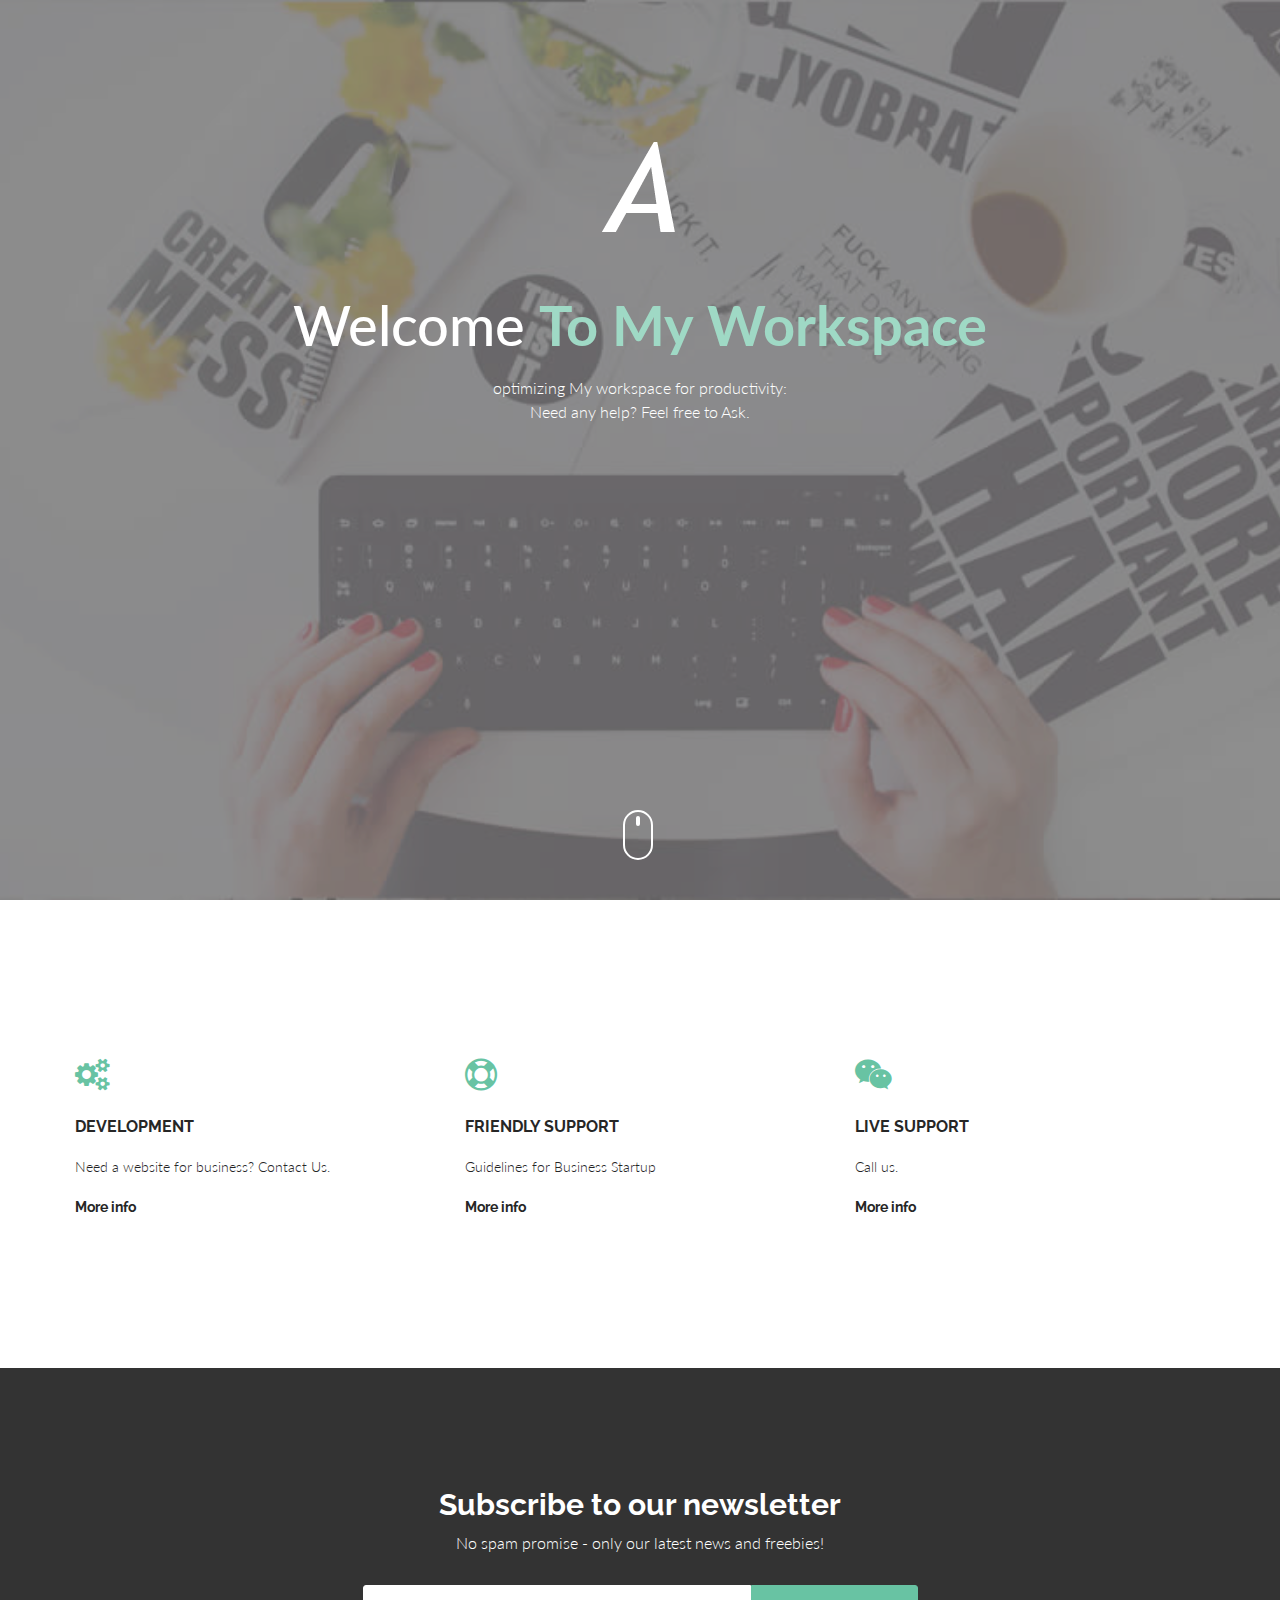
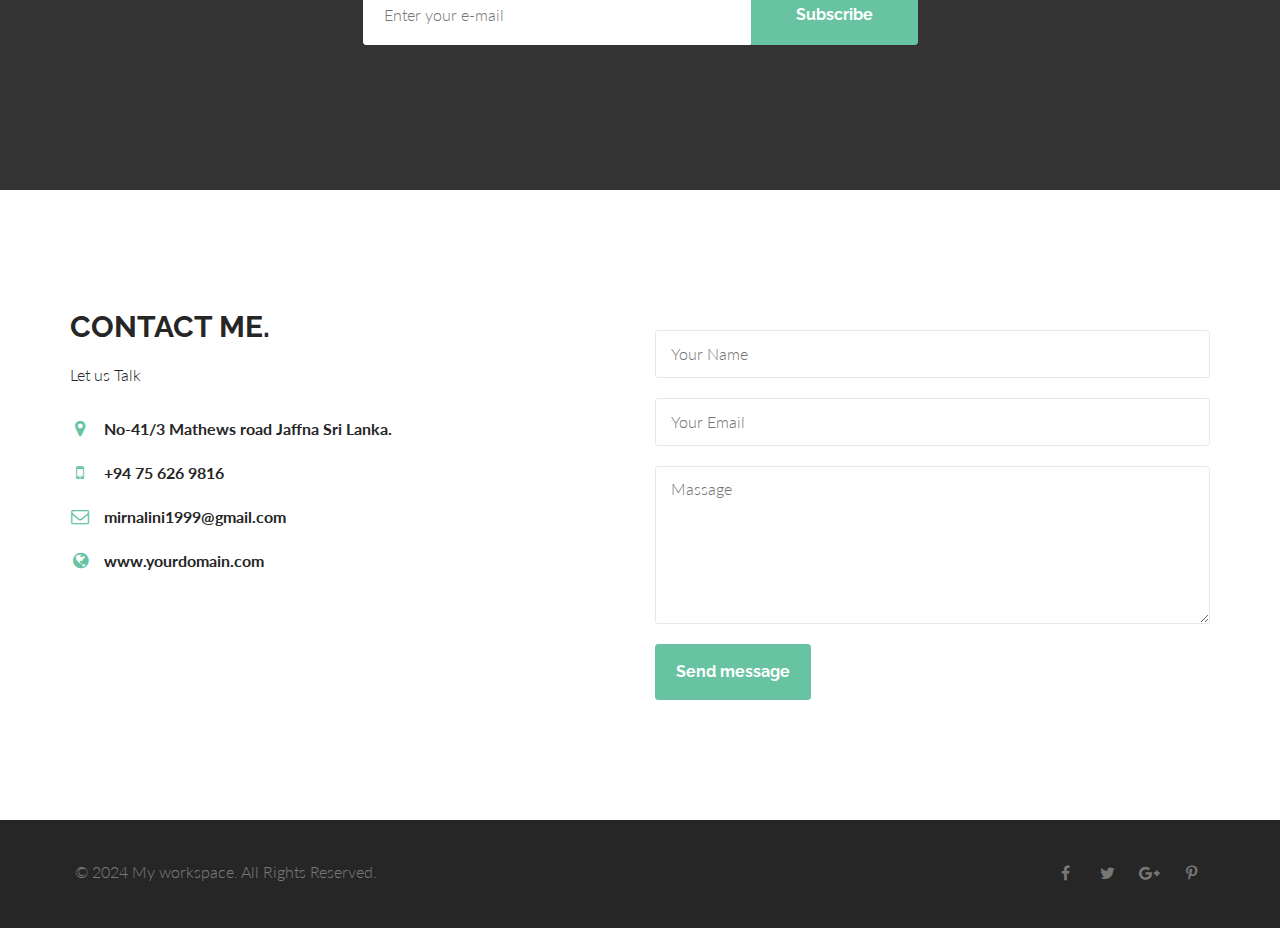
<file: active/index.html>
<!DOCTYPE html>


<html lang="en-US">
<head>
	<meta charset="UTF-8">
	 <link rel="shortcut icon" href="images/favicon.ico" type="image/x-icon">
	<title>Mirnalini - My work</title>

	<!-- Main CSS file -->
	<link rel="stylesheet" href="css/style.css" />

	<!-- HTML5 Shim and Respond.js IE8 support of HTML5 elements and media queries -->
	<!-- WARNING: Respond.js doesn't work if you view the page via file:// -->
	<!--[if lt IE 9]>
	  <script src="https://oss.maxcdn.com/libs/html5shiv/3.7.0/html5shiv.js"></script>
	  <script src="https://oss.maxcdn.com/libs/respond.js/1.4.2/respond.min.js"></script>
	<![endif]-->

</head>
<body>

	<!-- PRELOADER -->
	<div id="st-preloader">
		<div id="pre-status">
			<div class="preload-placeholder"></div>
		</div>
	</div>
	<!-- /PRELOADER -->

	<!-- HEADER -->
	<header class="st-header st-fullHeight">
		<div class="header-overlay"></div><!-- /HEADER OVERLY -->
		<div class="container">
			<div class="row">
				<div class="col-md-12 text-center st-header-content">
					<div class="logo"><a href=""><img src="images/logo.png" alt="Desktop/mirnalinicv.io/index.html"></a></div>
					<div class="st-header-title">
						<h2>Welcome <span>To My Workspace</span></h2>
						<p>optimizing My workspace for productivity: <br /> Need any help? Feel free to Ask.</p>
					</div>
				</div>
			</div>
		</div>
		<a href="#service" class="mouse-icon hidden-xs">
			<div class="wheel"></div>
		</a>
	</header>
	<!-- /HEADER -->

	<!-- SERVICE ICONS -->
	<section id="service" class="service-icons">
		<div class="container">
			<div class="row">
				<div class="col-sm-4 st-service-box">
					<span><i class="fa fa-cogs"></i></span>
					<h3 class="text-uppercase">Development</h3>
					<p>Need a website for business? Contact Us.</p>
					<a href="#">More info</a>
				</div>

				<div class="col-sm-4 st-service-box">
					<span><i class="fa fa-life-ring"></i></span>
					<h3 class="text-uppercase">Friendly Support</h3>
					<p>Guidelines for Business Startup </p>
					<a href="#">More info</a>
				</div>

				<div class="col-sm-4 st-service-box">
					<span><i class="fa fa-weixin"></i></span>
					<h3 class="text-uppercase">Live Support</h3>
					<p>Call us.</p>
					<a href="#">More info</a>
				</div>
			</div>
		</div>
	</section>
	<!-- /SERVICE ICONS -->

	<!-- SUBSCRIBE -->
	<section class="subscribe">
		<div class="color-overlay"></div><!-- /COLOR OVERLY -->
		<div class="container">
			<div class="row">
				<div class="col-md-6 col-md-offset-3 subscribe-form">
					<div class="st-subscribe-title text-center">
						<h3>Subscribe to our newsletter</h3>
						<p>No spam promise - only our latest news and freebies!</p>
					</div>
					<!-- FORM -->
					<form id="subscribe">
						<input type="email" value="" name="subscribe-email" id="st-email" placeholder="Enter your e-mail">
						<input type="submit" name="subscribe-submit" value="Subscribe">
						<label for="st-email" class="st-subscribe-message"></label>
					</form>
					<!-- /FORM -->
				</div>
			</div>
		</div>
	</section>
	<!-- /SUBSCRIBE -->

	<!-- CONTACT -->
	<section class="contact">
		<div class="container">
			<div class="row">
				<div class="col-sm-6 contact-info">
					<h2 class="contact-title text-uppercase">Contact Me.</h2>
					<p class="contact-content">Let us Talk</p>
					<p class="st-address"><i class="fa fa-map-marker"></i> <strong>No-41/3 Mathews road Jaffna Sri Lanka.</strong></p>
					<p class="st-phone"><i class="fa fa-mobile"></i> <strong>+94 75 626 9816</strong></p>
					<p class="st-email"><i class="fa fa-envelope-o"></i> <strong>mirnalini1999@gmail.com</strong></p>
					<p class="st-website"><i class="fa fa-globe"></i> <strong>www.yourdomain.com</strong></p>
				</div>
				<div class="col-sm-6 contact-form">
					<div class="st-contact-message">

					</div>
					<form id="" name="contact-form" method="post" action="" >
						<input type="text" name="name" required="required" id="contact-name" placeholder="Your Name">
						<input type="email" name="email" required="required" id="contact-email" placeholder="Your Email">
						<textarea placeholder="Massage" name="message" required="required" id="contact-message" cols="70" rows="6"></textarea>
						<input type="submit" value="Send message" name="contact-submit">
					</form>
				</div>
			</div>
		</div>
	</section>
	<!-- /CONTACT -->

	<!-- FOOTER -->
	<footer class="footer">
		<div class="container">
			<div class="row">
				<!-- SOCIAL ICONS -->
				<div class="col-sm-6 col-sm-push-6 social-icons">
					<a href=""><i class="fa fa-facebook"></i></a>
					<a href=""><i class="fa fa-twitter"></i></a>
					<a href=""><i class="fa fa-google-plus"></i></a>
					<a href=""><i class="fa fa-pinterest-p"></i></a>
				</div>
				<!-- /SOCIAL ICONS -->
				<div class="col-sm-6 col-sm-pull-6 copyright">
					<p>&copy; 2024 <a href="http://templatestock.co">My workspace</a>. All Rights Reserved.</p>
				</div>
			</div>
		</div>
	</footer>
	<!-- /FOOTER -->

	<!-- JS -->
	<script type="text/javascript" src="js/jquery.min.js"></script><!-- jQuery -->
	<script type="text/javascript" src="js/bootstrap.min.js"></script><!-- Bootstrap -->
	<script type="text/javascript" src="js/jquery.parallax.js"></script><!-- Parallax -->
	<script type="text/javascript" src="js/smoothscroll.js"></script><!-- Smooth Scroll -->
	<script type="text/javascript" src="js/scripts.js"></script><!-- Scripts -->

</body>
</html>
</file>
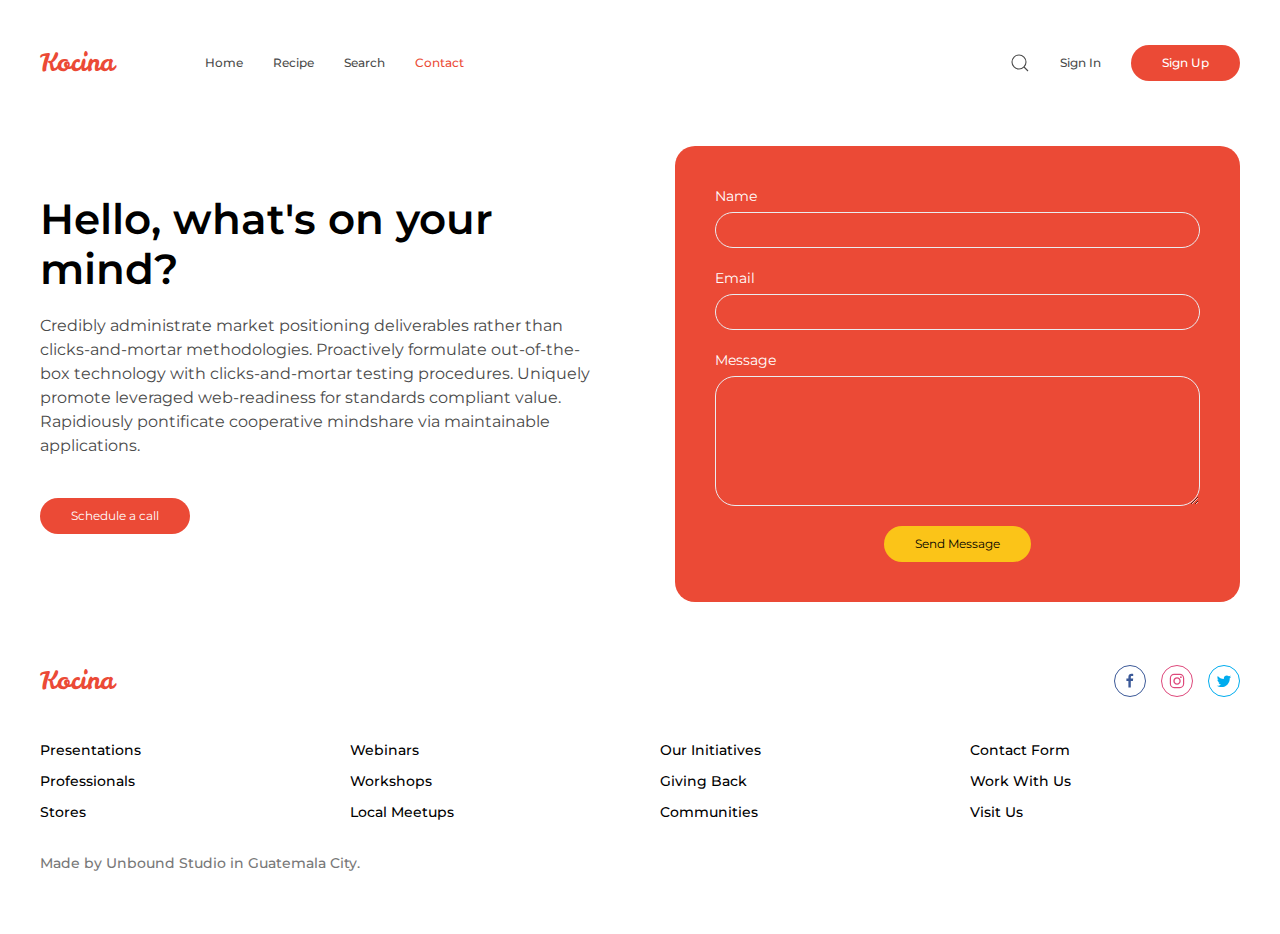
<file: cooking/contact.html>
<!DOCTYPE html>
<html lang="en-gb" dir="ltr">

<head>
    <meta charset="utf-8">
    <meta name="viewport" content="width=device-width, initial-scale=1">
    <title>Kocima | Cooking Recipe HTML Template</title>
    <link rel="shortcut icon" type="image/png" href="img/favicon.png">
    <link href="https://fonts.googleapis.com/css?family=Montserrat:400,500,600&display=swap" rel="stylesheet">
    <link href="https://fonts.googleapis.com/css?family=Leckerli+One&display=swap" rel="stylesheet">
    <link rel="stylesheet" href="css/main.css" />
    <script src="js/uikit.js"></script>
</head>

<body>

    <nav class="uk-navbar-container uk-letter-spacing-small">
        <div class="uk-container">
            <div class="uk-position-z-index" data-uk-navbar>
                <div class="uk-navbar-left">
                    <a class="uk-navbar-item uk-logo" href="index.html">Kocina</a>
                    <ul class="uk-navbar-nav uk-visible@m uk-margin-large-left">
                        <li><a href="index.html">Home</a></li>
                        <li><a href="recipe.html">Recipe</a></li>
                        <li><a href="search.html">Search</a></li>
                        <li class="uk-active"><a href="contact.html">Contact</a></li>
                    </ul>
                </div>
                <div class="uk-navbar-right">
                    <div>
                        <a class="uk-navbar-toggle" data-uk-search-icon href="#"></a>
                        <div class="uk-drop uk-background-default" data-uk-drop="mode: click; pos: left-center; offset: 0">
                            <form class="uk-search uk-search-navbar uk-width-1-1">
                                <input class="uk-search-input uk-text-demi-bold" type="search" placeholder="Search..." autofocus>
                            </form>
                        </div>
                    </div>
                    <ul class="uk-navbar-nav uk-visible@m">
                        <li><a href="sign-in.html">Sign In</a></li>
                    </ul>
                    <div class="uk-navbar-item">
                        <div><a class="uk-button uk-button-primary" href="sign-up.html">Sign Up</a></div>
                    </div>
                    <a class="uk-navbar-toggle uk-hidden@m" href="#offcanvas" data-uk-toggle><span
          data-uk-navbar-toggle-icon></span></a>
                </div>
            </div>
        </div>
    </nav>

    <div class="uk-section uk-section-default uk-padding-remove-top">
        <div class="uk-container">
            <div class="uk-grid-large" data-uk-grid>
                <div class="uk-width-1-2@m uk-flex uk-flex-middle">
                    <div>
                        <h1 class="uk-margin-bottom">Hello, what's on your mind?</h1>
                        <p>Credibly administrate market positioning deliverables rather than clicks-and-mortar methodologies. Proactively formulate out-of-the-box technology with clicks-and-mortar testing procedures. Uniquely promote leveraged web-readiness
                            for standards compliant value. Rapidiously pontificate cooperative mindshare via maintainable applications.</p>
                        <a href="#" class="uk-button uk-button-primary uk-margin-top">Schedule a call</a>
                    </div>
                </div>
                <div class="uk-width-1-2@m">
                    <div class="uk-background-primary uk-border-rounded-large uk-light uk-padding uk-margin-top">
                        <form class="uk-form-stacked">
                            <div class="uk-margin-bottom">
                                <label class="uk-form-label" for="name">Name</label>
                                <div class="uk-form-controls">
                                    <input id="name" class="uk-input uk-border-pill" name="name" type="text" required>
                                </div>
                            </div>
                            <div class="uk-margin-bottom">
                                <label class="uk-form-label" for="_replyto">Email</label>
                                <div class="uk-form-controls">
                                    <input id="_replyto" class="uk-input uk-border-pill" name="_replyto" type="email" required>
                                </div>
                            </div>
                            <div class="uk-margin-bottom">
                                <label class="uk-form-label" for="message">Message</label>
                                <div class="uk-form-controls">
                                    <textarea id="message" class="uk-textarea uk-border-rounded-large" name="message" rows="5" minlength="10" required></textarea>
                                </div>
                            </div>
                            <div class="uk-text-center">
                                <input class="uk-button uk-button-warning uk-border-pill" type="submit" value="Send Message">
                            </div>
                        </form>
                    </div>
                </div>
            </div>
        </div>
    </div>

    <footer class="uk-section uk-section-default">
        <div class="uk-container uk-text-secondary uk-text-500">
            <div class="uk-child-width-1-2@s" data-uk-grid>
                <div>
                    <a href="#" class="uk-logo">Kocina</a>
                </div>
                <div class="uk-flex uk-flex-middle uk-flex-right@s">
                    <div data-uk-grid class="uk-child-width-auto uk-grid-small">
                        <div>
                            <a href="https://www.facebook.com/" data-uk-icon="icon: facebook; ratio: 0.8" class="uk-icon-button facebook" target="_blank"></a>
                        </div>
                        <div>
                            <a href="https://www.instagram.com/" data-uk-icon="icon: instagram; ratio: 0.8" class="uk-icon-button instagram" target="_blank"></a>
                        </div>
                        <div>
                            <a href="mailto:info@blacompany.com" data-uk-icon="icon: twitter; ratio: 0.8" class="uk-icon-button twitter" target="_blank"></a>
                        </div>
                    </div>
                </div>
            </div>
            <div class="uk-child-width-1-2@s uk-child-width-1-4@m" data-uk-grid>
                <div>
                    <ul class="uk-list uk-text-small">
                        <li><a class="uk-link-text" href="#">Presentations</a></li>
                        <li><a class="uk-link-text" href="#">Professionals</a></li>
                        <li><a class="uk-link-text" href="#">Stores</a></li>
                    </ul>
                </div>
                <div>
                    <ul class="uk-list uk-text-small">
                        <li><a class="uk-link-text" href="#">Webinars</a></li>
                        <li><a class="uk-link-text" href="#">Workshops</a></li>
                        <li><a class="uk-link-text" href="#">Local Meetups</a></li>
                    </ul>
                </div>
                <div>
                    <ul class="uk-list uk-text-small">
                        <li><a class="uk-link-text" href="#">Our Initiatives</a></li>
                        <li><a class="uk-link-text" href="#">Giving Back</a></li>
                        <li><a class="uk-link-text" href="#">Communities</a></li>
                    </ul>
                </div>
                <div>
                    <ul class="uk-list uk-text-small">
                        <li><a class="uk-link-text" href="#">Contact Form</a></li>
                        <li><a class="uk-link-text" href="#">Work With Us</a></li>
                        <li><a class="uk-link-text" href="#">Visit Us</a></li>
                    </ul>
                </div>
            </div>
            <div class="uk-margin-medium-top uk-text-small uk-text-muted">
                <div>Made by <a class="uk-link-muted" href="https://unbound.studio/" target="_blank">Unbound Studio</a> in Guatemala City.</div>
            </div>
        </div>
    </footer>

    <div id="offcanvas" data-uk-offcanvas="flip: true; overlay: true">
        <div class="uk-offcanvas-bar">
            <a class="uk-logo" href="index.html">Kocina</a>
            <button class="uk-offcanvas-close" type="button" data-uk-close="ratio: 1.2"></button>
            <ul class="uk-nav uk-nav-primary uk-nav-offcanvas uk-margin-medium-top uk-text-center">
                <li><a href="index.html">Home</a></li>
                <li><a href="recipe.html">Recipe</a></li>
                <li><a href="search.html">Search</a></li>
                <li class="uk-active"><a href="contact.html">Contact</a></li>
                <li><a href="sign-in.html">Sign In</a></li>
                <li><a href="sign-up.html">Sign Up</a></li>
            </ul>
            <div class="uk-margin-medium-top">
                <a class="uk-button uk-width-1-1 uk-button-primary" href="sign-up.html">Sign Up</a>
            </div>
            <div class="uk-margin-medium-top uk-text-center">
                <div data-uk-grid class="uk-child-width-auto uk-grid-small uk-flex-center">
                    <div>
                        <a href="https://twitter.com/" data-uk-icon="icon: twitter" class="uk-icon-link" target="_blank"></a>
                    </div>
                    <div>
                        <a href="https://www.facebook.com/" data-uk-icon="icon: facebook" class="uk-icon-link" target="_blank"></a>
                    </div>
                    <div>
                        <a href="https://www.instagram.com/" data-uk-icon="icon: instagram" class="uk-icon-link" target="_blank"></a>
                    </div>
                    <div>
                        <a href="https://vimeo.com/" data-uk-icon="icon: vimeo" class="uk-icon-link" target="_blank"></a>
                    </div>
                </div>
            </div>
        </div>
    </div>

</body>

</html>
</file>
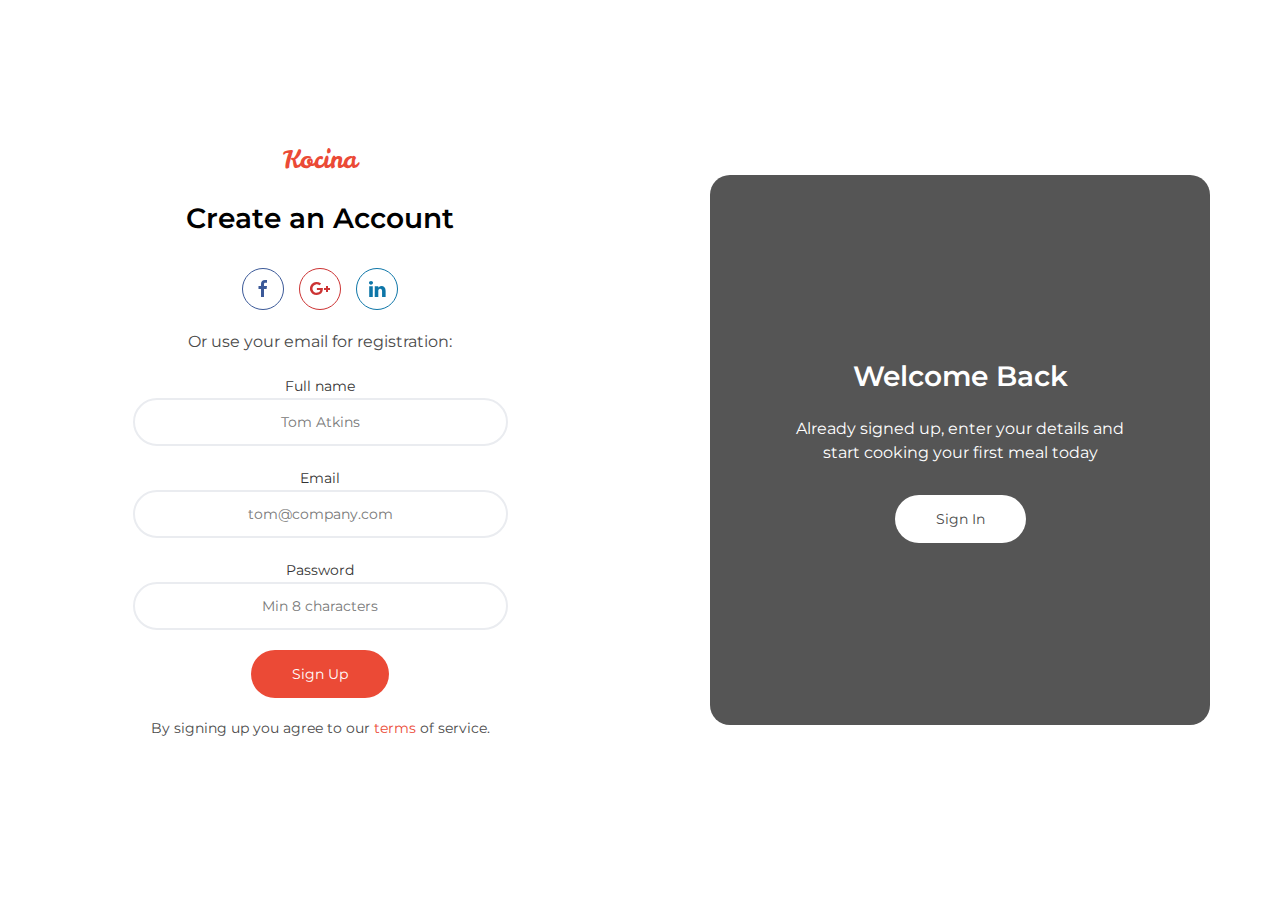
<file: cooking/sign-up.html>
<!DOCTYPE html>
<html lang="en-gb" dir="ltr">

<head>
    <meta charset="utf-8">
    <meta name="viewport" content="width=device-width, initial-scale=1">
    <title>Kocina | Courses and Events HTML Template</title>
    <link rel="shortcut icon" type="image/png" href="img/favicon.png">
    <link href="https://fonts.googleapis.com/css?family=Montserrat:400,500,600&display=swap" rel="stylesheet">
    <link href="https://fonts.googleapis.com/css?family=Leckerli+One&display=swap" rel="stylesheet">
    <link rel="stylesheet" href="css/main.css" />
    <script src="js/uikit.js"></script>
</head>

<body>

    <div class="uk-grid-collapse" data-uk-grid>
        <div class="uk-width-1-2@m uk-padding-large uk-flex uk-flex-middle uk-flex-center" data-uk-height-viewport>
            <div class="uk-width-3-4@s">
                <div class="uk-text-center uk-margin-bottom">
                    <a class="uk-logo uk-text-primary uk-text-bold" href="index.html">Kocina</a>
                </div>
                <div class="uk-text-center uk-margin-medium-bottom">
                    <h1 class="uk-h2 uk-letter-spacing-small">Create an Account</h1>
                </div>
                <div data-uk-grid class="uk-child-width-auto uk-grid-small uk-flex uk-flex-center uk-margin">
                    <div>
                        <a href="#" data-uk-icon="icon: facebook" class="uk-icon-button uk-icon-button-large facebook"></a>
                    </div>
                    <div>
                        <a href="#" data-uk-icon="icon: google-plus" class="uk-icon-button uk-icon-button-large google-plus"></a>
                    </div>
                    <div>
                        <a href="#" data-uk-icon="icon: linkedin" class="uk-icon-button uk-icon-button-large linkedin"></a>
                    </div>
                </div>
                <div class="uk-text-center uk-margin">
                    <p class="uk-margin-remove">Or use your email for registration:</p>
                </div>
                <form class="uk-text-center">
                    <div class="uk-width-1-1 uk-margin">
                        <label class="uk-form-label" for="name">Full name</label>
                        <input id="name" class="uk-input uk-form-large uk-border-pill uk-text-center" type="text" placeholder="Tom Atkins">
                    </div>
                    <div class="uk-width-1-1 uk-margin">
                        <label class="uk-form-label" for="email">Email</label>
                        <input id="email" class="uk-input uk-form-large uk-border-pill uk-text-center" type="email" placeholder="tom@company.com">
                    </div>
                    <div class="uk-width-1-1 uk-margin">
                        <label class="uk-form-label" for="password">Password</label>
                        <input id="password" class="uk-input uk-form-large uk-border-pill uk-text-center" type="password" placeholder="Min 8 characters">
                    </div>
                    <div class="uk-width-1-1 uk-text-center">
                        <button class="uk-button uk-button-primary uk-button-large">Sign Up</button>
                    </div>
                    <div class="uk-width-1-1 uk-margin uk-text-center">
                        <p class="uk-text-small uk-margin-remove">By signing up you agree to our <a class="uk-link-border" href="#">terms</a> of service.</p>
                    </div>
                </form>
            </div>
        </div>
        <div class="uk-width-1-2@m uk-padding-large uk-flex uk-flex-middle uk-flex-center uk-light" data-uk-height-viewport>
            <div class="uk-background-cover uk-background-norepeat uk-background-blend-overlay uk-background-overlay 
      uk-border-rounded-large uk-width-1-1 uk-height-xlarge uk-flex uk-flex-middle uk-flex-center" style="background-image: url(https://source.unsplash.com/2wq0ReWAM8I/600x600);">
                <div class="uk-padding-large">
                    <div class="uk-text-center">
                        <h2 class="uk-letter-spacing-small">Welcome Back</h2>
                    </div>
                    <div class="uk-margin-top uk-margin-medium-bottom uk-text-center">
                        <p>Already signed up, enter your details and start cooking your first meal today</p>
                    </div>
                    <div class="uk-width-1-1 uk-text-center">
                        <a href="sign-in.html" class="uk-button uk-button-primary uk-button-large">Sign In</a>
                    </div>
                </div>
            </div>
        </div>
    </div>

</body>

</html>
</file>
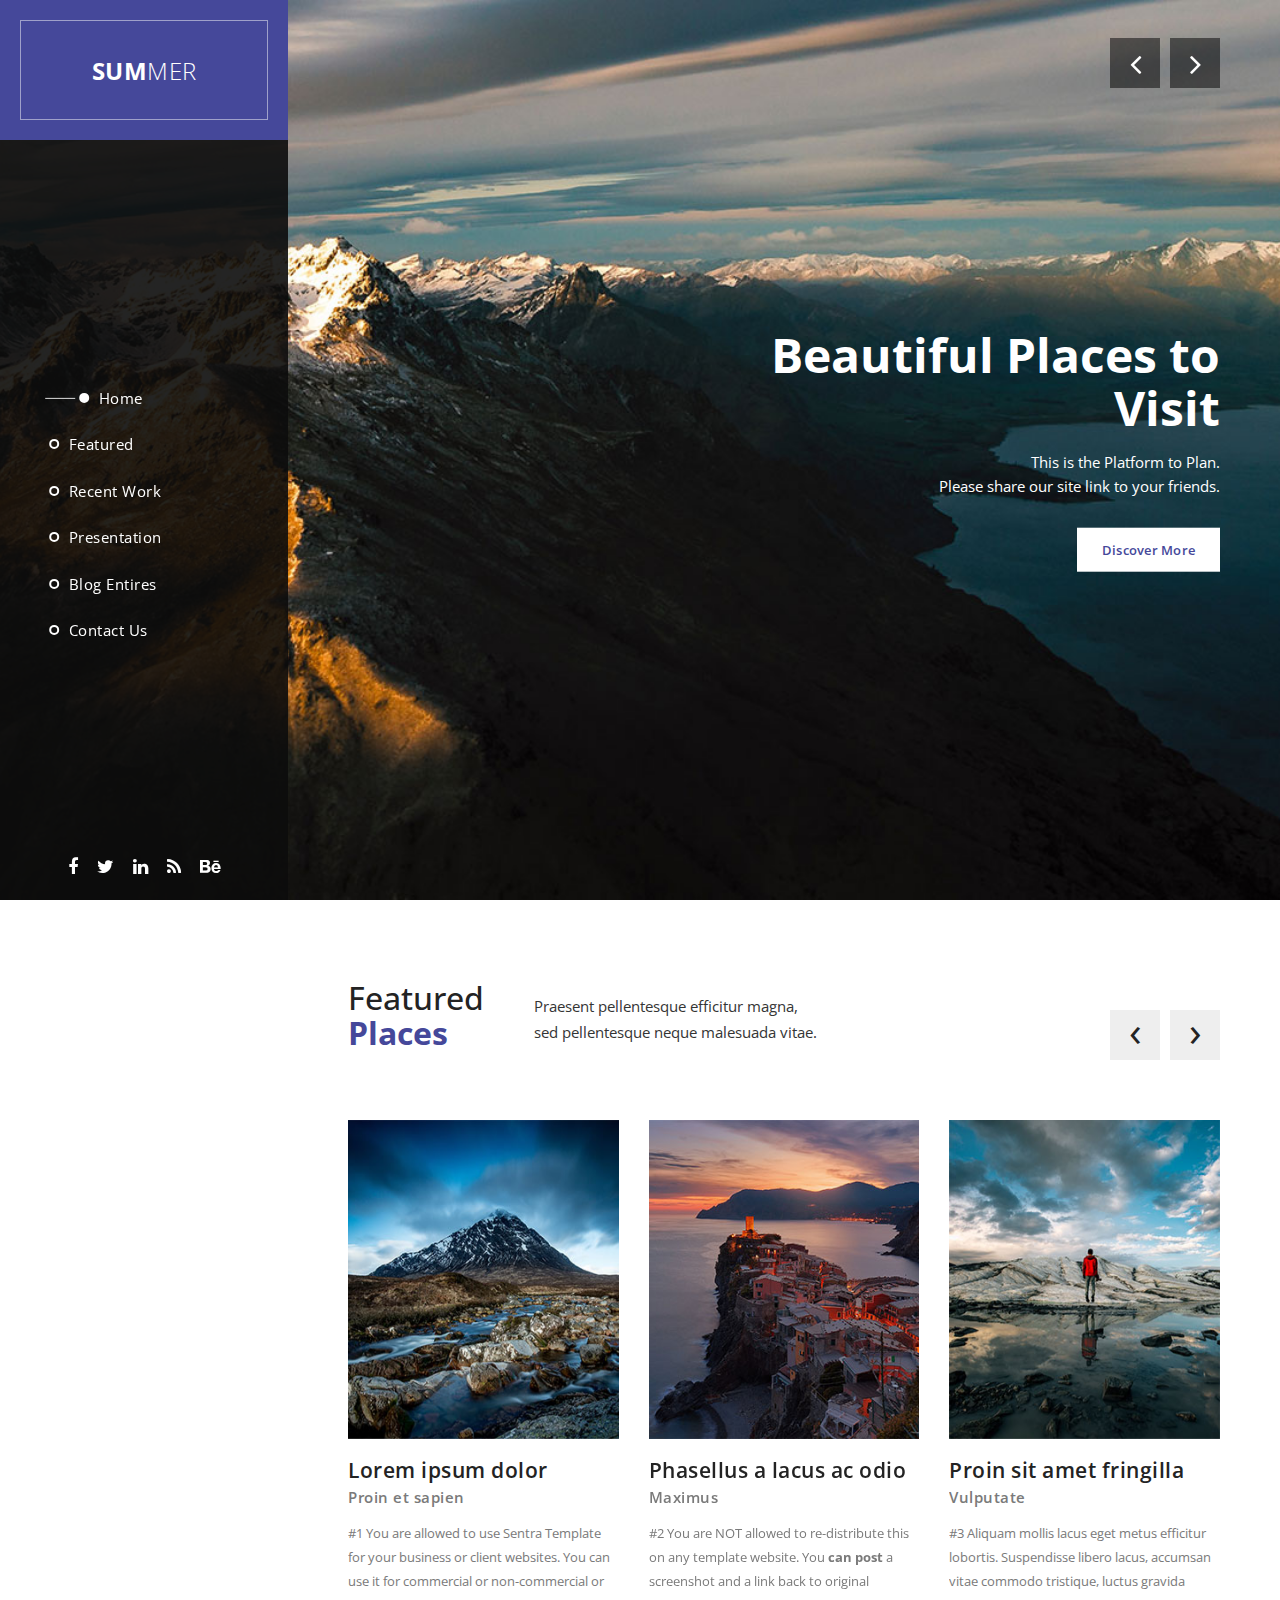
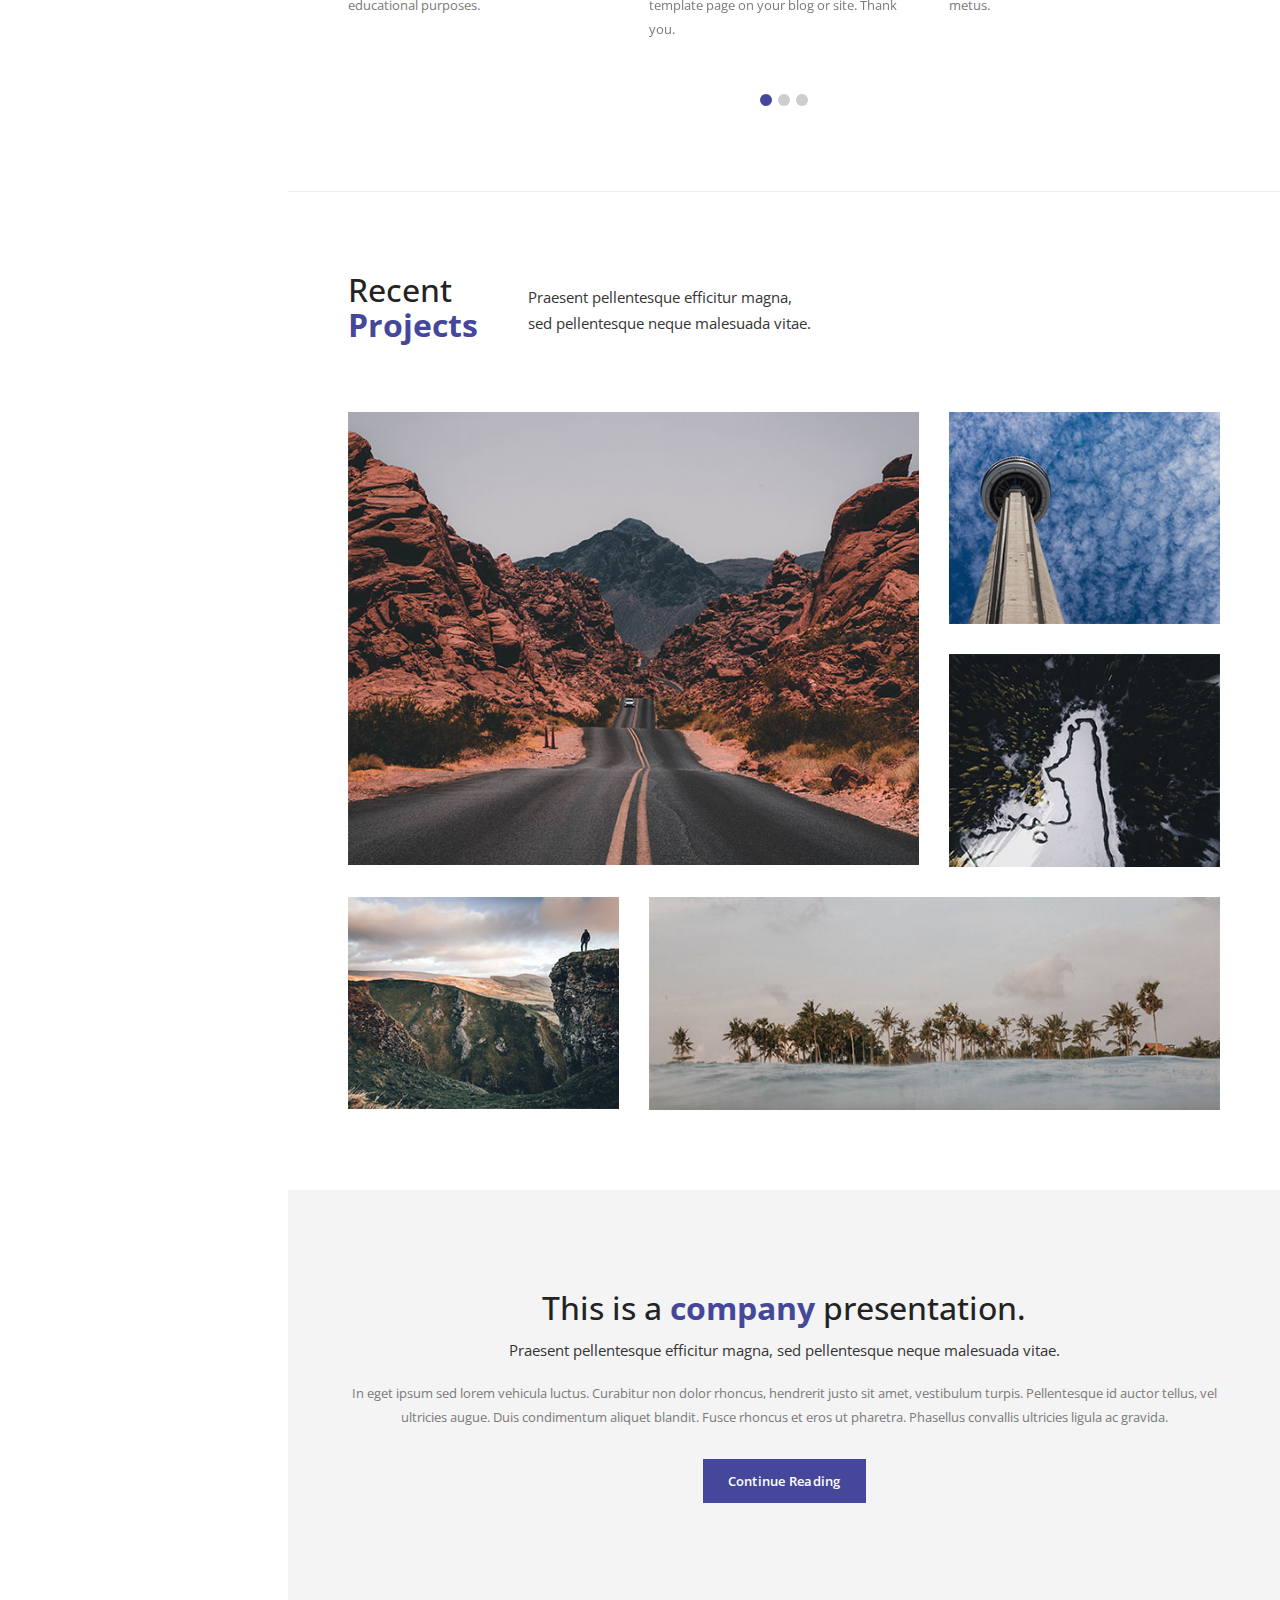
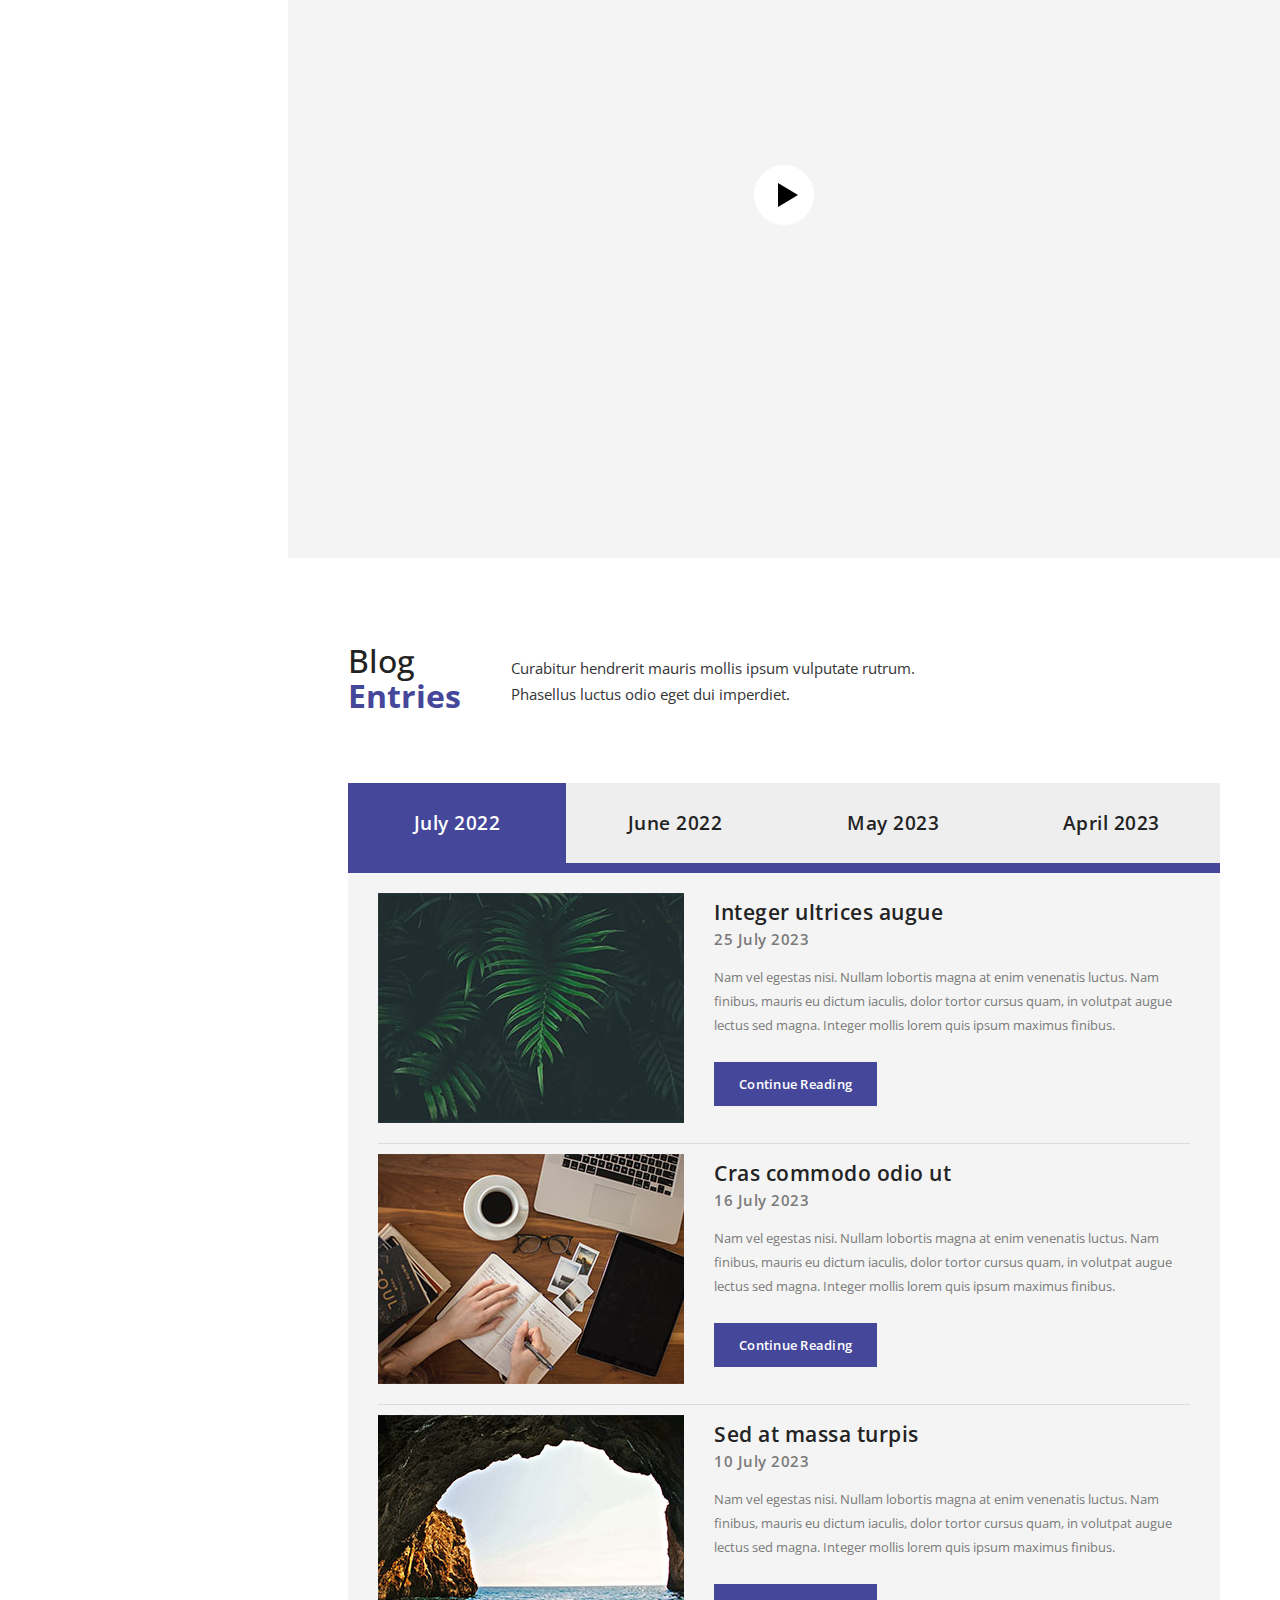
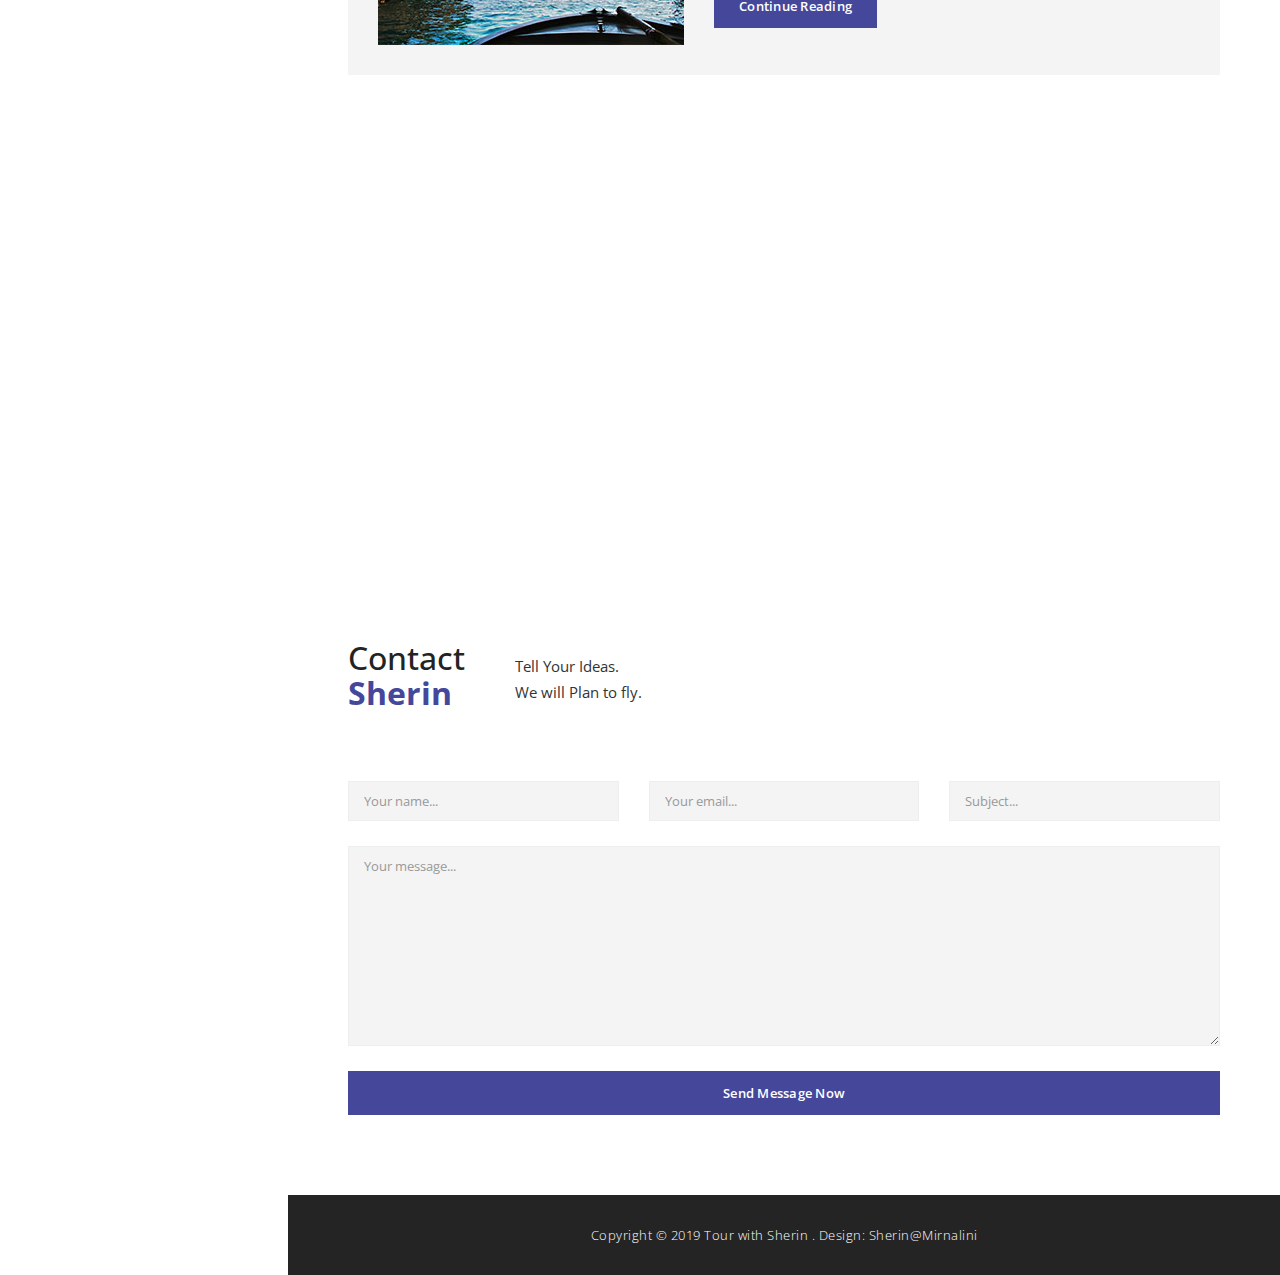
<file: santa/index1.html>
<!DOCTYPE html>
<html>
    <head>
        <meta charset="utf-8">
        <meta http-equiv="X-UA-Compatible" content="IE=edge,chrome=1">
        <title>Summer </title>

<!--



-->
        <meta name="description" content="">
        <meta name="viewport" content="width=device-width, initial-scale=1">
        <link rel="apple-touch-icon" href="apple-touch-icon.png">

        <link rel="stylesheet" href="css/bootstrap.min.css">
        <link rel="stylesheet" href="css/bootstrap-theme.min.css">
        <link rel="stylesheet" href="css/fontAwesome.css">
        <link rel="stylesheet" href="css/light-box.css">
        <link rel="stylesheet" href="css/owl-carousel.css">
        <link rel="stylesheet" href="css/templatemo-style.css">

        <link href="https://fonts.googleapis.com/css?family=Open+Sans:300,400,600,700,800" rel="stylesheet">

        <script src="js/vendor/modernizr-2.8.3-respond-1.4.2.min.js"></script>
    </head>

<body>



        <header class="nav-down responsive-nav hidden-lg hidden-md">
            <button type="button" id="nav-toggle" class="navbar-toggle" data-toggle="collapse" data-target="#main-nav">
                <span class="sr-only">Toggle navigation</span>
                <span class="icon-bar"></span>
                <span class="icon-bar"></span>
                <span class="icon-bar"></span>
            </button>
            <!--/.navbar-header-->
            <div id="main-nav" class="collapse navbar-collapse">
                <nav>
                    <ul class="nav navbar-nav">
                        <li><a href="#top">Home</a></li>
                        <li><a href="#featured">Featured</a></li>
                        <li><a href="#projects">Recent Projects</a></li>
                        <li><a href="#video">Presentation</a></li>
                        <li><a href="#blog">Blog Entries</a></li>
                        <li><a href="#contact">Contact Us</a></li>
                    </ul>
                </nav>
            </div>
        </header>

        <div class="sidebar-navigation hidde-sm hidden-xs">
            <div class="logo">
                <a href="#">Sum<em>mer</em></a>
            </div>
            <nav>
                <ul>
                    <li>
                        <a href="#top">
                            <span class="rect"></span>
                            <span class="circle"></span>
                            Home
                        </a>
                    </li>
                    <li>
                        <a href="#featured">
                            <span class="rect"></span>
                            <span class="circle"></span>
                            Featured
                        </a>
                    </li>
                    <li>
                        <a href="#projects">
                            <span class="rect"></span>
                            <span class="circle"></span>
                            Recent Work
                        </a>
                    </li>
                    <li>
                        <a href="#video">
                            <span class="rect"></span>
                            <span class="circle"></span>
                            Presentation
                        </a>
                    </li>
                    <li>
                        <a href="#blog">
                            <span class="rect"></span>
                            <span class="circle"></span>
                            Blog Entires
                        </a>
                    </li>
                    <li>
                        <a href="#contact">
                            <span class="rect"></span>
                            <span class="circle"></span>
                            Contact Us
                        </a>
                    </li>
                </ul>
            </nav>
            <ul class="social-icons">
                <li><a href="#"><i class="fa fa-facebook"></i></a></li>
                <li><a href="#"><i class="fa fa-twitter"></i></a></li>
                <li><a href="#"><i class="fa fa-linkedin"></i></a></li>
                <li><a href="#"><i class="fa fa-rss"></i></a></li>
                <li><a href="#"><i class="fa fa-behance"></i></a></li>
            </ul>
        </div>

        <div class="slider">
            <div class="Modern-Slider content-section" id="top">
                <!-- Item -->
                <div class="item item-1">
                    <div class="img-fill">
                    <div class="image"></div>
                    <div class="info">
                        <div>
                          <h1>Beautiful Places to<br>Visit</h1>
                          <p>This is the Platform to Plan.<br>
                          	Please share our site link to your friends.</p>
                          <div class="white-button button">
                              <a href="#featured">Discover More</a>
                          </div>
                        </div>
                        </div>
                    </div>
                </div>
                <!-- // Item -->
                <!-- Item -->
                <div class="item item-2">
                    <div class="img-fill">
                        <div class="image"></div>
                        <div class="info">
                        <div>
                          <h1>Please tell <br>your friends</h1>
                          <p>Support us by sharing a link to your friends.
							<br>Thank you for choosing us.</p>

                          <div class="white-button button">
                              <a href="#featured">Share More</a>
                          </div>
                        </div>
                        </div>
                    </div>
                </div>
                <!-- // Item -->
                <!-- Item -->
                <div class="item item-3">
                    <div class="img-fill">
                        <div class="image"></div>
                        <div class="info">
                        <div>
                          <h1>Plan Your<br>Trip</h1>
                          <p>Are you Planning to go out ?<br> Set a plan.</p>

                          <div class="white-button button">
                              <a href="#featured">Learn More</a>
                          </div>
                        </div>
                        </div>
                    </div>
                </div>
                <!-- // Item -->
            </div>
        </div>


        <div class="page-content">
            <section id="featured" class="content-section">
                <div class="section-heading">
                    <h1>Featured<br><em>Places</em></h1>
                    <p>Praesent pellentesque efficitur magna,
                    <br>sed pellentesque neque malesuada vitae.</p>
                </div>
                <div class="section-content">
                    <div class="owl-carousel owl-theme">
                        <div class="item">
                            <div class="image">
                                <img src="img/featured_1.jpg" alt="">
                                <div class="featured-button button">
                                    <a href="#projects">Continue Reading</a>
                                </div>
                            </div>
                            <div class="text-content">
                                <h4>Lorem ipsum dolor</h4>
                                <span>Proin et sapien</span>
                                <p>#1 You are allowed to use Sentra Template for your business or client websites. You can use it for commercial or non-commercial or educational purposes.</p>
                            </div>
                        </div>
                        <div class="item">
                            <div class="image">
                                <img src="img/featured_2.jpg" alt="">
                                <div class="featured-button button">
                                    <a href="#projects">Continue Reading</a>
                                </div>
                            </div>
                            <div class="text-content">
                                <h4>Phasellus a lacus ac odio</h4>
                                <span>Maximus</span>
                                <p>#2 You are NOT allowed to re-distribute this on any template website. You <strong>can post</strong> a screenshot and a link back to original template page on your blog or site. Thank you.</p>
                            </div>
                        </div>
                        <div class="item">
                            <div class="image">
                                <img src="img/featured_3.jpg" alt="">
                                <div class="featured-button button">
                                    <a href="#projects">Continue Reading</a>
                                </div>
                            </div>
                            <div class="text-content">
                                <h4>Proin sit amet fringilla</h4>
                                <span>Vulputate</span>
                                <p>#3 Aliquam mollis lacus eget metus efficitur lobortis. Suspendisse libero lacus, accumsan vitae commodo tristique, luctus gravida metus.</p>
                            </div>
                        </div>
                        <div class="item">
                            <div class="image">
                                <img src="img/featured_2.jpg" alt="">
                                <div class="featured-button button">
                                    <a href="#projects">Continue Reading</a>
                                </div>
                            </div>
                            <div class="text-content">
                                <h4>In volutpat augue lectus</h4>
                                <span>Elementum</span>
                                <p>#4 Aliquam mollis lacus eget metus efficitur lobortis. Suspendisse libero lacus, accumsan vitae commodo tristique, luctus gravida metus.</p>
                            </div>
                        </div>
                        <div class="item">
                            <div class="image">
                                <img src="img/featured_1.jpg" alt="">
                                <div class="featured-button button">
                                    <a href="#projects">Continue Reading</a>
                                </div>
                            </div>
                            <div class="text-content">
                                <h4>Cras commodo odio</h4>
                                <span>Aliquam</span>
                                <p>#5 Mauris lacinia pretium libero, ut tincidunt lacus molestie ornare. Phasellus a facilisis erat. Praesent eleifend nibh mauris, quis sodales lorem convallis pulvinar.</p>
                            </div>
                        </div>
                        <div class="item">
                            <div class="image">
                                <img src="img/featured_3.jpg" alt="">
                                <div class="featured-button button">
                                    <a href="#projects">Continue Reading</a>
                                </div>
                            </div>
                            <div class="text-content">
                                <h4>Sed at massa turpis</h4>
                                <span>Curabitur</span>
                                <p>#6 Vestibulum tincidunt ornare ligula vel molestie. Curabitur hendrerit mauris mollis ipsum vulputate rutrum. Phasellus luctus odio eget dui imperdiet.</p>
                            </div>
                        </div>
                        <div class="item">
                            <div class="image">
                                <img src="img/featured_2.jpg" alt="">
                                <div class="featured-button button">
                                    <a href="#projects">Continue Reading</a>
                                </div>
                            </div>
                            <div class="text-content">
                                <h4>Aliquam mollis lacus</h4>
                                <span>Suspendisse</span>
                                <p>#7 Suspendisse suscipit nulla sed nisl fermentum, auctor suscipit nunc rhoncus. Proin faucibus metus diam, nec hendrerit purus pharetra in.</p>
                            </div>
                        </div>
                        <div class="item">
                            <div class="image">
                                <img src="img/featured_1.jpg" alt="">
                                <div class="featured-button button">
                                    <a href="#projects">Continue Reading</a>
                                </div>
                            </div>
                            <div class="text-content">
                                <h4>Mauris lacinia pretium</h4>
                                <span>Vestibulum</span>
                                <p>#8 Suspendisse suscipit nulla sed nisl fermentum, auctor suscipit nunc rhoncus. Proin faucibus metus diam, nec hendrerit purus pharetra in.</p>
                            </div>
                        </div>
                        <div class="item">
                            <div class="image">
                                <img src="img/featured_3.jpg" alt="">
                                <div class="featured-button button">
                                    <a href="#projects">Continue Reading</a>
                                </div>
                            </div>
                            <div class="text-content">
                                <h4>Proin sit amet fringilla erat</h4>
                                <span>Convallis</span>
                                <p>#9 Suspendisse suscipit nulla sed nisl fermentum, auctor suscipit nunc rhoncus. Proin faucibus metus diam, nec hendrerit purus pharetra in.</p>
                            </div>
                        </div>
                    </div>
                </div>
            </section>
            <section id="projects" class="content-section">
                <div class="section-heading">
                    <h1>Recent<br><em>Projects</em></h1>
                    <p>Praesent pellentesque efficitur magna,
                    <br>sed pellentesque neque malesuada vitae.</p>
                </div>
                <div class="section-content">
                    <div class="masonry">
                        <div class="row">
                            <div class="item">
                                <div class="col-md-8">
                                    <a href="img/portfolio_big_1.jpg" data-lightbox="image"><img src="img/portfolio_1.jpg" alt="image 1"></a>
                                </div>
                            </div>
                            <div class="item second-item">
                                <div class="col-md-4">
                                    <a href="img/portfolio_big_2.jpg" data-lightbox="image"><img src="img/portfolio_2.jpg" alt="image 2"></a>
                                </div>
                            </div>
                            <div class="item">
                                <div class="col-md-4">
                                    <a href="img/portfolio_big_3.jpg" data-lightbox="image"><img src="img/portfolio_3.jpg" alt="image 3"></a>
                                </div>
                            </div>
                            <div class="item">
                                <div class="col-md-4">
                                    <a href="img/portfolio_big_4.jpg" data-lightbox="image"><img src="img/portfolio_4.jpg" alt="image 4"></a>
                                </div>
                            </div>
                            <div class="item">
                                <div class="col-md-8">
                                    <a href="img/portfolio_big_5.jpg" data-lightbox="image"><img src="img/portfolio_5.jpg" alt="image 5"></a>
                                </div>
                            </div>
                        </div>
                    </div>
                </div>
            </section>
            <section id="video" class="content-section">
                <div class="row">
                    <div class="col-md-12">
                        <div class="section-heading">
                            <h1>This is a <em>company</em> presentation.</h1>
                            <p>Praesent pellentesque efficitur magna, sed pellentesque neque malesuada vitae.</p>
                        </div>
                        <div class="text-content">
                            <p>In eget ipsum sed lorem vehicula luctus. Curabitur non dolor rhoncus, hendrerit justo sit amet, vestibulum turpis. Pellentesque id auctor tellus, vel ultricies augue. Duis condimentum aliquet blandit. Fusce rhoncus et eros ut pharetra. Phasellus convallis ultricies ligula ac gravida.</p>
                        </div>
                        <div class="accent-button button">
                            <a href="#blog">Continue Reading</a>
                        </div>
                    </div>
                    <div class="col-md-12">
                        <div class="box-video">
                            <div class="bg-video" style="background-image: url(https://unsplash.imgix.net/photo-1425036458755-dc303a604201?fit=crop&fm=jpg&q=75&w=1000);">
                                <div class="bt-play">Play</div>
                            </div>
                            <div class="video-container">
                                <iframe width="100%" height="520" src="https://www.youtube.com/embed/j-_7Ub-Zkow?rel=0&amp;showinfo=0" frameborder="0" allowfullscreen="allowfullscreen"></iframe>
                            </div>
                        </div>
                    </div>
                </div>
            </section>
            <section id="blog" class="content-section">
                <div class="section-heading">
                    <h1>Blog<br><em>Entries</em></h1>
                    <p>Curabitur hendrerit mauris mollis ipsum vulputate rutrum.
                    <br>Phasellus luctus odio eget dui imperdiet.</p>
                </div>
                <div class="section-content">
                    <div class="tabs-content">
                        <div class="wrapper">
                            <ul class="tabs clearfix" data-tabgroup="first-tab-group">
                              <li><a href="#tab1" class="active">July 2022</a></li>
                              <li><a href="#tab2">June 2022</a></li>
                              <li><a href="#tab3">May 2023</a></li>
                              <li><a href="#tab4">April 2023</a></li>
                            </ul>
                            <section id="first-tab-group" class="tabgroup">
                                <div id="tab1">
                                    <ul>
                                        <li>
                                            <div class="item">
                                                <img src="img/blog_1.jpg" alt="">
                                                <div class="text-content">
                                                    <h4>Integer ultrices augue</h4>
                                                    <span>25 July 2023</span>
                                                    <p>Nam vel egestas nisi. Nullam lobortis magna at enim venenatis luctus. Nam finibus, mauris eu dictum iaculis, dolor tortor cursus quam, in volutpat augue lectus sed magna. Integer mollis lorem quis ipsum maximus finibus.</p>

                                                    <div class="accent-button button">
                                                        <a href="#contact">Continue Reading</a>
                                                    </div>
                                                </div>
                                            </div>
                                        </li>
                                        <li>
                                            <div class="item">
                                                <img src="img/blog_2.jpg" alt="">
                                                <div class="text-content">
                                                    <h4>Cras commodo odio ut</h4>
                                                    <span>16 July 2023</span>
                                                    <p>Nam vel egestas nisi. Nullam lobortis magna at enim venenatis luctus. Nam finibus, mauris eu dictum iaculis, dolor tortor cursus quam, in volutpat augue lectus sed magna. Integer mollis lorem quis ipsum maximus finibus.</p>

                                                    <div class="accent-button button">
                                                        <a href="#contact">Continue Reading</a>
                                                    </div>
                                                </div>
                                            </div>
                                        </li>
                                        <li>
                                            <div class="item">
                                                <img src="img/blog_3.jpg" alt="">
                                                <div class="text-content">
                                                    <h4>Sed at massa turpis</h4>
                                                    <span>10 July 2023</span>
                                                    <p>Nam vel egestas nisi. Nullam lobortis magna at enim venenatis luctus. Nam finibus, mauris eu dictum iaculis, dolor tortor cursus quam, in volutpat augue lectus sed magna. Integer mollis lorem quis ipsum maximus finibus.</p>

                                                    <div class="accent-button button">
                                                        <a href="#contact">Continue Reading</a>
                                                    </div>
                                                </div>
                                            </div>
                                        </li>
                                    </ul>
                                </div>
                                <div id="tab2">
                                    <ul>
                                        <li>
                                            <div class="item">
                                                <img src="img/blog_3.jpg" alt="">
                                                <div class="text-content">
                                                    <h4>Sed at massa turpis</h4>
                                                    <span>30 June 2022</span>
                                                    <p>Nam vel egestas nisi. Nullam lobortis magna at enim venenatis luctus. Nam finibus, mauris eu dictum iaculis, dolor tortor cursus quam, in volutpat augue lectus sed magna. Integer mollis lorem quis ipsum maximus finibus.</p>

                                                    <div class="accent-button button">
                                                        <a href="#contact">Continue Reading</a>
                                                    </div>
                                                </div>
                                            </div>
                                        </li>
                                        <li>
                                            <div class="item">
                                                <img src="img/blog_1.jpg" alt="">
                                                <div class="text-content">
                                                    <h4>Lorem ipsum dolor sit</h4>
                                                    <span>24 June 2019</span>
                                                    <p>Nam vel egestas nisi. Nullam lobortis magna at enim venenatis luctus. Nam finibus, mauris eu dictum iaculis, dolor tortor cursus quam, in volutpat augue lectus sed magna. Integer mollis lorem quis ipsum maximus finibus.</p>

                                                    <div class="accent-button button">
                                                        <a href="#contact">Continue Reading</a>
                                                    </div>
                                                </div>
                                            </div>
                                        </li>
                                        <li>
                                            <div class="item">
                                                <img src="img/blog_2.jpg" alt="">
                                                <div class="text-content">
                                                    <h4>Cras commodo odio ut</h4>
                                                    <span>12 June 2019</span>
                                                    <p>Nam vel egestas nisi. Nullam lobortis magna at enim venenatis luctus. Nam finibus, mauris eu dictum iaculis, dolor tortor cursus quam, in volutpat augue lectus sed magna. Integer mollis lorem quis ipsum maximus finibus.</p>

                                                    <div class="accent-button button">
                                                        <a href="#contact">Continue Reading</a>
                                                    </div>
                                                </div>
                                            </div>
                                        </li>
                                    </ul>
                                </div>
                                <div id="tab3">
                                    <ul>
                                        <li>
                                            <div class="item">
                                                <img src="img/blog_2.jpg" alt="">
                                                <div class="text-content">
                                                    <h4>Cras commodo odio ut</h4>
                                                    <span>26 May 2023</span>
                                                    <p>Nam vel egestas nisi. Nullam lobortis magna at enim venenatis luctus. Nam finibus, mauris eu dictum iaculis, dolor tortor cursus quam, in volutpat augue lectus sed magna. Integer mollis lorem quis ipsum maximus finibus.</p>

                                                    <div class="accent-button button">
                                                        <a href="#contact">Continue Reading</a>
                                                    </div>
                                                </div>
                                            </div>
                                        </li>
                                        <li>
                                            <div class="item">
                                                <img src="img/blog_1.jpg" alt="">
                                                <div class="text-content">
                                                    <h4>Lorem ipsum dolor sit</h4>
                                                    <span>22 May 2021</span>
                                                    <p>Nam vel egestas nisi. Nullam lobortis magna at enim venenatis luctus. Nam finibus, mauris eu dictum iaculis, dolor tortor cursus quam, in volutpat augue lectus sed magna. Integer mollis lorem quis ipsum maximus finibus.</p>

                                                    <div class="accent-button button">
                                                        <a href="#contact">Continue Reading</a>
                                                    </div>
                                                </div>
                                            </div>
                                        </li>
                                        <li>
                                            <div class="item">
                                                <img src="img/blog_3.jpg" alt="">
                                                <div class="text-content">
                                                    <h4>Integer ultrices augue</h4>
                                                    <span>8 May 2022</span>
                                                    <p>Nam vel egestas nisi. Nullam lobortis magna at enim venenatis luctus. Nam finibus, mauris eu dictum iaculis, dolor tortor cursus quam, in volutpat augue lectus sed magna. Integer mollis lorem quis ipsum maximus finibus.</p>

                                                    <div class="accent-button button">
                                                        <a href="#contact">Continue Reading</a>
                                                    </div>
                                                </div>
                                            </div>
                                        </li>
                                    </ul>
                                </div>
                                <div id="tab4">
                                    <ul>
                                        <li>
                                            <div class="item">
                                                <img src="img/blog_1.jpg" alt="">
                                                <div class="text-content">
                                                    <h4>Lorem ipsum dolor sit</h4>
                                                    <span>26 April 2023</span>
                                                    <p>Nam vel egestas nisi. Nullam lobortis magna at enim venenatis luctus. Nam finibus, mauris eu dictum iaculis, dolor tortor cursus quam, in volutpat augue lectus sed magna. Integer mollis lorem quis ipsum maximus finibus.</p>

                                                    <div class="accent-button button">
                                                        <a href="#contact">Continue Reading</a>
                                                    </div>
                                                </div>
                                            </div>
                                        </li>
                                        <li>
                                            <div class="item">
                                                <img src="img/blog_3.jpg" alt="">
                                                <div class="text-content">
                                                    <h4>Integer ultrices augue eu</h4>
                                                    <span>24 April 2022</span>
                                                    <p>Nam vel egestas nisi. Nullam lobortis magna at enim venenatis luctus. Nam finibus, mauris eu dictum iaculis, dolor tortor cursus quam, in volutpat augue lectus sed magna. Integer mollis lorem quis ipsum maximus finibus.</p>

                                                    <div class="accent-button button">
                                                        <a href="#contact">Continue Reading</a>
                                                    </div>
                                                </div>
                                            </div>
                                        </li>
                                        <li>
                                            <div class="item">
                                                <img src="img/blog_2.jpg" alt="">
                                                <div class="text-content">
                                                    <h4>Cras commodo odio ut</h4>
                                                    <span>20 April 2018</span>
                                                    <p>Nam vel egestas nisi. Nullam lobortis magna at enim venenatis luctus. Nam finibus, mauris eu dictum iaculis, dolor tortor cursus quam, in volutpat augue lectus sed magna. Integer mollis lorem quis ipsum maximus finibus.</p>

                                                    <div class="accent-button button">
                                                        <a href="#contact">Continue Reading</a>
                                                    </div>
                                                </div>
                                            </div>
                                        </li>
                                    </ul>
                                </div>
                            </section>
                        </div>
                    </div>
                </div>
            </section>
            <section id="contact" class="content-section">
                <div id="map">

                	<!-- How to change your own map point
                           1. Go to Google Maps
                           2. Click on your location point
                           3. Click "Share" and choose "Embed map" tab
                           4. Copy only URL and paste it within the src="" field below
                    -->
                    <iframe src="https://www.google.com/maps/embed?pb=!1m18!1m12!1m3!1d1197183.8373802372!2d-1.9415093691103689!3d6.781986417238027!2m3!1f0!2f0!3f0!3m2!1i1024!2i768!4f13.1!3m3!1m2!1s0xfdb96f349e85efd%3A0xb8d1e0b88af1f0f5!2sKumasi+Central+Market!5e0!3m2!1sen!2sth!4v1532967884907" width="100%" height="400px" frameborder="0" style="border:0" allowfullscreen></iframe>
                </div>
                <div id="contact-content">
                    <div class="section-heading">
                        <h1>Contact<br><em>Sherin</em></h1>
                        <p>Tell Your Ideas.
                        <br>We will Plan to fly.</p>

                    </div>
                    <div class="section-content">
                        <form id="contact" action="#" method="post">
                            <div class="row">
                                <div class="col-md-4">
                                  <fieldset>
                                    <input name="name" type="text" class="form-control" id="name" placeholder="Your name..." required="">
                                  </fieldset>
                                </div>
                                <div class="col-md-4">
                                  <fieldset>
                                    <input name="email" type="email" class="form-control" id="email" placeholder="Your email..." required="">
                                  </fieldset>
                                </div>
                                 <div class="col-md-4">
                                  <fieldset>
                                    <input name="subject" type="text" class="form-control" id="subject" placeholder="Subject..." required="">
                                  </fieldset>
                                </div>
                                <div class="col-md-12">
                                  <fieldset>
                                    <textarea name="message" rows="6" class="form-control" id="message" placeholder="Your message..." required=""></textarea>
                                  </fieldset>
                                </div>
                                <div class="col-md-12">
                                  <fieldset>
                                    <button type="submit" id="form-submit" class="btn">Send Message Now</button>
                                  </fieldset>
                                </div>
                            </div>
                        </form>
                    </div>
                </div>
            </section>
            <section class="footer">
                <p>Copyright &copy; 2019 Tour with Sherin

                . Design: Sherin@Mirnalini</p>
            </section>
        </div>

    <script src="https://ajax.googleapis.com/ajax/libs/jquery/1.11.2/jquery.min.js"></script>
    <script>window.jQuery || document.write('<script src="js/vendor/jquery-1.11.2.min.js"><\/script>')</script>

    <script src="js/vendor/bootstrap.min.js"></script>

    <script src="js/plugins.js"></script>
    <script src="js/main.js"></script>

    <script>
        // Hide Header on on scroll down
        var didScroll;
        var lastScrollTop = 0;
        var delta = 5;
        var navbarHeight = $('header').outerHeight();

        $(window).scroll(function(event){
            didScroll = true;
        });

        setInterval(function() {
            if (didScroll) {
                hasScrolled();
                didScroll = false;
            }
        }, 250);

        function hasScrolled() {
            var st = $(this).scrollTop();

            // Make sure they scroll more than delta
            if(Math.abs(lastScrollTop - st) <= delta)
                return;

            // If they scrolled down and are past the navbar, add class .nav-up.
            // This is necessary so you never see what is "behind" the navbar.
            if (st > lastScrollTop && st > navbarHeight){
                // Scroll Down
                $('header').removeClass('nav-down').addClass('nav-up');
            } else {
                // Scroll Up
                if(st + $(window).height() < $(document).height()) {
                    $('header').removeClass('nav-up').addClass('nav-down');
                }
            }

            lastScrollTop = st;
        }
    </script>

    <script src="http://ajax.googleapis.com/ajax/libs/jquery/1.10.2/jquery.min.js" type="text/javascript"></script>

</body>
</html>
</file>
<file: active/css/style.css>
/*
	Active by TEMPLATE STOCK
	templatestock.co @templatestock
	Released for free under the Creative Commons Attribution 3.0 license (templated.co/license)
*/


/* TABLE OF CONTENTS

	1. Import section
	2. Basic styles
	3. Header
	4. Service Icons
	5. Subscribe
	6. Contact
	7. Footer
	8. Responsive

*/



/* 1. IMPORT SECTION */

	@import url("bootstrap.min.css");
	@import url("font-awesome.min.css");
	@import url("http://fonts.googleapis.com/css?family=Lato:300,700,700italic&subset=latin,latin-ext");
	@import url("http://fonts.googleapis.com/css?family=Raleway:300,700&subset=latin,latin-ext");




/* 2. BASIC STYLES */

	html, body {
		height: 100%;
	}

	body {
		font: 16px/1.5 Lato, "Century Gothic", "Trebuchet MS", Helvetica, sans-serif;
		background-color: #fff;
		color: #262626;
		font-weight: 300;
	}

	a { 
		color: #262626;
		transition: all 0.125s ease-in-out 0s;
		-moz-transition: all 0.125s ease-in-out 0s;
		-webkit-transition: all 0.125s ease-in-out 0s;
		-o-transition: all 0.125s ease-in-out 0s;
		-ms-transition: all 0.125s ease-in-out 0s;
	}

	a:hover {
		color: #68c3a3;
	}

	a, a:hover, a:active, a:focus {
		outline: 0;
		border: 0;
		text-decoration: none;
	}

	#st-preloader {
		background: #FFF;
		bottom: 0;
		left: 0;
		position: fixed;
		right: 0;
		top: 0;
		z-index: 9999;
	}

	p {
		line-height: 1.5;
	}

	#pre-status,
	.preload-placeholder {
		background-image: url(../images/preloader.gif);
		background-position: center;
		background-repeat: no-repeat;
		height: 40px;
		left: 50%;
		margin: -20px 0 0 -20px;
		position: absolute;
		top: 50%;
		width: 40px;
	}

	.preload-placeholder {
		background: none;
		left: 0;
		margin: 0;
		text-align: center;
		top: 65%;
	}



/* 3. HEADER */

	.st-header{
		position: relative;
		background-image: url(../images/header-bg.jpg);
		background-position: 50% 0;
		background-repeat: no-repeat;
		background-size: cover;
	}

	.header-overlay{
		position: absolute;
		background-color: rgba(0, 0, 0, 0.7);
		top: 0;
		left: 0;
		width: 100%;
		height: 100%;
	}

	.st-header-content{
		padding-top: 12%;
	}

	.st-header-title{
		color: #fff;
		padding-top: 40px;
	}

	.st-header-title h2{
		font-size: 56px;
		margin-bottom: 20px;
	}

	.st-header-title h2 span{
		font-weight: 700;
		color: #68c3a3;
	}

	.st-header-title p{
		
	}

	.mouse-icon {
		position: absolute;
		left: 50%;
		bottom: 40px;
		border: 2px solid #fff;
		border-radius: 16px;
		height: 50px;
		width: 30px;
		margin-left: -17px;
		display: block;
		z-index: 10;
	}

	.mouse-icon:hover, .mouse-icon:active, .mouse-icon:focus{
		border: 2px solid #fff;
	}

	.mouse-icon .wheel {
	    -webkit-animation-name: drop;
	    -webkit-animation-duration: 1s;
	    -webkit-animation-timing-function: linear;
	    -webkit-animation-delay: 0s;
	    -webkit-animation-iteration-count: infinite;
	    -webkit-animation-play-state: running;
	    animation-name: drop;
	    animation-duration: 1s;
	    animation-timing-function: linear;
	    animation-delay: 0s;
	    animation-iteration-count: infinite;
	    animation-play-state: running;
	}

	.mouse-icon .wheel {
		position: relative;
		border-radius: 10px;
		background: #fff;
		width: 4px;
		height: 10px;
		top: 4px;
		margin-left: auto;
		margin-right: auto;
	}

	@-webkit-keyframes drop {
	    0%   { top:5px;  opacity: 0;}
	    30%  { top:10px; opacity: 1;}
	    100% { top:25px; opacity: 0;}
	}


	@keyframes drop	{
		0%   { top:5px;  opacity: 0;}
		30%  { top:10px; opacity: 1;}
		100% { top:25px; opacity: 0;}
	}


/* 4. SERVICE ICONS */

	.service-icons{
		padding-top: 150px;
		padding-bottom: 150px;
	}

	.st-service-box{
		padding: 0 20px;
	}
	
	.st-service-box span{
		 font-size: 32px;
		 color: #68c3a3;
	}

	.st-service-box h3{
		font-family: 'Raleway';
		font-size: 16px;
		font-weight: 700;
		color: #262626;
		margin: 20px 0 0;

	}

	.st-service-box p{
		font-size: 14px;
		color: #262626;
		margin: 20px 0 0;
	}

	.st-service-box a{
		font-family: 'Raleway';
		font-weight: 700;
		font-size: 14px;
		color: #262626;
		display: inline-block;
		margin: 20px 0 0;
	}

	.st-service-box a:hover{
		color: #68c3a3;
	}


/* 5. SUBSCRIBE */

	.subscribe{
		padding-top: 100px;
		padding-bottom: 120px;
		position: relative;
		background-image: url(../images/subscribe-bg.jpg);
		background-position: 50% 0;
		background-repeat: no-repeat;
		background-size: cover;
		background-attachment: fixed;
	}

	.color-overlay{
		position: absolute;
		background-color: rgba(0, 0, 0, 0.8);
		top: 0;
		left: 0;
		width: 100%;
		height: 100%;
	}

	.st-subscribe-title h3{
		color: #fff;
		font-family: 'Raleway';
		font-weight: 700;
		font-size: 30px;
	}

	.st-subscribe-title p{
		color: #fff;
		margin-bottom: 30px;
	}

	.subscribe input[type=email]{
		padding: 0 20px;
		width: 70%;
		border: 1px solid #fff;
		border-radius: 3px 0 0 3px;
		height: 60px;
		line-height: 60px;
		outline: none;
	}

	.subscribe input[type=submit]{
		width: 30%;
		float: right;
		height: 60px;
		line-height: 54px;
		background-color: #68c3a3;
		border: 1px solid #68c3a3;
		color: #fff;
		font-weight: 700;
		font-family: 'Raleway';
		border-radius: 0 3px 3px 0;
		outline: none;
	}

	.subscribe input[type=submit]:hover{
		background-color: #38B589;
		border: 1px solid #38B589;
	}

	.st-subscribe-message {
    	display: block;
    	padding: 10px 20px;
    	color: #fff;
    	font-size: 14px;
    	clear: both;
    }

    .st-subscribe-message i {
    	margin-right: 5px;
    }

	.st-subscribe-message .fa-warning {
    	color: #ff5c5c;
    }

    .st-subscribe-message .fa-check {
    	color: #68c3a3;
    }




/* 6. CONTACT */

	.contact{
		padding-top: 120px;
		padding-bottom: 120px;
	}

	.contact-title{
		font-family: 'Raleway';
		font-weight: 700;
		font-size: 30px;
		margin: 0 0 20px;
	}
	
	.contact-info .contact-content{
		margin-bottom: 30px;
	}

	.contact-info p{
		margin-bottom: 20px;
	}

	.contact-info p i{
		color: #68c3a3;
		font-size: 18px;
		text-align: center;
		width: 20px;
		margin-right: 10px;
	}

	.contact-form input[type=text]{
		display: block;
		width: 100%;
		height: 48px;
		padding-left: 15px;
		border: 1px solid #E8E8E8;
		border-radius: 3px;
		margin-bottom: 20px;
		outline: none;
	}

	.contact-form input[type=email]{
		display: block;
		width: 100%;
		height: 48px;
		padding-left: 15px;
		border: 1px solid #E8E8E8;
		border-radius: 3px;
		margin-bottom: 20px;
		outline: none;
	}

	.contact-form textarea{
		display: block;
		width: 100%;
		padding-left: 15px;
		padding-top: 10px;
		border: 1px solid #E8E8E8;
		border-radius: 3px;
		margin-bottom: 20px;
		outline: none;
	}

	.contact-form input[type=submit]{
		background-color: #68c3a3;
		border: 1px solid #68c3a3;
		color: #fff;
		font-weight: 700;
		font-family: 'Raleway';
		border-radius: 3px;
		padding: 15px 20px;
		outline: none;
	}

	.contact-form input[type=submit]:hover{
		background-color: #38B589;
		border: 1px solid #38B589;
	}

	.st-contact-message {
		font-size: 14px;
		margin-bottom: 20px;
		margin-left: 15px;
		color: #000;
	}

	.st-contact-message i {
		margin-right: 5px;
	}

	.st-contact-message .fa-warning {
    	color: #ff5c5c;
    }

    .st-contact-message .fa-check {
    	color: #68c3a3;
    } 


/* 7. FOOTER */

	.footer{
		background-color: #262626;
		padding-top: 40px;
		padding-bottom: 40px;
		color: rgba(255, 255, 255, 0.4);
	}

	.footer a{
		color: rgba(255, 255, 255, 0.4);
	}

	.footer a:hover{
		color: #fff;
	}

	.copyright{
		padding-left: 20px;
	}

	.copyright p{
		margin: 0;
	}

	.social-icons{
		padding-right: 20px;
		text-align: right;
	}

	.social-icons a{
		width: 28px;
		display: inline-block;
		height: 28px;
		text-align: center;
		line-height: 26px;
		border-radius: 3px;
		margin-left: 10px;
	}


/* 8. RESPONSIVE */

	@media (max-width: 767px) {

		.st-header{
			height: auto !important;
		}
		
		.service-icons{
			padding-top: 100px;
			padding-bottom: 50px;
		}

		.st-service-box{
			text-align: center;
			margin-bottom: 50px;
		}

		.st-service-box p{
			padding: 0 20%;
		}
		
		.subscribe{
			padding-top: 80px;
			padding-bottom: 100px;
		}

		.subscribe-form{
			padding: 0 10%;
		}

		.contact-title{
			text-align: center;
		}

		.contact-info{
			margin-bottom: 50px;
		}

		.contact{
			padding-top: 100px;
			padding-bottom: 100px;
		}

		.social-icons{
			text-align: center;
			margin-bottom: 40px;
		}

		.copyright{
			text-align: center;
		}

	}


	@media (max-width: 479px) {
		
		.st-service-box p {
			padding: 0 10%;
		}

		.subscribe input[type=email]{
			width: 100%;
			border-radius: 3px 3px 0 0;
		}

		.subscribe input[type=submit]{
			width: 100%;
			border-radius: 0 0 3px 3px;
		}

		.contact-form input[type=submit]{
			width: 100%;
		}

	}
</file>
<file: cooking/css/main.css>
@charset "UTF-8";
/* ========================================================================
[Table of contents]

Components:

    1.      Base
    2.      Link
    3.      Heading
    4.      Divider
    5.      List
    6.      Description list
    7.      Table
    8.      Icon
    9.      Form Range
    10.     Form
    11.     Button
    12.     Section
    13.     Container
    14.     Grid
    15.     Tile
    16.     Card
    17.     Close
    18.     Spinner
    19.     Totop
    20.     Marker
    21.     Alert
    22.     Badge
    23.     Label
    24.     Overlay
    25.     Article
    26.     Comment
    27.     Search
    28.     Nav
    29.     Navbar
    30.     Subnav
    31.     Breadcrumb
    32.     Pagination
    33.     Tab
    34.     Slidenav
    35.     Dotnav
    36.     Accordion
    37.     Drop
    38.     Dropdown
    39.     Modal
    40.     Lightbox
    41.     Slideshow
    42.     Sticky
    43.     Off-canvas
    44.     Notification
    45.     Tooltip
    46.     Progress
    47.     Sortable
    48.     Countdown
    49.     Text
    50.     Cover
    51.     Flex
    52.     Utility
    53.     Position
    54.     Inverse
    55.     Print
    56.     Responsive

*/

/* ========================================================================
   Component: Base
 ========================================================================== */

/*
 * 1. Set `font-size` to support `rem` units
 *    Not using `font` property because a leading hyphen (e.g. -apple-system) causes the font to break in IE11 and Edge
 * 2. Prevent adjustments of font size after orientation changes in iOS.
 * 3. Style
 */

html {
    /* 1 */
    font-family: "Montserrat", san-serif;
    font-size: 16px;
    font-weight: 400;
    line-height: 1.5;
    /* 2 */
    -webkit-text-size-adjust: 100%;
    /* 3 */
    background: #fff;
    color: #4a4a4a;
}

/*
 * Remove the margin in all browsers.
 */

body {
    margin: 0;
}

/* Links
 ========================================================================== */

/*
 * Remove the outline on focused links when they are also active or hovered
 */

a:active,
a:hover {
    outline: none;
}

/*
 * Style
 */

a,
.uk-link {
    color: #eb4a36;
    text-decoration: none;
    cursor: pointer;
}

a:hover,
.uk-link:hover,
.uk-link-toggle:hover .uk-link,
.uk-link-toggle:focus .uk-link {
    color: #000;
    text-decoration: none;
}

/* Text-level semantics
 ========================================================================== */

/*
 * 1. Add the correct text decoration in Edge.
 * 2. The shorthand declaration `underline dotted` is not supported in Safari.
 */

abbr[title] {
    /* 1 */
    text-decoration: underline dotted;
    /* 2 */
    -webkit-text-decoration-style: dotted;
}

/*
 * Add the correct font weight in Chrome, Edge, and Safari.
 */

b,
strong {
    font-weight: 600;
}

/*
 * 1. Consolas has a better baseline in running text compared to `Courier`
 * 2. Correct the odd `em` font sizing in all browsers.
 * 3. Style
 */

:not(pre)>code,
:not(pre)>kbd,
:not(pre)>samp {
    /* 1 */
    font-family: Consolas, monaco, monospace;
    /* 2 */
    font-size: 0.875rem;
    /* 3 */
    color: #ED4B35;
    white-space: nowrap;
    padding: 2px 6px;
    background: #f9f5f4;
}

/*
 * Emphasize
 */

em {
    color: #ED4B35;
}

/*
 * Insert
 */

ins {
    background: #ffd;
    color: #4a4a4a;
    text-decoration: none;
}

/*
 * Mark
 */

mark {
    background: #ffd;
    color: #4a4a4a;
}

/*
 * Quote
 */

q {
    font-style: italic;
}

/*
 * Add the correct font size in all browsers.
 */

small {
    font-size: 80%;
}

/*
 * Prevents `sub` and `sup` affecting `line-height` in all browsers.
 */

sub,
sup {
    font-size: 75%;
    line-height: 0;
    position: relative;
    vertical-align: baseline;
}

sup {
    top: -0.5em;
}

sub {
    bottom: -0.25em;
}

/* Embedded content
 ========================================================================== */

/*
 * Remove the gap between embedded content and the bottom of their containers.
 */

audio,
canvas,
iframe,
img,
svg,
video {
    vertical-align: middle;
}

/*
 * 1. Add responsiveness.
 * 2. Auto-scale the height. Only needed if `height` attribute is present.
 * 3. Corrects responsive `max-width` behavior if padding and border are used.
 * 4. Exclude SVGs for IE11 because they don't preserve their aspect ratio.
 */

canvas,
img,
video {
    /* 1 */
    max-width: 100%;
    /* 2 */
    height: auto;
    /* 3 */
    box-sizing: border-box;
}

/* 4 */

@supports (display: block) {
    svg {
        max-width: 100%;
        height: auto;
        box-sizing: border-box;
    }
}

/*
 * Hide the overflow in IE.
 */

svg:not(:root) {
    overflow: hidden;
}

/*
 * 1. Fix lazy loading images if parent element is set to `display: inline` and has `overflow: hidden`.
 * 2. Hide `alt` text for lazy loading images.
 * Note: Selector for background while loading img[data-src*='.jpg'][src*='data:image'] { background: grey; }
 */

img:not([src]) {
    /* 1 */
    min-width: 1px;
    /* 2 */
    visibility: hidden;
}

/*
 * Iframe
 * Remove border in all browsers
 */

iframe {
    border: 0;
}

/* Block elements
 ========================================================================== */

/*
 * Margins
 */

p,
ul,
ol,
dl,
pre,
address,
fieldset,
figure {
    margin: 0 0 20px 0;
}

/* Add margin if adjacent element */

*+p,
*+ul,
*+ol,
*+dl,
*+pre,
*+address,
*+fieldset,
*+figure {
    margin-top: 20px;
}

/* Headings
 ========================================================================== */

h1,
.uk-h1,
h2,
.uk-h2,
h3,
.uk-h3,
h4,
.uk-h4,
h5,
.uk-h5,
h6,
.uk-h6,
.uk-heading-small,
.uk-heading-medium,
.uk-heading-large,
.uk-heading-xlarge,
.uk-heading-2xlarge {
    margin: 0 0 20px 0;
    font-family: "Montserrat", san-serif;
    font-weight: 600;
    color: #000;
    text-transform: none;
}

/* Add margin if adjacent element */

*+h1,
*+.uk-h1,
*+h2,
*+.uk-h2,
*+h3,
*+.uk-h3,
*+h4,
*+.uk-h4,
*+h5,
*+.uk-h5,
*+h6,
*+.uk-h6,
*+.uk-heading-small,
*+.uk-heading-medium,
*+.uk-heading-large,
*+.uk-heading-xlarge,
*+.uk-heading-2xlarge {
    margin-top: 30px;
}

/*
 * Sizes
 */

h1,
.uk-h1 {
    font-size: 2.23125rem;
    line-height: 1.2;
}

h2,
.uk-h2 {
    font-size: 1.4875rem;
    line-height: 1.4;
}

h3,
.uk-h3 {
    font-size: 1.375rem;
    line-height: 1.4;
}

h4,
.uk-h4 {
    font-size: 1.125rem;
    line-height: 1.4;
}

h5,
.uk-h5 {
    font-size: 16px;
    line-height: 1.4;
}

h6,
.uk-h6 {
    font-size: 0.875rem;
    line-height: 1.4;
}

/* Tablet landscape and bigger */

@media (min-width: 960px) {
    h1,
    .uk-h1 {
        font-size: 2.625rem;
    }
    h2,
    .uk-h2 {
        font-size: 1.75rem;
    }
}

/* Lists
 ========================================================================== */

ul,
ol {
    padding-left: 30px;
}

/*
 * Reset margin for nested lists
 */

ul>li>ul,
ul>li>ol,
ol>li>ol,
ol>li>ul {
    margin: 0;
}

/* Description lists
 ========================================================================== */

dt {
    font-weight: bold;
}

dd {
    margin-left: 0;
}

/* Horizontal rules
 ========================================================================== */

/*
 * 1. Show the overflow in Chrome, Edge and IE.
 * 2. Add the correct text-align in Edge and IE.
 * 3. Style
 */

hr,
.uk-hr {
    /* 1 */
    overflow: visible;
    /* 2 */
    text-align: inherit;
    /* 3 */
    margin: 0 0 20px 0;
    border: 0;
    border-top: 1px solid #eaecf0;
}

/* Add margin if adjacent element */

*+hr,
*+.uk-hr {
    margin-top: 20px;
}

/* Address
 ========================================================================== */

address {
    font-style: normal;
}

/* Blockquotes
 ========================================================================== */

blockquote {
    margin: 0 0 20px 0;
    font-size: 1.125rem;
    line-height: 1.5;
    font-style: italic;
    color: #333;
}

/* Add margin if adjacent element */

*+blockquote {
    margin-top: 20px;
}

/*
 * Content
 */

blockquote p:last-of-type {
    margin-bottom: 0;
}

blockquote footer {
    margin-top: 10px;
    font-size: 0.875rem;
    line-height: 1.5;
    color: #4a4a4a;
}

blockquote footer::before {
    content: "— ";
}

/* Preformatted text
 ========================================================================== */

/*
 * 1. Contain overflow in all browsers.
 */

pre {
    font: 0.875rem / 1.5 Consolas, monaco, monospace;
    color: #4a4a4a;
    -moz-tab-size: 4;
    tab-size: 4;
    /* 1 */
    overflow: auto;
    padding: 10px;
    border: 1px solid #eaecf0;
    border-radius: 3px;
    background: #fff;
}

pre code {
    font-family: Consolas, monaco, monospace;
}

/* Selection pseudo-element
 ========================================================================== */

::selection {
    background: #39f;
    color: #fff;
    text-shadow: none;
}

/* HTML5 elements
 ========================================================================== */

/*
 * 1. Add the correct display in Edge, IE 10+, and Firefox.
 * 2. Add the correct display in IE.
 */

details,
main {
    /* 2 */
    display: block;
}

/*
 * Add the correct display in all browsers.
 */

summary {
    display: list-item;
}

/*
 * Add the correct display in IE.
 */

template {
    display: none;
}

/* Pass media breakpoints to JS
 ========================================================================== */

/*
 * Breakpoints
 */

.uk-breakpoint-s::before {
    content: "640px";
}

.uk-breakpoint-m::before {
    content: "960px";
}

.uk-breakpoint-l::before {
    content: "1200px";
}

.uk-breakpoint-xl::before {
    content: "1600px";
}

:root {
    --uk-breakpoint-s: 640px;
    --uk-breakpoint-m: 960px;
    --uk-breakpoint-l: 1200px;
    --uk-breakpoint-xl: 1600px;
}

/* ========================================================================
   Component: Link
 ========================================================================== */

/* Muted
 ========================================================================== */

a.uk-link-muted,
.uk-link-muted a {
    color: #787878;
}

a.uk-link-muted:hover,
.uk-link-muted a:hover,
.uk-link-toggle:hover .uk-link-muted,
.uk-link-toggle:focus .uk-link-muted {
    color: #4a4a4a;
}

/* Text
 ========================================================================== */

a.uk-link-text,
.uk-link-text a {
    color: inherit;
}

a.uk-link-text:hover,
.uk-link-text a:hover,
.uk-link-toggle:hover .uk-link-text,
.uk-link-toggle:focus .uk-link-text {
    color: #787878;
}

/* Heading
 ========================================================================== */

a.uk-link-heading,
.uk-link-heading a {
    color: inherit;
}

a.uk-link-heading:hover,
.uk-link-heading a:hover,
.uk-link-toggle:hover .uk-link-heading,
.uk-link-toggle:focus .uk-link-heading {
    color: #eb4a36;
    text-decoration: none;
}

/* Reset
 ========================================================================== */

/*
 * `!important` needed to override inverse component
 */

a.uk-link-reset,
.uk-link-reset a {
    color: inherit !important;
    text-decoration: none !important;
}

/* Toggle
 ========================================================================== */

.uk-link-toggle {
    color: inherit !important;
    text-decoration: none !important;
}

.uk-link-toggle:focus {
    outline: none;
}

/* ========================================================================
   Component: Heading
 ========================================================================== */

.uk-heading-small {
    font-size: 2.6rem;
    line-height: 1.2;
}

.uk-heading-medium {
    font-size: 2.875rem;
    line-height: 1.1;
}

.uk-heading-large {
    font-size: 3.4rem;
    line-height: 1.1;
}

.uk-heading-xlarge {
    font-size: 4rem;
    line-height: 1;
}

.uk-heading-2xlarge {
    font-size: 6rem;
    line-height: 1;
}

/* Tablet Landscape and bigger */

@media (min-width: 960px) {
    .uk-heading-small {
        font-size: 3.25rem;
    }
    .uk-heading-medium {
        font-size: 3.75rem;
    }
    .uk-heading-large {
        font-size: 4rem;
    }
    .uk-heading-xlarge {
        font-size: 6rem;
    }
    .uk-heading-2xlarge {
        font-size: 8rem;
    }
}

/* Laptop and bigger */

@media (min-width: 1200px) {
    .uk-heading-medium {
        font-size: 4rem;
    }
    .uk-heading-large {
        font-size: 6rem;
    }
    .uk-heading-xlarge {
        font-size: 8rem;
    }
    .uk-heading-2xlarge {
        font-size: 11rem;
    }
}

/* Primary
   Deprecated: Use `uk-heading-medium` instead
 ========================================================================== */

/* Tablet landscape and bigger */

/* Desktop and bigger */

/* Hero
   Deprecated: Use `uk-heading-xlarge` instead
 ========================================================================== */

/* Tablet landscape and bigger */

/* Desktop and bigger */

/* Divider
 ========================================================================== */

.uk-heading-divider {
    padding-bottom: calc(5px + 0.1em);
    border-bottom: calc(0.2px + 0.05em) solid #eaecf0;
}

/* Bullet
 ========================================================================== */

.uk-heading-bullet {
    position: relative;
}

/*
 * 1. Using `inline-block` to make it work with text alignment
 * 2. Center vertically
 * 3. Style
 */

.uk-heading-bullet::before {
    content: "";
    /* 1 */
    display: inline-block;
    /* 2 */
    position: relative;
    top: calc(-0.1 * 1em);
    vertical-align: middle;
    /* 3 */
    height: calc(4px + 0.7em);
    margin-right: calc(5px + 0.2em);
    border-left: calc(5px + 0.1em) solid #eaecf0;
}

/* Line
 ========================================================================== */

/*
 * Clip the child element
 */

.uk-heading-line {
    overflow: hidden;
}

/*
 * Extra markup is needed to make it work with text align
 */

.uk-heading-line>* {
    display: inline-block;
    position: relative;
}

/*
 * 1. Center vertically
 * 2. Make the element as large as possible. It's clipped by the container.
 * 3. Style
 */

.uk-heading-line> ::before,
.uk-heading-line> ::after {
    content: "";
    /* 1 */
    position: absolute;
    top: calc(50% - (calc(0.2px + 0.05em) / 2));
    /* 2 */
    width: 2000px;
    /* 3 */
    border-bottom: calc(0.2px + 0.05em) solid #eaecf0;
}

.uk-heading-line> ::before {
    right: 100%;
    margin-right: calc(5px + 0.3em);
}

.uk-heading-line> ::after {
    left: 100%;
    margin-left: calc(5px + 0.3em);
}

/* ========================================================================
   Component: List
 ========================================================================== */

.uk-list {
    padding: 0;
    list-style: none;
}

/*
 * Micro clearfix
 */

.uk-list>li::before,
.uk-list>li::after {
    content: "";
    display: table;
}

.uk-list>li::after {
    clear: both;
}

/*
 * Remove margin from the last-child
 */

.uk-list>li> :last-child {
    margin-bottom: 0;
}

/*
 * Nested lists
 */

.uk-list ul {
    margin: 0;
    padding-left: 30px;
    list-style: none;
}

/*
 * Style
 */

.uk-list>li:nth-child(n+2),
.uk-list>li>ul {
    margin-top: 10px;
}

/* Style modifiers
 ========================================================================== */

/*
 * Divider
 */

.uk-list-divider>li:nth-child(n+2) {
    margin-top: 10px;
    padding-top: 10px;
    border-top: 1px solid #eaecf0;
}

/*
 * Striped
 */

.uk-list-striped>li {
    padding: 10px 10px;
}

.uk-list-striped>li:nth-of-type(odd) {
    border-top: 1px solid #eaecf0;
    border-bottom: 1px solid #eaecf0;
}

.uk-list-striped>li:nth-of-type(odd) {
    background: #f9f5f4;
}

.uk-list-striped>li:nth-child(n+2) {
    margin-top: 0;
}

/*
 * Bullet
 * 1. Reset display `table` which causes issues in combination with multi column layouts.
 */

.uk-list-bullet>li {
    position: relative;
    padding-left: calc(1.5em + 10px);
}

.uk-list-bullet>li::before {
    content: "";
    position: absolute;
    top: 0;
    left: 0;
    width: 1.5em;
    height: 1.5em;
    background-image: url("data:image/svg+xml;charset=UTF-8,%3Csvg%20width%3D%226%22%20height%3D%226%22%20viewBox%3D%220%200%206%206%22%20xmlns%3D%22http%3A%2F%2Fwww.w3.org%2F2000%2Fsvg%22%3E%0A%20%20%20%20%3Ccircle%20fill%3D%22%234a4a4a%22%20cx%3D%223%22%20cy%3D%223%22%20r%3D%223%22%20%2F%3E%0A%3C%2Fsvg%3E");
    background-repeat: no-repeat;
    background-position: 50% 50%;
    /* 1 */
    display: block;
}

/* Size modifier
 ========================================================================== */

.uk-list-large>li:nth-child(n+2),
.uk-list-large>li>ul {
    margin-top: 20px;
}

/*
 * Divider
 */

.uk-list-large.uk-list-divider>li:nth-child(n+2) {
    margin-top: 20px;
    padding-top: 20px;
}

/*
 * Striped
 */

.uk-list-large.uk-list-striped>li {
    padding: 20px 10px;
}

.uk-list-large.uk-list-striped>li:nth-of-type(odd) {
    border-top: 1px solid #eaecf0;
    border-bottom: 1px solid #eaecf0;
}

.uk-list-large.uk-list-striped>li:nth-child(n+2) {
    margin-top: 0;
}

/* ========================================================================
   Component: Table
 ========================================================================== */

/*
 * 1. Remove most spacing between table cells.
 * 2. Behave like a block element
 * 3. Style
 */

.uk-table {
    /* 1 */
    border-collapse: collapse;
    border-spacing: 0;
    /* 2 */
    width: 100%;
    /* 3 */
    margin-bottom: 20px;
}

/* Add margin if adjacent element */

*+.uk-table {
    margin-top: 20px;
}

/* Header cell
 ========================================================================== */

/*
 * 1. Style
 */

.uk-table th {
    padding: 16px 12px;
    text-align: left;
    vertical-align: bottom;
    /* 1 */
    font-size: 0.875rem;
    font-weight: normal;
    color: #787878;
    text-transform: uppercase;
}

/* Cell
 ========================================================================== */

.uk-table td {
    padding: 16px 12px;
    vertical-align: top;
}

/*
 * Remove margin from the last-child
 */

.uk-table td> :last-child {
    margin-bottom: 0;
}

/* Footer
 ========================================================================== */

.uk-table tfoot {
    font-size: 0.875rem;
}

/* Caption
 ========================================================================== */

.uk-table caption {
    font-size: 0.875rem;
    text-align: left;
    color: #787878;
}

/* Alignment modifier
 ========================================================================== */

.uk-table-middle,
.uk-table-middle td {
    vertical-align: middle !important;
}

/* Style modifiers
 ========================================================================== */

/*
 * Divider
 */

.uk-table-divider>tr:not(:first-child),
.uk-table-divider> :not(:first-child)>tr,
.uk-table-divider> :first-child>tr:not(:first-child) {
    border-top: 1px solid #eaecf0;
}

/*
 * Striped
 */

.uk-table-striped>tr:nth-of-type(odd),
.uk-table-striped tbody tr:nth-of-type(odd) {
    background: #f9f5f4;
    border-top: 1px solid #eaecf0;
    border-bottom: 1px solid #eaecf0;
}

/*
 * Hover
 */

.uk-table-hover>tr:hover,
.uk-table-hover tbody tr:hover {
    background: #ffd;
}

/* Active state
 ========================================================================== */

.uk-table>tr.uk-active,
.uk-table tbody tr.uk-active {
    background: #ffd;
}

/* Size modifier
 ========================================================================== */

.uk-table-small th,
.uk-table-small td {
    padding: 10px 12px;
}

.uk-table-large th,
.uk-table-large td {
    padding: 22px 12px;
}

/* Justify modifier
 ========================================================================== */

.uk-table-justify th:first-child,
.uk-table-justify td:first-child {
    padding-left: 0;
}

.uk-table-justify th:last-child,
.uk-table-justify td:last-child {
    padding-right: 0;
}

/* Cell size modifier
 ========================================================================== */

.uk-table-shrink {
    width: 1px;
}

.uk-table-expand {
    min-width: 150px;
}

/* Cell link modifier
 ========================================================================== */

/*
 * Does not work with `uk-table-justify` at the moment
 */

.uk-table-link {
    padding: 0 !important;
}

.uk-table-link>a {
    display: block;
    padding: 16px 12px;
}

.uk-table-small .uk-table-link>a {
    padding: 10px 12px;
}

/* Responsive table
 ========================================================================== */

/* Phone landscape and smaller */

@media (max-width: 959px) {
    .uk-table-responsive,
    .uk-table-responsive tbody,
    .uk-table-responsive th,
    .uk-table-responsive td,
    .uk-table-responsive tr {
        display: block;
    }
    .uk-table-responsive thead {
        display: none;
    }
    .uk-table-responsive th,
    .uk-table-responsive td {
        width: auto !important;
        max-width: none !important;
        min-width: 0 !important;
        overflow: visible !important;
        white-space: normal !important;
    }
    .uk-table-responsive th:not(:first-child):not(.uk-table-link),
    .uk-table-responsive td:not(:first-child):not(.uk-table-link),
    .uk-table-responsive .uk-table-link:not(:first-child)>a {
        padding-top: 5px !important;
    }
    .uk-table-responsive th:not(:last-child):not(.uk-table-link),
    .uk-table-responsive td:not(:last-child):not(.uk-table-link),
    .uk-table-responsive .uk-table-link:not(:last-child)>a {
        padding-bottom: 5px !important;
    }
    .uk-table-justify.uk-table-responsive th,
    .uk-table-justify.uk-table-responsive td {
        padding-left: 0;
        padding-right: 0;
    }
}

.uk-table tbody tr {
    transition: background-color 0.1s linear;
}

/* ========================================================================
   Component: Icon
 ========================================================================== */

/*
 * Note: 1. - 7. is required for `button` elements. Needed for Close and Form Icon component.
 * 1. Remove margins in Chrome, Safari and Opera.
 * 2. Remove borders for `button`.
 * 3. Remove border-radius in Chrome.
 * 4. Address `overflow` set to `hidden` in IE.
 * 5. Correct `font` properties and `color` not being inherited for `button`.
 * 6. Remove the inheritance of text transform in Edge, Firefox, and IE.
 * 7. Remove default `button` padding and background color
 * 8. Style
 * 9. Fill all SVG elements with the current text color if no `fill` attribute is set
 * 10. Let the container fit the height of the icon
 */

.uk-icon {
    /* 1 */
    margin: 0;
    /* 2 */
    border: none;
    /* 3 */
    border-radius: 0;
    /* 4 */
    overflow: visible;
    /* 5 */
    font: inherit;
    color: inherit;
    /* 6 */
    text-transform: none;
    /* 7. */
    padding: 0;
    background-color: transparent;
    /* 8 */
    display: inline-block;
    /* 9 */
    fill: currentcolor;
    /* 10 */
    line-height: 0;
}

/* Required for `button`. */

button.uk-icon:not(:disabled) {
    cursor: pointer;
}

/*
 * Remove the inner border and padding in Firefox.
 */

.uk-icon::-moz-focus-inner {
    border: 0;
    padding: 0;
}

/*
 * Set the fill and stroke color of all SVG elements to the current text color
 */

.uk-icon:not(.uk-preserve) [fill*='#']:not(.uk-preserve) {
    fill: currentcolor;
}

.uk-icon:not(.uk-preserve) [stroke*='#']:not(.uk-preserve) {
    stroke: currentcolor;
}

/*
 * Fix Firefox blurry SVG rendering: https://bugzilla.mozilla.org/show_bug.cgi?id=1046835
 */

.uk-icon>* {
    transform: translate(0, 0);
}

/* Image modifier
 ========================================================================== */

/*
 * Display images in icon dimensions
 */

.uk-icon-image {
    width: 18px;
    height: 18px;
    background-position: 50% 50%;
    background-repeat: no-repeat;
    background-size: contain;
    vertical-align: middle;
}

/* Style modifiers
 ========================================================================== */

/*
 * Link
 */

.uk-icon-link {
    color: #787878;
}

.uk-icon-link:hover,
.uk-icon-link:focus {
    color: #4a4a4a;
    outline: none;
}

/* OnClick + Active */

.uk-icon-link:active,
.uk-active>.uk-icon-link {
    color: #3d3d3d;
}

/*
 * Button
 * 1. Center icon vertically and horizontally
 */

.uk-icon-button {
    box-sizing: border-box;
    width: 32px;
    height: 32px;
    border-radius: 500px;
    background: #ddd;
    color: #000;
    vertical-align: middle;
    /* 1 */
    display: inline-flex;
    justify-content: center;
    align-items: center;
    transition: 0.1s ease-in-out;
    transition-property: color, background-color;
}

/* Hover + Focus */

.uk-icon-button:hover,
.uk-icon-button:focus {
    background-color: #d0d0d0;
    color: #000;
    outline: none;
}

/* OnClick + Active */

.uk-icon-button:active,
.uk-active>.uk-icon-button {
    background-color: #c4c4c4;
    color: #f9f5f4;
}

/* ========================================================================
   Component: Form
 ========================================================================== */

/*
 * 1. Define consistent box sizing.
 *    Default is `content-box` with following exceptions set to `border-box`
 *    `select`, `input[type="checkbox"]` and `input[type="radio"]`
 *    `input[type="search"]` in Chrome, Safari and Opera
 *    `input[type="color"]` in Firefox
 * 2. Address margins set differently in Firefox/IE and Chrome/Safari/Opera.
 * 3. Remove `border-radius` in iOS.
 * 4. Change font properties to `inherit` in all browsers.
 */

.uk-input,
.uk-select,
.uk-textarea,
.uk-radio,
.uk-checkbox {
    /* 1 */
    box-sizing: border-box;
    /* 2 */
    margin: 0;
    /* 3 */
    border-radius: 0;
    /* 4 */
    font: inherit;
}

/*
 * Show the overflow in Edge.
 */

.uk-input {
    overflow: visible;
}

/*
 * Remove the inheritance of text transform in Firefox.
 */

.uk-select {
    text-transform: none;
}

/*
 * 1. Change font properties to `inherit` in all browsers
 * 2. Don't inherit the `font-weight` and use `bold` instead.
 * NOTE: Both declarations don't work in Chrome, Safari and Opera.
 */

.uk-select optgroup {
    /* 1 */
    font: inherit;
    /* 2 */
    font-weight: bold;
}

/*
 * Remove the default vertical scrollbar in IE 10+.
 */

.uk-textarea {
    overflow: auto;
}

/*
 * Remove the inner padding and cancel buttons in Chrome on OS X and Safari on OS X.
 */

.uk-input[type="search"]::-webkit-search-cancel-button,
.uk-input[type="search"]::-webkit-search-decoration {
    -webkit-appearance: none;
}

/*
 * Correct the cursor style of increment and decrement buttons in Chrome.
 */

.uk-input[type="number"]::-webkit-inner-spin-button,
.uk-input[type="number"]::-webkit-outer-spin-button {
    height: auto;
}

/*
 * Removes placeholder transparency in Firefox.
 */

.uk-input::-moz-placeholder,
.uk-textarea::-moz-placeholder {
    opacity: 1;
}

/*
 * Improves consistency of cursor style for clickable elements
 */

.uk-radio:not(:disabled),
.uk-checkbox:not(:disabled) {
    cursor: pointer;
}

/*
 * Define consistent border, margin, and padding.
 */

.uk-fieldset {
    border: none;
    margin: 0;
    padding: 0;
}

/* Input, select and textarea
 * Allowed: `text`, `password`, `datetime`, `datetime-local`, `date`,  `month`,
            `time`, `week`, `number`, `email`, `url`, `search`, `tel`, `color`
 * Disallowed: `range`, `radio`, `checkbox`, `file`, `submit`, `reset` and `image`
 ========================================================================== */

/*
 * Remove default style in iOS.
 */

.uk-input,
.uk-textarea {
    -webkit-appearance: none;
}

/*
 * 1. Prevent content overflow if a fixed width is used
 * 2. Take the full width
 * 3. Reset default
 * 4. Style
 */

.uk-input,
.uk-select,
.uk-textarea {
    /* 1 */
    max-width: 100%;
    /* 2 */
    width: 100%;
    /* 3 */
    border: 0 none;
    /* 4 */
    padding: 0 10px;
    background: #fff;
    color: #4a4a4a;
    border: 1px solid #eaecf0;
    transition: 0.2s ease-in-out;
    transition-property: color, background-color, border;
}

/*
 * Single-line
 * 1. Allow any element to look like an `input` or `select` element
 * 2. Make sure line-height is not larger than height
 *    Also needed to center the text vertically
 */

.uk-input,
.uk-select:not([multiple]):not([size]) {
    height: 36px;
    vertical-align: middle;
    /* 1 */
    display: inline-block;
}

/* 2 */

.uk-input:not(input),
.uk-select:not(select) {
    line-height: 34px;
}

/*
 * Multi-line
 */

.uk-select[multiple],
.uk-select[size],
.uk-textarea {
    padding-top: 4px;
    padding-bottom: 4px;
    vertical-align: top;
}

/* Focus */

.uk-input:focus,
.uk-select:focus,
.uk-textarea:focus {
    outline: none;
    background-color: #fff;
    color: #4a4a4a;
    border-color: #eb4a36;
}

/* Disabled */

.uk-input:disabled,
.uk-select:disabled,
.uk-textarea:disabled {
    background-color: #f9f5f4;
    color: #787878;
    border-color: #eaecf0;
}

/*
 * Placeholder
 */

.uk-input::-ms-input-placeholder {
    color: #787878 !important;
}

.uk-input::placeholder {
    color: #787878;
}

.uk-textarea::-ms-input-placeholder {
    color: #787878 !important;
}

.uk-textarea::placeholder {
    color: #787878;
}

/* Style modifier (`uk-input`, `uk-select` and `uk-textarea`)
 ========================================================================== */

/*
 * Small
 */

.uk-form-small {
    font-size: 0.875rem;
}

.uk-form-small:not(textarea):not([multiple]):not([size]) {
    height: 30px;
    padding-left: 8px;
    padding-right: 8px;
}

.uk-form-small:not(select):not(input):not(textarea) {
    line-height: 28px;
}

/*
 * Large
 */

.uk-form-large {
    font-size: 0.875rem;
}

.uk-form-large:not(textarea):not([multiple]):not([size]) {
    height: 48px;
    padding-left: 12px;
    padding-right: 12px;
}

.uk-form-large:not(select):not(input):not(textarea) {
    line-height: 46px;
}

/* Style modifier (`uk-input`, `uk-select` and `uk-textarea`)
 ========================================================================== */

/*
 * Error
 */

.uk-form-danger,
.uk-form-danger:focus {
    color: #ED4B35;
    border-color: #ED4B35;
}

/*
 * Success
 */

.uk-form-success,
.uk-form-success:focus {
    color: #403e56;
    border-color: #403e56;
}

/*
 * Blank
 */

.uk-form-blank {
    background: none;
    border-color: transparent;
}

.uk-form-blank:focus {
    border-color: #eaecf0;
    border-style: dashed;
}

/* Width modifiers (`uk-input`, `uk-select` and `uk-textarea`)
 ========================================================================== */

/*
 * Fixed widths
 * Different widths for mini sized `input` and `select` elements
 */

input.uk-form-width-xsmall {
    width: 50px;
}

select.uk-form-width-xsmall {
    width: 75px;
}

.uk-form-width-small {
    width: 130px;
}

.uk-form-width-medium {
    width: 200px;
}

.uk-form-width-large {
    width: 500px;
}

/* Select
 ========================================================================== */

/*
 * 1. Remove default style. Also works in Firefox
 * 2. Style
 * 3. Remove default style in IE 10/11
 * 4. Set `color` for options in the select dropdown, because the inherited `color` might be too light.
 */

.uk-select:not([multiple]):not([size]) {
    /* 1 */
    -webkit-appearance: none;
    -moz-appearance: none;
    /* 2 */
    padding-right: 20px;
    background-image: url("data:image/svg+xml;charset=UTF-8,%3Csvg%20width%3D%2224%22%20height%3D%2216%22%20viewBox%3D%220%200%2024%2016%22%20xmlns%3D%22http%3A%2F%2Fwww.w3.org%2F2000%2Fsvg%22%3E%0A%20%20%20%20%3Cpolygon%20fill%3D%22%234a4a4a%22%20points%3D%2212%201%209%206%2015%206%22%20%2F%3E%0A%20%20%20%20%3Cpolygon%20fill%3D%22%234a4a4a%22%20points%3D%2212%2013%209%208%2015%208%22%20%2F%3E%0A%3C%2Fsvg%3E%0A");
    background-repeat: no-repeat;
    background-position: 100% 50%;
}

/* 3 */

.uk-select:not([multiple]):not([size])::-ms-expand {
    display: none;
}

/* 4 */

.uk-select:not([multiple]):not([size]) option {
    color: #444;
}

/*
 * Disabled
 */

.uk-select:not([multiple]):not([size]):disabled {
    background-image: url("data:image/svg+xml;charset=UTF-8,%3Csvg%20width%3D%2224%22%20height%3D%2216%22%20viewBox%3D%220%200%2024%2016%22%20xmlns%3D%22http%3A%2F%2Fwww.w3.org%2F2000%2Fsvg%22%3E%0A%20%20%20%20%3Cpolygon%20fill%3D%22%23787878%22%20points%3D%2212%201%209%206%2015%206%22%20%2F%3E%0A%20%20%20%20%3Cpolygon%20fill%3D%22%23787878%22%20points%3D%2212%2013%209%208%2015%208%22%20%2F%3E%0A%3C%2Fsvg%3E%0A");
}

/* Datalist
 ========================================================================== */

/*
 * 1. Remove default style in Chrome
 */

.uk-input[list] {
    padding-right: 20px;
    background-repeat: no-repeat;
    background-position: 100% 50%;
}

.uk-input[list]:hover,
.uk-input[list]:focus {
    background-image: url("data:image/svg+xml;charset=UTF-8,%3Csvg%20width%3D%2224%22%20height%3D%2216%22%20viewBox%3D%220%200%2024%2016%22%20xmlns%3D%22http%3A%2F%2Fwww.w3.org%2F2000%2Fsvg%22%3E%0A%20%20%20%20%3Cpolygon%20fill%3D%22%234a4a4a%22%20points%3D%2212%2012%208%206%2016%206%22%20%2F%3E%0A%3C%2Fsvg%3E%0A");
}

/* 1 */

.uk-input[list]::-webkit-calendar-picker-indicator {
    display: none;
}

/* Radio and checkbox
 * Note: Does not work in IE11
 ========================================================================== */

/*
 * 1. Style
 * 2. Make box more robust so it clips the child element
 * 3. Vertical alignment
 * 4. Remove default style
 * 5. Fix black background on iOS
 * 6. Center icons
 */

.uk-radio,
.uk-checkbox {
    /* 1 */
    display: inline-block;
    height: 16px;
    width: 16px;
    /* 2 */
    overflow: hidden;
    /* 3 */
    margin-top: -4px;
    vertical-align: middle;
    /* 4 */
    -webkit-appearance: none;
    -moz-appearance: none;
    /* 5 */
    background-color: transparent;
    /* 6 */
    background-repeat: no-repeat;
    background-position: 50% 50%;
    border: 1px solid #ccd2da;
    transition: 0.2s ease-in-out;
    transition-property: background-color, border;
}

.uk-radio {
    border-radius: 50%;
}

/* Focus */

.uk-radio:focus,
.uk-checkbox:focus {
    outline: none;
    border-color: #eb4a36;
}

/*
 * Checked
 */

.uk-radio:checked,
.uk-checkbox:checked,
.uk-checkbox:indeterminate {
    background-color: #eb4a36;
    border-color: transparent;
}

/* Focus */

.uk-radio:checked:focus,
.uk-checkbox:checked:focus,
.uk-checkbox:indeterminate:focus {
    background-color: #d82b16;
}

/*
 * Icons
 */

.uk-radio:checked {
    background-image: url("data:image/svg+xml;charset=UTF-8,%3Csvg%20width%3D%2216%22%20height%3D%2216%22%20viewBox%3D%220%200%2016%2016%22%20xmlns%3D%22http%3A%2F%2Fwww.w3.org%2F2000%2Fsvg%22%3E%0A%20%20%20%20%3Ccircle%20fill%3D%22%23fff%22%20cx%3D%228%22%20cy%3D%228%22%20r%3D%222%22%20%2F%3E%0A%3C%2Fsvg%3E");
}

.uk-checkbox:checked {
    background-image: url("data:image/svg+xml;charset=UTF-8,%3Csvg%20width%3D%2214%22%20height%3D%2211%22%20viewBox%3D%220%200%2014%2011%22%20xmlns%3D%22http%3A%2F%2Fwww.w3.org%2F2000%2Fsvg%22%3E%0A%20%20%20%20%3Cpolygon%20fill%3D%22%23fff%22%20points%3D%2212%201%205%207.5%202%205%201%205.5%205%2010%2013%201.5%22%20%2F%3E%0A%3C%2Fsvg%3E%0A");
}

.uk-checkbox:indeterminate {
    background-image: url("data:image/svg+xml;charset=UTF-8,%3Csvg%20width%3D%2216%22%20height%3D%2216%22%20viewBox%3D%220%200%2016%2016%22%20xmlns%3D%22http%3A%2F%2Fwww.w3.org%2F2000%2Fsvg%22%3E%0A%20%20%20%20%3Crect%20fill%3D%22%23fff%22%20x%3D%223%22%20y%3D%228%22%20width%3D%2210%22%20height%3D%221%22%20%2F%3E%0A%3C%2Fsvg%3E");
}

/*
 * Disabled
 */

.uk-radio:disabled,
.uk-checkbox:disabled {
    background-color: #f9f5f4;
    border-color: #eaecf0;
}

.uk-radio:disabled:checked {
    background-image: url("data:image/svg+xml;charset=UTF-8,%3Csvg%20width%3D%2216%22%20height%3D%2216%22%20viewBox%3D%220%200%2016%2016%22%20xmlns%3D%22http%3A%2F%2Fwww.w3.org%2F2000%2Fsvg%22%3E%0A%20%20%20%20%3Ccircle%20fill%3D%22%23787878%22%20cx%3D%228%22%20cy%3D%228%22%20r%3D%222%22%20%2F%3E%0A%3C%2Fsvg%3E");
}

.uk-checkbox:disabled:checked {
    background-image: url("data:image/svg+xml;charset=UTF-8,%3Csvg%20width%3D%2214%22%20height%3D%2211%22%20viewBox%3D%220%200%2014%2011%22%20xmlns%3D%22http%3A%2F%2Fwww.w3.org%2F2000%2Fsvg%22%3E%0A%20%20%20%20%3Cpolygon%20fill%3D%22%23787878%22%20points%3D%2212%201%205%207.5%202%205%201%205.5%205%2010%2013%201.5%22%20%2F%3E%0A%3C%2Fsvg%3E%0A");
}

.uk-checkbox:disabled:indeterminate {
    background-image: url("data:image/svg+xml;charset=UTF-8,%3Csvg%20width%3D%2216%22%20height%3D%2216%22%20viewBox%3D%220%200%2016%2016%22%20xmlns%3D%22http%3A%2F%2Fwww.w3.org%2F2000%2Fsvg%22%3E%0A%20%20%20%20%3Crect%20fill%3D%22%23787878%22%20x%3D%223%22%20y%3D%228%22%20width%3D%2210%22%20height%3D%221%22%20%2F%3E%0A%3C%2Fsvg%3E");
}

/* Legend
 ========================================================================== */

/*
 * Legend
 * 1. Behave like block element
 * 2. Correct the color inheritance from `fieldset` elements in IE.
 * 3. Remove padding so people aren't caught out if they zero out fieldsets.
 * 4. Style
 */

.uk-legend {
    /* 1 */
    width: 100%;
    /* 2 */
    color: inherit;
    /* 3 */
    padding: 0;
    /* 4 */
    font-size: 1.375rem;
    line-height: 1.4;
}

/* Custom controls
 ========================================================================== */

/*
 * 1. Container fits its content
 * 2. Create position context
 * 3. Prevent content overflow
 * 4. Behave like most inline-block elements
 */

.uk-form-custom {
    /* 1 */
    display: inline-block;
    /* 2 */
    position: relative;
    /* 3 */
    max-width: 100%;
    /* 4 */
    vertical-align: middle;
}

/*
 * 1. Position and resize the form control to always cover its container
 * 2. Required for Firefox for positioning to the left
 * 3. Required for Webkit to make `height` work
 * 4. Hide controle and show cursor
 * 5. Needed for the cursor
 * 6. Clip height caused by 5. Needed for Webkit only
 */

.uk-form-custom select,
.uk-form-custom input[type="file"] {
    /* 1 */
    position: absolute;
    top: 0;
    z-index: 1;
    width: 100%;
    height: 100%;
    /* 2 */
    left: 0;
    /* 3 */
    -webkit-appearance: none;
    /* 4 */
    opacity: 0;
    cursor: pointer;
}

.uk-form-custom input[type="file"] {
    /* 5 */
    font-size: 500px;
    /* 6 */
    overflow: hidden;
}

/* Label
 ========================================================================== */

.uk-form-label {
    color: #333;
    font-size: 0.875rem;
}

/* Layout
 ========================================================================== */

/*
 * Stacked
 */

.uk-form-stacked .uk-form-label {
    display: block;
    margin-bottom: 5px;
}

/*
 * Horizontal
 */

/* Tablet portrait and smaller */

@media (max-width: 959px) {
    /* Behave like `uk-form-stacked` */
    .uk-form-horizontal .uk-form-label {
        display: block;
        margin-bottom: 5px;
    }
}

/* Tablet landscape and bigger */

@media (min-width: 960px) {
    .uk-form-horizontal .uk-form-label {
        width: 200px;
        margin-top: 7px;
        float: left;
    }
    .uk-form-horizontal .uk-form-controls {
        margin-left: 215px;
    }
    /* Better vertical alignment if controls are checkboxes and radio buttons with text */
    .uk-form-horizontal .uk-form-controls-text {
        padding-top: 7px;
    }
}

/* Icons
 ========================================================================== */

/*
 * 1. Set position
 * 2. Set width
 * 3. Center icon vertically and horizontally
 * 4. Style
 */

.uk-form-icon {
    /* 1 */
    position: absolute;
    top: 0;
    bottom: 0;
    left: 0;
    /* 2 */
    width: 36px;
    /* 3 */
    display: inline-flex;
    justify-content: center;
    align-items: center;
    /* 4 */
    color: #787878;
}

/*
 * Required for `a`.
 */

.uk-form-icon:hover {
    color: #4a4a4a;
}

/*
 * Make `input` element clickable through icon, e.g. if it's a `span`
 */

.uk-form-icon:not(a):not(button):not(input) {
    pointer-events: none;
}

/*
 * Input padding
 */

.uk-form-icon:not(.uk-form-icon-flip)~.uk-input {
    padding-left: 36px !important;
}

/*
 * Position modifier
 */

.uk-form-icon-flip {
    right: 0;
    left: auto;
}

.uk-form-icon-flip~.uk-input {
    padding-right: 36px !important;
}

.uk-select {
    font-weight: 600;
}

.uk-select-large {
    height: 48px !important;
    padding-left: 15px;
    padding-right: 25px;
}

.uk-form-large {
    border-width: 2px;
}

.uk-select-muted {
    background-color: #f9f5f4;
    border-color: #f9f5f4;
    font-size: 0.75rem;
    padding: 0 25px 0 15px !important;
}

.uk-select-muted:focus,
.uk-select-muted:active {
    background-color: #f9f5f4;
    border-color: #f9f5f4;
}

/* ========================================================================
   Component: Button
 ========================================================================== */

/*
 * 1. Remove margins in Chrome, Safari and Opera.
 * 2. Remove borders for `button`.
 * 3. Address `overflow` set to `hidden` in IE.
 * 4. Correct `font` properties and `color` not being inherited for `button`.
 * 5. Remove the inheritance of text transform in Edge, Firefox, and IE.
 * 6. Remove default style for `input type="submit"`in iOS.
 * 7. Style
 * 8. `line-height` is used to create a height because it also centers the text vertically for `a` elements.
 *    Better would be to use height and flexbox to center the text vertically but flexbox doesn't work in Firefox on `button` elements.
 * 9. Align text if button has a width
 * 10. Required for `a`.
 */

.uk-button {
    /* 1 */
    margin: 0;
    /* 2 */
    border: none;
    /* 3 */
    overflow: visible;
    /* 4 */
    font: inherit;
    color: inherit;
    /* 5 */
    text-transform: none;
    /* 6 */
    -webkit-appearance: none;
    border-radius: 0;
    /* 7 */
    display: inline-block;
    box-sizing: border-box;
    padding: 0 30px;
    vertical-align: middle;
    font-size: 0.75rem;
    /* 8 */
    line-height: 34px;
    /* 9 */
    text-align: center;
    /* 10 */
    text-decoration: none;
    text-transform: none;
    transition: 0.1s ease-in-out;
    transition-property: color, background-color, border-color;
}

.uk-button:not(:disabled) {
    cursor: pointer;
}

/*
 * Remove the inner border and padding in Firefox.
 */

.uk-button::-moz-focus-inner {
    border: 0;
    padding: 0;
}

/* Hover */

.uk-button:hover {
    /* 9 */
    text-decoration: none;
}

/* Focus */

.uk-button:focus {
    outline: none;
}

/* OnClick + Active */

/* Style modifiers
 ========================================================================== */

/*
 * Default
 */

.uk-button-default {
    background-color: transparent;
    color: #000;
    border: 1px solid #000;
}

/* Hover + Focus */

.uk-button-default:hover,
.uk-button-default:focus {
    background-color: #000;
    color: #fff;
    border-color: #000;
}

/* OnClick + Active */

.uk-button-default:active,
.uk-button-default.uk-active {
    background-color: #000;
    color: #fff;
    border-color: #000;
}

/*
 * Primary
 */

.uk-button-primary {
    background-color: #eb4a36;
    color: #fff;
    border: 1px solid transparent;
}

/* Hover + Focus */

.uk-button-primary:hover,
.uk-button-primary:focus {
    background-color: #e9351f;
    color: #fff;
}

/* OnClick + Active */

.uk-button-primary:active,
.uk-button-primary.uk-active {
    background-color: #d82b16;
    color: #fff;
}

/*
 * Secondary
 */

.uk-button-secondary {
    background-color: #000;
    color: #fff;
    border: 1px solid transparent;
}

/* Hover + Focus */

.uk-button-secondary:hover,
.uk-button-secondary:focus {
    background-color: black;
    color: #fff;
}

/* OnClick + Active */

.uk-button-secondary:active,
.uk-button-secondary.uk-active {
    background-color: black;
    color: #fff;
}

/*
 * Danger
 */

.uk-button-danger {
    background-color: #ED4B35;
    color: #fff;
    border: 1px solid transparent;
}

/* Hover + Focus */

.uk-button-danger:hover,
.uk-button-danger:focus {
    background-color: #eb361e;
    color: #fff;
}

/* OnClick + Active */

.uk-button-danger:active,
.uk-button-danger.uk-active {
    background-color: #db2b14;
    color: #fff;
}

/*
 * Disabled
 * The same for all style modifiers
 */

.uk-button-default:disabled,
.uk-button-primary:disabled,
.uk-button-secondary:disabled,
.uk-button-danger:disabled {
    background-color: transparent;
    color: #787878;
    border-color: #eaecf0;
}

/* Size modifiers
 ========================================================================== */

.uk-button-small {
    padding: 0 15px;
    line-height: 28px;
    font-size: 0.875rem;
}

.uk-button-large {
    padding: 0 40px;
    line-height: 46px;
    font-size: 0.875rem;
}

/* Text modifiers
 ========================================================================== */

/*
 * Text
 * 1. Reset
 * 2. Style
 */

.uk-button-text {
    /* 1 */
    padding: 0;
    line-height: 1.5;
    background: none;
    /* 2 */
    color: #333;
    position: relative;
}

.uk-button-text::before {
    content: "";
    position: absolute;
    bottom: 0;
    left: 0;
    right: 100%;
    border-bottom: 1px solid #333;
    transition: right 0.3s ease-out;
}

/* Hover + Focus */

.uk-button-text:hover,
.uk-button-text:focus {
    color: #333;
}

.uk-button-text:hover::before,
.uk-button-text:focus::before {
    right: 0;
}

/* Disabled */

.uk-button-text:disabled {
    color: #787878;
}

.uk-button-text:disabled::before {
    display: none;
}

/*
 * Link
 * 1. Reset
 * 2. Style
 */

.uk-button-link {
    /* 1 */
    padding: 0;
    line-height: 1.5;
    background: none;
    /* 2 */
    color: #1e87f0;
}

/* Hover + Focus */

.uk-button-link:hover,
.uk-button-link:focus {
    color: #0f6ecd;
    text-decoration: underline;
}

/* Disabled */

.uk-button-link:disabled {
    color: #787878;
    text-decoration: none;
}

/* Group
 ========================================================================== */

/*
 * 1. Using `flex` instead of `inline-block` to prevent whitespace betweent child elements
 * 2. Behave like button
 * 3. Create position context
 */

.uk-button-group {
    /* 1 */
    display: inline-flex;
    /* 2 */
    vertical-align: middle;
    /* 3 */
    position: relative;
}

.uk-button {
    border-radius: 500px;
}

.uk-icon-button-large {
    height: 42px;
    width: 42px;
}

.facebook,
.google-plus,
.linkedin,
.twitter,
.instagram {
    background: #fff;
}

.facebook:hover,
.google-plus:hover,
.linkedin:hover,
.twitter:hover,
.instagram:hover {
    color: #fff;
}

.twitter {
    color: #00acee;
    border: solid 1px #00acee;
}

.twitter:hover {
    background: #00acee;
}

.facebook {
    color: #3b5998;
    border: solid 1px #3b5998;
}

.facebook:hover {
    background: #3b5998;
}

.google-plus {
    color: #CC3333;
    border: solid 1px #CC3333;
}

.google-plus:hover {
    background: #CC3333;
}

.instagram {
    color: #DE487B;
    border: solid 1px #DE487B;
}

.instagram:hover {
    background: #DE487B;
}

.linkedin {
    color: #0e76a8;
    border: solid 1px #0e76a8;
}

.linkedin:hover {
    background: #0e76a8;
}

.uk-button-warning {
    background-color: #fbc418;
    color: #000;
    border: 1px solid transparent;
}

.uk-button-warning:hover,
.uk-button-warning:focus {
    background-color: #ebb304;
    color: #000;
}

.uk-button-warning:active,
.uk-button-warning.uk-active {
    background-color: #ebb304;
    color: #000;
}

.uk-button-success {
    background-color: #403e56;
    color: #fff;
    border: 1px solid transparent;
}

.uk-button-success:hover,
.uk-button-success:focus {
    background-color: #353347;
    color: #fff;
}

.uk-button-success:active,
.uk-button-success.uk-active {
    background-color: #353347;
    color: #fff;
}

.uk-button-primary-preserve {
    background-color: #eb4a36;
    color: #fff;
    border: 1px solid transparent;
}

.uk-button-primary-preserve:hover,
.uk-button-primary-preserve:focus {
    background-color: #e9351f;
    color: #fff;
}

.uk-button-primary-preserve:active,
.uk-button-primary-preserve.uk-active {
    background-color: #e9351f;
    color: #fff;
}

.uk-button-primary-light {
    background-color: #f9c7c1;
    color: #eb4a36;
    border: 1px solid #f9c7c1;
}

.uk-button-primary-light:hover,
.uk-button-primary-light:focus,
.uk-button-primary-light:active,
.uk-button-primary-light.uk-active {
    background-color: #f7b7af;
    color: #eb4a36;
    border: 1px solid #f7b7af;
}

.uk-button-primary-outline {
    background-color: transparent;
    color: #eb4a36;
    border: 1px solid #eb4a36;
}

.uk-button-primary-outline:hover,
.uk-button-primary-outline:focus {
    background-color: #eb4a36;
    color: #fff;
    border: 1px solid #eb4a36;
}

.uk-button-primary-outline:active,
.uk-button-primary-outline.uk-active {
    background-color: #eb4a36;
    color: #fff;
    border: 1px solid #eb4a36;
}

.uk-button-danger-outline {
    background-color: transparent;
    color: #ED4B35;
    border: 1px solid #ED4B35;
}

.uk-button-danger-outline:hover,
.uk-button-danger-outline:focus {
    background-color: #ED4B35;
    color: #fff;
    border: 1px solid #ED4B35;
}

.uk-button-danger-outline:active,
.uk-button-danger-outline.uk-active {
    background-color: #ED4B35;
    color: #fff;
    border: 1px solid #ED4B35;
}

.uk-button-success-outline {
    background-color: transparent;
    color: #403e56;
    border: 1px solid #403e56;
}

.uk-button-success-outline:hover,
.uk-button-success-outline:focus {
    background-color: #403e56;
    color: #fff;
    border: 1px solid #403e56;
}

.uk-button-success-outline:active,
.uk-button-success-outline.uk-active {
    background-color: #403e56;
    color: #fff;
    border: 1px solid #403e56;
}

.uk-button-warning-outline {
    background-color: transparent;
    color: #fbc418;
    border: 1px solid #fbc418;
}

.uk-button-warning-outline:hover,
.uk-button-warning-outline:focus {
    background-color: #fbc418;
    color: #fff;
    border: 1px solid #fbc418;
}

.uk-button-warning-outline:active,
.uk-button-warning-outline.uk-active {
    background-color: #fbc418;
    color: #fff;
    border: 1px solid #fbc418;
}

/* ========================================================================
   Component: Section
 ========================================================================== */

/*
 * 1. Make it work with `100vh` and height in general
 */

.uk-section {
    box-sizing: border-box;
    /* 1 */
    padding-top: 30px;
    padding-bottom: 30px;
}

/* Desktop and bigger */

@media (min-width: 960px) {
    .uk-section {
        padding-top: 60px;
        padding-bottom: 60px;
    }
}

/*
 * Micro clearfix
 */

.uk-section::before,
.uk-section::after {
    content: "";
    display: table;
}

.uk-section::after {
    clear: both;
}

/*
 * Remove margin from the last-child
 */

.uk-section> :last-child {
    margin-bottom: 0;
}

/* Size modifiers
 ========================================================================== */

/*
 * XSmall
 */

.uk-section-xsmall {
    padding-top: 20px;
    padding-bottom: 20px;
}

/*
 * Small
 */

.uk-section-small {
    padding-top: 30px;
    padding-bottom: 30px;
}

/*
 * Large
 */

.uk-section-large {
    padding-top: 60px;
    padding-bottom: 60px;
}

/* Tablet landscape and bigger */

@media (min-width: 960px) {
    .uk-section-large {
        padding-top: 90px;
        padding-bottom: 90px;
    }
}

/*
 * XLarge
 */

.uk-section-xlarge {
    padding-top: 140px;
    padding-bottom: 140px;
}

/* Tablet landscape and bigger */

@media (min-width: 960px) {
    .uk-section-xlarge {
        padding-top: 200px;
        padding-bottom: 200px;
    }
}

/* Style modifiers
 ========================================================================== */

/*
 * Default
 */

.uk-section-default {
    background: #fff;
}

/*
 * Muted
 */

.uk-section-muted {
    background: #f9f5f4;
}

/*
 * Primary
 */

.uk-section-primary {
    background: #eb4a36;
}

/*
 * Secondary
 */

.uk-section-secondary {
    background: #000;
}

/* Overlap modifier
 ========================================================================== */

/*
 * Reserved modifier to make a section overlap another section with an border image
 * Implemented by the theme
 */

/* ========================================================================
   Component: Container
 ========================================================================== */

/*
 * 1. Box sizing has to be `content-box` so the max-width is always the same and
 *    unaffected by the padding on different breakpoints. It's important for the size modifiers.
 */

.uk-container {
    /* 1 */
    box-sizing: content-box;
    max-width: 1200px;
    margin-left: auto;
    margin-right: auto;
    padding-left: 15px;
    padding-right: 15px;
}

/* Phone landscape and bigger */

@media (min-width: 640px) {
    .uk-container {
        padding-left: 30px;
        padding-right: 30px;
    }
}

/* Tablet landscape and bigger */

@media (min-width: 960px) {
    .uk-container {
        padding-left: 40px;
        padding-right: 40px;
    }
}

/*
 * Micro clearfix
 */

.uk-container::before,
.uk-container::after {
    content: "";
    display: table;
}

.uk-container::after {
    clear: both;
}

/*
 * Remove margin from the last-child
 */

.uk-container> :last-child {
    margin-bottom: 0;
}

/*
 * Remove padding from nested containers
 */

.uk-container .uk-container {
    padding-left: 0;
    padding-right: 0;
}

/* Size modifier
 ========================================================================== */

.uk-container-xsmall {
    max-width: 750px;
}

.uk-container-small {
    max-width: 1000px;
}

.uk-container-large {
    max-width: 1600px;
}

.uk-container-expand {
    max-width: none;
}

/* Expand modifier
 ========================================================================== */

/*
 * Expand one side only
 */

.uk-container-expand-left {
    margin-left: 0;
}

.uk-container-expand-right {
    margin-right: 0;
}

/* Phone landscape and bigger */

@media (min-width: 640px) {
    .uk-container-expand-left.uk-container-xsmall,
    .uk-container-expand-right.uk-container-xsmall {
        max-width: calc(50% + (750px / 2) - 30px);
    }
    .uk-container-expand-left.uk-container-small,
    .uk-container-expand-right.uk-container-small {
        max-width: calc(50% + (1000px / 2) - 30px);
    }
}

/* Tablet landscape and bigger */

@media (min-width: 960px) {
    .uk-container-expand-left,
    .uk-container-expand-right {
        max-width: calc(50% + (1200px / 2) - 40px);
    }
    .uk-container-expand-left.uk-container-xsmall,
    .uk-container-expand-right.uk-container-xsmall {
        max-width: calc(50% + (750px / 2) - 40px);
    }
    .uk-container-expand-left.uk-container-small,
    .uk-container-expand-right.uk-container-small {
        max-width: calc(50% + (1000px / 2) - 40px);
    }
    .uk-container-expand-left.uk-container-large,
    .uk-container-expand-right.uk-container-large {
        max-width: calc(50% + (1600px / 2) - 40px);
    }
}

/* Item
 ========================================================================== */

/*
 * Utility classes to reset container padding on the left or right side
 * Note: It has to be negative margin on the item, because it's specific to the item.
 */

.uk-container-item-padding-remove-left,
.uk-container-item-padding-remove-right {
    width: calc(100% + 15px);
}

.uk-container-item-padding-remove-left {
    margin-left: -15px;
}

.uk-container-item-padding-remove-right {
    margin-right: -15px;
}

/* Phone landscape and bigger */

@media (min-width: 640px) {
    .uk-container-item-padding-remove-left,
    .uk-container-item-padding-remove-right {
        width: calc(100% + 30px);
    }
    .uk-container-item-padding-remove-left {
        margin-left: -30px;
    }
    .uk-container-item-padding-remove-right {
        margin-right: -30px;
    }
}

/* Tablet landscape and bigger */

@media (min-width: 960px) {
    .uk-container-item-padding-remove-left,
    .uk-container-item-padding-remove-right {
        width: calc(100% + 40px);
    }
    .uk-container-item-padding-remove-left {
        margin-left: -40px;
    }
    .uk-container-item-padding-remove-right {
        margin-right: -40px;
    }
}

/* ========================================================================
   Component: Grid
 ========================================================================== */

/*
 * 1. Allow cells to wrap into the next line
 * 2. Reset list
 */

.uk-grid {
    display: flex;
    /* 1 */
    flex-wrap: wrap;
    /* 2 */
    margin: 0;
    padding: 0;
    list-style: none;
}

/*
 * Grid cell
 * Note: Space is allocated solely based on content dimensions, but shrinks: 0 1 auto
 * Reset margin for e.g. paragraphs
 */

.uk-grid>* {
    margin: 0;
}

/*
 * Remove margin from the last-child
 */

.uk-grid>*> :last-child {
    margin-bottom: 0;
}

/* Gutter
 ========================================================================== */

/*
 * Default
 */

/* Horizontal */

.uk-grid {
    margin-left: -30px;
}

.uk-grid>* {
    padding-left: 30px;
}

/* Vertical */

.uk-grid+.uk-grid,
.uk-grid>.uk-grid-margin,
*+.uk-grid-margin {
    margin-top: 30px;
}

/* Desktop and bigger */

@media (min-width: 1200px) {
    /* Horizontal */
    .uk-grid {
        margin-left: -40px;
    }
    .uk-grid>* {
        padding-left: 40px;
    }
    /* Vertical */
    .uk-grid+.uk-grid,
    .uk-grid>.uk-grid-margin,
    *+.uk-grid-margin {
        margin-top: 40px;
    }
}

/*
 * Small
 */

/* Horizontal */

.uk-grid-small,
.uk-grid-column-small {
    margin-left: -15px;
}

.uk-grid-small>*,
.uk-grid-column-small>* {
    padding-left: 15px;
}

/* Vertical */

.uk-grid+.uk-grid-small,
.uk-grid+.uk-grid-row-small,
.uk-grid-small>.uk-grid-margin,
.uk-grid-row-small>.uk-grid-margin,
*+.uk-grid-margin-small {
    margin-top: 15px;
}

/*
 * Medium
 */

/* Horizontal */

.uk-grid-medium,
.uk-grid-column-medium {
    margin-left: -30px;
}

.uk-grid-medium>*,
.uk-grid-column-medium>* {
    padding-left: 30px;
}

/* Vertical */

.uk-grid+.uk-grid-medium,
.uk-grid+.uk-grid-row-medium,
.uk-grid-medium>.uk-grid-margin,
.uk-grid-row-medium>.uk-grid-margin,
*+.uk-grid-margin-medium {
    margin-top: 30px;
}

/*
 * Large
 */

/* Horizontal */

.uk-grid-large,
.uk-grid-column-large {
    margin-left: -40px;
}

.uk-grid-large>*,
.uk-grid-column-large>* {
    padding-left: 40px;
}

/* Vertical */

.uk-grid+.uk-grid-large,
.uk-grid+.uk-grid-row-large,
.uk-grid-large>.uk-grid-margin,
.uk-grid-row-large>.uk-grid-margin,
*+.uk-grid-margin-large {
    margin-top: 40px;
}

/* Desktop and bigger */

@media (min-width: 1200px) {
    /* Horizontal */
    .uk-grid-large,
    .uk-grid-column-large {
        margin-left: -70px;
    }
    .uk-grid-large>*,
    .uk-grid-column-large>* {
        padding-left: 70px;
    }
    /* Vertical */
    .uk-grid+.uk-grid-large,
    .uk-grid+.uk-grid-row-large,
    .uk-grid-large>.uk-grid-margin,
    .uk-grid-row-large>.uk-grid-margin,
    *+.uk-grid-margin-large {
        margin-top: 70px;
    }
}

/*
 * Collapse
 */

/* Horizontal */

.uk-grid-collapse,
.uk-grid-column-collapse {
    margin-left: 0;
}

.uk-grid-collapse>*,
.uk-grid-column-collapse>* {
    padding-left: 0;
}

/* Vertical */

.uk-grid+.uk-grid-collapse,
.uk-grid+.uk-grid-row-collapse,
.uk-grid-collapse>.uk-grid-margin,
.uk-grid-row-collapse>.uk-grid-margin {
    margin-top: 0;
}

/* Divider
 ========================================================================== */

.uk-grid-divider>* {
    position: relative;
}

.uk-grid-divider> :not(.uk-first-column)::before {
    content: "";
    position: absolute;
    top: 0;
    bottom: 0;
    border-left: 1px solid #eaecf0;
}

/* Vertical */

.uk-grid-divider.uk-grid-stack>.uk-grid-margin::before {
    content: "";
    position: absolute;
    left: 0;
    right: 0;
    border-top: 1px solid #eaecf0;
}

/*
 * Default
 */

/* Horizontal */

.uk-grid-divider {
    margin-left: -60px;
}

.uk-grid-divider>* {
    padding-left: 60px;
}

.uk-grid-divider> :not(.uk-first-column)::before {
    left: 30px;
}

/* Vertical */

.uk-grid-divider.uk-grid-stack>.uk-grid-margin {
    margin-top: 60px;
}

.uk-grid-divider.uk-grid-stack>.uk-grid-margin::before {
    top: -30px;
    left: 60px;
}

/* Desktop and bigger */

@media (min-width: 1200px) {
    /* Horizontal */
    .uk-grid-divider {
        margin-left: -80px;
    }
    .uk-grid-divider>* {
        padding-left: 80px;
    }
    .uk-grid-divider> :not(.uk-first-column)::before {
        left: 40px;
    }
    /* Vertical */
    .uk-grid-divider.uk-grid-stack>.uk-grid-margin {
        margin-top: 80px;
    }
    .uk-grid-divider.uk-grid-stack>.uk-grid-margin::before {
        top: -40px;
        left: 80px;
    }
}

/*
 * Small
 */

/* Horizontal */

.uk-grid-divider.uk-grid-small,
.uk-grid-divider.uk-grid-column-small {
    margin-left: -30px;
}

.uk-grid-divider.uk-grid-small>*,
.uk-grid-divider.uk-grid-column-small>* {
    padding-left: 30px;
}

.uk-grid-divider.uk-grid-small> :not(.uk-first-column)::before,
.uk-grid-divider.uk-grid-column-small> :not(.uk-first-column)::before {
    left: 15px;
}

/* Vertical */

.uk-grid-divider.uk-grid-small.uk-grid-stack>.uk-grid-margin,
.uk-grid-divider.uk-grid-row-small.uk-grid-stack>.uk-grid-margin {
    margin-top: 30px;
}

.uk-grid-divider.uk-grid-small.uk-grid-stack>.uk-grid-margin::before {
    top: -15px;
    left: 30px;
}

.uk-grid-divider.uk-grid-row-small.uk-grid-stack>.uk-grid-margin::before {
    top: -15px;
}

.uk-grid-divider.uk-grid-column-small.uk-grid-stack>.uk-grid-margin::before {
    left: 30px;
}

/*
 * Medium
 */

/* Horizontal */

.uk-grid-divider.uk-grid-medium,
.uk-grid-divider.uk-grid-column-medium {
    margin-left: -60px;
}

.uk-grid-divider.uk-grid-medium>*,
.uk-grid-divider.uk-grid-column-medium>* {
    padding-left: 60px;
}

.uk-grid-divider.uk-grid-medium> :not(.uk-first-column)::before,
.uk-grid-divider.uk-grid-column-medium> :not(.uk-first-column)::before {
    left: 30px;
}

/* Vertical */

.uk-grid-divider.uk-grid-medium.uk-grid-stack>.uk-grid-margin,
.uk-grid-divider.uk-grid-row-medium.uk-grid-stack>.uk-grid-margin {
    margin-top: 60px;
}

.uk-grid-divider.uk-grid-medium.uk-grid-stack>.uk-grid-margin::before {
    top: -30px;
    left: 60px;
}

.uk-grid-divider.uk-grid-row-medium.uk-grid-stack>.uk-grid-margin::before {
    top: -30px;
}

.uk-grid-divider.uk-grid-column-medium.uk-grid-stack>.uk-grid-margin::before {
    left: 60px;
}

/*
 * Large
 */

/* Horizontal */

.uk-grid-divider.uk-grid-large,
.uk-grid-divider.uk-grid-column-large {
    margin-left: -80px;
}

.uk-grid-divider.uk-grid-large>*,
.uk-grid-divider.uk-grid-column-large>* {
    padding-left: 80px;
}

.uk-grid-divider.uk-grid-large> :not(.uk-first-column)::before,
.uk-grid-divider.uk-grid-column-large> :not(.uk-first-column)::before {
    left: 40px;
}

/* Vertical */

.uk-grid-divider.uk-grid-large.uk-grid-stack>.uk-grid-margin,
.uk-grid-divider.uk-grid-row-large.uk-grid-stack>.uk-grid-margin {
    margin-top: 80px;
}

.uk-grid-divider.uk-grid-large.uk-grid-stack>.uk-grid-margin::before {
    top: -40px;
    left: 80px;
}

.uk-grid-divider.uk-grid-row-large.uk-grid-stack>.uk-grid-margin::before {
    top: -40px;
}

.uk-grid-divider.uk-grid-column-large.uk-grid-stack>.uk-grid-margin::before {
    left: 80px;
}

/* Desktop and bigger */

@media (min-width: 1200px) {
    /* Horizontal */
    .uk-grid-divider.uk-grid-large,
    .uk-grid-divider.uk-grid-column-large {
        margin-left: -140px;
    }
    .uk-grid-divider.uk-grid-large>*,
    .uk-grid-divider.uk-grid-column-large>* {
        padding-left: 140px;
    }
    .uk-grid-divider.uk-grid-large> :not(.uk-first-column)::before,
    .uk-grid-divider.uk-grid-column-large> :not(.uk-first-column)::before {
        left: 70px;
    }
    /* Vertical */
    .uk-grid-divider.uk-grid-large.uk-grid-stack>.uk-grid-margin,
    .uk-grid-divider.uk-grid-row-large.uk-grid-stack>.uk-grid-margin {
        margin-top: 140px;
    }
    .uk-grid-divider.uk-grid-large.uk-grid-stack>.uk-grid-margin::before {
        top: -70px;
        left: 140px;
    }
    .uk-grid-divider.uk-grid-row-large.uk-grid-stack>.uk-grid-margin::before {
        top: -70px;
    }
    .uk-grid-divider.uk-grid-column-large.uk-grid-stack>.uk-grid-margin::before {
        left: 140px;
    }
}

/* Match child of a grid cell
 ========================================================================== */

/*
 * Behave like a block element
 * 1. Wrap into the next line
 * 2. Take the full width, at least 100%. Only if no class from the Width component is set.
 * 3. Expand width even if larger than 100%, e.g. because of negative margin (Needed for nested grids)
 */

.uk-grid-match>*,
.uk-grid-item-match {
    display: flex;
    /* 1 */
    flex-wrap: wrap;
}

.uk-grid-match>*> :not([class*='uk-width']),
.uk-grid-item-match> :not([class*='uk-width']) {
    /* 2 */
    box-sizing: border-box;
    width: 100%;
    /* 3 */
    flex: auto;
}

/* ========================================================================
   Component: Card
 ========================================================================== */

.uk-card {
    position: relative;
    box-sizing: border-box;
    transition: box-shadow 0.1s ease-in-out;
}

/* Sections
 ========================================================================== */

.uk-card-body {
    padding: 30px 30px;
}

.uk-card-header {
    padding: 15px 30px;
}

.uk-card-footer {
    padding: 15px 30px;
}

/* Desktop and bigger */

@media (min-width: 1200px) {
    .uk-card-body {
        padding: 40px 40px;
    }
    .uk-card-header {
        padding: 20px 40px;
    }
    .uk-card-footer {
        padding: 20px 40px;
    }
}

/*
 * Micro clearfix
 */

.uk-card-body::before,
.uk-card-body::after,
.uk-card-header::before,
.uk-card-header::after,
.uk-card-footer::before,
.uk-card-footer::after {
    content: "";
    display: table;
}

.uk-card-body::after,
.uk-card-header::after,
.uk-card-footer::after {
    clear: both;
}

/*
 * Remove margin from the last-child
 */

.uk-card-body> :last-child,
.uk-card-header> :last-child,
.uk-card-footer> :last-child {
    margin-bottom: 0;
}

/* Media
 ========================================================================== */

/*
 * Reserved alignment modifier to style the media element, e.g. with `border-radius`
 * Implemented by the theme
 */

/* Title
 ========================================================================== */

.uk-card-title {
    font-size: 0.9375rem;
    line-height: 1.4;
}

/* Badge
 ========================================================================== */

.uk-card-badge {
    position: absolute;
    top: 30px;
    right: 30px;
    z-index: 1;
}

/*
 * Remove margin from adjacent element
 */

.uk-card-badge:first-child+* {
    margin-top: 0;
}

/* Hover modifier
 ========================================================================== */

.uk-card-hover:not(.uk-card-default):not(.uk-card-primary):not(.uk-card-secondary):hover {
    background: #fff;
    box-shadow: 0 14px 25px rgba(0, 0, 0, 0.16);
}

/* Style modifiers
 ========================================================================== */

/*
 * Default
 * Note: Header and Footer are only implemented for the default style
 */

.uk-card-default {
    background: #fff;
    color: #4a4a4a;
    box-shadow: 0 5px 15px rgba(0, 0, 0, 0.08);
}

.uk-card-default .uk-card-title {
    color: #333;
}

.uk-card-default.uk-card-hover:hover {
    background-color: #fff;
    box-shadow: 0 14px 25px rgba(0, 0, 0, 0.16);
}

.uk-card-default .uk-card-header {
    border-bottom: 1px solid #eaecf0;
}

.uk-card-default .uk-card-footer {
    border-top: 1px solid #eaecf0;
}

/*
 * Primary
 */

.uk-card-primary {
    background: #eb4a36;
    color: #fff;
    box-shadow: 0 5px 15px rgba(0, 0, 0, 0.08);
}

.uk-card-primary .uk-card-title {
    color: #fff;
}

.uk-card-primary.uk-card-hover:hover {
    background-color: #eb4a36;
    box-shadow: 0 14px 25px rgba(0, 0, 0, 0.16);
}

/*
 * Secondary
 */

.uk-card-secondary {
    background: #000;
    color: #fff;
    box-shadow: 0 5px 15px rgba(0, 0, 0, 0.08);
}

.uk-card-secondary .uk-card-title {
    color: #fff;
}

.uk-card-secondary.uk-card-hover:hover {
    background-color: #000;
    box-shadow: 0 14px 25px rgba(0, 0, 0, 0.16);
}

/* Size modifier
 ========================================================================== */

/*
 * Small
 */

.uk-card-small.uk-card-body,
.uk-card-small .uk-card-body {
    padding: 20px 20px;
}

.uk-card-small .uk-card-header {
    padding: 13px 20px;
}

.uk-card-small .uk-card-footer {
    padding: 13px 20px;
}

/*
 * Large
 */

/* Desktop and bigger */

@media (min-width: 1200px) {
    .uk-card-large.uk-card-body,
    .uk-card-large .uk-card-body {
        padding: 70px 70px;
    }
    .uk-card-large .uk-card-header {
        padding: 35px 70px;
    }
    .uk-card-large .uk-card-footer {
        padding: 35px 70px;
    }
}

.uk-card .uk-light .uk-like,
.uk-card .uk-section-primary:not(.uk-preserve-color) .uk-like,
.uk-card .uk-section-secondary:not(.uk-preserve-color) .uk-like,
.uk-card .uk-card-primary.uk-card-body .uk-like,
.uk-card .uk-card-primary> :not([class*='uk-card-media']) .uk-like,
.uk-card .uk-card-secondary.uk-card-body .uk-like,
.uk-card .uk-card-secondary> :not([class*='uk-card-media']) .uk-like,
.uk-card .uk-overlay-primary .uk-like,
.uk-card .uk-offcanvas-bar .uk-like {
    color: #fff;
}

.uk-card .uk-light .uk-like path,
.uk-card .uk-section-primary:not(.uk-preserve-color) .uk-like path,
.uk-card .uk-section-secondary:not(.uk-preserve-color) .uk-like path,
.uk-card .uk-card-primary.uk-card-body .uk-like path,
.uk-card .uk-card-primary> :not([class*='uk-card-media']) .uk-like path,
.uk-card .uk-card-secondary.uk-card-body .uk-like path,
.uk-card .uk-card-secondary> :not([class*='uk-card-media']) .uk-like path,
.uk-card .uk-overlay-primary .uk-like path,
.uk-card .uk-offcanvas-bar .uk-like path {
    fill: #fff;
}

.uk-card .uk-light .uk-like:hover,
.uk-card .uk-section-primary:not(.uk-preserve-color) .uk-like:hover,
.uk-card .uk-section-secondary:not(.uk-preserve-color) .uk-like:hover,
.uk-card .uk-card-primary.uk-card-body .uk-like:hover,
.uk-card .uk-card-primary> :not([class*='uk-card-media']) .uk-like:hover,
.uk-card .uk-card-secondary.uk-card-body .uk-like:hover,
.uk-card .uk-card-secondary> :not([class*='uk-card-media']) .uk-like:hover,
.uk-card .uk-overlay-primary .uk-like:hover,
.uk-card .uk-offcanvas-bar .uk-like:hover,
.uk-card .uk-light .uk-like:focus,
.uk-card .uk-section-primary:not(.uk-preserve-color) .uk-like:focus,
.uk-card .uk-section-secondary:not(.uk-preserve-color) .uk-like:focus,
.uk-card .uk-card-primary.uk-card-body .uk-like:focus,
.uk-card .uk-card-primary> :not([class*='uk-card-media']) .uk-like:focus,
.uk-card .uk-card-secondary.uk-card-body .uk-like:focus,
.uk-card .uk-card-secondary> :not([class*='uk-card-media']) .uk-like:focus,
.uk-card .uk-overlay-primary .uk-like:focus,
.uk-card .uk-offcanvas-bar .uk-like:focus,
.uk-card .uk-light .uk-like:active,
.uk-card .uk-section-primary:not(.uk-preserve-color) .uk-like:active,
.uk-card .uk-section-secondary:not(.uk-preserve-color) .uk-like:active,
.uk-card .uk-card-primary.uk-card-body .uk-like:active,
.uk-card .uk-card-primary> :not([class*='uk-card-media']) .uk-like:active,
.uk-card .uk-card-secondary.uk-card-body .uk-like:active,
.uk-card .uk-card-secondary> :not([class*='uk-card-media']) .uk-like:active,
.uk-card .uk-overlay-primary .uk-like:active,
.uk-card .uk-offcanvas-bar .uk-like:active {
    color: #ED4B35;
}

.uk-card .uk-light .uk-like:hover path,
.uk-card .uk-section-primary:not(.uk-preserve-color) .uk-like:hover path,
.uk-card .uk-section-secondary:not(.uk-preserve-color) .uk-like:hover path,
.uk-card .uk-card-primary.uk-card-body .uk-like:hover path,
.uk-card .uk-card-primary> :not([class*='uk-card-media']) .uk-like:hover path,
.uk-card .uk-card-secondary.uk-card-body .uk-like:hover path,
.uk-card .uk-card-secondary> :not([class*='uk-card-media']) .uk-like:hover path,
.uk-card .uk-overlay-primary .uk-like:hover path,
.uk-card .uk-offcanvas-bar .uk-like:hover path,
.uk-card .uk-light .uk-like:focus path,
.uk-card .uk-section-primary:not(.uk-preserve-color) .uk-like:focus path,
.uk-card .uk-section-secondary:not(.uk-preserve-color) .uk-like:focus path,
.uk-card .uk-card-primary.uk-card-body .uk-like:focus path,
.uk-card .uk-card-primary> :not([class*='uk-card-media']) .uk-like:focus path,
.uk-card .uk-card-secondary.uk-card-body .uk-like:focus path,
.uk-card .uk-card-secondary> :not([class*='uk-card-media']) .uk-like:focus path,
.uk-card .uk-overlay-primary .uk-like:focus path,
.uk-card .uk-offcanvas-bar .uk-like:focus path,
.uk-card .uk-light .uk-like:active path,
.uk-card .uk-section-primary:not(.uk-preserve-color) .uk-like:active path,
.uk-card .uk-section-secondary:not(.uk-preserve-color) .uk-like:active path,
.uk-card .uk-card-primary.uk-card-body .uk-like:active path,
.uk-card .uk-card-primary> :not([class*='uk-card-media']) .uk-like:active path,
.uk-card .uk-card-secondary.uk-card-body .uk-like:active path,
.uk-card .uk-card-secondary> :not([class*='uk-card-media']) .uk-like:active path,
.uk-card .uk-overlay-primary .uk-like:active path,
.uk-card .uk-offcanvas-bar .uk-like:active path {
    fill: #ED4B35;
}

.uk-card .uk-card-overlay {
    background: rgba(0, 0, 0, 0.16);
}

.uk-card .uk-position-xsmall {
    margin: 10px;
}

.uk-card:hover .uk-card-overlay {
    background: rgba(0, 0, 0, 0.26);
}

.uk-card-video svg polygon {
    fill: #eb4a36;
    stroke: #eb4a36 !important;
}

/* ========================================================================
   Component: Close
 ========================================================================== */

/*
 * Adopts `uk-icon`
 */

.uk-close {
    color: #787878;
    transition: 0.1s ease-in-out;
    transition-property: color, opacity;
}

/* Hover + Focus */

.uk-close:hover,
.uk-close:focus {
    color: #4a4a4a;
    outline: none;
}

/* ========================================================================
   Component: Totop
 ========================================================================== */

/*
 * Addopts `uk-icon`
 */

.uk-totop {
    padding: 5px;
    color: #787878;
    transition: color 0.1s ease-in-out;
}

/* Hover + Focus */

.uk-totop:hover,
.uk-totop:focus {
    color: #4a4a4a;
    outline: none;
}

/* OnClick */

.uk-totop:active {
    color: #333;
}

/* ========================================================================
   Component: Label
 ========================================================================== */

.uk-label {
    display: inline-block;
    padding: 0 10px;
    background: #eb4a36;
    line-height: 1.5;
    font-size: 0.875rem;
    color: #fff;
    vertical-align: middle;
    white-space: nowrap;
    border-radius: 2px;
    text-transform: uppercase;
}

/* Color modifiers
 ========================================================================== */

/*
 * Success
 */

.uk-label-success {
    background-color: #403e56;
    color: #fff;
}

/*
 * Warning
 */

.uk-label-warning {
    background-color: #fbc418;
    color: #fff;
}

/*
 * Danger
 */

.uk-label-danger {
    background-color: #ED4B35;
    color: #fff;
}

.uk-label-light {
    background-color: #f9f5f4;
    color: #4a4a4a;
    font-size: 0.75rem;
    padding: 8px 17px;
    font-weight: 600;
    border-radius: 6px;
}

/* ========================================================================
   Component: Overlay
 ========================================================================== */

.uk-overlay {
    padding: 30px 30px;
}

/*
 * Remove margin from the last-child
 */

.uk-overlay> :last-child {
    margin-bottom: 0;
}

/* Icon
 ========================================================================== */

/* Style modifiers
 ========================================================================== */

/*
 * Default
 */

.uk-overlay-default {
    background: rgba(255, 255, 255, 0.8);
}

/*
 * Primary
 */

.uk-overlay-primary {
    background: rgba(0, 0, 0, 0.8);
}

/* ========================================================================
   Component: Article
 ========================================================================== */

/*
 * Micro clearfix
 */

.uk-article::before,
.uk-article::after {
    content: "";
    display: table;
}

.uk-article::after {
    clear: both;
}

/*
 * Remove margin from the last-child
 */

.uk-article> :last-child {
    margin-bottom: 0;
}

/* Adjacent sibling
 ========================================================================== */

.uk-article+.uk-article {
    margin-top: 60px;
}

/* Title
 ========================================================================== */

.uk-article-title {
    font-size: 2.23125rem;
    line-height: 1.2;
}

/* Tablet landscape and bigger */

@media (min-width: 960px) {
    .uk-article-title {
        font-size: 2.625rem;
    }
}

/* Meta
 ========================================================================== */

.uk-article-meta {
    font-size: 0.875rem;
    line-height: 1.4;
    color: #787878;
}

.uk-article-meta a {
    color: #787878;
}

.uk-article-meta a:hover {
    color: #4a4a4a;
    text-decoration: none;
}

/* ========================================================================
   Component: Comment
 ========================================================================== */

/* Sections
 ========================================================================== */

.uk-comment-body {
    overflow-wrap: break-word;
    word-wrap: break-word;
}

.uk-comment-header {
    margin-bottom: 20px;
}

/*
 * Micro clearfix
 */

.uk-comment-body::before,
.uk-comment-body::after,
.uk-comment-header::before,
.uk-comment-header::after {
    content: "";
    display: table;
}

.uk-comment-body::after,
.uk-comment-header::after {
    clear: both;
}

/*
 * Remove margin from the last-child
 */

.uk-comment-body> :last-child,
.uk-comment-header> :last-child {
    margin-bottom: 0;
}

/* Title
 ========================================================================== */

.uk-comment-title {
    font-size: 1.125rem;
    line-height: 1.4;
}

/* Meta
 ========================================================================== */

.uk-comment-meta {
    font-size: 0.875rem;
    line-height: 1.4;
    color: #787878;
}

/* Avatar
 ========================================================================== */

/* List
 ========================================================================== */

.uk-comment-list {
    padding: 0;
    list-style: none;
}

/* Adjacent siblings */

.uk-comment-list> :nth-child(n+2) {
    margin-top: 40px;
}

/*
 * Sublists
 * Note: General sibling selector allows reply block between comment and sublist
 */

.uk-comment-list .uk-comment~ul {
    margin: 40px 0 0 0;
    padding-left: 30px;
    list-style: none;
}

/* Tablet and bigger */

@media (min-width: 960px) {
    .uk-comment-list .uk-comment~ul {
        padding-left: 100px;
    }
}

/* Adjacent siblings */

.uk-comment-list .uk-comment~ul> :nth-child(n+2) {
    margin-top: 40px;
}

/* Style modifier
 ========================================================================== */

.uk-comment-primary {
    padding: 30px;
    background-color: #f9f5f4;
}

/* ========================================================================
   Component: Search
 ========================================================================== */

/*
 * 1. Container fits its content
 * 2. Create position context
 * 3. Prevent content overflow
 * 4. Reset `form`
 */

.uk-search {
    /* 1 */
    display: inline-block;
    /* 2 */
    position: relative;
    /* 3 */
    max-width: 100%;
    /* 4 */
    margin: 0;
}

/* Input
 ========================================================================== */

/*
 * Remove the inner padding and cancel buttons in Chrome on OS X and Safari on OS X.
 */

.uk-search-input::-webkit-search-cancel-button,
.uk-search-input::-webkit-search-decoration {
    -webkit-appearance: none;
}

/*
 * Removes placeholder transparency in Firefox.
 */

.uk-search-input::-moz-placeholder {
    opacity: 1;
}

/*
 * 1. Define consistent box sizing.
 * 2. Address margins set differently in Firefox/IE and Chrome/Safari/Opera.
 * 3. Remove `border-radius` in iOS.
 * 4. Change font properties to `inherit` in all browsers
 * 5. Show the overflow in Edge.
 * 6. Remove default style in iOS.
 * 7. Vertical alignment
 * 8. Take the full container width
 * 9. Style
 */

.uk-search-input {
    /* 1 */
    box-sizing: border-box;
    /* 2 */
    margin: 0;
    /* 3 */
    border-radius: 0;
    /* 4 */
    font: inherit;
    /* 5 */
    overflow: visible;
    /* 6 */
    -webkit-appearance: none;
    /* 7 */
    vertical-align: middle;
    /* 8 */
    width: 100%;
    /* 9 */
    border: none;
    color: #4a4a4a;
}

.uk-search-input:focus {
    outline: none;
}

/* Placeholder */

.uk-search-input:-ms-input-placeholder {
    color: #787878 !important;
}

.uk-search-input::placeholder {
    color: #787878;
}

/* Icon (Adopts `uk-icon`)
 ========================================================================== */

/*
 * Remove default focus style
 */

.uk-search-icon:focus {
    outline: none;
}

/*
 * Position above input
 * 1. Set position
 * 2. Center icon vertically and horizontally
 * 3. Style
 */

.uk-search .uk-search-icon {
    /* 1 */
    position: absolute;
    top: 0;
    bottom: 0;
    left: 0;
    /* 2 */
    display: inline-flex;
    justify-content: center;
    align-items: center;
    /* 3 */
    color: #000;
}

/*
 * Required for `a`.
 */

.uk-search .uk-search-icon:hover {
    color: #000;
}

/*
 * Make `input` element clickable through icon, e.g. if it's a `span`
 */

.uk-search .uk-search-icon:not(a):not(button):not(input) {
    pointer-events: none;
}

/*
 * Position modifier
 */

.uk-search .uk-search-icon-flip {
    right: 0;
    left: auto;
}

/* Default modifier
 ========================================================================== */

.uk-search-default {
    width: 180px;
}

/*
 * Input
 */

.uk-search-default .uk-search-input {
    height: 36px;
    padding-left: 16px;
    padding-right: 16px;
    background: #f9f5f4;
    border: 1px solid #f9f5f4;
}

/* Focus */

.uk-search-default .uk-search-input:focus {
    background-color: #f9f5f4;
}

/*
 * Icon
 */

.uk-search-default .uk-search-icon {
    width: 50px;
}

.uk-search-default .uk-search-icon:not(.uk-search-icon-flip)~.uk-search-input {
    padding-left: 50px;
}

.uk-search-default .uk-search-icon-flip~.uk-search-input {
    padding-right: 50px;
}

/* Navbar modifier
 ========================================================================== */

.uk-search-navbar {
    width: 400px;
}

/*
 * Input
 */

.uk-search-navbar .uk-search-input {
    height: 88px;
    background: transparent;
    font-size: 1rem;
}

/*
 * Icon
 */

.uk-search-navbar .uk-search-icon {
    width: 40px;
}

.uk-search-navbar .uk-search-icon:not(.uk-search-icon-flip)~.uk-search-input {
    padding-left: 40px;
}

.uk-search-navbar .uk-search-icon-flip~.uk-search-input {
    padding-right: 40px;
}

/* Large modifier
 ========================================================================== */

.uk-search-large {
    width: 500px;
}

/*
 * Input
 */

.uk-search-large .uk-search-input {
    height: 80px;
    background: transparent;
    font-size: 2.625rem;
}

/*
 * Icon
 */

.uk-search-large .uk-search-icon {
    width: 80px;
}

.uk-search-large .uk-search-icon:not(.uk-search-icon-flip)~.uk-search-input {
    padding-left: 80px;
}

.uk-search-large .uk-search-icon-flip~.uk-search-input {
    padding-right: 80px;
}

/* Toggle
 ========================================================================== */

.uk-search-toggle {
    color: #787878;
}

/* Hover + Focus */

.uk-search-toggle:hover,
.uk-search-toggle:focus {
    color: #4a4a4a;
}

/* ========================================================================
   Component: Nav
 ========================================================================== */

/*
 * Reset
 * 1. Prepare lists
 * 2. Prepare links
 * 3. Remove default focus style
 */

/* 1 */

.uk-nav,
.uk-nav ul {
    margin: 0;
    padding: 0;
    list-style: none;
}

/* 2 */

.uk-nav li>a {
    display: block;
    text-decoration: none;
}

/* 3 */

.uk-nav li>a:focus {
    outline: none;
}

/*
 * Items
 * Must target `a` elements to exclude other elements (e.g. lists)
 */

.uk-nav>li>a {
    padding: 5px 0;
}

/* Sublists
 ========================================================================== */

/*
 * Level 2
 * `ul` needed for higher specificity to override padding
 */

ul.uk-nav-sub {
    padding: 0 0 0 15px;
}

/*
 * Level 3 and deeper
 */

.uk-nav-sub ul {
    padding-left: 15px;
}

/*
 * Items
 */

.uk-nav-sub a {
    padding: 8px 0;
}

/* Parent icon modifier
 ========================================================================== */

.uk-nav-parent-icon>.uk-parent>a::after {
    content: "";
    width: 1.5em;
    height: 1.5em;
    float: right;
    background-image: url("data:image/svg+xml,%3Csvg width='14' height='14' viewBox='0 0 20 20' xmlns='http://www.w3.org/2000/svg'%3E%3Crect x='9' y='2' width='2' height='17' /%3E%3Crect x='1' y='9' width='17' height='2' /%3E%3C/svg%3E");
    background-repeat: no-repeat;
    background-position: 50% 50%;
}

.uk-nav-parent-icon>.uk-parent.uk-open>a::after {
    background-image: url("data:image/svg+xml,%3Csvg width='14' height='14' viewBox='0 0 20 20' xmlns='http://www.w3.org/2000/svg'%3E%3Crect height='2' width='18' y='9' x='1' /%3E%3C/svg%3E");
}

/* Header
 ========================================================================== */

.uk-nav-header {
    padding: 5px 0;
    text-transform: none;
    font-size: 0.875rem;
}

.uk-nav-header:not(:first-child) {
    margin-top: 20px;
}

/* Divider
 ========================================================================== */

.uk-nav-divider {
    margin: 5px 0;
}

/* Default modifier
 ========================================================================== */

.uk-nav-default {
    font-size: 0.875rem;
}

/*
 * Items
 */

.uk-nav-default>li>a {
    color: #000;
}

/* Hover + Focus */

.uk-nav-default>li>a:hover,
.uk-nav-default>li>a:focus {
    color: #000;
}

/* Active */

.uk-nav-default>li.uk-active>a {
    color: #eb4a36;
}

/*
 * Header
 */

.uk-nav-default .uk-nav-header {
    color: #000;
}

/*
 * Divider
 */

.uk-nav-default .uk-nav-divider {
    border-top: 1px solid #eaecf0;
}

/*
 * Sublists
 */

.uk-nav-default .uk-nav-sub a {
    color: #000;
}

.uk-nav-default .uk-nav-sub a:hover,
.uk-nav-default .uk-nav-sub a:focus {
    color: #eb4a36;
}

.uk-nav-default .uk-nav-sub li.uk-active>a {
    color: #eb4a36;
}

/* Primary modifier
 ========================================================================== */

/*
 * Items
 */

.uk-nav-primary>li>a {
    font-size: 1.375rem;
    line-height: 1.5;
    color: #787878;
}

/* Hover + Focus */

.uk-nav-primary>li>a:hover,
.uk-nav-primary>li>a:focus {
    color: #4a4a4a;
}

/* Active */

.uk-nav-primary>li.uk-active>a {
    color: #333;
}

/*
 * Header
 */

.uk-nav-primary .uk-nav-header {
    color: #333;
}

/*
 * Divider
 */

.uk-nav-primary .uk-nav-divider {
    border-top: 1px solid #eaecf0;
}

/*
 * Sublists
 */

.uk-nav-primary .uk-nav-sub a {
    color: #787878;
}

.uk-nav-primary .uk-nav-sub a:hover,
.uk-nav-primary .uk-nav-sub a:focus {
    color: #4a4a4a;
}

.uk-nav-primary .uk-nav-sub li.uk-active>a {
    color: #333;
}

/* Alignment modifier
 ========================================================================== */

.uk-nav-center {
    text-align: center;
}

/* Sublists */

.uk-nav-center .uk-nav-sub,
.uk-nav-center .uk-nav-sub ul {
    padding-left: 0;
}

/* Parent icon modifier  */

.uk-nav-center.uk-nav-parent-icon>.uk-parent>a::after {
    position: absolute;
}

.uk-nav-filter>.uk-parent>a {
    font-weight: 500;
    font-size: 1rem;
    padding: 10px 0;
}

/* ========================================================================
   Component: Navbar
 ========================================================================== */

/*
 * 1. Create position context to center navbar group
 */

.uk-navbar {
    display: flex;
    /* 1 */
    position: relative;
    font-weight: 500;
}

/* Container
 ========================================================================== */

.uk-navbar-container:not(.uk-navbar-transparent) {
    background: #fff;
}

/*
 * Remove pseudo elements created by micro clearfix as precaution (if Container component is used)
 */

.uk-navbar-container> ::before,
.uk-navbar-container> ::after {
    display: none !important;
}

/* Groups
 ========================================================================== */

/*
 * 1. Align navs and items vertically if they have a different height
 * 2. Note: IE 11 requires an extra `div` which affects the center selector
 */

.uk-navbar-left,
.uk-navbar-right,
.uk-navbar-center,
.uk-navbar-center-left>*,
.uk-navbar-center-right>* {
    display: flex;
    /* 1 */
    align-items: center;
}

/*
 * Horizontal alignment
 * 1. Create position context for centered navbar with sub groups (left/right)
 * 2. Fix text wrapping if content is larger than 50% of the container.
 * 3. Needed for dropdowns because a new position context is created
 *    `z-index` must be smaller than off-canvas
 * 4. Align sub groups for centered navbar
 */

.uk-navbar-right {
    margin-left: auto;
}

.uk-navbar-center:only-child {
    margin-left: auto;
    margin-right: auto;
    /* 1 */
    position: relative;
}

.uk-navbar-center:not(:only-child) {
    position: absolute;
    top: 50%;
    left: 50%;
    transform: translate(-50%, -50%);
    /* 2 */
    width: max-content;
    box-sizing: border-box;
    /* 3 */
    z-index: 990;
}

/* 4 */

.uk-navbar-center-left,
.uk-navbar-center-right {
    position: absolute;
    top: 0;
}

.uk-navbar-center-left {
    right: 100%;
}

.uk-navbar-center-right {
    left: 100%;
}

[class*='uk-navbar-center-'] {
    width: max-content;
    box-sizing: border-box;
}

/* Nav
 ========================================================================== */

/*
 * 1. Reset list
 */

.uk-navbar-nav {
    display: flex;
    /* 1 */
    margin: 0;
    padding: 0;
    list-style: none;
}

/*
 * Allow items to wrap into the next line
 * Only not `absolute` positioned groups
 */

.uk-navbar-left,
.uk-navbar-right,
.uk-navbar-center:only-child {
    flex-wrap: wrap;
}

/*
 * Items
 * 1. Center content vertically and horizontally
 * 2. Dimensions
 * 3. Style
 * 4. Required for `a`
 */

.uk-navbar-nav>li>a,
.uk-navbar-item,
.uk-navbar-toggle {
    /* 1 */
    display: flex;
    justify-content: center;
    align-items: center;
    /* 2 */
    box-sizing: border-box;
    min-height: 126px;
    padding: 0 15px;
    /* 3 */
    font-size: 0.75rem;
    font-family: "Montserrat", san-serif;
    /* 4 */
    text-decoration: none;
}

/*
 * Nav items
 */

.uk-navbar-nav>li>a {
    color: #4a4a4a;
    text-transform: none;
    transition: 0.1s ease-in-out;
    transition-property: color, background-color;
}

/*
 * Hover
 * Apply hover style also to focus state and if dropdown is opened
 */

.uk-navbar-nav>li:hover>a,
.uk-navbar-nav>li>a:focus,
.uk-navbar-nav>li>a.uk-open {
    color: #eb4a36;
    outline: none;
}

/* OnClick */

.uk-navbar-nav>li>a:active {
    color: #333;
}

/* Active */

.uk-navbar-nav>li.uk-active>a {
    color: #eb4a36;
}

/* Item
 ========================================================================== */

.uk-navbar-item {
    color: #4a4a4a;
}

/* Toggle
 ========================================================================== */

.uk-navbar-toggle {
    color: #4a4a4a;
}

.uk-navbar-toggle:hover,
.uk-navbar-toggle:focus,
.uk-navbar-toggle.uk-open {
    color: #000;
    outline: none;
    text-decoration: none;
}

/*
 * Icon
 * Adopts `uk-icon`
 */

/* Hover + Focus */

/* Subtitle
 ========================================================================== */

.uk-navbar-subtitle {
    font-size: 0.875rem;
}

/* Style modifiers
 ========================================================================== */

/* Dropdown
 ========================================================================== */

/*
 * Adopts `uk-dropdown`
 * 1. Hide by default
 * 2. Set position
 * 3. Set a default width
 * 4. Style
 */

.uk-navbar-dropdown {
    /* 1 */
    display: none;
    /* 2 */
    position: absolute;
    z-index: 1020;
    /* 3 */
    box-sizing: border-box;
    width: 200px;
    /* 4 */
    padding: 25px;
    background: #fff;
    color: #4a4a4a;
    box-shadow: 0 5px 12px rgba(0, 0, 0, 0.15);
}

/* Show */

.uk-navbar-dropdown.uk-open {
    display: block;
}

/*
 * Direction / Alignment modifiers
 */

/* Direction */

[class*='uk-navbar-dropdown-top'] {
    margin-top: 0;
}

[class*='uk-navbar-dropdown-bottom'] {
    margin-top: 0;
}

[class*='uk-navbar-dropdown-left'] {
    margin-left: 0;
}

[class*='uk-navbar-dropdown-right'] {
    margin-left: 0;
}

/*
 * Grid
 * Adopts `uk-grid`
 */

/* Gutter Horizontal */

.uk-navbar-dropdown-grid {
    margin-left: -50px;
}

.uk-navbar-dropdown-grid>* {
    padding-left: 50px;
}

/* Gutter Vertical */

.uk-navbar-dropdown-grid>.uk-grid-margin {
    margin-top: 50px;
}

/* Stack */

.uk-navbar-dropdown-stack .uk-navbar-dropdown-grid>* {
    width: 100% !important;
}

/*
 * Width modifier
 */

.uk-navbar-dropdown-width-2:not(.uk-navbar-dropdown-stack) {
    width: 400px;
}

.uk-navbar-dropdown-width-3:not(.uk-navbar-dropdown-stack) {
    width: 600px;
}

.uk-navbar-dropdown-width-4:not(.uk-navbar-dropdown-stack) {
    width: 800px;
}

.uk-navbar-dropdown-width-5:not(.uk-navbar-dropdown-stack) {
    width: 1000px;
}

/*
 * Dropbar modifier
 */

.uk-navbar-dropdown-dropbar {
    margin-top: 0;
    margin-bottom: 0;
    box-shadow: none;
}

/* Dropdown Nav
 * Adopts `uk-nav`
 ========================================================================== */

.uk-navbar-dropdown-nav {
    font-size: 0.75rem;
}

/*
 * Items
 */

.uk-navbar-dropdown-nav>li>a {
    color: #4a4a4a;
}

/* Hover + Focus */

.uk-navbar-dropdown-nav>li>a:hover,
.uk-navbar-dropdown-nav>li>a:focus {
    color: #000;
}

/* Active */

.uk-navbar-dropdown-nav>li.uk-active>a {
    color: #000;
}

/*
 * Header
 */

.uk-navbar-dropdown-nav .uk-nav-header {
    color: #333;
}

/*
 * Divider
 */

.uk-navbar-dropdown-nav .uk-nav-divider {
    border-top: 1px solid #eaecf0;
}

/*
 * Sublists
 */

.uk-navbar-dropdown-nav .uk-nav-sub a {
    color: #787878;
}

.uk-navbar-dropdown-nav .uk-nav-sub a:hover,
.uk-navbar-dropdown-nav .uk-nav-sub a:focus {
    color: #4a4a4a;
}

.uk-navbar-dropdown-nav .uk-nav-sub li.uk-active>a {
    color: #333;
}

/* Dropbar
 ========================================================================== */

.uk-navbar-dropbar {
    background: #fff;
}

/*
 * Slide modifier
 */

.uk-navbar-dropbar-slide {
    position: absolute;
    z-index: 980;
    left: 0;
    right: 0;
    box-shadow: 0 5px 7px rgba(0, 0, 0, 0.05);
}

/*
     * Navbar
     */

.uk-navbar-container>.uk-container .uk-navbar-left {
    margin-left: -15px;
    margin-right: -15px;
}

.uk-navbar-container>.uk-container .uk-navbar-right {
    margin-right: -15px;
}

/*
     * Grid Divider
     */

.uk-navbar-dropdown-grid>* {
    position: relative;
}

.uk-navbar-dropdown-grid> :not(.uk-first-column)::before {
    content: "";
    position: absolute;
    top: 0;
    bottom: 0;
    left: 25px;
    border-left: 1px solid #eaecf0;
}

/* Vertical */

.uk-navbar-dropdown-grid.uk-grid-stack>.uk-grid-margin::before {
    content: "";
    position: absolute;
    top: -25px;
    left: 50px;
    right: 0;
    border-top: 1px solid #eaecf0;
}

/* ========================================================================
   Component: Subnav
 ========================================================================== */

/*
 * 1. Allow items to wrap into the next line
 * 2. Gutter
 * 3. Reset list
 */

.uk-subnav {
    display: flex;
    /* 1 */
    flex-wrap: wrap;
    /* 2 */
    margin-left: -20px;
    /* 3 */
    padding: 0;
    list-style: none;
}

/*
 * 1. Space is allocated solely based on content dimensions: 0 0 auto
 * 2. Gutter
 * 3. Create position context for dropdowns
 */

.uk-subnav>* {
    /* 1 */
    flex: none;
    /* 2 */
    padding-left: 20px;
    /* 3 */
    position: relative;
}

/* Items
 ========================================================================== */

/*
 * Items must target `a` elements to exclude other elements (e.g. dropdowns)
 * Using `:first-child` instead of `a` to support `span` elements for text
 * 1. Prevent gap if child element is `inline-block`, e.g. an icon
 * 2. Style
 */

.uk-subnav>*> :first-child {
    /* 1 */
    display: block;
    /* 2 */
    color: #787878;
    font-size: 0.875rem;
    text-transform: uppercase;
    transition: 0.1s ease-in-out;
    transition-property: color, background-color;
}

/* Hover + Focus */

.uk-subnav>*>a:hover,
.uk-subnav>*>a:focus {
    color: #4a4a4a;
    text-decoration: none;
    outline: none;
}

/* Active */

.uk-subnav>.uk-active>a {
    color: #333;
}

/* Divider modifier
 ========================================================================== */

/*
 * 1. Align items and divider vertically
 */

.uk-subnav-divider>* {
    /* 1 */
    display: flex;
    align-items: center;
}

/*
 * Divider
 * `nth-child` makes it also work without JS if it's only one row
 */

.uk-subnav-divider> :nth-child(n+2):not(.uk-first-column)::before {
    content: "";
    height: 1.5em;
    margin-left: 0px;
    margin-right: 20px;
    border-left: 1px solid #eaecf0;
}

/* Pill modifier
 ========================================================================== */

.uk-subnav-pill>*> :first-child {
    padding: 5px 10px;
    background: transparent;
    color: #787878;
}

/* Hover + Focus */

.uk-subnav-pill>*>a:hover,
.uk-subnav-pill>*>a:focus {
    background-color: #f9f5f4;
    color: #4a4a4a;
}

/* OnClick */

.uk-subnav-pill>*>a:active {
    background-color: #f9f5f4;
    color: #4a4a4a;
}

/* Active */

.uk-subnav-pill>.uk-active>a {
    background-color: #eb4a36;
    color: #fff;
}

/* Disabled
 * The same for all style modifiers
 ========================================================================== */

.uk-subnav>.uk-disabled>a {
    color: #787878;
}

/* ========================================================================
   Component: Pagination
 ========================================================================== */

/*
 * 1. Allow items to wrap into the next line
 * 2. Gutter
 * 3. Reset list
 */

.uk-pagination {
    display: flex;
    /* 1 */
    flex-wrap: wrap;
    /* 2 */
    margin-left: -20px;
    /* 3 */
    padding: 0;
    list-style: none;
}

/*
 * 1. Space is allocated solely based on content dimensions: 0 0 auto
 * 2. Gutter
 * 3. Create position context for dropdowns
 */

.uk-pagination>* {
    /* 1 */
    flex: none;
    /* 2 */
    padding-left: 20px;
    /* 3 */
    position: relative;
}

/* Items
 ========================================================================== */

/*
 * 1. Prevent gap if child element is `inline-block`, e.g. an icon
 * 2. Style
 */

.uk-pagination>*>* {
    /* 1 */
    display: block;
    /* 2 */
    color: #787878;
    transition: color 0.1s ease-in-out;
}

/* Hover + Focus */

.uk-pagination>*> :hover,
.uk-pagination>*> :focus {
    color: #4a4a4a;
    text-decoration: none;
}

/* Active */

.uk-pagination>.uk-active>* {
    color: #4a4a4a;
}

/* Disabled */

.uk-pagination>.uk-disabled>* {
    color: #787878;
}

/* ========================================================================
   Component: Tab
 ========================================================================== */

/*
 * 1. Allow items to wrap into the next line
 * 2. Gutter
 * 3. Reset list
 */

.uk-tab {
    display: flex;
    /* 1 */
    flex-wrap: wrap;
    /* 2 */
    margin-left: -20px;
    /* 3 */
    padding: 0;
    list-style: none;
    position: relative;
}

.uk-tab::before {
    content: "";
    position: absolute;
    bottom: 0;
    left: 20px;
    right: 0;
    border-bottom: 1px solid #eaecf0;
}

/*
 * 1. Space is allocated solely based on content dimensions: 0 0 auto
 * 2. Gutter
 * 3. Create position context for dropdowns
 */

.uk-tab>* {
    /* 1 */
    flex: none;
    /* 2 */
    padding-left: 20px;
    /* 3 */
    position: relative;
}

/* Items
 ========================================================================== */

/*
 * Items must target `a` elements to exclude other elements (e.g. dropdowns)
 * 1. Center text if a width is set
 * 2. Style
 */

.uk-tab>*>a {
    /* 1 */
    display: block;
    text-align: center;
    /* 2 */
    padding: 5px 10px;
    color: #787878;
    border-bottom: 1px solid transparent;
    font-size: 0.875rem;
    text-transform: uppercase;
    transition: color 0.1s ease-in-out;
}

/* Hover + Focus */

.uk-tab>*>a:hover,
.uk-tab>*>a:focus {
    color: #4a4a4a;
    text-decoration: none;
}

/* Active */

.uk-tab>.uk-active>a {
    color: #333;
    border-color: #eb4a36;
}

/* Disabled */

.uk-tab>.uk-disabled>a {
    color: #787878;
}

/* Position modifier
 ========================================================================== */

/*
 * Bottom
 */

.uk-tab-bottom::before {
    top: 0;
    bottom: auto;
}

.uk-tab-bottom>*>a {
    border-top: 1px solid transparent;
    border-bottom: none;
}

/*
 * Left + Right
 * 1. Reset Gutter
 */

.uk-tab-left,
.uk-tab-right {
    flex-direction: column;
    /* 1 */
    margin-left: 0;
}

/* 1 */

.uk-tab-left>*,
.uk-tab-right>* {
    padding-left: 0;
}

.uk-tab-left::before {
    top: 0;
    bottom: 0;
    left: auto;
    right: 0;
    border-left: 1px solid #eaecf0;
    border-bottom: none;
}

.uk-tab-right::before {
    top: 0;
    bottom: 0;
    left: 0;
    right: auto;
    border-left: 1px solid #eaecf0;
    border-bottom: none;
}

.uk-tab-left>*>a {
    text-align: left;
    border-right: 1px solid transparent;
    border-bottom: none;
}

.uk-tab-right>*>a {
    text-align: left;
    border-left: 1px solid transparent;
    border-bottom: none;
}

.uk-tab .uk-dropdown {
    margin-left: 30px;
}

/* ========================================================================
   Component: Slidenav
 ========================================================================== */

/*
 * Adopts `uk-icon`
 */

.uk-slidenav {
    padding: 5px 10px;
    color: rgba(74, 74, 74, 0.5);
    transition: color 0.1s ease-in-out;
}

/* Hover + Focus */

.uk-slidenav:hover,
.uk-slidenav:focus {
    color: rgba(74, 74, 74, 0.9);
    outline: none;
}

/* OnClick */

.uk-slidenav:active {
    color: rgba(74, 74, 74, 0.5);
}

/* Icon modifier
 ========================================================================== */

/*
 * Previous
 */

/*
 * Next
 */

/* Size modifier
 ========================================================================== */

.uk-slidenav-large {
    padding: 10px 10px;
}

/* Container
 ========================================================================== */

.uk-slidenav-container {
    display: flex;
}

/* ========================================================================
   Component: Accordion
 ========================================================================== */

.uk-accordion {
    padding: 0;
    list-style: none;
}

/* Item
 ========================================================================== */

.uk-accordion> :nth-child(n+2) {
    margin-top: 20px;
}

/* Title
 ========================================================================== */

.uk-accordion-title {
    display: block;
    font-size: 1.125rem;
    line-height: 1.4;
    color: #333;
    overflow: hidden;
}

.uk-accordion-title::before {
    content: "";
    width: 1.4em;
    height: 1.4em;
    margin-left: 10px;
    float: right;
    background-image: url("data:image/svg+xml;charset=UTF-8,%3Csvg%20width%3D%2213%22%20height%3D%2213%22%20viewBox%3D%220%200%2013%2013%22%20xmlns%3D%22http%3A%2F%2Fwww.w3.org%2F2000%2Fsvg%22%3E%0A%20%20%20%20%3Crect%20fill%3D%22%234a4a4a%22%20width%3D%2213%22%20height%3D%221%22%20x%3D%220%22%20y%3D%226%22%20%2F%3E%0A%20%20%20%20%3Crect%20fill%3D%22%234a4a4a%22%20width%3D%221%22%20height%3D%2213%22%20x%3D%226%22%20y%3D%220%22%20%2F%3E%0A%3C%2Fsvg%3E");
    background-repeat: no-repeat;
    background-position: 50% 50%;
}

.uk-open>.uk-accordion-title::before {
    background-image: url("data:image/svg+xml;charset=UTF-8,%3Csvg%20width%3D%2213%22%20height%3D%2213%22%20viewBox%3D%220%200%2013%2013%22%20xmlns%3D%22http%3A%2F%2Fwww.w3.org%2F2000%2Fsvg%22%3E%0A%20%20%20%20%3Crect%20fill%3D%22%234a4a4a%22%20width%3D%2213%22%20height%3D%221%22%20x%3D%220%22%20y%3D%226%22%20%2F%3E%0A%3C%2Fsvg%3E");
}

/* Hover + Focus */

.uk-accordion-title:hover,
.uk-accordion-title:focus {
    color: #4a4a4a;
    text-decoration: none;
    outline: none;
}

/* Content
 ========================================================================== */

.uk-accordion-content {
    margin-top: 20px;
}

/*
 * Micro clearfix
 */

.uk-accordion-content::before,
.uk-accordion-content::after {
    content: "";
    display: table;
}

.uk-accordion-content::after {
    clear: both;
}

/*
 * Remove margin from the last-child
 */

.uk-accordion-content> :last-child {
    margin-bottom: 0;
}

/* ========================================================================
   Component: Drop
 ========================================================================== */

/*
 * 1. Hide by default
 * 2. Set position
 * 3. Set a default width
 */

.uk-drop {
    /* 1 */
    display: none;
    /* 2 */
    position: absolute;
    z-index: 1020;
    /* 3 */
    box-sizing: border-box;
    width: 300px;
}

/* Show */

.uk-drop.uk-open {
    display: block;
}

/* Direction / Alignment modifiers
 ========================================================================== */

/* Direction */

[class*='uk-drop-top'] {
    margin-top: 0;
}

[class*='uk-drop-bottom'] {
    margin-top: 0;
}

[class*='uk-drop-left'] {
    margin-left: 0;
}

[class*='uk-drop-right'] {
    margin-left: 0;
}

/* Grid modifiers
 ========================================================================== */

.uk-drop-stack .uk-drop-grid>* {
    width: 100% !important;
}

/* ========================================================================
   Component: Dropdown
 ========================================================================== */

/*
 * 1. Hide by default
 * 2. Set position
 * 3. Set a default width
 * 4. Style
 */

.uk-dropdown {
    /* 1 */
    display: none;
    /* 2 */
    position: absolute;
    z-index: 1020;
    /* 3 */
    box-sizing: border-box;
    min-width: 200px;
    /* 4 */
    padding: 25px;
    background: #fff;
    color: #4a4a4a;
    box-shadow: 0 5px 12px rgba(0, 0, 0, 0.15);
}

/* Show */

.uk-dropdown.uk-open {
    display: block;
}

/* Nav
 * Adopts `uk-nav`
 ========================================================================== */

.uk-dropdown-nav {
    white-space: nowrap;
    font-size: 0.875rem;
}

/*
 * Items
 */

.uk-dropdown-nav>li>a {
    color: #787878;
}

/* Hover + Focus + Active */

.uk-dropdown-nav>li>a:hover,
.uk-dropdown-nav>li>a:focus,
.uk-dropdown-nav>li.uk-active>a {
    color: #4a4a4a;
}

/*
 * Header
 */

.uk-dropdown-nav .uk-nav-header {
    color: #333;
}

/*
 * Divider
 */

.uk-dropdown-nav .uk-nav-divider {
    border-top: 1px solid #eaecf0;
}

/*
 * Sublists
 */

.uk-dropdown-nav .uk-nav-sub a {
    color: #787878;
}

.uk-dropdown-nav .uk-nav-sub a:hover,
.uk-dropdown-nav .uk-nav-sub a:focus,
.uk-dropdown-nav .uk-nav-sub li.uk-active>a {
    color: #4a4a4a;
}

/* Direction / Alignment modifiers
 ========================================================================== */

/* Direction */

[class*='uk-dropdown-top'] {
    margin-top: -10px;
}

[class*='uk-dropdown-bottom'] {
    margin-top: 10px;
}

[class*='uk-dropdown-left'] {
    margin-left: -10px;
}

[class*='uk-dropdown-right'] {
    margin-left: 10px;
}

/* Grid modifiers
 ========================================================================== */

.uk-dropdown-stack .uk-dropdown-grid>* {
    width: 100% !important;
}

/* ========================================================================
   Component: Modal
 ========================================================================== */

/*
 * 1. Hide by default
 * 2. Set position
 * 3. Allow scrolling for the modal dialog
 * 4. Horizontal padding
 * 5. Mask the background page
 * 6. Fade-in transition
 */

.uk-modal {
    /* 1 */
    display: none;
    /* 2 */
    position: fixed;
    top: 0;
    right: 0;
    bottom: 0;
    left: 0;
    z-index: 1010;
    /* 3 */
    overflow-y: auto;
    -webkit-overflow-scrolling: touch;
    /* 4 */
    padding: 15px 15px;
    /* 5 */
    background: rgba(0, 0, 0, 0.6);
    /* 6 */
    opacity: 0;
    transition: opacity 0.15s linear;
}

/* Phone landscape and bigger */

@media (min-width: 640px) {
    .uk-modal {
        padding: 50px 30px;
    }
}

/* Tablet landscape and bigger */

@media (min-width: 960px) {
    .uk-modal {
        padding-left: 40px;
        padding-right: 40px;
    }
}

/*
 * Open
 */

.uk-modal.uk-open {
    opacity: 1;
}

/* Page
 ========================================================================== */

/*
 * Prevent scrollbars
 */

.uk-modal-page {
    overflow: hidden;
}

/* Dialog
 ========================================================================== */

/*
 * 1. Create position context for spinner and close button
 * 2. Dimensions
 * 3. Fix `max-width: 100%` not working in combination with flex and responsive images in IE11
 *    `!important` needed to overwrite `uk-width-auto`. See `#modal-media-image` in tests
 * 4. Style
 * 5. Slide-in transition
 */

.uk-modal-dialog {
    /* 1 */
    position: relative;
    /* 2 */
    box-sizing: border-box;
    margin: 0 auto;
    width: 600px;
    /* 3 */
    max-width: calc(100% - 0.01px) !important;
    /* 4 */
    background: #fff;
    /* 5 */
    opacity: 0;
    transform: translateY(-100px);
    transition: 0.3s linear;
    transition-property: opacity, transform;
}

/*
 * Open
 */

.uk-open>.uk-modal-dialog {
    opacity: 1;
    transform: translateY(0);
}

/* Size modifier
 ========================================================================== */

/*
 * Container size
 * Take the same size as the Container component
 */

.uk-modal-container .uk-modal-dialog {
    width: 1200px;
}

/*
 * Full size
 * 1. Remove padding and background from modal
 * 2. Reset all default declarations from modal dialog
 */

/* 1 */

.uk-modal-full {
    padding: 0;
    background: none;
}

/* 2 */

.uk-modal-full .uk-modal-dialog {
    margin: 0;
    width: 100%;
    max-width: 100%;
    transform: translateY(0);
}

/* Sections
 ========================================================================== */

.uk-modal-body {
    padding: 30px 30px;
}

.uk-modal-header {
    padding: 15px 30px;
    background: #fff;
    border-bottom: 1px solid #eaecf0;
}

.uk-modal-footer {
    padding: 15px 30px;
    background: #fff;
    border-top: 1px solid #eaecf0;
}

/*
 * Micro clearfix
 */

.uk-modal-body::before,
.uk-modal-body::after,
.uk-modal-header::before,
.uk-modal-header::after,
.uk-modal-footer::before,
.uk-modal-footer::after {
    content: "";
    display: table;
}

.uk-modal-body::after,
.uk-modal-header::after,
.uk-modal-footer::after {
    clear: both;
}

/*
 * Remove margin from the last-child
 */

.uk-modal-body> :last-child,
.uk-modal-header> :last-child,
.uk-modal-footer> :last-child {
    margin-bottom: 0;
}

/* Title
 ========================================================================== */

.uk-modal-title {
    font-size: 1.75rem;
    line-height: 1.3;
}

/* Close
 * Adopts `uk-close`
 ========================================================================== */

[class*='uk-modal-close-'] {
    position: absolute;
    z-index: 1010;
    top: 10px;
    right: 10px;
    padding: 5px;
}

/*
 * Remove margin from adjacent element
 */

[class*='uk-modal-close-']:first-child+* {
    margin-top: 0;
}

/*
 * Hover
 */

/*
 * Default
 */

/*
 * Outside
 * 1. Prevent scrollbar on small devices
 */

.uk-modal-close-outside {
    top: 0;
    /* 1 */
    right: -5px;
    transform: translate(0, -100%);
    color: white;
}

.uk-modal-close-outside:hover {
    color: #fff;
}

/* Tablet landscape and bigger */

@media (min-width: 960px) {
    /* 1 */
    .uk-modal-close-outside {
        right: 0;
        transform: translate(100%, -100%);
    }
}

/*
 * Full
 */

.uk-modal-close-full {
    top: 0;
    right: 0;
    padding: 20px;
    background: #fff;
}

/* ========================================================================
   Component: Lightbox
 ========================================================================== */

/*
 * 1. Hide by default
 * 2. Set position
 * 3. Allow scrolling for the modal dialog
 * 4. Horizontal padding
 * 5. Mask the background page
 * 6. Fade-in transition
 */

.uk-lightbox {
    /* 1 */
    display: none;
    /* 2 */
    position: fixed;
    top: 0;
    right: 0;
    bottom: 0;
    left: 0;
    z-index: 1010;
    /* 5 */
    background: #000;
    /* 6 */
    opacity: 0;
    transition: opacity 0.15s linear;
}

/*
 * Open
 * 1. Center child
 * 2. Fade-in
 */

.uk-lightbox.uk-open {
    display: block;
    /* 2 */
    opacity: 1;
}

/* Page
 ========================================================================== */

/*
 * Prevent scrollbars
 */

.uk-lightbox-page {
    overflow: hidden;
}

/* Item
 ========================================================================== */

/*
 * 1. Center child within the viewport
 * 2. Not visible by default
 * 3. Color needed for spinner icon
 * 4. Optimize animation
 * 5. Responsiveness
 *    Using `vh` for `max-height` to fix image proportions after resize in Safari and Opera
 *    Using `vh` and `vw` to make responsive image work in IE11
 * 6. Suppress outline on focus
 */

.uk-lightbox-items>* {
    /* 1 */
    position: absolute;
    top: 0;
    right: 0;
    bottom: 0;
    left: 0;
    /* 2 */
    display: none;
    justify-content: center;
    align-items: center;
    /* 3 */
    color: rgba(255, 255, 255, 0.7);
    /* 4 */
    will-change: transform, opacity;
}

/* 5 */

.uk-lightbox-items>*>* {
    max-width: 100vw;
    max-height: 100vh;
}

/* 6 */

.uk-lightbox-items> :focus {
    outline: none;
}

.uk-lightbox-items>*> :not(iframe) {
    width: auto;
    height: auto;
}

.uk-lightbox-items>.uk-active {
    display: flex;
}

/* Toolbar
 ========================================================================== */

.uk-lightbox-toolbar {
    padding: 10px 10px;
    background: rgba(0, 0, 0, 0.3);
    color: rgba(255, 255, 255, 0.7);
}

.uk-lightbox-toolbar>* {
    color: rgba(255, 255, 255, 0.7);
}

/* Toolbar Icon (Close)
 ========================================================================== */

.uk-lightbox-toolbar-icon {
    padding: 5px;
    color: rgba(255, 255, 255, 0.7);
}

/*
 * Hover
 */

.uk-lightbox-toolbar-icon:hover {
    color: #fff;
}

/* Button (Slidenav)
 ========================================================================== */

/*
 * 1. Center icon vertically and horizontally
 */

.uk-lightbox-button {
    box-sizing: border-box;
    width: 50px;
    height: 50px;
    background: rgba(0, 0, 0, 0.3);
    color: rgba(255, 255, 255, 0.7);
    /* 1 */
    display: inline-flex;
    justify-content: center;
    align-items: center;
}

/*
 * Hover
 */

.uk-lightbox-button:hover {
    color: #fff;
}

/* Caption
 ========================================================================== */

/* Iframe
 ========================================================================== */

.uk-lightbox-iframe {
    width: 80%;
    height: 80%;
}

/* ========================================================================
   Component: Slider
 ========================================================================== */

/*
 * 1. Prevent tab highlighting on iOS.
 */

.uk-slider {
    /* 1 */
    -webkit-tap-highlight-color: transparent;
}

/* Container
 ========================================================================== */

/*
 * 1. Clip child elements
 */

.uk-slider-container {
    /* 1 */
    overflow: hidden;
}

/* Items
 ========================================================================== */

/*
 * 1. Optimize animation
 * 2. Create a containing block. In Safari it's neither created by `transform` nor `will-change`.
 */

.uk-slider-items {
    /* 1 */
    will-change: transform;
    /* 2 */
    position: relative;
}

/*
 * 1. Reset list style without interfering with grid
 * 2. Prevent displaying the callout information on iOS.
 */

.uk-slider-items:not(.uk-grid) {
    display: flex;
    /* 1 */
    margin: 0;
    padding: 0;
    list-style: none;
    /* 2 */
    -webkit-touch-callout: none;
}

.uk-slider-items.uk-grid {
    flex-wrap: nowrap;
}

/* Item
 ========================================================================== */

/*
 * 1. Let items take content dimensions (0 0 auto)
 * 2. Create position context
 * 3. Disable horizontal panning gestures in IE11 and Edge
 * 4. Suppress outline on focus
 */

.uk-slider-items>* {
    /* 1 */
    flex: none;
    /* 2 */
    position: relative;
    /* 3 */
    touch-action: pan-y;
}

/* 4 */

.uk-slider-items> :focus {
    outline: none;
}

/* ========================================================================
   Component: Sticky
 ========================================================================== */

/*
 * 1. Resolve frame rate issues on devices with lower frame rates by forcing hardware acceleration
 */

.uk-sticky-fixed {
    z-index: 980;
    box-sizing: border-box;
    margin: 0 !important;
    /* 1 */
    -webkit-backface-visibility: hidden;
    backface-visibility: hidden;
}

/*
 * Faster animations
 */

.uk-sticky[class*='uk-animation-'] {
    animation-duration: 0.2s;
}

.uk-sticky.uk-animation-reverse {
    animation-duration: 0.2s;
}

/* ========================================================================
   Component: Off-canvas
 ========================================================================== */

/*
 * 1. Hide by default
 * 2. Set position
 */

.uk-offcanvas {
    /* 1 */
    display: none;
    /* 2 */
    position: fixed;
    top: 0;
    bottom: 0;
    left: 0;
    z-index: 1000;
}

/*
 * Flip modifier
 */

.uk-offcanvas-flip .uk-offcanvas {
    right: 0;
    left: auto;
}

/* Bar
 ========================================================================== */

/*
 * 1. Set position
 * 2. Size and style
 * 3. Allow scrolling
 */

.uk-offcanvas-bar {
    /* 1 */
    position: absolute;
    top: 0;
    bottom: 0;
    left: -270px;
    /* 2 */
    box-sizing: border-box;
    width: 270px;
    padding: 20px 20px;
    background: #000;
    /* 3 */
    overflow-y: auto;
    -webkit-overflow-scrolling: touch;
}

/* Tablet landscape and bigger */

@media (min-width: 960px) {
    .uk-offcanvas-bar {
        left: -350px;
        width: 350px;
        padding: 40px 40px;
    }
}

/* Flip modifier */

.uk-offcanvas-flip .uk-offcanvas-bar {
    left: auto;
    right: -270px;
}

/* Tablet landscape and bigger */

@media (min-width: 960px) {
    .uk-offcanvas-flip .uk-offcanvas-bar {
        right: -350px;
    }
}

/*
 * Open
 */

.uk-open>.uk-offcanvas-bar {
    left: 0;
}

.uk-offcanvas-flip .uk-open>.uk-offcanvas-bar {
    left: auto;
    right: 0;
}

/*
 * Slide Animation (Used in slide and push mode)
 */

.uk-offcanvas-bar-animation {
    transition: left 0.3s ease-out;
}

.uk-offcanvas-flip .uk-offcanvas-bar-animation {
    transition-property: right;
}

/*
 * Reveal Animation
 * 1. Set position
 * 2. Clip the bar
 * 3. Animation
 * 4. Reset position
 */

.uk-offcanvas-reveal {
    /* 1 */
    position: absolute;
    top: 0;
    bottom: 0;
    left: 0;
    /* 2 */
    width: 0;
    overflow: hidden;
    /* 3 */
    transition: width 0.3s ease-out;
}

.uk-offcanvas-reveal .uk-offcanvas-bar {
    /* 4 */
    left: 0;
}

.uk-offcanvas-flip .uk-offcanvas-reveal .uk-offcanvas-bar {
    /* 4 */
    left: auto;
    right: 0;
}

.uk-open>.uk-offcanvas-reveal {
    width: 270px;
}

/* Tablet landscape and bigger */

@media (min-width: 960px) {
    .uk-open>.uk-offcanvas-reveal {
        width: 350px;
    }
}

/*
 * Flip modifier
 */

.uk-offcanvas-flip .uk-offcanvas-reveal {
    right: 0;
    left: auto;
}

/* Close
 * Adopts `uk-close`
 ========================================================================== */

.uk-offcanvas-close {
    position: absolute;
    z-index: 1000;
    top: 20px;
    right: 20px;
    padding: 5px;
}

/* Overlay
 ========================================================================== */

/*
 * Overlay the whole page. Needed for the `::before`
 * 1. Using `100vw` so no modification is needed when off-canvas is flipped
 * 2. Allow for closing with swipe gesture on devices with pointer events.
 */

.uk-offcanvas-overlay {
    /* 1 */
    width: 100vw;
    /* 2 */
    touch-action: none;
}

/*
 * 1. Mask the whole page
 * 2. Fade-in transition
 */

.uk-offcanvas-overlay::before {
    /* 1 */
    content: "";
    position: absolute;
    top: 0;
    bottom: 0;
    left: 0;
    right: 0;
    background: rgba(0, 0, 0, 0.1);
    /* 2 */
    opacity: 0;
    transition: opacity 0.15s linear;
}

.uk-offcanvas-overlay.uk-open::before {
    opacity: 1;
}

/* Prevent scrolling
 ========================================================================== */

/*
 * Prevent horizontal scrollbar when the content is slide-out
 * Has to be on the `html` element too to make it work on the `body`
 */

.uk-offcanvas-page,
.uk-offcanvas-container {
    overflow-x: hidden;
}

/* Container
 ========================================================================== */

/*
 * Prepare slide-out animation (Used in reveal and push mode)
 * Using `position: left` instead of `transform` because position `fixed` elements like sticky navbars
 * lose their fixed state and behaves like `absolute` within a transformed container
 * 1. Provide a fixed width and prevent shrinking
 */

.uk-offcanvas-container {
    position: relative;
    left: 0;
    transition: left 0.3s ease-out;
    /* 1 */
    box-sizing: border-box;
    width: 100%;
}

/*
 * Activate slide-out animation
 */

:not(.uk-offcanvas-flip).uk-offcanvas-container-animation {
    left: 270px;
}

.uk-offcanvas-flip.uk-offcanvas-container-animation {
    left: -270px;
}

/* Tablet landscape and bigger */

@media (min-width: 960px) {
    :not(.uk-offcanvas-flip).uk-offcanvas-container-animation {
        left: 350px;
    }
    .uk-offcanvas-flip.uk-offcanvas-container-animation {
        left: -350px;
    }
}

/* ========================================================================
   Component: Leader
 ========================================================================== */

.uk-leader {
    overflow: hidden;
}

/*
 * 1. Place element in text flow
 * 2. Never break into a new line
 * 3. Get a string back with as many repeating characters to fill the container
 * 4. Prevent wrapping. Overflowing characters will be clipped by the container
 */

.uk-leader-fill::after {
    /* 1 */
    display: inline-block;
    margin-left: 16px;
    /* 2 */
    width: 0;
    /* 3 */
    content: attr(data-fill);
    /* 4 */
    white-space: nowrap;
    color: #eaecf0;
    font-weight: 400;
}

/*
 * Hide if media does not match
 */

.uk-leader-fill.uk-leader-hide::after {
    display: none;
}

/*
 * Pass fill character to JS
 */

.uk-leader-fill-content::before {
    content: ".";
}

:root {
    --uk-leader-fill-content: .;
}

/* ========================================================================
   Component: Iconnav
 ========================================================================== */

/*
 * 1. Allow items to wrap into the next line
 * 2. Reset list
 * 3. Gutter
 */

.uk-iconnav {
    display: flex;
    /* 1 */
    flex-wrap: wrap;
    /* 2 */
    margin: 0;
    padding: 0;
    list-style: none;
    /* 3 */
    margin-left: -10px;
}

/*
 * Space is allocated based on content dimensions, but shrinks: 0 1 auto
 * 1. Gutter
 */

.uk-iconnav>* {
    /* 1 */
    padding-left: 10px;
}

/* Items
 ========================================================================== */

/*
 * Items must target `a` elements to exclude other elements (e.g. dropdowns)
 * 1. Prevent gap if child element is `inline-block`, e.g. an icon
 * 2. Style
 */

.uk-iconnav>*>a {
    /* 1 */
    display: block;
    /* 2 */
    color: #787878;
}

/* Hover + Focus */

.uk-iconnav>*>a:hover,
.uk-iconnav>*>a:focus {
    color: #4a4a4a;
    outline: none;
}

/* Active */

.uk-iconnav>.uk-active>a {
    color: #4a4a4a;
}

/* Modifier: 'uk-iconnav-vertical'
 ========================================================================== */

/*
 * 1. Change direction
 * 2. Gutter
 */

.uk-iconnav-vertical {
    /* 1 */
    flex-direction: column;
    /* 2 */
    margin-left: 0;
    margin-top: -10px;
}

/* 2 */

.uk-iconnav-vertical>* {
    padding-left: 0;
    padding-top: 10px;
}

/* ========================================================================
   Component: Tooltip
 ========================================================================== */

/*
 * 1. Hide by default
 * 2. Position
 * 3. Dimensions
 * 4. Style
 */

.uk-tooltip {
    /* 1 */
    display: none;
    /* 2 */
    position: absolute;
    z-index: 1030;
    /* 3 */
    box-sizing: border-box;
    max-width: 200px;
    padding: 3px 6px;
    /* 4 */
    background: #666;
    border-radius: 2px;
    color: #fff;
    font-size: 12px;
}

/* Show */

.uk-tooltip.uk-active {
    display: block;
}

/* Direction / Alignment modifiers
 ========================================================================== */

/* Direction */

[class*='uk-tooltip-top'] {
    margin-top: -10px;
}

[class*='uk-tooltip-bottom'] {
    margin-top: 10px;
}

[class*='uk-tooltip-left'] {
    margin-left: -10px;
}

[class*='uk-tooltip-right'] {
    margin-left: 10px;
}

/* ========================================================================
   Component: Animation
 ========================================================================== */

[class*='uk-animation-'] {
    animation-duration: 0.5s;
    animation-timing-function: ease-out;
    animation-fill-mode: both;
}

/* Animations
 ========================================================================== */

/*
 * Fade
 */

.uk-animation-fade {
    animation-name: uk-fade;
    animation-duration: 0.8s;
    animation-timing-function: linear;
}

/*
 * Scale
 */

.uk-animation-scale-up {
    animation-name: uk-fade-scale-02;
}

.uk-animation-scale-down {
    animation-name: uk-fade-scale-18;
}

/*
 * Slide
 */

.uk-animation-slide-top {
    animation-name: uk-fade-top;
}

.uk-animation-slide-bottom {
    animation-name: uk-fade-bottom;
}

.uk-animation-slide-left {
    animation-name: uk-fade-left;
}

.uk-animation-slide-right {
    animation-name: uk-fade-right;
}

/*
 * Slide Small
 */

.uk-animation-slide-top-small {
    animation-name: uk-fade-top-small;
}

.uk-animation-slide-bottom-small {
    animation-name: uk-fade-bottom-small;
}

.uk-animation-slide-left-small {
    animation-name: uk-fade-left-small;
}

.uk-animation-slide-right-small {
    animation-name: uk-fade-right-small;
}

/*
 * Slide Medium
 */

.uk-animation-slide-top-medium {
    animation-name: uk-fade-top-medium;
}

.uk-animation-slide-bottom-medium {
    animation-name: uk-fade-bottom-medium;
}

.uk-animation-slide-left-medium {
    animation-name: uk-fade-left-medium;
}

.uk-animation-slide-right-medium {
    animation-name: uk-fade-right-medium;
}

/*
 * Kenburns
 */

.uk-animation-kenburns {
    animation-name: uk-scale-kenburns;
    animation-duration: 15s;
}

/*
 * Shake
 */

.uk-animation-shake {
    animation-name: uk-shake;
}

/*
 * SVG Stroke
 * The `--uk-animation-stroke` custom property contains the longest path length.
 * Set it manually or use `uk-svg="stroke-animation: true"` to set it automatically.
 * All strokes are animated by the same pace and doesn't end simultaneously.
 * To end simultaneously, `pathLength="1"` could be used, but it's not working in Safari yet.
 */

.uk-animation-stroke {
    animation-name: uk-stroke;
    stroke-dasharray: var(--uk-animation-stroke);
    animation-duration: 2s;
}

/* Direction modifier
 ========================================================================== */

.uk-animation-reverse {
    animation-direction: reverse;
    animation-timing-function: ease-in;
}

/* Duration modifier
 ========================================================================== */

.uk-animation-fast {
    animation-duration: 0.1s;
}

/* Toggle (Hover + Focus)
========================================================================== */

/*
 * The toggle is triggered on touch devices using `:focus` and tabindex
 */

.uk-animation-toggle:not(:hover):not(:focus) [class*='uk-animation-'] {
    animation-name: none;
}

/*
 * 1. Prevent tab highlighting on iOS.
 */

.uk-animation-toggle {
    /* 1 */
    -webkit-tap-highlight-color: transparent;
}

/*
 * Remove outline for `tabindex`
 */

.uk-animation-toggle:focus {
    outline: none;
}

/* Keyframes used by animation classes
 ========================================================================== */

/*
 * Fade
 */

@keyframes uk-fade {
    0% {
        opacity: 0;
    }
    100% {
        opacity: 1;
    }
}

/*
 * Slide Top
 */

@keyframes uk-fade-top {
    0% {
        opacity: 0;
        transform: translateY(-100%);
    }
    100% {
        opacity: 1;
        transform: translateY(0);
    }
}

/*
 * Slide Bottom
 */

@keyframes uk-fade-bottom {
    0% {
        opacity: 0;
        transform: translateY(100%);
    }
    100% {
        opacity: 1;
        transform: translateY(0);
    }
}

/*
 * Slide Left
 */

@keyframes uk-fade-left {
    0% {
        opacity: 0;
        transform: translateX(-100%);
    }
    100% {
        opacity: 1;
        transform: translateX(0);
    }
}

/*
 * Slide Right
 */

@keyframes uk-fade-right {
    0% {
        opacity: 0;
        transform: translateX(100%);
    }
    100% {
        opacity: 1;
        transform: translateX(0);
    }
}

/*
 * Slide Top Small
 */

@keyframes uk-fade-top-small {
    0% {
        opacity: 0;
        transform: translateY(-10px);
    }
    100% {
        opacity: 1;
        transform: translateY(0);
    }
}

/*
 * Slide Bottom Small
 */

@keyframes uk-fade-bottom-small {
    0% {
        opacity: 0;
        transform: translateY(10px);
    }
    100% {
        opacity: 1;
        transform: translateY(0);
    }
}

/*
 * Slide Left Small
 */

@keyframes uk-fade-left-small {
    0% {
        opacity: 0;
        transform: translateX(-10px);
    }
    100% {
        opacity: 1;
        transform: translateX(0);
    }
}

/*
 * Slide Right Small
 */

@keyframes uk-fade-right-small {
    0% {
        opacity: 0;
        transform: translateX(10px);
    }
    100% {
        opacity: 1;
        transform: translateX(0);
    }
}

/*
 * Slide Top Medium
 */

@keyframes uk-fade-top-medium {
    0% {
        opacity: 0;
        transform: translateY(-50px);
    }
    100% {
        opacity: 1;
        transform: translateY(0);
    }
}

/*
 * Slide Bottom Medium
 */

@keyframes uk-fade-bottom-medium {
    0% {
        opacity: 0;
        transform: translateY(50px);
    }
    100% {
        opacity: 1;
        transform: translateY(0);
    }
}

/*
 * Slide Left Medium
 */

@keyframes uk-fade-left-medium {
    0% {
        opacity: 0;
        transform: translateX(-50px);
    }
    100% {
        opacity: 1;
        transform: translateX(0);
    }
}

/*
 * Slide Right Medium
 */

@keyframes uk-fade-right-medium {
    0% {
        opacity: 0;
        transform: translateX(50px);
    }
    100% {
        opacity: 1;
        transform: translateX(0);
    }
}

/*
 * Scale Up
 */

@keyframes uk-fade-scale-02 {
    0% {
        opacity: 0;
        transform: scale(0.2);
    }
    100% {
        opacity: 1;
        transform: scale(1);
    }
}

/*
 * Scale Down
 */

@keyframes uk-fade-scale-18 {
    0% {
        opacity: 0;
        transform: scale(1.8);
    }
    100% {
        opacity: 1;
        transform: scale(1);
    }
}

/*
 * Kenburns
 */

@keyframes uk-scale-kenburns {
    0% {
        transform: scale(1);
    }
    100% {
        transform: scale(1.2);
    }
}

/*
 * Shake
 */

@keyframes uk-shake {
    0%,
    100% {
        transform: translateX(0);
    }
    10% {
        transform: translateX(-9px);
    }
    20% {
        transform: translateX(8px);
    }
    30% {
        transform: translateX(-7px);
    }
    40% {
        transform: translateX(6px);
    }
    50% {
        transform: translateX(-5px);
    }
    60% {
        transform: translateX(4px);
    }
    70% {
        transform: translateX(-3px);
    }
    80% {
        transform: translateX(2px);
    }
    90% {
        transform: translateX(-1px);
    }
}

/*
 * Stroke
 */

@keyframes uk-stroke {
    0% {
        stroke-dashoffset: var(--uk-animation-stroke);
    }
    100% {
        stroke-dashoffset: 0;
    }
}

/* ========================================================================
   Component: Width
 ========================================================================== */

/* Equal child widths
 ========================================================================== */

[class*='uk-child-width']>* {
    box-sizing: border-box;
    width: 100%;
}

.uk-child-width-1-2>* {
    width: 50%;
}

.uk-child-width-1-3>* {
    width: calc(100% * 1 / 3.001);
}

.uk-child-width-1-4>* {
    width: 25%;
}

.uk-child-width-1-5>* {
    width: 20%;
}

.uk-child-width-1-6>* {
    width: calc(100% * 1 / 6.001);
}

.uk-child-width-auto>* {
    width: auto;
}

/*
 * 1. Reset the `min-width`, which is set to auto by default, because
 *    flex items won't shrink below their minimum intrinsic content size.
 *    Using `1px` instead of `0`, so items still wrap into the next line,
 *    if they have zero width and padding and the predecessor is 100% wide.
 */

.uk-child-width-expand> :not([class*='uk-width']) {
    flex: 1;
    /* 1 */
    min-width: 1px;
}

/* Phone landscape and bigger */

@media (min-width: 640px) {
    .uk-child-width-1-1\@s >* {
        width: 100%;
    }
    .uk-child-width-1-2\@s >* {
        width: 50%;
    }
    .uk-child-width-1-3\@s >* {
        width: calc(100% * 1 / 3.001);
    }
    .uk-child-width-1-4\@s >* {
        width: 25%;
    }
    .uk-child-width-1-5\@s >* {
        width: 20%;
    }
    .uk-child-width-1-6\@s >* {
        width: calc(100% * 1 / 6.001);
    }
    .uk-child-width-auto\@s >* {
        width: auto;
    }
    .uk-child-width-expand\@s > :not([class*='uk-width']) {
        flex: 1;
        min-width: 1px;
    }
}

/* Tablet landscape and bigger */

@media (min-width: 960px) {
    .uk-child-width-1-1\@m >* {
        width: 100%;
    }
    .uk-child-width-1-2\@m >* {
        width: 50%;
    }
    .uk-child-width-1-3\@m >* {
        width: calc(100% * 1 / 3.001);
    }
    .uk-child-width-1-4\@m >* {
        width: 25%;
    }
    .uk-child-width-1-5\@m >* {
        width: 20%;
    }
    .uk-child-width-1-6\@m >* {
        width: calc(100% * 1 / 6.001);
    }
    .uk-child-width-auto\@m >* {
        width: auto;
    }
    .uk-child-width-expand\@m > :not([class*='uk-width']) {
        flex: 1;
        min-width: 1px;
    }
}

/* Desktop and bigger */

@media (min-width: 1200px) {
    .uk-child-width-1-1\@l >* {
        width: 100%;
    }
    .uk-child-width-1-2\@l >* {
        width: 50%;
    }
    .uk-child-width-1-3\@l >* {
        width: calc(100% * 1 / 3.001);
    }
    .uk-child-width-1-4\@l >* {
        width: 25%;
    }
    .uk-child-width-1-5\@l >* {
        width: 20%;
    }
    .uk-child-width-1-6\@l >* {
        width: calc(100% * 1 / 6.001);
    }
    .uk-child-width-auto\@l >* {
        width: auto;
    }
    .uk-child-width-expand\@l > :not([class*='uk-width']) {
        flex: 1;
        min-width: 1px;
    }
}

/* Large screen and bigger */

@media (min-width: 1600px) {
    .uk-child-width-1-1\@xl >* {
        width: 100%;
    }
    .uk-child-width-1-2\@xl >* {
        width: 50%;
    }
    .uk-child-width-1-3\@xl >* {
        width: calc(100% * 1 / 3.001);
    }
    .uk-child-width-1-4\@xl >* {
        width: 25%;
    }
    .uk-child-width-1-5\@xl >* {
        width: 20%;
    }
    .uk-child-width-1-6\@xl >* {
        width: calc(100% * 1 / 6.001);
    }
    .uk-child-width-auto\@xl >* {
        width: auto;
    }
    .uk-child-width-expand\@xl > :not([class*='uk-width']) {
        flex: 1;
        min-width: 1px;
    }
}

/* Single Widths
 ========================================================================== */

/*
 * 1. `max-width` is needed for the pixel-based classes
 */

[class*='uk-width'] {
    box-sizing: border-box;
    width: 100%;
    /* 1 */
    max-width: 100%;
}

/* Halves */

.uk-width-1-2 {
    width: 50%;
}

/* Thirds */

.uk-width-1-3 {
    width: calc(100% * 1 / 3.001);
}

.uk-width-2-3 {
    width: calc(100% * 2 / 3.001);
}

/* Quarters */

.uk-width-1-4 {
    width: 25%;
}

.uk-width-3-4 {
    width: 75%;
}

/* Fifths */

.uk-width-1-5 {
    width: 20%;
}

.uk-width-2-5 {
    width: 40%;
}

.uk-width-3-5 {
    width: 60%;
}

.uk-width-4-5 {
    width: 80%;
}

/* Sixths */

.uk-width-1-6 {
    width: calc(100% * 1 / 6.001);
}

.uk-width-5-6 {
    width: calc(100% * 5 / 6.001);
}

/* Pixel */

.uk-width-small {
    width: 150px;
}

.uk-width-medium {
    width: 300px;
}

.uk-width-large {
    width: 450px;
}

.uk-width-xlarge {
    width: 600px;
}

.uk-width-xxlarge {
    width: 750px;
}

/* Auto */

.uk-width-auto {
    width: auto;
}

/* Expand */

.uk-width-expand {
    flex: 1;
    min-width: 1px;
}

/* Phone landscape and bigger */

@media (min-width: 640px) {
    /* Whole */
    .uk-width-1-1\@s {
        width: 100%;
    }
    /* Halves */
    .uk-width-1-2\@s {
        width: 50%;
    }
    /* Thirds */
    .uk-width-1-3\@s {
        width: calc(100% * 1 / 3.001);
    }
    .uk-width-2-3\@s {
        width: calc(100% * 2 / 3.001);
    }
    /* Quarters */
    .uk-width-1-4\@s {
        width: 25%;
    }
    .uk-width-3-4\@s {
        width: 75%;
    }
    /* Fifths */
    .uk-width-1-5\@s {
        width: 20%;
    }
    .uk-width-2-5\@s {
        width: 40%;
    }
    .uk-width-3-5\@s {
        width: 60%;
    }
    .uk-width-4-5\@s {
        width: 80%;
    }
    /* Sixths */
    .uk-width-1-6\@s {
        width: calc(100% * 1 / 6.001);
    }
    .uk-width-5-6\@s {
        width: calc(100% * 5 / 6.001);
    }
    /* Pixel */
    .uk-width-small\@s {
        width: 150px;
    }
    .uk-width-medium\@s {
        width: 300px;
    }
    .uk-width-large\@s {
        width: 450px;
    }
    .uk-width-xlarge\@s {
        width: 600px;
    }
    .uk-width-xxlarge\@s {
        width: 750px;
    }
    /* Auto */
    .uk-width-auto\@s {
        width: auto;
    }
    /* Expand */
    .uk-width-expand\@s {
        flex: 1;
        min-width: 1px;
    }
}

/* Tablet landscape and bigger */

@media (min-width: 960px) {
    /* Whole */
    .uk-width-1-1\@m {
        width: 100%;
    }
    /* Halves */
    .uk-width-1-2\@m {
        width: 50%;
    }
    /* Thirds */
    .uk-width-1-3\@m {
        width: calc(100% * 1 / 3.001);
    }
    .uk-width-2-3\@m {
        width: calc(100% * 2 / 3.001);
    }
    /* Quarters */
    .uk-width-1-4\@m {
        width: 25%;
    }
    .uk-width-3-4\@m {
        width: 75%;
    }
    /* Fifths */
    .uk-width-1-5\@m {
        width: 20%;
    }
    .uk-width-2-5\@m {
        width: 40%;
    }
    .uk-width-3-5\@m {
        width: 60%;
    }
    .uk-width-4-5\@m {
        width: 80%;
    }
    /* Sixths */
    .uk-width-1-6\@m {
        width: calc(100% * 1 / 6.001);
    }
    .uk-width-5-6\@m {
        width: calc(100% * 5 / 6.001);
    }
    /* Pixel */
    .uk-width-small\@m {
        width: 150px;
    }
    .uk-width-medium\@m {
        width: 300px;
    }
    .uk-width-large\@m {
        width: 450px;
    }
    .uk-width-xlarge\@m {
        width: 600px;
    }
    .uk-width-xxlarge\@m {
        width: 750px;
    }
    /* Auto */
    .uk-width-auto\@m {
        width: auto;
    }
    /* Expand */
    .uk-width-expand\@m {
        flex: 1;
        min-width: 1px;
    }
}

/* Desktop and bigger */

@media (min-width: 1200px) {
    /* Whole */
    .uk-width-1-1\@l {
        width: 100%;
    }
    /* Halves */
    .uk-width-1-2\@l {
        width: 50%;
    }
    /* Thirds */
    .uk-width-1-3\@l {
        width: calc(100% * 1 / 3.001);
    }
    .uk-width-2-3\@l {
        width: calc(100% * 2 / 3.001);
    }
    /* Quarters */
    .uk-width-1-4\@l {
        width: 25%;
    }
    .uk-width-3-4\@l {
        width: 75%;
    }
    /* Fifths */
    .uk-width-1-5\@l {
        width: 20%;
    }
    .uk-width-2-5\@l {
        width: 40%;
    }
    .uk-width-3-5\@l {
        width: 60%;
    }
    .uk-width-4-5\@l {
        width: 80%;
    }
    /* Sixths */
    .uk-width-1-6\@l {
        width: calc(100% * 1 / 6.001);
    }
    .uk-width-5-6\@l {
        width: calc(100% * 5 / 6.001);
    }
    /* Pixel */
    .uk-width-small\@l {
        width: 150px;
    }
    .uk-width-medium\@l {
        width: 300px;
    }
    .uk-width-large\@l {
        width: 450px;
    }
    .uk-width-xlarge\@l {
        width: 600px;
    }
    .uk-width-xxlarge\@l {
        width: 750px;
    }
    /* Auto */
    .uk-width-auto\@l {
        width: auto;
    }
    /* Expand */
    .uk-width-expand\@l {
        flex: 1;
        min-width: 1px;
    }
}

/* Large screen and bigger */

@media (min-width: 1600px) {
    /* Whole */
    .uk-width-1-1\@xl {
        width: 100%;
    }
    /* Halves */
    .uk-width-1-2\@xl {
        width: 50%;
    }
    /* Thirds */
    .uk-width-1-3\@xl {
        width: calc(100% * 1 / 3.001);
    }
    .uk-width-2-3\@xl {
        width: calc(100% * 2 / 3.001);
    }
    /* Quarters */
    .uk-width-1-4\@xl {
        width: 25%;
    }
    .uk-width-3-4\@xl {
        width: 75%;
    }
    /* Fifths */
    .uk-width-1-5\@xl {
        width: 20%;
    }
    .uk-width-2-5\@xl {
        width: 40%;
    }
    .uk-width-3-5\@xl {
        width: 60%;
    }
    .uk-width-4-5\@xl {
        width: 80%;
    }
    /* Sixths */
    .uk-width-1-6\@xl {
        width: calc(100% * 1 / 6.001);
    }
    .uk-width-5-6\@xl {
        width: calc(100% * 5 / 6.001);
    }
    /* Pixel */
    .uk-width-small\@xl {
        width: 150px;
    }
    .uk-width-medium\@xl {
        width: 300px;
    }
    .uk-width-large\@xl {
        width: 450px;
    }
    .uk-width-xlarge\@xl {
        width: 600px;
    }
    .uk-width-xxlarge\@xl {
        width: 750px;
    }
    /* Auto */
    .uk-width-auto\@xl {
        width: auto;
    }
    /* Expand */
    .uk-width-expand\@xl {
        flex: 1;
        min-width: 1px;
    }
}

/* ========================================================================
   Component: Height
 ========================================================================== */

[class*='uk-height'] {
    box-sizing: border-box;
}

/*
 * Only works if parent element has a height set
 */

.uk-height-1-1 {
    height: 100%;
}

/*
 * Useful to create image teasers
 */

.uk-height-viewport {
    min-height: 100vh;
}

/*
 * Pixel
 * Useful for `overflow: auto`
 */

.uk-height-small {
    height: 150px;
}

.uk-height-medium {
    height: 300px;
}

.uk-height-large {
    height: 450px;
}

.uk-height-max-small {
    max-height: 150px;
}

.uk-height-max-medium {
    max-height: 300px;
}

.uk-height-max-large {
    max-height: 450px;
}

/* ========================================================================
   Component: Text
 ========================================================================== */

/* Style modifiers
 ========================================================================== */

.uk-text-lead {
    font-size: 1.375rem;
    line-height: 1.5;
    color: #333;
}

.uk-text-meta {
    font-size: 0.875rem;
    line-height: 1.4;
    color: #787878;
}

.uk-text-meta a {
    color: #787878;
}

.uk-text-meta a:hover {
    color: #4a4a4a;
    text-decoration: none;
}

/* Size modifiers
 ========================================================================== */

.uk-text-small {
    font-size: 0.875rem;
    line-height: 1.5;
}

.uk-text-large {
    font-size: 1.25rem;
    line-height: 1.5;
}

/* Weight modifier
 ========================================================================== */

.uk-text-light {
    font-weight: 300;
}

.uk-text-normal {
    font-weight: 400;
}

.uk-text-bold {
    font-weight: 700;
}

.uk-text-lighter {
    font-weight: lighter;
}

.uk-text-bolder {
    font-weight: bolder;
}

/* Style modifier
 ========================================================================== */

.uk-text-italic {
    font-style: italic;
}

/* Transform modifier
 ========================================================================== */

.uk-text-capitalize {
    text-transform: capitalize !important;
}

.uk-text-uppercase {
    text-transform: uppercase !important;
}

.uk-text-lowercase {
    text-transform: lowercase !important;
}

/* Color modifiers
 ========================================================================== */

.uk-text-muted {
    color: #787878 !important;
}

.uk-text-emphasis {
    color: #333 !important;
}

.uk-text-primary {
    color: #eb4a36 !important;
}

.uk-text-secondary {
    color: #000 !important;
}

.uk-text-success {
    color: #403e56 !important;
}

.uk-text-warning {
    color: #fbc418 !important;
}

.uk-text-danger {
    color: #ED4B35 !important;
}

/* Background modifier
 ========================================================================== */

/*
 * 1. The background clips to the foreground text. Works in Chrome, Firefox, Safari, Edge and Opera
 *    Default color is set to transparent
 * 2. Container fits the text
 * 3. Fallback color for IE11
 */

.uk-text-background {
    /* 1 */
    -webkit-background-clip: text;
    -webkit-text-fill-color: transparent;
    /* 2 */
    display: inline-block;
    /* 3 */
    color: #eb4a36 !important;
}

@supports (-webkit-background-clip: text) {
    .uk-text-background {
        background-color: #eb4a36;
    }
}

/* Alignment modifiers
 ========================================================================== */

.uk-text-left {
    text-align: left !important;
}

.uk-text-right {
    text-align: right !important;
}

.uk-text-center {
    text-align: center !important;
}

.uk-text-justify {
    text-align: justify !important;
}

/* Phone landscape and bigger */

@media (min-width: 640px) {
    .uk-text-left\@s {
        text-align: left !important;
    }
    .uk-text-right\@s {
        text-align: right !important;
    }
    .uk-text-center\@s {
        text-align: center !important;
    }
}

/* Tablet landscape and bigger */

@media (min-width: 960px) {
    .uk-text-left\@m {
        text-align: left !important;
    }
    .uk-text-right\@m {
        text-align: right !important;
    }
    .uk-text-center\@m {
        text-align: center !important;
    }
}

/* Desktop and bigger */

@media (min-width: 1200px) {
    .uk-text-left\@l {
        text-align: left !important;
    }
    .uk-text-right\@l {
        text-align: right !important;
    }
    .uk-text-center\@l {
        text-align: center !important;
    }
}

/* Large screen and bigger */

@media (min-width: 1600px) {
    .uk-text-left\@xl {
        text-align: left !important;
    }
    .uk-text-right\@xl {
        text-align: right !important;
    }
    .uk-text-center\@xl {
        text-align: center !important;
    }
}

/*
 * Vertical
 */

.uk-text-top {
    vertical-align: top !important;
}

.uk-text-middle {
    vertical-align: middle !important;
}

.uk-text-bottom {
    vertical-align: bottom !important;
}

.uk-text-baseline {
    vertical-align: baseline !important;
}

/* Wrap modifiers
 ========================================================================== */

/*
 * Prevent text from wrapping onto multiple lines
 */

.uk-text-nowrap {
    white-space: nowrap;
}

/*
 * 1. Make sure a max-width is set after which truncation can occur
 * 2. Prevent text from wrapping onto multiple lines, and truncate with an ellipsis
 * 3. Fix for table cells
 */

.uk-text-truncate {
    /* 1 */
    max-width: 100%;
    /* 2 */
    overflow: hidden;
    text-overflow: ellipsis;
    white-space: nowrap;
}

/* 2 */

th.uk-text-truncate,
td.uk-text-truncate {
    max-width: 0;
}

/*
 * 1. Wrap long words onto the next line and break them if they are too long to fit
 * 2. Legacy `word-wrap` as fallback for `overflow-wrap`
 * 3. Fix `overflow-wrap` which doesn't work with table cells in Chrome, Opera, IE11 and Edge
 *    Must use `break-all` to support IE11 and Edge
 * Note: Not using `hyphens: auto;` because it hyphenates text even if not needed
 */

.uk-text-break {
    /* 1 */
    overflow-wrap: break-word;
    /* 2 */
    word-wrap: break-word;
}

/* 3 */

th.uk-text-break,
td.uk-text-break {
    word-break: break-all;
}

/* ========================================================================
   Component: Cover
 ========================================================================== */

/*
 * Works with iframes and embedded content
 * 1. Reset responsiveness for embedded content
 * 2. Center object
 * Note: Percent values on the `top` property only works if this element
 *       is absolute positioned or if the container has a height
 */

.uk-cover {
    /* 1 */
    max-width: none;
    /* 2 */
    position: absolute;
    left: 50%;
    top: 50%;
    transform: translate(-50%, -50%);
}

iframe.uk-cover {
    pointer-events: none;
}

/* Container
 ========================================================================== */

/*
 * 1. Parent container which clips resized object
 * 2. Needed if the child is positioned absolute. See note above
 */

.uk-cover-container {
    /* 1 */
    overflow: hidden;
    /* 2 */
    position: relative;
}

/* ========================================================================
   Component: Background
 ========================================================================== */

/* Color
 ========================================================================== */

.uk-background-default {
    background-color: #fff;
}

.uk-background-muted {
    background-color: #f9f5f4;
}

.uk-background-primary {
    background-color: #eb4a36;
}

.uk-background-secondary {
    background-color: #000;
}

/* Size
 ========================================================================== */

.uk-background-cover,
.uk-background-contain {
    background-position: 50% 50%;
    background-repeat: no-repeat;
}

.uk-background-cover {
    background-size: cover;
}

.uk-background-contain {
    background-size: contain;
}

/* Position
 ========================================================================== */

.uk-background-top-left {
    background-position: 0 0;
}

.uk-background-top-center {
    background-position: 50% 0;
}

.uk-background-top-right {
    background-position: 100% 0;
}

.uk-background-center-left {
    background-position: 0 50%;
}

.uk-background-center-center {
    background-position: 50% 50%;
}

.uk-background-center-right {
    background-position: 100% 50%;
}

.uk-background-bottom-left {
    background-position: 0 100%;
}

.uk-background-bottom-center {
    background-position: 50% 100%;
}

.uk-background-bottom-right {
    background-position: 100% 100%;
}

/* Repeat
 ========================================================================== */

.uk-background-norepeat {
    background-repeat: no-repeat;
}

/* Attachment
 ========================================================================== */

/*
 * 1. Fix bug introduced in Chrome 67: the background image is not visible if any element on the page uses `translate3d`
 */

.uk-background-fixed {
    background-attachment: fixed;
    /* 1 */
    backface-visibility: hidden;
}

/*
 * Exclude touch devices because `fixed` doesn't work on iOS and Android
 */

@media (pointer: coarse) {
    .uk-background-fixed {
        background-attachment: scroll;
    }
}

/* Image
 ========================================================================== */

/* Phone portrait and smaller */

@media (max-width: 639px) {
    .uk-background-image\@s {
        background-image: none !important;
    }
}

/* Phone landscape and smaller */

@media (max-width: 959px) {
    .uk-background-image\@m {
        background-image: none !important;
    }
}

/* Tablet landscape and smaller */

@media (max-width: 1199px) {
    .uk-background-image\@l {
        background-image: none !important;
    }
}

/* Desktop and smaller */

@media (max-width: 1599px) {
    .uk-background-image\@xl {
        background-image: none !important;
    }
}

/* Blend modes
 ========================================================================== */

.uk-background-blend-multiply {
    background-blend-mode: multiply;
}

.uk-background-blend-screen {
    background-blend-mode: screen;
}

.uk-background-blend-overlay {
    background-blend-mode: overlay;
}

.uk-background-blend-darken {
    background-blend-mode: darken;
}

.uk-background-blend-lighten {
    background-blend-mode: lighten;
}

.uk-background-blend-color-dodge {
    background-blend-mode: color-dodge;
}

.uk-background-blend-color-burn {
    background-blend-mode: color-burn;
}

.uk-background-blend-hard-light {
    background-blend-mode: hard-light;
}

.uk-background-blend-soft-light {
    background-blend-mode: soft-light;
}

.uk-background-blend-difference {
    background-blend-mode: difference;
}

.uk-background-blend-exclusion {
    background-blend-mode: exclusion;
}

.uk-background-blend-hue {
    background-blend-mode: hue;
}

.uk-background-blend-saturation {
    background-blend-mode: saturation;
}

.uk-background-blend-color {
    background-blend-mode: color;
}

.uk-background-blend-luminosity {
    background-blend-mode: luminosity;
}

/* ========================================================================
   Component: Align
 ========================================================================== */

/*
 * Default
 */

[class*='uk-align'] {
    display: block;
    margin-bottom: 30px;
}

*+[class*='uk-align'] {
    margin-top: 30px;
}

/*
 * Center
 */

.uk-align-center {
    margin-left: auto;
    margin-right: auto;
}

/*
 * Left/Right
 */

.uk-align-left {
    margin-top: 0;
    margin-right: 30px;
    float: left;
}

.uk-align-right {
    margin-top: 0;
    margin-left: 30px;
    float: right;
}

/* Phone landscape and bigger */

@media (min-width: 640px) {
    .uk-align-left\@s {
        margin-top: 0;
        margin-right: 30px;
        float: left;
    }
    .uk-align-right\@s {
        margin-top: 0;
        margin-left: 30px;
        float: right;
    }
}

/* Tablet landscape and bigger */

@media (min-width: 960px) {
    .uk-align-left\@m {
        margin-top: 0;
        margin-right: 30px;
        float: left;
    }
    .uk-align-right\@m {
        margin-top: 0;
        margin-left: 30px;
        float: right;
    }
}

/* Desktop and bigger */

@media (min-width: 1200px) {
    .uk-align-left\@l {
        margin-top: 0;
        float: left;
    }
    .uk-align-right\@l {
        margin-top: 0;
        float: right;
    }
    .uk-align-left,
    .uk-align-left\@s,
    .uk-align-left\@m,
    .uk-align-left\@l {
        margin-right: 40px;
    }
    .uk-align-right,
    .uk-align-right\@s,
    .uk-align-right\@m,
    .uk-align-right\@l {
        margin-left: 40px;
    }
}

/* Large screen and bigger */

@media (min-width: 1600px) {
    .uk-align-left\@xl {
        margin-top: 0;
        margin-right: 40px;
        float: left;
    }
    .uk-align-right\@xl {
        margin-top: 0;
        margin-left: 40px;
        float: right;
    }
}

/* ========================================================================
   Component: SVG
 ========================================================================== */

/*
 * 1. Fill all SVG elements with the current text color if no `fill` attribute is set
 * 2. Set the fill and stroke color of all SVG elements to the current text color
 */

/* 1 */

.uk-svg,
.uk-svg:not(.uk-preserve) [fill*='#']:not(.uk-preserve) {
    fill: currentcolor;
}

.uk-svg:not(.uk-preserve) [stroke*='#']:not(.uk-preserve) {
    stroke: currentcolor;
}

/*
 * Fix Firefox blurry SVG rendering: https://bugzilla.mozilla.org/show_bug.cgi?id=1046835
 */

.uk-svg {
    transform: translate(0, 0);
}

/* ========================================================================
   Component: Utility
 ========================================================================== */

/* Panel
 ========================================================================== */

.uk-panel {
    position: relative;
    box-sizing: border-box;
}

/*
 * Micro clearfix
 */

.uk-panel::before,
.uk-panel::after {
    content: "";
    display: table;
}

.uk-panel::after {
    clear: both;
}

/*
 * Remove margin from the last-child
 */

.uk-panel> :last-child {
    margin-bottom: 0;
}

/*
 * Scrollable
 */

.uk-panel-scrollable {
    height: 170px;
    padding: 10px;
    border: 1px solid #eaecf0;
    overflow: auto;
    -webkit-overflow-scrolling: touch;
    resize: both;
}

/* Clearfix
 ========================================================================== */

/*
 * 1. `table-cell` is used with `::before` because `table` creates a 1px gap when it becomes a flex item, only in Webkit
 * 2. `table` is used again with `::after` because `clear` only works with block elements.
 * Note: `display: block` with `overflow: hidden` is currently not working in the latest Safari
 */

/* 1 */

.uk-clearfix::before {
    content: "";
    display: table-cell;
}

/* 2 */

.uk-clearfix::after {
    content: "";
    display: table;
    clear: both;
}

/* Float
 ========================================================================== */

/*
 * 1. Prevent content overflow
 */

.uk-float-left {
    float: left;
}

.uk-float-right {
    float: right;
}

/* 1 */

[class*='uk-float-'] {
    max-width: 100%;
}

/* Overfow
 ========================================================================== */

.uk-overflow-hidden {
    overflow: hidden;
}

/*
 * Enable scrollbars if content is clipped
 * Note: Firefox ignores `padding-bottom` for the scrollable overflow https://bugzilla.mozilla.org/show_bug.cgi?id=748518
 */

.uk-overflow-auto {
    overflow: auto;
    -webkit-overflow-scrolling: touch;
}

.uk-overflow-auto> :last-child {
    margin-bottom: 0;
}

/* Resize
 ========================================================================== */

.uk-resize {
    resize: both;
}

.uk-resize-vertical {
    resize: vertical;
}

/* Display
 ========================================================================== */

.uk-display-block {
    display: block !important;
}

.uk-display-inline {
    display: inline !important;
}

.uk-display-inline-block {
    display: inline-block !important;
}

/* Inline
 ========================================================================== */

/*
 * 1. Container fits its content
 * 2. Create position context
 * 3. Prevent content overflow
 * 4. Behave like most inline-block elements
 * 5. Force hardware acceleration without creating a new stacking context
 *    to fix 1px glitch when combined with overlays and transitions in Webkit
 * 6. Clip child elements
 */

[class*='uk-inline'] {
    /* 1 */
    display: inline-block;
    /* 2 */
    position: relative;
    /* 3 */
    max-width: 100%;
    /* 4 */
    vertical-align: middle;
    /* 5 */
    -webkit-backface-visibility: hidden;
}

.uk-inline-clip {
    /* 6 */
    overflow: hidden;
}

/* Responsive objects
 ========================================================================== */

/*
 * Preserve original dimensions
 * Because `img, `video`, `canvas` and  `audio` are already responsive by default, see Base component
 */

.uk-preserve-width,
.uk-preserve-width canvas,
.uk-preserve-width img,
.uk-preserve-width svg,
.uk-preserve-width video {
    max-width: none;
}

/*
 * Responsiveness
 * Corrects `max-width` and `max-height` behavior if padding and border are used
 */

.uk-responsive-width,
.uk-responsive-height {
    box-sizing: border-box;
}

/*
 * 1. Set a maximum width. `important` needed to override `uk-preserve-width img`
 * 2. Auto scale the height. Only needed if `height` attribute is present
 */

.uk-responsive-width {
    /* 1 */
    max-width: 100% !important;
    /* 2 */
    height: auto;
}

/*
 * 1. Set a maximum height. Only works if the parent element has a fixed height
 * 2. Auto scale the width. Only needed if `width` attribute is present
 * 3. Reset max-width, which `img, `video`, `canvas` and  `audio` already have by default
 */

.uk-responsive-height {
    /* 1 */
    max-height: 100%;
    /* 2 */
    width: auto;
    /* 3 */
    max-width: none;
}

/* Border
 ========================================================================== */

.uk-border-circle {
    border-radius: 50%;
}

.uk-border-pill {
    border-radius: 500px;
}

.uk-border-rounded {
    border-radius: 6px;
}

/*
 * Fix `overflow: hidden` to be ignored with border-radius and CSS transforms in Webkit
 */

.uk-inline-clip[class*='uk-border-'] {
    -webkit-transform: translateZ(0);
}

/* Box-shadow
 ========================================================================== */

.uk-box-shadow-small {
    box-shadow: 0 2px 8px rgba(0, 0, 0, 0.08);
}

.uk-box-shadow-medium {
    box-shadow: 0 5px 15px rgba(0, 0, 0, 0.08);
}

.uk-box-shadow-large {
    box-shadow: 0 14px 25px rgba(0, 0, 0, 0.16);
}

.uk-box-shadow-xlarge {
    box-shadow: 0 28px 50px rgba(0, 0, 0, 0.16);
}

/*
 * Hover
 */

[class*='uk-box-shadow-hover'] {
    transition: box-shadow 0.1s ease-in-out;
}

.uk-box-shadow-hover-small:hover {
    box-shadow: 0 2px 8px rgba(0, 0, 0, 0.08);
}

.uk-box-shadow-hover-medium:hover {
    box-shadow: 0 5px 15px rgba(0, 0, 0, 0.08);
}

.uk-box-shadow-hover-large:hover {
    box-shadow: 0 14px 25px rgba(0, 0, 0, 0.16);
}

.uk-box-shadow-hover-xlarge:hover {
    box-shadow: 0 28px 50px rgba(0, 0, 0, 0.16);
}

/* Box-shadow bottom
 ========================================================================== */

/*
 * 1. Set position.
 * 2. Set style
 * 3. Blur doesn't work on pseudo elements with negative `z-index` in Edge.
 *    Solved by using `before` and add position context to child elements.
 */

@supports (filter: blur(0)) {
    .uk-box-shadow-bottom {
        display: inline-block;
        position: relative;
        max-width: 100%;
        vertical-align: middle;
    }
    .uk-box-shadow-bottom::before {
        content: '';
        /* 1 */
        position: absolute;
        bottom: -30px;
        left: 0;
        right: 0;
        /* 2 */
        height: 30px;
        border-radius: 100%;
        background: #444;
        filter: blur(20px);
    }
    /* 3 */
    .uk-box-shadow-bottom>* {
        position: relative;
    }
}

/* Drop cap
 ========================================================================== */

/*
 * 1. Firefox doesn't apply `::first-letter` if the first letter is inside child elements
 *    https://bugzilla.mozilla.org/show_bug.cgi?id=214004
 * 2. In Firefox, a floating `::first-letter` doesn't have a line box and there for no `line-height`
 *    https://bugzilla.mozilla.org/show_bug.cgi?id=317933
 * 3. Caused by 1.: Edge creates two nested `::first-letter` containers, one for each selector
 *    This doubles the `font-size` exponential when using the `em` unit.
 */

.uk-dropcap::first-letter,
.uk-dropcap>p:first-of-type::first-letter {
    display: block;
    margin-right: 10px;
    float: left;
    font-size: 4.5em;
    line-height: 1;
    margin-bottom: -2px;
}

/* 2 */

@-moz-document url-prefix() {
    .uk-dropcap::first-letter,
    .uk-dropcap>p:first-of-type::first-letter {
        margin-top: 1.1%;
    }
}

/* 3 */

@supports (-ms-ime-align: auto) {
    .uk-dropcap>p:first-of-type::first-letter {
        font-size: 1em;
    }
}

/* Logo
 ========================================================================== */

/*
 * 1. Required for `a`
 */

.uk-logo {
    font-size: 1.5625rem;
    font-family: "Leckerli One", cursive;
    color: #eb4a36;
    /* 1 */
    text-decoration: none;
    font-weight: 400;
}

/* Hover + Focus */

.uk-logo:hover,
.uk-logo:focus {
    color: #eb4a36;
    outline: none;
    /* 1 */
    text-decoration: none;
}

.uk-logo-inverse {
    display: none;
}

/* Disabled State
 ========================================================================== */

.uk-disabled {
    pointer-events: none;
}

/* Drag State
 ========================================================================== */

/*
 * 1. Needed if moving over elements with have their own cursor on hover, e.g. links or buttons
 * 2. Fix dragging over iframes
 */

.uk-drag,
.uk-drag * {
    cursor: move;
}

/* 2 */

.uk-drag iframe {
    pointer-events: none;
}

/* Dragover State
 ========================================================================== */

/*
 * Create a box-shadow when dragging a file over the upload area
 */

.uk-dragover {
    box-shadow: 0 0 20px rgba(100, 100, 100, 0.3);
}

/* Blend modes
 ========================================================================== */

.uk-blend-multiply {
    mix-blend-mode: multiply;
}

.uk-blend-screen {
    mix-blend-mode: screen;
}

.uk-blend-overlay {
    mix-blend-mode: overlay;
}

.uk-blend-darken {
    mix-blend-mode: darken;
}

.uk-blend-lighten {
    mix-blend-mode: lighten;
}

.uk-blend-color-dodge {
    mix-blend-mode: color-dodge;
}

.uk-blend-color-burn {
    mix-blend-mode: color-burn;
}

.uk-blend-hard-light {
    mix-blend-mode: hard-light;
}

.uk-blend-soft-light {
    mix-blend-mode: soft-light;
}

.uk-blend-difference {
    mix-blend-mode: difference;
}

.uk-blend-exclusion {
    mix-blend-mode: exclusion;
}

.uk-blend-hue {
    mix-blend-mode: hue;
}

.uk-blend-saturation {
    mix-blend-mode: saturation;
}

.uk-blend-color {
    mix-blend-mode: color;
}

.uk-blend-luminosity {
    mix-blend-mode: luminosity;
}

/* Transform
========================================================================== */

.uk-transform-center {
    transform: translate(-50%, -50%);
}

/* Transform Origin
========================================================================== */

.uk-transform-origin-top-left {
    transform-origin: 0 0;
}

.uk-transform-origin-top-center {
    transform-origin: 50% 0;
}

.uk-transform-origin-top-right {
    transform-origin: 100% 0;
}

.uk-transform-origin-center-left {
    transform-origin: 0 50%;
}

.uk-transform-origin-center-right {
    transform-origin: 100% 50%;
}

.uk-transform-origin-bottom-left {
    transform-origin: 0 100%;
}

.uk-transform-origin-bottom-center {
    transform-origin: 50% 100%;
}

.uk-transform-origin-bottom-right {
    transform-origin: 100% 100%;
}

.uk-header-overlay {
    background: linear-gradient(90deg, rgba(0, 0, 0, 0.2) 30%, rgba(0, 0, 0, 0) 100%);
}

.uk-background-overlay {
    background-color: #555;
}

.uk-border-rounded-medium {
    border-radius: 10px;
}

.uk-border-rounded-large {
    border-radius: 20px;
}

.uk-margin-xsmall-left {
    margin-left: 6px;
}

.uk-step-icon {
    box-sizing: border-box;
    width: 28px;
    height: 28px;
    border-radius: 500px;
    background: #fff;
    color: #eb4a36;
    border: solid 1px #eb4a36;
    vertical-align: middle;
    display: inline-flex;
    justify-content: center;
    align-items: center;
    transition: 0.1s ease-in-out;
    transition-property: color, background-color;
}

.uk-step-icon:hover {
    color: #fff;
    background-color: #eb4a36;
}

.uk-step-active .uk-step-icon {
    color: #fff;
    background-color: #eb4a36;
}

.uk-step-active .uk-step-content {
    color: #b0b0b0;
}

.uk-step-title {
    margin-top: 4px;
}

.uk-section-default+.uk-section-default {
    padding-top: 0;
}

.uk-height-xlarge {
    height: 550px;
}

.uk-text-xsmall {
    font-size: 0.75rem;
}

.uk-text-400 {
    font-weight: 400;
}

.uk-text-500 {
    font-weight: 500;
}

.uk-text-600 {
    font-weight: 600;
}

.uk-rating-filled svg {
    color: #fbc418;
}

.uk-rating-filled svg polygon {
    fill: #fbc418;
}

.uk-background-primary-light {
    background-color: #FAE0DC;
}

.hvr-forward {
    display: inline-block;
    vertical-align: middle;
    -webkit-transform: perspective(1px) translateZ(0);
    transform: perspective(1px) translateZ(0);
    box-shadow: 0 0 1px transparent;
    -webkit-transition-duration: 0.3s;
    transition-duration: 0.3s;
    -webkit-transition-property: transform;
    transition-property: transform;
}

.hvr-forward:active,
.hvr-forward:focus,
.hvr-forward:hover {
    -webkit-transform: translateX(6px);
    transform: translateX(6px);
}

.hvr-back {
    display: inline-block;
    vertical-align: middle;
    -webkit-transform: perspective(1px) translateZ(0);
    transform: perspective(1px) translateZ(0);
    box-shadow: 0 0 1px transparent;
    -webkit-transition-duration: 0.3s;
    transition-duration: 0.3s;
    -webkit-transition-property: transform;
    transition-property: transform;
}

.hvr-back:hover,
.hvr-back:focus,
.hvr-back:active {
    -webkit-transform: translateX(-6px);
    transform: translateX(-6px);
}

/* ========================================================================
   Component: Flex
 ========================================================================== */

.uk-flex {
    display: flex;
}

.uk-flex-inline {
    display: inline-flex;
}

/*
 * Remove pseudo elements created by micro clearfix as precaution
 */

.uk-flex::before,
.uk-flex::after,
.uk-flex-inline::before,
.uk-flex-inline::after {
    display: none;
}

/* Alignment
 ========================================================================== */

/*
 * Align items along the main axis of the current line of the flex container
 * Row: Horizontal
 */

.uk-flex-left {
    justify-content: flex-start;
}

.uk-flex-center {
    justify-content: center;
}

.uk-flex-right {
    justify-content: flex-end;
}

.uk-flex-between {
    justify-content: space-between;
}

.uk-flex-around {
    justify-content: space-around;
}

/* Phone landscape and bigger */

@media (min-width: 640px) {
    .uk-flex-left\@s {
        justify-content: flex-start;
    }
    .uk-flex-center\@s {
        justify-content: center;
    }
    .uk-flex-right\@s {
        justify-content: flex-end;
    }
    .uk-flex-between\@s {
        justify-content: space-between;
    }
    .uk-flex-around\@s {
        justify-content: space-around;
    }
}

/* Tablet landscape and bigger */

@media (min-width: 960px) {
    .uk-flex-left\@m {
        justify-content: flex-start;
    }
    .uk-flex-center\@m {
        justify-content: center;
    }
    .uk-flex-right\@m {
        justify-content: flex-end;
    }
    .uk-flex-between\@m {
        justify-content: space-between;
    }
    .uk-flex-around\@m {
        justify-content: space-around;
    }
}

/* Desktop and bigger */

@media (min-width: 1200px) {
    .uk-flex-left\@l {
        justify-content: flex-start;
    }
    .uk-flex-center\@l {
        justify-content: center;
    }
    .uk-flex-right\@l {
        justify-content: flex-end;
    }
    .uk-flex-between\@l {
        justify-content: space-between;
    }
    .uk-flex-around\@l {
        justify-content: space-around;
    }
}

/* Large screen and bigger */

@media (min-width: 1600px) {
    .uk-flex-left\@xl {
        justify-content: flex-start;
    }
    .uk-flex-center\@xl {
        justify-content: center;
    }
    .uk-flex-right\@xl {
        justify-content: flex-end;
    }
    .uk-flex-between\@xl {
        justify-content: space-between;
    }
    .uk-flex-around\@xl {
        justify-content: space-around;
    }
}

/*
 * Align items in the cross axis of the current line of the flex container
 * Row: Vertical
 */

.uk-flex-stretch {
    align-items: stretch;
}

.uk-flex-top {
    align-items: flex-start;
}

.uk-flex-middle {
    align-items: center;
}

.uk-flex-bottom {
    align-items: flex-end;
}

/* Direction
 ========================================================================== */

.uk-flex-row {
    flex-direction: row;
}

.uk-flex-row-reverse {
    flex-direction: row-reverse;
}

.uk-flex-column {
    flex-direction: column;
}

.uk-flex-column-reverse {
    flex-direction: column-reverse;
}

/* Wrap
 ========================================================================== */

.uk-flex-nowrap {
    flex-wrap: nowrap;
}

.uk-flex-wrap {
    flex-wrap: wrap;
}

.uk-flex-wrap-reverse {
    flex-wrap: wrap-reverse;
}

/*
 * Aligns items within the flex container when there is extra space in the cross-axis
 * Only works if there is more than one line of flex items
 */

.uk-flex-wrap-stretch {
    align-content: stretch;
}

.uk-flex-wrap-top {
    align-content: flex-start;
}

.uk-flex-wrap-middle {
    align-content: center;
}

.uk-flex-wrap-bottom {
    align-content: flex-end;
}

.uk-flex-wrap-between {
    align-content: space-between;
}

.uk-flex-wrap-around {
    align-content: space-around;
}

/* Item ordering
 ========================================================================== */

/*
 * Default is 0
 */

.uk-flex-first {
    order: -1;
}

.uk-flex-last {
    order: 99;
}

/* Phone landscape and bigger */

@media (min-width: 640px) {
    .uk-flex-first\@s {
        order: -1;
    }
    .uk-flex-last\@s {
        order: 99;
    }
}

/* Tablet landscape and bigger */

@media (min-width: 960px) {
    .uk-flex-first\@m {
        order: -1;
    }
    .uk-flex-last\@m {
        order: 99;
    }
}

/* Desktop and bigger */

@media (min-width: 1200px) {
    .uk-flex-first\@l {
        order: -1;
    }
    .uk-flex-last\@l {
        order: 99;
    }
}

/* Large screen and bigger */

@media (min-width: 1600px) {
    .uk-flex-first\@xl {
        order: -1;
    }
    .uk-flex-last\@xl {
        order: 99;
    }
}

/* Item dimensions
 ========================================================================== */

/*
 * Initial: 0 1 auto
 * Content dimensions, but shrinks
 */

/*
 * No Flex: 0 0 auto
 * Content dimensions
 */

.uk-flex-none {
    flex: none;
}

/*
 * Relative Flex: 1 1 auto
 * Space is allocated considering content
 */

.uk-flex-auto {
    flex: auto;
}

/*
 * Absolute Flex: 1 1 0%
 * Space is allocated solely based on flex
 */

.uk-flex-1 {
    flex: 1;
}

/* ========================================================================
   Component: Margin
 ========================================================================== */

/*
 * Default
 */

.uk-margin {
    margin-bottom: 20px;
}

*+.uk-margin {
    margin-top: 20px !important;
}

.uk-margin-top {
    margin-top: 20px !important;
}

.uk-margin-bottom {
    margin-bottom: 20px !important;
}

.uk-margin-left {
    margin-left: 20px !important;
}

.uk-margin-right {
    margin-right: 20px !important;
}

/* Small
 ========================================================================== */

.uk-margin-small {
    margin-bottom: 10px;
}

*+.uk-margin-small {
    margin-top: 10px !important;
}

.uk-margin-small-top {
    margin-top: 10px !important;
}

.uk-margin-small-bottom {
    margin-bottom: 10px !important;
}

.uk-margin-small-left {
    margin-left: 10px !important;
}

.uk-margin-small-right {
    margin-right: 10px !important;
}

/* Medium
 ========================================================================== */

.uk-margin-medium {
    margin-bottom: 30px;
}

*+.uk-margin-medium {
    margin-top: 30px !important;
}

.uk-margin-medium-top {
    margin-top: 30px !important;
}

.uk-margin-medium-bottom {
    margin-bottom: 30px !important;
}

.uk-margin-medium-left {
    margin-left: 30px !important;
}

.uk-margin-medium-right {
    margin-right: 30px !important;
}

/* Large
 ========================================================================== */

.uk-margin-large {
    margin-bottom: 30px;
}

*+.uk-margin-large {
    margin-top: 30px !important;
}

.uk-margin-large-top {
    margin-top: 30px !important;
}

.uk-margin-large-bottom {
    margin-bottom: 30px !important;
}

.uk-margin-large-left {
    margin-left: 30px !important;
}

.uk-margin-large-right {
    margin-right: 30px !important;
}

/* Desktop and bigger */

@media (min-width: 1200px) {
    .uk-margin-large {
        margin-bottom: 60px;
    }
    *+.uk-margin-large {
        margin-top: 60px !important;
    }
    .uk-margin-large-top {
        margin-top: 60px !important;
    }
    .uk-margin-large-bottom {
        margin-bottom: 60px !important;
    }
    .uk-margin-large-left {
        margin-left: 60px !important;
    }
    .uk-margin-large-right {
        margin-right: 60px !important;
    }
}

/* XLarge
 ========================================================================== */

.uk-margin-xlarge {
    margin-bottom: 60px;
}

*+.uk-margin-xlarge {
    margin-top: 60px !important;
}

.uk-margin-xlarge-top {
    margin-top: 60px !important;
}

.uk-margin-xlarge-bottom {
    margin-bottom: 60px !important;
}

.uk-margin-xlarge-left {
    margin-left: 60px !important;
}

.uk-margin-xlarge-right {
    margin-right: 60px !important;
}

/* Desktop and bigger */

@media (min-width: 1200px) {
    .uk-margin-xlarge {
        margin-bottom: 140px;
    }
    *+.uk-margin-xlarge {
        margin-top: 140px !important;
    }
    .uk-margin-xlarge-top {
        margin-top: 140px !important;
    }
    .uk-margin-xlarge-bottom {
        margin-bottom: 140px !important;
    }
    .uk-margin-xlarge-left {
        margin-left: 140px !important;
    }
    .uk-margin-xlarge-right {
        margin-right: 140px !important;
    }
}

/* Auto
 ========================================================================== */

.uk-margin-auto {
    margin-left: auto !important;
    margin-right: auto !important;
}

.uk-margin-auto-top {
    margin-top: auto !important;
}

.uk-margin-auto-bottom {
    margin-bottom: auto !important;
}

.uk-margin-auto-left {
    margin-left: auto !important;
}

.uk-margin-auto-right {
    margin-right: auto !important;
}

.uk-margin-auto-vertical {
    margin-top: auto !important;
    margin-bottom: auto !important;
}

/* Phone landscape and bigger */

@media (min-width: 640px) {
    .uk-margin-auto\@s {
        margin-left: auto !important;
        margin-right: auto !important;
    }
    .uk-margin-auto-left\@s {
        margin-left: auto !important;
    }
    .uk-margin-auto-right\@s {
        margin-right: auto !important;
    }
}

/* Tablet landscape and bigger */

@media (min-width: 960px) {
    .uk-margin-auto\@m {
        margin-left: auto !important;
        margin-right: auto !important;
    }
    .uk-margin-auto-left\@m {
        margin-left: auto !important;
    }
    .uk-margin-auto-right\@m {
        margin-right: auto !important;
    }
}

/* Desktop and bigger */

@media (min-width: 1200px) {
    .uk-margin-auto\@l {
        margin-left: auto !important;
        margin-right: auto !important;
    }
    .uk-margin-auto-left\@l {
        margin-left: auto !important;
    }
    .uk-margin-auto-right\@l {
        margin-right: auto !important;
    }
}

/* Large screen and bigger */

@media (min-width: 1600px) {
    .uk-margin-auto\@xl {
        margin-left: auto !important;
        margin-right: auto !important;
    }
    .uk-margin-auto-left\@xl {
        margin-left: auto !important;
    }
    .uk-margin-auto-right\@xl {
        margin-right: auto !important;
    }
}

/* Remove
 ========================================================================== */

.uk-margin-remove {
    margin: 0 !important;
}

.uk-margin-remove-top {
    margin-top: 0 !important;
}

.uk-margin-remove-bottom {
    margin-bottom: 0 !important;
}

.uk-margin-remove-left {
    margin-left: 0 !important;
}

.uk-margin-remove-right {
    margin-right: 0 !important;
}

.uk-margin-remove-vertical {
    margin-top: 0 !important;
    margin-bottom: 0 !important;
}

.uk-margin-remove-adjacent+*,
.uk-margin-remove-first-child> :first-child {
    margin-top: 0 !important;
}

.uk-margin-remove-last-child> :last-child {
    margin-bottom: 0 !important;
}

/* Phone landscape and bigger */

@media (min-width: 640px) {
    .uk-margin-remove-left\@s {
        margin-left: 0 !important;
    }
    .uk-margin-remove-right\@s {
        margin-right: 0 !important;
    }
}

/* Tablet landscape and bigger */

@media (min-width: 960px) {
    .uk-margin-remove-left\@m {
        margin-left: 0 !important;
    }
    .uk-margin-remove-right\@m {
        margin-right: 0 !important;
    }
}

/* Desktop and bigger */

@media (min-width: 1200px) {
    .uk-margin-remove-left\@l {
        margin-left: 0 !important;
    }
    .uk-margin-remove-right\@l {
        margin-right: 0 !important;
    }
}

/* Large screen and bigger */

@media (min-width: 1600px) {
    .uk-margin-remove-left\@xl {
        margin-left: 0 !important;
    }
    .uk-margin-remove-right\@xl {
        margin-right: 0 !important;
    }
}

/* ========================================================================
   Component: Padding
 ========================================================================== */

.uk-padding {
    padding: 30px;
}

/* Desktop and bigger */

@media (min-width: 1200px) {
    .uk-padding {
        padding: 40px;
    }
}

/* Small
 ========================================================================== */

.uk-padding-small {
    padding: 15px;
}

/* Large
 ========================================================================== */

.uk-padding-large {
    padding: 30px;
}

/* Desktop and bigger */

@media (min-width: 1200px) {
    .uk-padding-large {
        padding: 70px;
    }
}

/* Remove
 ========================================================================== */

.uk-padding-remove {
    padding: 0 !important;
}

.uk-padding-remove-top {
    padding-top: 0 !important;
}

.uk-padding-remove-bottom {
    padding-bottom: 0 !important;
}

.uk-padding-remove-left {
    padding-left: 0 !important;
}

.uk-padding-remove-right {
    padding-right: 0 !important;
}

.uk-padding-remove-vertical {
    padding-top: 0 !important;
    padding-bottom: 0 !important;
}

.uk-padding-remove-horizontal {
    padding-left: 0 !important;
    padding-right: 0 !important;
}

/* ========================================================================
   Component: Position
 ========================================================================== */

/* Directions
 ========================================================================== */

/*
 * 1. Prevent content overflow if `max-width: 100%` is used inside position container.
 */

[class*='uk-position-top'],
[class*='uk-position-bottom'],
[class*='uk-position-left'],
[class*='uk-position-right'],
[class*='uk-position-center'] {
    position: absolute !important;
    /* 1 */
    max-width: 100%;
}

/* Edges
 ========================================================================== */

/* Don't use `width: 100%` because it is wrong if the parent has padding. */

.uk-position-top {
    top: 0;
    left: 0;
    right: 0;
}

.uk-position-bottom {
    bottom: 0;
    left: 0;
    right: 0;
}

.uk-position-left {
    top: 0;
    bottom: 0;
    left: 0;
}

.uk-position-right {
    top: 0;
    bottom: 0;
    right: 0;
}

/* Corners
 ========================================================================== */

.uk-position-top-left {
    top: 0;
    left: 0;
}

.uk-position-top-right {
    top: 0;
    right: 0;
}

.uk-position-bottom-left {
    bottom: 0;
    left: 0;
}

.uk-position-bottom-right {
    bottom: 0;
    right: 0;
}

/*
 * Center
 * 1. Fix text wrapping if content is larger than 50% of the container.
 */

.uk-position-center {
    top: 50%;
    left: 50%;
    transform: translate(-50%, -50%);
    /* 1 */
    width: max-content;
    max-width: 100%;
    box-sizing: border-box;
}

/* Vertical */

[class*='uk-position-center-left'],
[class*='uk-position-center-right'] {
    top: 50%;
    transform: translateY(-50%);
}

.uk-position-center-left {
    left: 0;
}

.uk-position-center-right {
    right: 0;
}

.uk-position-center-left-out {
    right: 100%;
    width: max-content;
}

.uk-position-center-right-out {
    left: 100%;
    width: max-content;
}

/* Horizontal */

.uk-position-top-center,
.uk-position-bottom-center {
    left: 50%;
    transform: translateX(-50%);
    /* 1 */
    width: max-content;
    max-width: 100%;
    box-sizing: border-box;
}

.uk-position-top-center {
    top: 0;
}

.uk-position-bottom-center {
    bottom: 0;
}

/* Cover
 ========================================================================== */

.uk-position-cover {
    position: absolute;
    top: 0;
    bottom: 0;
    left: 0;
    right: 0;
}

/* Utility
 ========================================================================== */

.uk-position-relative {
    position: relative !important;
}

.uk-position-absolute {
    position: absolute !important;
}

.uk-position-fixed {
    position: fixed !important;
}

.uk-position-z-index {
    z-index: 1;
}

/* Margin modifier
 ========================================================================== */

/*
 * Small
 */

.uk-position-small {
    max-width: calc(100% - (15px * 2));
    margin: 15px;
}

.uk-position-small.uk-position-center {
    transform: translate(-50%, -50%) translate(-15px, -15px);
}

.uk-position-small[class*='uk-position-center-left'],
.uk-position-small[class*='uk-position-center-right'] {
    transform: translateY(-50%) translateY(-15px);
}

.uk-position-small.uk-position-top-center,
.uk-position-small.uk-position-bottom-center {
    transform: translateX(-50%) translateX(-15px);
}

/*
 * Medium
 */

.uk-position-medium {
    max-width: calc(100% - (30px * 2));
    margin: 30px;
}

.uk-position-medium.uk-position-center {
    transform: translate(-50%, -50%) translate(-30px, -30px);
}

.uk-position-medium[class*='uk-position-center-left'],
.uk-position-medium[class*='uk-position-center-right'] {
    transform: translateY(-50%) translateY(-30px);
}

.uk-position-medium.uk-position-top-center,
.uk-position-medium.uk-position-bottom-center {
    transform: translateX(-50%) translateX(-30px);
}

/*
 * Large
 */

.uk-position-large {
    max-width: calc(100% - (30px * 2));
    margin: 30px;
}

.uk-position-large.uk-position-center {
    transform: translate(-50%, -50%) translate(-30px, -30px);
}

.uk-position-large[class*='uk-position-center-left'],
.uk-position-large[class*='uk-position-center-right'] {
    transform: translateY(-50%) translateY(-30px);
}

.uk-position-large.uk-position-top-center,
.uk-position-large.uk-position-bottom-center {
    transform: translateX(-50%) translateX(-30px);
}

/* Desktop and bigger */

@media (min-width: 1200px) {
    .uk-position-large {
        max-width: calc(100% - (50px * 2));
        margin: 50px;
    }
    .uk-position-large.uk-position-center {
        transform: translate(-50%, -50%) translate(-50px, -50px);
    }
    .uk-position-large[class*='uk-position-center-left'],
    .uk-position-large[class*='uk-position-center-right'] {
        transform: translateY(-50%) translateY(-50px);
    }
    .uk-position-large.uk-position-top-center,
    .uk-position-large.uk-position-bottom-center {
        transform: translateX(-50%) translateX(-50px);
    }
}

/* ========================================================================
   Component: Transition
 ========================================================================== */

/* Toggle (Hover + Focus)
 ========================================================================== */

/*
 * 1. Prevent tab highlighting on iOS.
 */

.uk-transition-toggle {
    /* 1 */
    -webkit-tap-highlight-color: transparent;
}

/*
 * Remove outline for `tabindex`
 */

.uk-transition-toggle:focus {
    outline: none;
}

/* Transitions
 ========================================================================== */

/*
 * The toggle is triggered on touch devices by two methods:
 * 1. Using `:focus` and tabindex
 * 2. Using `:hover` and a `touchstart` event listener registered on the document
 *    (Doesn't work on Surface touch devices)
 *
 * Note: Transitions don't work with `uk-postion-center-*` classes because they also use `transform`,
 *       therefore it's recommended to use an extra `div` for the transition.
 */

.uk-transition-fade,
[class*='uk-transition-scale'],
[class*='uk-transition-slide'] {
    transition: 0.3s ease-out;
    transition-property: opacity, transform, filter;
    opacity: 0;
}

/*
 * Fade
 */

.uk-transition-toggle:hover .uk-transition-fade,
.uk-transition-toggle:focus .uk-transition-fade,
.uk-transition-active.uk-active .uk-transition-fade {
    opacity: 1;
}

/*
 * Scale
 */

.uk-transition-scale-up {
    transform: scale(1, 1);
}

.uk-transition-scale-down {
    transform: scale(1.1, 1.1);
}

/* Show */

.uk-transition-toggle:hover .uk-transition-scale-up,
.uk-transition-toggle:focus .uk-transition-scale-up,
.uk-transition-active.uk-active .uk-transition-scale-up {
    opacity: 1;
    transform: scale(1.1, 1.1);
}

.uk-transition-toggle:hover .uk-transition-scale-down,
.uk-transition-toggle:focus .uk-transition-scale-down,
.uk-transition-active.uk-active .uk-transition-scale-down {
    opacity: 1;
    transform: scale(1, 1);
}

/*
 * Slide
 */

.uk-transition-slide-top {
    transform: translateY(-100%);
}

.uk-transition-slide-bottom {
    transform: translateY(100%);
}

.uk-transition-slide-left {
    transform: translateX(-100%);
}

.uk-transition-slide-right {
    transform: translateX(100%);
}

.uk-transition-slide-top-small {
    transform: translateY(-10px);
}

.uk-transition-slide-bottom-small {
    transform: translateY(10px);
}

.uk-transition-slide-left-small {
    transform: translateX(-10px);
}

.uk-transition-slide-right-small {
    transform: translateX(10px);
}

.uk-transition-slide-top-medium {
    transform: translateY(-50px);
}

.uk-transition-slide-bottom-medium {
    transform: translateY(50px);
}

.uk-transition-slide-left-medium {
    transform: translateX(-50px);
}

.uk-transition-slide-right-medium {
    transform: translateX(50px);
}

/* Show */

.uk-transition-toggle:hover [class*='uk-transition-slide'],
.uk-transition-toggle:focus [class*='uk-transition-slide'],
.uk-transition-active.uk-active [class*='uk-transition-slide'] {
    opacity: 1;
    transform: translate(0, 0);
}

/* Opacity modifier
 ========================================================================== */

.uk-transition-opaque {
    opacity: 1;
}

/* Duration modifiers
 ========================================================================== */

.uk-transition-slow {
    transition-duration: 0.7s;
}

/* ========================================================================
   Component: Visibility
 ========================================================================== */

/*
 * Hidden
 * `hidden` attribute also set here to make it stronger
 */

[hidden],
.uk-hidden {
    display: none !important;
}

/* Phone landscape and bigger */

@media (min-width: 640px) {
    .uk-hidden\@s {
        display: none !important;
    }
}

/* Tablet landscape and bigger */

@media (min-width: 960px) {
    .uk-hidden\@m {
        display: none !important;
    }
}

/* Desktop and bigger */

@media (min-width: 1200px) {
    .uk-hidden\@l {
        display: none !important;
    }
}

/* Large screen and bigger */

@media (min-width: 1600px) {
    .uk-hidden\@xl {
        display: none !important;
    }
}

/*
 * Visible
 */

/* Phone portrait and smaller */

@media (max-width: 639px) {
    .uk-visible\@s {
        display: none !important;
    }
}

/* Phone landscape and smaller */

@media (max-width: 959px) {
    .uk-visible\@m {
        display: none !important;
    }
}

/* Tablet landscape and smaller */

@media (max-width: 1199px) {
    .uk-visible\@l {
        display: none !important;
    }
}

/* Desktop and smaller */

@media (max-width: 1599px) {
    .uk-visible\@xl {
        display: none !important;
    }
}

/* Visibility
 ========================================================================== */

.uk-invisible {
    visibility: hidden !important;
}

/* Toggle (Hover + Focus)
 ========================================================================== */

/*
 * Hidden
 * 1. The toggle is triggered on touch devices using `:focus` and tabindex
 * 2. The target stays visible if any element within receives focus through keyboard
 *    Doesn't work in Edge, yet.
 * 3. Can't use `display: none` nor `visibility: hidden` because both are not focusable.
 *
 */

/* 1 + 2 */

.uk-visible-toggle:not(:hover):not(:focus) .uk-hidden-hover:not(:focus-within) {
    /* 3 */
    position: absolute !important;
    width: 0 !important;
    height: 0 !important;
    padding: 0 !important;
    margin: 0 !important;
    overflow: hidden !important;
}

/*
 * Invisible
 */

/* 1 + 2 */

.uk-visible-toggle:not(:hover):not(:focus) .uk-invisible-hover:not(:focus-within) {
    /* 3 */
    opacity: 0 !important;
}

/*
 * 1. Prevent tab highlighting on iOS.
 */

.uk-visible-toggle {
    /* 1 */
    -webkit-tap-highlight-color: transparent;
}

/*
 * Remove outline for `tabindex`
 */

.uk-visible-toggle:focus {
    outline: none;
}

/* Touch
 ========================================================================== */

/*
 * Hide if primary pointing device has limited accuracy, e.g. a touch screen.
 * Works on mobile browsers: Safari, Chrome and Android browser
 */

@media (pointer: coarse) {
    .uk-hidden-touch {
        display: none !important;
    }
}

/*
 * Hide if primary pointing device is accurate, e.g. mouse.
 * 1. Fallback for IE11 and Firefox, because `pointer` is not supported
 * 2. Reset if supported
 */

/* 1 */

.uk-hidden-notouch {
    display: none !important;
}

@media (pointer: coarse) {
    .uk-hidden-notouch {
        display: block !important;
    }
}

/* ========================================================================
   Component: Inverse
 ========================================================================== */

/*
 * Implemented class depends on the general theme color
 * `uk-light` is for light colors on dark backgrounds
 * `uk-dark` is or dark colors on light backgrounds
 */

.uk-light,
.uk-section-primary:not(.uk-preserve-color),
.uk-section-secondary:not(.uk-preserve-color),
.uk-card-primary.uk-card-body,
.uk-card-primary> :not([class*='uk-card-media']),
.uk-card-secondary.uk-card-body,
.uk-card-secondary> :not([class*='uk-card-media']),
.uk-overlay-primary,
.uk-offcanvas-bar {
    color: #fff;
}

.uk-light a,
.uk-section-primary:not(.uk-preserve-color) a,
.uk-section-secondary:not(.uk-preserve-color) a,
.uk-card-primary.uk-card-body a,
.uk-card-primary> :not([class*='uk-card-media']) a,
.uk-card-secondary.uk-card-body a,
.uk-card-secondary> :not([class*='uk-card-media']) a,
.uk-overlay-primary a,
.uk-offcanvas-bar a,
.uk-light .uk-link,
.uk-section-primary:not(.uk-preserve-color) .uk-link,
.uk-section-secondary:not(.uk-preserve-color) .uk-link,
.uk-card-primary.uk-card-body .uk-link,
.uk-card-primary> :not([class*='uk-card-media']) .uk-link,
.uk-card-secondary.uk-card-body .uk-link,
.uk-card-secondary> :not([class*='uk-card-media']) .uk-link,
.uk-overlay-primary .uk-link,
.uk-offcanvas-bar .uk-link {
    color: rgba(255, 255, 255, 0.8);
}

.uk-light a:hover,
.uk-section-primary:not(.uk-preserve-color) a:hover,
.uk-section-secondary:not(.uk-preserve-color) a:hover,
.uk-card-primary.uk-card-body a:hover,
.uk-card-primary> :not([class*='uk-card-media']) a:hover,
.uk-card-secondary.uk-card-body a:hover,
.uk-card-secondary> :not([class*='uk-card-media']) a:hover,
.uk-overlay-primary a:hover,
.uk-offcanvas-bar a:hover,
.uk-light .uk-link:hover,
.uk-section-primary:not(.uk-preserve-color) .uk-link:hover,
.uk-section-secondary:not(.uk-preserve-color) .uk-link:hover,
.uk-card-primary.uk-card-body .uk-link:hover,
.uk-card-primary> :not([class*='uk-card-media']) .uk-link:hover,
.uk-card-secondary.uk-card-body .uk-link:hover,
.uk-card-secondary> :not([class*='uk-card-media']) .uk-link:hover,
.uk-overlay-primary .uk-link:hover,
.uk-offcanvas-bar .uk-link:hover {
    color: #fff;
}

.uk-light :not(pre)>code,
.uk-section-primary:not(.uk-preserve-color) :not(pre)>code,
.uk-section-secondary:not(.uk-preserve-color) :not(pre)>code,
.uk-card-primary.uk-card-body :not(pre)>code,
.uk-card-primary> :not([class*='uk-card-media']) :not(pre)>code,
.uk-card-secondary.uk-card-body :not(pre)>code,
.uk-card-secondary> :not([class*='uk-card-media']) :not(pre)>code,
.uk-overlay-primary :not(pre)>code,
.uk-offcanvas-bar :not(pre)>code,
.uk-light :not(pre)>kbd,
.uk-section-primary:not(.uk-preserve-color) :not(pre)>kbd,
.uk-section-secondary:not(.uk-preserve-color) :not(pre)>kbd,
.uk-card-primary.uk-card-body :not(pre)>kbd,
.uk-card-primary> :not([class*='uk-card-media']) :not(pre)>kbd,
.uk-card-secondary.uk-card-body :not(pre)>kbd,
.uk-card-secondary> :not([class*='uk-card-media']) :not(pre)>kbd,
.uk-overlay-primary :not(pre)>kbd,
.uk-offcanvas-bar :not(pre)>kbd,
.uk-light :not(pre)>samp,
.uk-section-primary:not(.uk-preserve-color) :not(pre)>samp,
.uk-section-secondary:not(.uk-preserve-color) :not(pre)>samp,
.uk-card-primary.uk-card-body :not(pre)>samp,
.uk-card-primary> :not([class*='uk-card-media']) :not(pre)>samp,
.uk-card-secondary.uk-card-body :not(pre)>samp,
.uk-card-secondary> :not([class*='uk-card-media']) :not(pre)>samp,
.uk-overlay-primary :not(pre)>samp,
.uk-offcanvas-bar :not(pre)>samp {
    color: #fff;
    background: rgba(255, 255, 255, 0.1);
}

.uk-light em,
.uk-section-primary:not(.uk-preserve-color) em,
.uk-section-secondary:not(.uk-preserve-color) em,
.uk-card-primary.uk-card-body em,
.uk-card-primary> :not([class*='uk-card-media']) em,
.uk-card-secondary.uk-card-body em,
.uk-card-secondary> :not([class*='uk-card-media']) em,
.uk-overlay-primary em,
.uk-offcanvas-bar em {
    color: #fff;
}

.uk-light h1,
.uk-section-primary:not(.uk-preserve-color) h1,
.uk-section-secondary:not(.uk-preserve-color) h1,
.uk-card-primary.uk-card-body h1,
.uk-card-primary> :not([class*='uk-card-media']) h1,
.uk-card-secondary.uk-card-body h1,
.uk-card-secondary> :not([class*='uk-card-media']) h1,
.uk-overlay-primary h1,
.uk-offcanvas-bar h1,
.uk-light .uk-h1,
.uk-section-primary:not(.uk-preserve-color) .uk-h1,
.uk-section-secondary:not(.uk-preserve-color) .uk-h1,
.uk-card-primary.uk-card-body .uk-h1,
.uk-card-primary> :not([class*='uk-card-media']) .uk-h1,
.uk-card-secondary.uk-card-body .uk-h1,
.uk-card-secondary> :not([class*='uk-card-media']) .uk-h1,
.uk-overlay-primary .uk-h1,
.uk-offcanvas-bar .uk-h1,
.uk-light h2,
.uk-section-primary:not(.uk-preserve-color) h2,
.uk-section-secondary:not(.uk-preserve-color) h2,
.uk-card-primary.uk-card-body h2,
.uk-card-primary> :not([class*='uk-card-media']) h2,
.uk-card-secondary.uk-card-body h2,
.uk-card-secondary> :not([class*='uk-card-media']) h2,
.uk-overlay-primary h2,
.uk-offcanvas-bar h2,
.uk-light .uk-h2,
.uk-section-primary:not(.uk-preserve-color) .uk-h2,
.uk-section-secondary:not(.uk-preserve-color) .uk-h2,
.uk-card-primary.uk-card-body .uk-h2,
.uk-card-primary> :not([class*='uk-card-media']) .uk-h2,
.uk-card-secondary.uk-card-body .uk-h2,
.uk-card-secondary> :not([class*='uk-card-media']) .uk-h2,
.uk-overlay-primary .uk-h2,
.uk-offcanvas-bar .uk-h2,
.uk-light h3,
.uk-section-primary:not(.uk-preserve-color) h3,
.uk-section-secondary:not(.uk-preserve-color) h3,
.uk-card-primary.uk-card-body h3,
.uk-card-primary> :not([class*='uk-card-media']) h3,
.uk-card-secondary.uk-card-body h3,
.uk-card-secondary> :not([class*='uk-card-media']) h3,
.uk-overlay-primary h3,
.uk-offcanvas-bar h3,
.uk-light .uk-h3,
.uk-section-primary:not(.uk-preserve-color) .uk-h3,
.uk-section-secondary:not(.uk-preserve-color) .uk-h3,
.uk-card-primary.uk-card-body .uk-h3,
.uk-card-primary> :not([class*='uk-card-media']) .uk-h3,
.uk-card-secondary.uk-card-body .uk-h3,
.uk-card-secondary> :not([class*='uk-card-media']) .uk-h3,
.uk-overlay-primary .uk-h3,
.uk-offcanvas-bar .uk-h3,
.uk-light h4,
.uk-section-primary:not(.uk-preserve-color) h4,
.uk-section-secondary:not(.uk-preserve-color) h4,
.uk-card-primary.uk-card-body h4,
.uk-card-primary> :not([class*='uk-card-media']) h4,
.uk-card-secondary.uk-card-body h4,
.uk-card-secondary> :not([class*='uk-card-media']) h4,
.uk-overlay-primary h4,
.uk-offcanvas-bar h4,
.uk-light .uk-h4,
.uk-section-primary:not(.uk-preserve-color) .uk-h4,
.uk-section-secondary:not(.uk-preserve-color) .uk-h4,
.uk-card-primary.uk-card-body .uk-h4,
.uk-card-primary> :not([class*='uk-card-media']) .uk-h4,
.uk-card-secondary.uk-card-body .uk-h4,
.uk-card-secondary> :not([class*='uk-card-media']) .uk-h4,
.uk-overlay-primary .uk-h4,
.uk-offcanvas-bar .uk-h4,
.uk-light h5,
.uk-section-primary:not(.uk-preserve-color) h5,
.uk-section-secondary:not(.uk-preserve-color) h5,
.uk-card-primary.uk-card-body h5,
.uk-card-primary> :not([class*='uk-card-media']) h5,
.uk-card-secondary.uk-card-body h5,
.uk-card-secondary> :not([class*='uk-card-media']) h5,
.uk-overlay-primary h5,
.uk-offcanvas-bar h5,
.uk-light .uk-h5,
.uk-section-primary:not(.uk-preserve-color) .uk-h5,
.uk-section-secondary:not(.uk-preserve-color) .uk-h5,
.uk-card-primary.uk-card-body .uk-h5,
.uk-card-primary> :not([class*='uk-card-media']) .uk-h5,
.uk-card-secondary.uk-card-body .uk-h5,
.uk-card-secondary> :not([class*='uk-card-media']) .uk-h5,
.uk-overlay-primary .uk-h5,
.uk-offcanvas-bar .uk-h5,
.uk-light h6,
.uk-section-primary:not(.uk-preserve-color) h6,
.uk-section-secondary:not(.uk-preserve-color) h6,
.uk-card-primary.uk-card-body h6,
.uk-card-primary> :not([class*='uk-card-media']) h6,
.uk-card-secondary.uk-card-body h6,
.uk-card-secondary> :not([class*='uk-card-media']) h6,
.uk-overlay-primary h6,
.uk-offcanvas-bar h6,
.uk-light .uk-h6,
.uk-section-primary:not(.uk-preserve-color) .uk-h6,
.uk-section-secondary:not(.uk-preserve-color) .uk-h6,
.uk-card-primary.uk-card-body .uk-h6,
.uk-card-primary> :not([class*='uk-card-media']) .uk-h6,
.uk-card-secondary.uk-card-body .uk-h6,
.uk-card-secondary> :not([class*='uk-card-media']) .uk-h6,
.uk-overlay-primary .uk-h6,
.uk-offcanvas-bar .uk-h6,
.uk-light .uk-heading-small,
.uk-section-primary:not(.uk-preserve-color) .uk-heading-small,
.uk-section-secondary:not(.uk-preserve-color) .uk-heading-small,
.uk-card-primary.uk-card-body .uk-heading-small,
.uk-card-primary> :not([class*='uk-card-media']) .uk-heading-small,
.uk-card-secondary.uk-card-body .uk-heading-small,
.uk-card-secondary> :not([class*='uk-card-media']) .uk-heading-small,
.uk-overlay-primary .uk-heading-small,
.uk-offcanvas-bar .uk-heading-small,
.uk-light .uk-heading-medium,
.uk-section-primary:not(.uk-preserve-color) .uk-heading-medium,
.uk-section-secondary:not(.uk-preserve-color) .uk-heading-medium,
.uk-card-primary.uk-card-body .uk-heading-medium,
.uk-card-primary> :not([class*='uk-card-media']) .uk-heading-medium,
.uk-card-secondary.uk-card-body .uk-heading-medium,
.uk-card-secondary> :not([class*='uk-card-media']) .uk-heading-medium,
.uk-overlay-primary .uk-heading-medium,
.uk-offcanvas-bar .uk-heading-medium,
.uk-light .uk-heading-large,
.uk-section-primary:not(.uk-preserve-color) .uk-heading-large,
.uk-section-secondary:not(.uk-preserve-color) .uk-heading-large,
.uk-card-primary.uk-card-body .uk-heading-large,
.uk-card-primary> :not([class*='uk-card-media']) .uk-heading-large,
.uk-card-secondary.uk-card-body .uk-heading-large,
.uk-card-secondary> :not([class*='uk-card-media']) .uk-heading-large,
.uk-overlay-primary .uk-heading-large,
.uk-offcanvas-bar .uk-heading-large,
.uk-light .uk-heading-xlarge,
.uk-section-primary:not(.uk-preserve-color) .uk-heading-xlarge,
.uk-section-secondary:not(.uk-preserve-color) .uk-heading-xlarge,
.uk-card-primary.uk-card-body .uk-heading-xlarge,
.uk-card-primary> :not([class*='uk-card-media']) .uk-heading-xlarge,
.uk-card-secondary.uk-card-body .uk-heading-xlarge,
.uk-card-secondary> :not([class*='uk-card-media']) .uk-heading-xlarge,
.uk-overlay-primary .uk-heading-xlarge,
.uk-offcanvas-bar .uk-heading-xlarge,
.uk-light .uk-heading-2xlarge,
.uk-section-primary:not(.uk-preserve-color) .uk-heading-2xlarge,
.uk-section-secondary:not(.uk-preserve-color) .uk-heading-2xlarge,
.uk-card-primary.uk-card-body .uk-heading-2xlarge,
.uk-card-primary> :not([class*='uk-card-media']) .uk-heading-2xlarge,
.uk-card-secondary.uk-card-body .uk-heading-2xlarge,
.uk-card-secondary> :not([class*='uk-card-media']) .uk-heading-2xlarge,
.uk-overlay-primary .uk-heading-2xlarge,
.uk-offcanvas-bar .uk-heading-2xlarge {
    color: #fff;
}

.uk-light blockquote,
.uk-section-primary:not(.uk-preserve-color) blockquote,
.uk-section-secondary:not(.uk-preserve-color) blockquote,
.uk-card-primary.uk-card-body blockquote,
.uk-card-primary> :not([class*='uk-card-media']) blockquote,
.uk-card-secondary.uk-card-body blockquote,
.uk-card-secondary> :not([class*='uk-card-media']) blockquote,
.uk-overlay-primary blockquote,
.uk-offcanvas-bar blockquote {
    color: #fff;
}

.uk-light blockquote footer,
.uk-section-primary:not(.uk-preserve-color) blockquote footer,
.uk-section-secondary:not(.uk-preserve-color) blockquote footer,
.uk-card-primary.uk-card-body blockquote footer,
.uk-card-primary> :not([class*='uk-card-media']) blockquote footer,
.uk-card-secondary.uk-card-body blockquote footer,
.uk-card-secondary> :not([class*='uk-card-media']) blockquote footer,
.uk-overlay-primary blockquote footer,
.uk-offcanvas-bar blockquote footer {
    color: #fff;
}

.uk-light hr,
.uk-section-primary:not(.uk-preserve-color) hr,
.uk-section-secondary:not(.uk-preserve-color) hr,
.uk-card-primary.uk-card-body hr,
.uk-card-primary> :not([class*='uk-card-media']) hr,
.uk-card-secondary.uk-card-body hr,
.uk-card-secondary> :not([class*='uk-card-media']) hr,
.uk-overlay-primary hr,
.uk-offcanvas-bar hr,
.uk-light .uk-hr,
.uk-section-primary:not(.uk-preserve-color) .uk-hr,
.uk-section-secondary:not(.uk-preserve-color) .uk-hr,
.uk-card-primary.uk-card-body .uk-hr,
.uk-card-primary> :not([class*='uk-card-media']) .uk-hr,
.uk-card-secondary.uk-card-body .uk-hr,
.uk-card-secondary> :not([class*='uk-card-media']) .uk-hr,
.uk-overlay-primary .uk-hr,
.uk-offcanvas-bar .uk-hr {
    border-top-color: rgba(255, 255, 255, 0.2);
}

.uk-light .uk-link-muted,
.uk-section-primary:not(.uk-preserve-color) .uk-link-muted,
.uk-section-secondary:not(.uk-preserve-color) .uk-link-muted,
.uk-card-primary.uk-card-body .uk-link-muted,
.uk-card-primary> :not([class*='uk-card-media']) .uk-link-muted,
.uk-card-secondary.uk-card-body .uk-link-muted,
.uk-card-secondary> :not([class*='uk-card-media']) .uk-link-muted,
.uk-overlay-primary .uk-link-muted,
.uk-offcanvas-bar .uk-link-muted,
.uk-light .uk-link-muted a,
.uk-section-primary:not(.uk-preserve-color) .uk-link-muted a,
.uk-section-secondary:not(.uk-preserve-color) .uk-link-muted a,
.uk-card-primary.uk-card-body .uk-link-muted a,
.uk-card-primary> :not([class*='uk-card-media']) .uk-link-muted a,
.uk-card-secondary.uk-card-body .uk-link-muted a,
.uk-card-secondary> :not([class*='uk-card-media']) .uk-link-muted a,
.uk-overlay-primary .uk-link-muted a,
.uk-offcanvas-bar .uk-link-muted a {
    color: rgba(255, 255, 255, 0.6);
}

.uk-light .uk-link-muted:hover,
.uk-section-primary:not(.uk-preserve-color) .uk-link-muted:hover,
.uk-section-secondary:not(.uk-preserve-color) .uk-link-muted:hover,
.uk-card-primary.uk-card-body .uk-link-muted:hover,
.uk-card-primary> :not([class*='uk-card-media']) .uk-link-muted:hover,
.uk-card-secondary.uk-card-body .uk-link-muted:hover,
.uk-card-secondary> :not([class*='uk-card-media']) .uk-link-muted:hover,
.uk-overlay-primary .uk-link-muted:hover,
.uk-offcanvas-bar .uk-link-muted:hover,
.uk-light .uk-link-muted a:hover,
.uk-section-primary:not(.uk-preserve-color) .uk-link-muted a:hover,
.uk-section-secondary:not(.uk-preserve-color) .uk-link-muted a:hover,
.uk-card-primary.uk-card-body .uk-link-muted a:hover,
.uk-card-primary> :not([class*='uk-card-media']) .uk-link-muted a:hover,
.uk-card-secondary.uk-card-body .uk-link-muted a:hover,
.uk-card-secondary> :not([class*='uk-card-media']) .uk-link-muted a:hover,
.uk-overlay-primary .uk-link-muted a:hover,
.uk-offcanvas-bar .uk-link-muted a:hover {
    color: #fff;
}

.uk-light .uk-link-text:hover,
.uk-section-primary:not(.uk-preserve-color) .uk-link-text:hover,
.uk-section-secondary:not(.uk-preserve-color) .uk-link-text:hover,
.uk-card-primary.uk-card-body .uk-link-text:hover,
.uk-card-primary> :not([class*='uk-card-media']) .uk-link-text:hover,
.uk-card-secondary.uk-card-body .uk-link-text:hover,
.uk-card-secondary> :not([class*='uk-card-media']) .uk-link-text:hover,
.uk-overlay-primary .uk-link-text:hover,
.uk-offcanvas-bar .uk-link-text:hover,
.uk-light .uk-link-text a:hover,
.uk-section-primary:not(.uk-preserve-color) .uk-link-text a:hover,
.uk-section-secondary:not(.uk-preserve-color) .uk-link-text a:hover,
.uk-card-primary.uk-card-body .uk-link-text a:hover,
.uk-card-primary> :not([class*='uk-card-media']) .uk-link-text a:hover,
.uk-card-secondary.uk-card-body .uk-link-text a:hover,
.uk-card-secondary> :not([class*='uk-card-media']) .uk-link-text a:hover,
.uk-overlay-primary .uk-link-text a:hover,
.uk-offcanvas-bar .uk-link-text a:hover {
    color: rgba(255, 255, 255, 0.6);
}

.uk-light .uk-link-heading:hover,
.uk-section-primary:not(.uk-preserve-color) .uk-link-heading:hover,
.uk-section-secondary:not(.uk-preserve-color) .uk-link-heading:hover,
.uk-card-primary.uk-card-body .uk-link-heading:hover,
.uk-card-primary> :not([class*='uk-card-media']) .uk-link-heading:hover,
.uk-card-secondary.uk-card-body .uk-link-heading:hover,
.uk-card-secondary> :not([class*='uk-card-media']) .uk-link-heading:hover,
.uk-overlay-primary .uk-link-heading:hover,
.uk-offcanvas-bar .uk-link-heading:hover,
.uk-light .uk-link-heading a:hover,
.uk-section-primary:not(.uk-preserve-color) .uk-link-heading a:hover,
.uk-section-secondary:not(.uk-preserve-color) .uk-link-heading a:hover,
.uk-card-primary.uk-card-body .uk-link-heading a:hover,
.uk-card-primary> :not([class*='uk-card-media']) .uk-link-heading a:hover,
.uk-card-secondary.uk-card-body .uk-link-heading a:hover,
.uk-card-secondary> :not([class*='uk-card-media']) .uk-link-heading a:hover,
.uk-overlay-primary .uk-link-heading a:hover,
.uk-offcanvas-bar .uk-link-heading a:hover {
    color: #fff;
}

.uk-light .uk-heading-divider,
.uk-section-primary:not(.uk-preserve-color) .uk-heading-divider,
.uk-section-secondary:not(.uk-preserve-color) .uk-heading-divider,
.uk-card-primary.uk-card-body .uk-heading-divider,
.uk-card-primary> :not([class*='uk-card-media']) .uk-heading-divider,
.uk-card-secondary.uk-card-body .uk-heading-divider,
.uk-card-secondary> :not([class*='uk-card-media']) .uk-heading-divider,
.uk-overlay-primary .uk-heading-divider,
.uk-offcanvas-bar .uk-heading-divider {
    border-bottom-color: rgba(255, 255, 255, 0.2);
}

.uk-light .uk-heading-bullet::before,
.uk-section-primary:not(.uk-preserve-color) .uk-heading-bullet::before,
.uk-section-secondary:not(.uk-preserve-color) .uk-heading-bullet::before,
.uk-card-primary.uk-card-body .uk-heading-bullet::before,
.uk-card-primary> :not([class*='uk-card-media']) .uk-heading-bullet::before,
.uk-card-secondary.uk-card-body .uk-heading-bullet::before,
.uk-card-secondary> :not([class*='uk-card-media']) .uk-heading-bullet::before,
.uk-overlay-primary .uk-heading-bullet::before,
.uk-offcanvas-bar .uk-heading-bullet::before {
    border-left-color: rgba(255, 255, 255, 0.2);
}

.uk-light .uk-heading-line> ::before,
.uk-section-primary:not(.uk-preserve-color) .uk-heading-line> ::before,
.uk-section-secondary:not(.uk-preserve-color) .uk-heading-line> ::before,
.uk-card-primary.uk-card-body .uk-heading-line> ::before,
.uk-card-primary> :not([class*='uk-card-media']) .uk-heading-line> ::before,
.uk-card-secondary.uk-card-body .uk-heading-line> ::before,
.uk-card-secondary> :not([class*='uk-card-media']) .uk-heading-line> ::before,
.uk-overlay-primary .uk-heading-line> ::before,
.uk-offcanvas-bar .uk-heading-line> ::before,
.uk-light .uk-heading-line> ::after,
.uk-section-primary:not(.uk-preserve-color) .uk-heading-line> ::after,
.uk-section-secondary:not(.uk-preserve-color) .uk-heading-line> ::after,
.uk-card-primary.uk-card-body .uk-heading-line> ::after,
.uk-card-primary> :not([class*='uk-card-media']) .uk-heading-line> ::after,
.uk-card-secondary.uk-card-body .uk-heading-line> ::after,
.uk-card-secondary> :not([class*='uk-card-media']) .uk-heading-line> ::after,
.uk-overlay-primary .uk-heading-line> ::after,
.uk-offcanvas-bar .uk-heading-line> ::after {
    border-bottom-color: rgba(255, 255, 255, 0.2);
}

.uk-light .uk-divider-icon,
.uk-section-primary:not(.uk-preserve-color) .uk-divider-icon,
.uk-section-secondary:not(.uk-preserve-color) .uk-divider-icon,
.uk-card-primary.uk-card-body .uk-divider-icon,
.uk-card-primary> :not([class*='uk-card-media']) .uk-divider-icon,
.uk-card-secondary.uk-card-body .uk-divider-icon,
.uk-card-secondary> :not([class*='uk-card-media']) .uk-divider-icon,
.uk-overlay-primary .uk-divider-icon,
.uk-offcanvas-bar .uk-divider-icon {
    background-image: url("data:image/svg+xml;charset=UTF-8,%3Csvg%20width%3D%2220%22%20height%3D%2220%22%20viewBox%3D%220%200%2020%2020%22%20xmlns%3D%22http%3A%2F%2Fwww.w3.org%2F2000%2Fsvg%22%3E%0A%20%20%20%20%3Ccircle%20fill%3D%22none%22%20stroke%3D%22rgba(255, 255, 255, 0.2)%22%20stroke-width%3D%222%22%20cx%3D%2210%22%20cy%3D%2210%22%20r%3D%227%22%20%2F%3E%0A%3C%2Fsvg%3E%0A");
}

.uk-light .uk-divider-icon::before,
.uk-section-primary:not(.uk-preserve-color) .uk-divider-icon::before,
.uk-section-secondary:not(.uk-preserve-color) .uk-divider-icon::before,
.uk-card-primary.uk-card-body .uk-divider-icon::before,
.uk-card-primary> :not([class*='uk-card-media']) .uk-divider-icon::before,
.uk-card-secondary.uk-card-body .uk-divider-icon::before,
.uk-card-secondary> :not([class*='uk-card-media']) .uk-divider-icon::before,
.uk-overlay-primary .uk-divider-icon::before,
.uk-offcanvas-bar .uk-divider-icon::before,
.uk-light .uk-divider-icon::after,
.uk-section-primary:not(.uk-preserve-color) .uk-divider-icon::after,
.uk-section-secondary:not(.uk-preserve-color) .uk-divider-icon::after,
.uk-card-primary.uk-card-body .uk-divider-icon::after,
.uk-card-primary> :not([class*='uk-card-media']) .uk-divider-icon::after,
.uk-card-secondary.uk-card-body .uk-divider-icon::after,
.uk-card-secondary> :not([class*='uk-card-media']) .uk-divider-icon::after,
.uk-overlay-primary .uk-divider-icon::after,
.uk-offcanvas-bar .uk-divider-icon::after {
    border-bottom-color: rgba(255, 255, 255, 0.2);
}

.uk-light .uk-divider-small::after,
.uk-section-primary:not(.uk-preserve-color) .uk-divider-small::after,
.uk-section-secondary:not(.uk-preserve-color) .uk-divider-small::after,
.uk-card-primary.uk-card-body .uk-divider-small::after,
.uk-card-primary> :not([class*='uk-card-media']) .uk-divider-small::after,
.uk-card-secondary.uk-card-body .uk-divider-small::after,
.uk-card-secondary> :not([class*='uk-card-media']) .uk-divider-small::after,
.uk-overlay-primary .uk-divider-small::after,
.uk-offcanvas-bar .uk-divider-small::after {
    border-top-color: rgba(255, 255, 255, 0.2);
}

.uk-light .uk-divider-vertical,
.uk-section-primary:not(.uk-preserve-color) .uk-divider-vertical,
.uk-section-secondary:not(.uk-preserve-color) .uk-divider-vertical,
.uk-card-primary.uk-card-body .uk-divider-vertical,
.uk-card-primary> :not([class*='uk-card-media']) .uk-divider-vertical,
.uk-card-secondary.uk-card-body .uk-divider-vertical,
.uk-card-secondary> :not([class*='uk-card-media']) .uk-divider-vertical,
.uk-overlay-primary .uk-divider-vertical,
.uk-offcanvas-bar .uk-divider-vertical {
    border-left-color: rgba(255, 255, 255, 0.2);
}

.uk-light .uk-list-divider>li:nth-child(n+2),
.uk-section-primary:not(.uk-preserve-color) .uk-list-divider>li:nth-child(n+2),
.uk-section-secondary:not(.uk-preserve-color) .uk-list-divider>li:nth-child(n+2),
.uk-card-primary.uk-card-body .uk-list-divider>li:nth-child(n+2),
.uk-card-primary> :not([class*='uk-card-media']) .uk-list-divider>li:nth-child(n+2),
.uk-card-secondary.uk-card-body .uk-list-divider>li:nth-child(n+2),
.uk-card-secondary> :not([class*='uk-card-media']) .uk-list-divider>li:nth-child(n+2),
.uk-overlay-primary .uk-list-divider>li:nth-child(n+2),
.uk-offcanvas-bar .uk-list-divider>li:nth-child(n+2) {
    border-top-color: rgba(255, 255, 255, 0.2);
}

.uk-light .uk-list-striped>li:nth-of-type(odd),
.uk-section-primary:not(.uk-preserve-color) .uk-list-striped>li:nth-of-type(odd),
.uk-section-secondary:not(.uk-preserve-color) .uk-list-striped>li:nth-of-type(odd),
.uk-card-primary.uk-card-body .uk-list-striped>li:nth-of-type(odd),
.uk-card-primary> :not([class*='uk-card-media']) .uk-list-striped>li:nth-of-type(odd),
.uk-card-secondary.uk-card-body .uk-list-striped>li:nth-of-type(odd),
.uk-card-secondary> :not([class*='uk-card-media']) .uk-list-striped>li:nth-of-type(odd),
.uk-overlay-primary .uk-list-striped>li:nth-of-type(odd),
.uk-offcanvas-bar .uk-list-striped>li:nth-of-type(odd) {
    border-top-color: rgba(255, 255, 255, 0.2);
    border-bottom-color: rgba(255, 255, 255, 0.2);
}

.uk-light .uk-list-striped>li:nth-of-type(odd),
.uk-section-primary:not(.uk-preserve-color) .uk-list-striped>li:nth-of-type(odd),
.uk-section-secondary:not(.uk-preserve-color) .uk-list-striped>li:nth-of-type(odd),
.uk-card-primary.uk-card-body .uk-list-striped>li:nth-of-type(odd),
.uk-card-primary> :not([class*='uk-card-media']) .uk-list-striped>li:nth-of-type(odd),
.uk-card-secondary.uk-card-body .uk-list-striped>li:nth-of-type(odd),
.uk-card-secondary> :not([class*='uk-card-media']) .uk-list-striped>li:nth-of-type(odd),
.uk-overlay-primary .uk-list-striped>li:nth-of-type(odd),
.uk-offcanvas-bar .uk-list-striped>li:nth-of-type(odd) {
    background-color: rgba(255, 255, 255, 0.1);
}

.uk-light .uk-list-bullet>li::before,
.uk-section-primary:not(.uk-preserve-color) .uk-list-bullet>li::before,
.uk-section-secondary:not(.uk-preserve-color) .uk-list-bullet>li::before,
.uk-card-primary.uk-card-body .uk-list-bullet>li::before,
.uk-card-primary> :not([class*='uk-card-media']) .uk-list-bullet>li::before,
.uk-card-secondary.uk-card-body .uk-list-bullet>li::before,
.uk-card-secondary> :not([class*='uk-card-media']) .uk-list-bullet>li::before,
.uk-overlay-primary .uk-list-bullet>li::before,
.uk-offcanvas-bar .uk-list-bullet>li::before {
    background-image: url("data:image/svg+xml;charset=UTF-8,%3Csvg%20width%3D%226%22%20height%3D%226%22%20viewBox%3D%220%200%206%206%22%20xmlns%3D%22http%3A%2F%2Fwww.w3.org%2F2000%2Fsvg%22%3E%0A%20%20%20%20%3Ccircle%20fill%3D%22%23fff%22%20cx%3D%223%22%20cy%3D%223%22%20r%3D%223%22%20%2F%3E%0A%3C%2Fsvg%3E");
}

.uk-light .uk-icon-link,
.uk-section-primary:not(.uk-preserve-color) .uk-icon-link,
.uk-section-secondary:not(.uk-preserve-color) .uk-icon-link,
.uk-card-primary.uk-card-body .uk-icon-link,
.uk-card-primary> :not([class*='uk-card-media']) .uk-icon-link,
.uk-card-secondary.uk-card-body .uk-icon-link,
.uk-card-secondary> :not([class*='uk-card-media']) .uk-icon-link,
.uk-overlay-primary .uk-icon-link,
.uk-offcanvas-bar .uk-icon-link {
    color: rgba(255, 255, 255, 0.6);
}

.uk-light .uk-icon-link:hover,
.uk-section-primary:not(.uk-preserve-color) .uk-icon-link:hover,
.uk-section-secondary:not(.uk-preserve-color) .uk-icon-link:hover,
.uk-card-primary.uk-card-body .uk-icon-link:hover,
.uk-card-primary> :not([class*='uk-card-media']) .uk-icon-link:hover,
.uk-card-secondary.uk-card-body .uk-icon-link:hover,
.uk-card-secondary> :not([class*='uk-card-media']) .uk-icon-link:hover,
.uk-overlay-primary .uk-icon-link:hover,
.uk-offcanvas-bar .uk-icon-link:hover,
.uk-light .uk-icon-link:focus,
.uk-section-primary:not(.uk-preserve-color) .uk-icon-link:focus,
.uk-section-secondary:not(.uk-preserve-color) .uk-icon-link:focus,
.uk-card-primary.uk-card-body .uk-icon-link:focus,
.uk-card-primary> :not([class*='uk-card-media']) .uk-icon-link:focus,
.uk-card-secondary.uk-card-body .uk-icon-link:focus,
.uk-card-secondary> :not([class*='uk-card-media']) .uk-icon-link:focus,
.uk-overlay-primary .uk-icon-link:focus,
.uk-offcanvas-bar .uk-icon-link:focus {
    color: #fff;
}

.uk-light .uk-icon-link:active,
.uk-section-primary:not(.uk-preserve-color) .uk-icon-link:active,
.uk-section-secondary:not(.uk-preserve-color) .uk-icon-link:active,
.uk-card-primary.uk-card-body .uk-icon-link:active,
.uk-card-primary> :not([class*='uk-card-media']) .uk-icon-link:active,
.uk-card-secondary.uk-card-body .uk-icon-link:active,
.uk-card-secondary> :not([class*='uk-card-media']) .uk-icon-link:active,
.uk-overlay-primary .uk-icon-link:active,
.uk-offcanvas-bar .uk-icon-link:active,
.uk-light .uk-active>.uk-icon-link,
.uk-section-primary:not(.uk-preserve-color) .uk-active>.uk-icon-link,
.uk-section-secondary:not(.uk-preserve-color) .uk-active>.uk-icon-link,
.uk-card-primary.uk-card-body .uk-active>.uk-icon-link,
.uk-card-primary> :not([class*='uk-card-media']) .uk-active>.uk-icon-link,
.uk-card-secondary.uk-card-body .uk-active>.uk-icon-link,
.uk-card-secondary> :not([class*='uk-card-media']) .uk-active>.uk-icon-link,
.uk-overlay-primary .uk-active>.uk-icon-link,
.uk-offcanvas-bar .uk-active>.uk-icon-link {
    color: #fff;
}

.uk-light .uk-icon-button,
.uk-section-primary:not(.uk-preserve-color) .uk-icon-button,
.uk-section-secondary:not(.uk-preserve-color) .uk-icon-button,
.uk-card-primary.uk-card-body .uk-icon-button,
.uk-card-primary> :not([class*='uk-card-media']) .uk-icon-button,
.uk-card-secondary.uk-card-body .uk-icon-button,
.uk-card-secondary> :not([class*='uk-card-media']) .uk-icon-button,
.uk-overlay-primary .uk-icon-button,
.uk-offcanvas-bar .uk-icon-button {
    background-color: rgba(255, 255, 255, 0.1);
    color: rgba(255, 255, 255, 0.6);
}

.uk-light .uk-icon-button:hover,
.uk-section-primary:not(.uk-preserve-color) .uk-icon-button:hover,
.uk-section-secondary:not(.uk-preserve-color) .uk-icon-button:hover,
.uk-card-primary.uk-card-body .uk-icon-button:hover,
.uk-card-primary> :not([class*='uk-card-media']) .uk-icon-button:hover,
.uk-card-secondary.uk-card-body .uk-icon-button:hover,
.uk-card-secondary> :not([class*='uk-card-media']) .uk-icon-button:hover,
.uk-overlay-primary .uk-icon-button:hover,
.uk-offcanvas-bar .uk-icon-button:hover,
.uk-light .uk-icon-button:focus,
.uk-section-primary:not(.uk-preserve-color) .uk-icon-button:focus,
.uk-section-secondary:not(.uk-preserve-color) .uk-icon-button:focus,
.uk-card-primary.uk-card-body .uk-icon-button:focus,
.uk-card-primary> :not([class*='uk-card-media']) .uk-icon-button:focus,
.uk-card-secondary.uk-card-body .uk-icon-button:focus,
.uk-card-secondary> :not([class*='uk-card-media']) .uk-icon-button:focus,
.uk-overlay-primary .uk-icon-button:focus,
.uk-offcanvas-bar .uk-icon-button:focus {
    background-color: rgba(242, 242, 242, 0.1);
    color: #fff;
}

.uk-light .uk-icon-button:active,
.uk-section-primary:not(.uk-preserve-color) .uk-icon-button:active,
.uk-section-secondary:not(.uk-preserve-color) .uk-icon-button:active,
.uk-card-primary.uk-card-body .uk-icon-button:active,
.uk-card-primary> :not([class*='uk-card-media']) .uk-icon-button:active,
.uk-card-secondary.uk-card-body .uk-icon-button:active,
.uk-card-secondary> :not([class*='uk-card-media']) .uk-icon-button:active,
.uk-overlay-primary .uk-icon-button:active,
.uk-offcanvas-bar .uk-icon-button:active {
    background-color: rgba(230, 230, 230, 0.1);
    color: #fff;
}

.uk-light .uk-input,
.uk-section-primary:not(.uk-preserve-color) .uk-input,
.uk-section-secondary:not(.uk-preserve-color) .uk-input,
.uk-card-primary.uk-card-body .uk-input,
.uk-card-primary> :not([class*='uk-card-media']) .uk-input,
.uk-card-secondary.uk-card-body .uk-input,
.uk-card-secondary> :not([class*='uk-card-media']) .uk-input,
.uk-overlay-primary .uk-input,
.uk-offcanvas-bar .uk-input,
.uk-light .uk-select,
.uk-section-primary:not(.uk-preserve-color) .uk-select,
.uk-section-secondary:not(.uk-preserve-color) .uk-select,
.uk-card-primary.uk-card-body .uk-select,
.uk-card-primary> :not([class*='uk-card-media']) .uk-select,
.uk-card-secondary.uk-card-body .uk-select,
.uk-card-secondary> :not([class*='uk-card-media']) .uk-select,
.uk-overlay-primary .uk-select,
.uk-offcanvas-bar .uk-select,
.uk-light .uk-textarea,
.uk-section-primary:not(.uk-preserve-color) .uk-textarea,
.uk-section-secondary:not(.uk-preserve-color) .uk-textarea,
.uk-card-primary.uk-card-body .uk-textarea,
.uk-card-primary> :not([class*='uk-card-media']) .uk-textarea,
.uk-card-secondary.uk-card-body .uk-textarea,
.uk-card-secondary> :not([class*='uk-card-media']) .uk-textarea,
.uk-overlay-primary .uk-textarea,
.uk-offcanvas-bar .uk-textarea {
    background-color: transparent;
    color: #fff;
    background-clip: padding-box;
}

.uk-light .uk-input.uk-select-primary,
.uk-section-primary:not(.uk-preserve-color) .uk-input.uk-select-primary,
.uk-section-secondary:not(.uk-preserve-color) .uk-input.uk-select-primary,
.uk-card-primary.uk-card-body .uk-input.uk-select-primary,
.uk-card-primary> :not([class*='uk-card-media']) .uk-input.uk-select-primary,
.uk-card-secondary.uk-card-body .uk-input.uk-select-primary,
.uk-card-secondary> :not([class*='uk-card-media']) .uk-input.uk-select-primary,
.uk-overlay-primary .uk-input.uk-select-primary,
.uk-offcanvas-bar .uk-input.uk-select-primary,
.uk-light .uk-select.uk-select-primary,
.uk-section-primary:not(.uk-preserve-color) .uk-select.uk-select-primary,
.uk-section-secondary:not(.uk-preserve-color) .uk-select.uk-select-primary,
.uk-card-primary.uk-card-body .uk-select.uk-select-primary,
.uk-card-primary> :not([class*='uk-card-media']) .uk-select.uk-select-primary,
.uk-card-secondary.uk-card-body .uk-select.uk-select-primary,
.uk-card-secondary> :not([class*='uk-card-media']) .uk-select.uk-select-primary,
.uk-overlay-primary .uk-select.uk-select-primary,
.uk-offcanvas-bar .uk-select.uk-select-primary,
.uk-light .uk-textarea.uk-select-primary,
.uk-section-primary:not(.uk-preserve-color) .uk-textarea.uk-select-primary,
.uk-section-secondary:not(.uk-preserve-color) .uk-textarea.uk-select-primary,
.uk-card-primary.uk-card-body .uk-textarea.uk-select-primary,
.uk-card-primary> :not([class*='uk-card-media']) .uk-textarea.uk-select-primary,
.uk-card-secondary.uk-card-body .uk-textarea.uk-select-primary,
.uk-card-secondary> :not([class*='uk-card-media']) .uk-textarea.uk-select-primary,
.uk-overlay-primary .uk-textarea.uk-select-primary,
.uk-offcanvas-bar .uk-textarea.uk-select-primary {
    background-color: #eb4a36;
    border-color: #eb4a36;
    font-size: 0.75rem;
    padding: 0 25px 0 15px !important;
}

.uk-light .uk-input.uk-select-primary:focus,
.uk-section-primary:not(.uk-preserve-color) .uk-input.uk-select-primary:focus,
.uk-section-secondary:not(.uk-preserve-color) .uk-input.uk-select-primary:focus,
.uk-card-primary.uk-card-body .uk-input.uk-select-primary:focus,
.uk-card-primary> :not([class*='uk-card-media']) .uk-input.uk-select-primary:focus,
.uk-card-secondary.uk-card-body .uk-input.uk-select-primary:focus,
.uk-card-secondary> :not([class*='uk-card-media']) .uk-input.uk-select-primary:focus,
.uk-overlay-primary .uk-input.uk-select-primary:focus,
.uk-offcanvas-bar .uk-input.uk-select-primary:focus,
.uk-light .uk-input.uk-select-primary:active,
.uk-section-primary:not(.uk-preserve-color) .uk-input.uk-select-primary:active,
.uk-section-secondary:not(.uk-preserve-color) .uk-input.uk-select-primary:active,
.uk-card-primary.uk-card-body .uk-input.uk-select-primary:active,
.uk-card-primary> :not([class*='uk-card-media']) .uk-input.uk-select-primary:active,
.uk-card-secondary.uk-card-body .uk-input.uk-select-primary:active,
.uk-card-secondary> :not([class*='uk-card-media']) .uk-input.uk-select-primary:active,
.uk-overlay-primary .uk-input.uk-select-primary:active,
.uk-offcanvas-bar .uk-input.uk-select-primary:active,
.uk-light .uk-select.uk-select-primary:focus,
.uk-section-primary:not(.uk-preserve-color) .uk-select.uk-select-primary:focus,
.uk-section-secondary:not(.uk-preserve-color) .uk-select.uk-select-primary:focus,
.uk-card-primary.uk-card-body .uk-select.uk-select-primary:focus,
.uk-card-primary> :not([class*='uk-card-media']) .uk-select.uk-select-primary:focus,
.uk-card-secondary.uk-card-body .uk-select.uk-select-primary:focus,
.uk-card-secondary> :not([class*='uk-card-media']) .uk-select.uk-select-primary:focus,
.uk-overlay-primary .uk-select.uk-select-primary:focus,
.uk-offcanvas-bar .uk-select.uk-select-primary:focus,
.uk-light .uk-select.uk-select-primary:active,
.uk-section-primary:not(.uk-preserve-color) .uk-select.uk-select-primary:active,
.uk-section-secondary:not(.uk-preserve-color) .uk-select.uk-select-primary:active,
.uk-card-primary.uk-card-body .uk-select.uk-select-primary:active,
.uk-card-primary> :not([class*='uk-card-media']) .uk-select.uk-select-primary:active,
.uk-card-secondary.uk-card-body .uk-select.uk-select-primary:active,
.uk-card-secondary> :not([class*='uk-card-media']) .uk-select.uk-select-primary:active,
.uk-overlay-primary .uk-select.uk-select-primary:active,
.uk-offcanvas-bar .uk-select.uk-select-primary:active,
.uk-light .uk-textarea.uk-select-primary:focus,
.uk-section-primary:not(.uk-preserve-color) .uk-textarea.uk-select-primary:focus,
.uk-section-secondary:not(.uk-preserve-color) .uk-textarea.uk-select-primary:focus,
.uk-card-primary.uk-card-body .uk-textarea.uk-select-primary:focus,
.uk-card-primary> :not([class*='uk-card-media']) .uk-textarea.uk-select-primary:focus,
.uk-card-secondary.uk-card-body .uk-textarea.uk-select-primary:focus,
.uk-card-secondary> :not([class*='uk-card-media']) .uk-textarea.uk-select-primary:focus,
.uk-overlay-primary .uk-textarea.uk-select-primary:focus,
.uk-offcanvas-bar .uk-textarea.uk-select-primary:focus,
.uk-light .uk-textarea.uk-select-primary:active,
.uk-section-primary:not(.uk-preserve-color) .uk-textarea.uk-select-primary:active,
.uk-section-secondary:not(.uk-preserve-color) .uk-textarea.uk-select-primary:active,
.uk-card-primary.uk-card-body .uk-textarea.uk-select-primary:active,
.uk-card-primary> :not([class*='uk-card-media']) .uk-textarea.uk-select-primary:active,
.uk-card-secondary.uk-card-body .uk-textarea.uk-select-primary:active,
.uk-card-secondary> :not([class*='uk-card-media']) .uk-textarea.uk-select-primary:active,
.uk-overlay-primary .uk-textarea.uk-select-primary:active,
.uk-offcanvas-bar .uk-textarea.uk-select-primary:active {
    background-color: #eb4a36;
    border-color: #eb4a36;
}

.uk-light .uk-input:focus,
.uk-section-primary:not(.uk-preserve-color) .uk-input:focus,
.uk-section-secondary:not(.uk-preserve-color) .uk-input:focus,
.uk-card-primary.uk-card-body .uk-input:focus,
.uk-card-primary> :not([class*='uk-card-media']) .uk-input:focus,
.uk-card-secondary.uk-card-body .uk-input:focus,
.uk-card-secondary> :not([class*='uk-card-media']) .uk-input:focus,
.uk-overlay-primary .uk-input:focus,
.uk-offcanvas-bar .uk-input:focus,
.uk-light .uk-select:focus,
.uk-section-primary:not(.uk-preserve-color) .uk-select:focus,
.uk-section-secondary:not(.uk-preserve-color) .uk-select:focus,
.uk-card-primary.uk-card-body .uk-select:focus,
.uk-card-primary> :not([class*='uk-card-media']) .uk-select:focus,
.uk-card-secondary.uk-card-body .uk-select:focus,
.uk-card-secondary> :not([class*='uk-card-media']) .uk-select:focus,
.uk-overlay-primary .uk-select:focus,
.uk-offcanvas-bar .uk-select:focus,
.uk-light .uk-textarea:focus,
.uk-section-primary:not(.uk-preserve-color) .uk-textarea:focus,
.uk-section-secondary:not(.uk-preserve-color) .uk-textarea:focus,
.uk-card-primary.uk-card-body .uk-textarea:focus,
.uk-card-primary> :not([class*='uk-card-media']) .uk-textarea:focus,
.uk-card-secondary.uk-card-body .uk-textarea:focus,
.uk-card-secondary> :not([class*='uk-card-media']) .uk-textarea:focus,
.uk-overlay-primary .uk-textarea:focus,
.uk-offcanvas-bar .uk-textarea:focus {
    background-color: transparent;
    color: #fff;
    border-color: #fff;
}

.uk-light .uk-input::-ms-input-placeholder,
.uk-section-primary:not(.uk-preserve-color) .uk-input::-ms-input-placeholder,
.uk-section-secondary:not(.uk-preserve-color) .uk-input::-ms-input-placeholder,
.uk-card-primary.uk-card-body .uk-input::-ms-input-placeholder,
.uk-card-primary> :not([class*='uk-card-media']) .uk-input::-ms-input-placeholder,
.uk-card-secondary.uk-card-body .uk-input::-ms-input-placeholder,
.uk-card-secondary> :not([class*='uk-card-media']) .uk-input::-ms-input-placeholder,
.uk-overlay-primary .uk-input::-ms-input-placeholder,
.uk-offcanvas-bar .uk-input::-ms-input-placeholder {
    color: #fff !important;
}

.uk-light .uk-input::placeholder,
.uk-section-primary:not(.uk-preserve-color) .uk-input::placeholder,
.uk-section-secondary:not(.uk-preserve-color) .uk-input::placeholder,
.uk-card-primary.uk-card-body .uk-input::placeholder,
.uk-card-primary> :not([class*='uk-card-media']) .uk-input::placeholder,
.uk-card-secondary.uk-card-body .uk-input::placeholder,
.uk-card-secondary> :not([class*='uk-card-media']) .uk-input::placeholder,
.uk-overlay-primary .uk-input::placeholder,
.uk-offcanvas-bar .uk-input::placeholder {
    color: #fff;
}

.uk-light .uk-textarea::-ms-input-placeholder,
.uk-section-primary:not(.uk-preserve-color) .uk-textarea::-ms-input-placeholder,
.uk-section-secondary:not(.uk-preserve-color) .uk-textarea::-ms-input-placeholder,
.uk-card-primary.uk-card-body .uk-textarea::-ms-input-placeholder,
.uk-card-primary> :not([class*='uk-card-media']) .uk-textarea::-ms-input-placeholder,
.uk-card-secondary.uk-card-body .uk-textarea::-ms-input-placeholder,
.uk-card-secondary> :not([class*='uk-card-media']) .uk-textarea::-ms-input-placeholder,
.uk-overlay-primary .uk-textarea::-ms-input-placeholder,
.uk-offcanvas-bar .uk-textarea::-ms-input-placeholder {
    color: #fff !important;
}

.uk-light .uk-textarea::placeholder,
.uk-section-primary:not(.uk-preserve-color) .uk-textarea::placeholder,
.uk-section-secondary:not(.uk-preserve-color) .uk-textarea::placeholder,
.uk-card-primary.uk-card-body .uk-textarea::placeholder,
.uk-card-primary> :not([class*='uk-card-media']) .uk-textarea::placeholder,
.uk-card-secondary.uk-card-body .uk-textarea::placeholder,
.uk-card-secondary> :not([class*='uk-card-media']) .uk-textarea::placeholder,
.uk-overlay-primary .uk-textarea::placeholder,
.uk-offcanvas-bar .uk-textarea::placeholder {
    color: #fff;
}

.uk-light .uk-select:not([multiple]):not([size]),
.uk-section-primary:not(.uk-preserve-color) .uk-select:not([multiple]):not([size]),
.uk-section-secondary:not(.uk-preserve-color) .uk-select:not([multiple]):not([size]),
.uk-card-primary.uk-card-body .uk-select:not([multiple]):not([size]),
.uk-card-primary> :not([class*='uk-card-media']) .uk-select:not([multiple]):not([size]),
.uk-card-secondary.uk-card-body .uk-select:not([multiple]):not([size]),
.uk-card-secondary> :not([class*='uk-card-media']) .uk-select:not([multiple]):not([size]),
.uk-overlay-primary .uk-select:not([multiple]):not([size]),
.uk-offcanvas-bar .uk-select:not([multiple]):not([size]) {
    background-image: url("data:image/svg+xml;charset=UTF-8,%3Csvg%20width%3D%2224%22%20height%3D%2216%22%20viewBox%3D%220%200%2024%2016%22%20xmlns%3D%22http%3A%2F%2Fwww.w3.org%2F2000%2Fsvg%22%3E%0A%20%20%20%20%3Cpolygon%20fill%3D%22%23fff%22%20points%3D%2212%201%209%206%2015%206%22%20%2F%3E%0A%20%20%20%20%3Cpolygon%20fill%3D%22%23fff%22%20points%3D%2212%2013%209%208%2015%208%22%20%2F%3E%0A%3C%2Fsvg%3E%0A");
}

.uk-light .uk-input[list]:hover,
.uk-section-primary:not(.uk-preserve-color) .uk-input[list]:hover,
.uk-section-secondary:not(.uk-preserve-color) .uk-input[list]:hover,
.uk-card-primary.uk-card-body .uk-input[list]:hover,
.uk-card-primary> :not([class*='uk-card-media']) .uk-input[list]:hover,
.uk-card-secondary.uk-card-body .uk-input[list]:hover,
.uk-card-secondary> :not([class*='uk-card-media']) .uk-input[list]:hover,
.uk-overlay-primary .uk-input[list]:hover,
.uk-offcanvas-bar .uk-input[list]:hover,
.uk-light .uk-input[list]:focus,
.uk-section-primary:not(.uk-preserve-color) .uk-input[list]:focus,
.uk-section-secondary:not(.uk-preserve-color) .uk-input[list]:focus,
.uk-card-primary.uk-card-body .uk-input[list]:focus,
.uk-card-primary> :not([class*='uk-card-media']) .uk-input[list]:focus,
.uk-card-secondary.uk-card-body .uk-input[list]:focus,
.uk-card-secondary> :not([class*='uk-card-media']) .uk-input[list]:focus,
.uk-overlay-primary .uk-input[list]:focus,
.uk-offcanvas-bar .uk-input[list]:focus {
    background-image: url("data:image/svg+xml;charset=UTF-8,%3Csvg%20width%3D%2224%22%20height%3D%2216%22%20viewBox%3D%220%200%2024%2016%22%20xmlns%3D%22http%3A%2F%2Fwww.w3.org%2F2000%2Fsvg%22%3E%0A%20%20%20%20%3Cpolygon%20fill%3D%22%23fff%22%20points%3D%2212%2012%208%206%2016%206%22%20%2F%3E%0A%3C%2Fsvg%3E%0A");
}

.uk-light .uk-radio,
.uk-section-primary:not(.uk-preserve-color) .uk-radio,
.uk-section-secondary:not(.uk-preserve-color) .uk-radio,
.uk-card-primary.uk-card-body .uk-radio,
.uk-card-primary> :not([class*='uk-card-media']) .uk-radio,
.uk-card-secondary.uk-card-body .uk-radio,
.uk-card-secondary> :not([class*='uk-card-media']) .uk-radio,
.uk-overlay-primary .uk-radio,
.uk-offcanvas-bar .uk-radio,
.uk-light .uk-checkbox,
.uk-section-primary:not(.uk-preserve-color) .uk-checkbox,
.uk-section-secondary:not(.uk-preserve-color) .uk-checkbox,
.uk-card-primary.uk-card-body .uk-checkbox,
.uk-card-primary> :not([class*='uk-card-media']) .uk-checkbox,
.uk-card-secondary.uk-card-body .uk-checkbox,
.uk-card-secondary> :not([class*='uk-card-media']) .uk-checkbox,
.uk-overlay-primary .uk-checkbox,
.uk-offcanvas-bar .uk-checkbox {
    background-color: rgba(242, 242, 242, 0.1);
    border-color: rgba(255, 255, 255, 0.2);
}

.uk-light .uk-radio:focus,
.uk-section-primary:not(.uk-preserve-color) .uk-radio:focus,
.uk-section-secondary:not(.uk-preserve-color) .uk-radio:focus,
.uk-card-primary.uk-card-body .uk-radio:focus,
.uk-card-primary> :not([class*='uk-card-media']) .uk-radio:focus,
.uk-card-secondary.uk-card-body .uk-radio:focus,
.uk-card-secondary> :not([class*='uk-card-media']) .uk-radio:focus,
.uk-overlay-primary .uk-radio:focus,
.uk-offcanvas-bar .uk-radio:focus,
.uk-light .uk-checkbox:focus,
.uk-section-primary:not(.uk-preserve-color) .uk-checkbox:focus,
.uk-section-secondary:not(.uk-preserve-color) .uk-checkbox:focus,
.uk-card-primary.uk-card-body .uk-checkbox:focus,
.uk-card-primary> :not([class*='uk-card-media']) .uk-checkbox:focus,
.uk-card-secondary.uk-card-body .uk-checkbox:focus,
.uk-card-secondary> :not([class*='uk-card-media']) .uk-checkbox:focus,
.uk-overlay-primary .uk-checkbox:focus,
.uk-offcanvas-bar .uk-checkbox:focus {
    border-color: #fff;
}

.uk-light .uk-radio:checked,
.uk-section-primary:not(.uk-preserve-color) .uk-radio:checked,
.uk-section-secondary:not(.uk-preserve-color) .uk-radio:checked,
.uk-card-primary.uk-card-body .uk-radio:checked,
.uk-card-primary> :not([class*='uk-card-media']) .uk-radio:checked,
.uk-card-secondary.uk-card-body .uk-radio:checked,
.uk-card-secondary> :not([class*='uk-card-media']) .uk-radio:checked,
.uk-overlay-primary .uk-radio:checked,
.uk-offcanvas-bar .uk-radio:checked,
.uk-light .uk-checkbox:checked,
.uk-section-primary:not(.uk-preserve-color) .uk-checkbox:checked,
.uk-section-secondary:not(.uk-preserve-color) .uk-checkbox:checked,
.uk-card-primary.uk-card-body .uk-checkbox:checked,
.uk-card-primary> :not([class*='uk-card-media']) .uk-checkbox:checked,
.uk-card-secondary.uk-card-body .uk-checkbox:checked,
.uk-card-secondary> :not([class*='uk-card-media']) .uk-checkbox:checked,
.uk-overlay-primary .uk-checkbox:checked,
.uk-offcanvas-bar .uk-checkbox:checked,
.uk-light .uk-checkbox:indeterminate,
.uk-section-primary:not(.uk-preserve-color) .uk-checkbox:indeterminate,
.uk-section-secondary:not(.uk-preserve-color) .uk-checkbox:indeterminate,
.uk-card-primary.uk-card-body .uk-checkbox:indeterminate,
.uk-card-primary> :not([class*='uk-card-media']) .uk-checkbox:indeterminate,
.uk-card-secondary.uk-card-body .uk-checkbox:indeterminate,
.uk-card-secondary> :not([class*='uk-card-media']) .uk-checkbox:indeterminate,
.uk-overlay-primary .uk-checkbox:indeterminate,
.uk-offcanvas-bar .uk-checkbox:indeterminate {
    background-color: #fff;
    border-color: #fff;
}

.uk-light .uk-radio:checked:focus,
.uk-section-primary:not(.uk-preserve-color) .uk-radio:checked:focus,
.uk-section-secondary:not(.uk-preserve-color) .uk-radio:checked:focus,
.uk-card-primary.uk-card-body .uk-radio:checked:focus,
.uk-card-primary> :not([class*='uk-card-media']) .uk-radio:checked:focus,
.uk-card-secondary.uk-card-body .uk-radio:checked:focus,
.uk-card-secondary> :not([class*='uk-card-media']) .uk-radio:checked:focus,
.uk-overlay-primary .uk-radio:checked:focus,
.uk-offcanvas-bar .uk-radio:checked:focus,
.uk-light .uk-checkbox:checked:focus,
.uk-section-primary:not(.uk-preserve-color) .uk-checkbox:checked:focus,
.uk-section-secondary:not(.uk-preserve-color) .uk-checkbox:checked:focus,
.uk-card-primary.uk-card-body .uk-checkbox:checked:focus,
.uk-card-primary> :not([class*='uk-card-media']) .uk-checkbox:checked:focus,
.uk-card-secondary.uk-card-body .uk-checkbox:checked:focus,
.uk-card-secondary> :not([class*='uk-card-media']) .uk-checkbox:checked:focus,
.uk-overlay-primary .uk-checkbox:checked:focus,
.uk-offcanvas-bar .uk-checkbox:checked:focus,
.uk-light .uk-checkbox:indeterminate:focus,
.uk-section-primary:not(.uk-preserve-color) .uk-checkbox:indeterminate:focus,
.uk-section-secondary:not(.uk-preserve-color) .uk-checkbox:indeterminate:focus,
.uk-card-primary.uk-card-body .uk-checkbox:indeterminate:focus,
.uk-card-primary> :not([class*='uk-card-media']) .uk-checkbox:indeterminate:focus,
.uk-card-secondary.uk-card-body .uk-checkbox:indeterminate:focus,
.uk-card-secondary> :not([class*='uk-card-media']) .uk-checkbox:indeterminate:focus,
.uk-overlay-primary .uk-checkbox:indeterminate:focus,
.uk-offcanvas-bar .uk-checkbox:indeterminate:focus {
    background-color: #e6e6e6;
}

.uk-light .uk-radio:checked,
.uk-section-primary:not(.uk-preserve-color) .uk-radio:checked,
.uk-section-secondary:not(.uk-preserve-color) .uk-radio:checked,
.uk-card-primary.uk-card-body .uk-radio:checked,
.uk-card-primary> :not([class*='uk-card-media']) .uk-radio:checked,
.uk-card-secondary.uk-card-body .uk-radio:checked,
.uk-card-secondary> :not([class*='uk-card-media']) .uk-radio:checked,
.uk-overlay-primary .uk-radio:checked,
.uk-offcanvas-bar .uk-radio:checked {
    background-image: url("data:image/svg+xml;charset=UTF-8,%3Csvg%20width%3D%2216%22%20height%3D%2216%22%20viewBox%3D%220%200%2016%2016%22%20xmlns%3D%22http%3A%2F%2Fwww.w3.org%2F2000%2Fsvg%22%3E%0A%20%20%20%20%3Ccircle%20fill%3D%22%234a4a4a%22%20cx%3D%228%22%20cy%3D%228%22%20r%3D%222%22%20%2F%3E%0A%3C%2Fsvg%3E");
}

.uk-light .uk-checkbox:checked,
.uk-section-primary:not(.uk-preserve-color) .uk-checkbox:checked,
.uk-section-secondary:not(.uk-preserve-color) .uk-checkbox:checked,
.uk-card-primary.uk-card-body .uk-checkbox:checked,
.uk-card-primary> :not([class*='uk-card-media']) .uk-checkbox:checked,
.uk-card-secondary.uk-card-body .uk-checkbox:checked,
.uk-card-secondary> :not([class*='uk-card-media']) .uk-checkbox:checked,
.uk-overlay-primary .uk-checkbox:checked,
.uk-offcanvas-bar .uk-checkbox:checked {
    background-image: url("data:image/svg+xml;charset=UTF-8,%3Csvg%20width%3D%2214%22%20height%3D%2211%22%20viewBox%3D%220%200%2014%2011%22%20xmlns%3D%22http%3A%2F%2Fwww.w3.org%2F2000%2Fsvg%22%3E%0A%20%20%20%20%3Cpolygon%20fill%3D%22%234a4a4a%22%20points%3D%2212%201%205%207.5%202%205%201%205.5%205%2010%2013%201.5%22%20%2F%3E%0A%3C%2Fsvg%3E%0A");
}

.uk-light .uk-checkbox:indeterminate,
.uk-section-primary:not(.uk-preserve-color) .uk-checkbox:indeterminate,
.uk-section-secondary:not(.uk-preserve-color) .uk-checkbox:indeterminate,
.uk-card-primary.uk-card-body .uk-checkbox:indeterminate,
.uk-card-primary> :not([class*='uk-card-media']) .uk-checkbox:indeterminate,
.uk-card-secondary.uk-card-body .uk-checkbox:indeterminate,
.uk-card-secondary> :not([class*='uk-card-media']) .uk-checkbox:indeterminate,
.uk-overlay-primary .uk-checkbox:indeterminate,
.uk-offcanvas-bar .uk-checkbox:indeterminate {
    background-image: url("data:image/svg+xml;charset=UTF-8,%3Csvg%20width%3D%2216%22%20height%3D%2216%22%20viewBox%3D%220%200%2016%2016%22%20xmlns%3D%22http%3A%2F%2Fwww.w3.org%2F2000%2Fsvg%22%3E%0A%20%20%20%20%3Crect%20fill%3D%22%234a4a4a%22%20x%3D%223%22%20y%3D%228%22%20width%3D%2210%22%20height%3D%221%22%20%2F%3E%0A%3C%2Fsvg%3E");
}

.uk-light .uk-form-label,
.uk-section-primary:not(.uk-preserve-color) .uk-form-label,
.uk-section-secondary:not(.uk-preserve-color) .uk-form-label,
.uk-card-primary.uk-card-body .uk-form-label,
.uk-card-primary> :not([class*='uk-card-media']) .uk-form-label,
.uk-card-secondary.uk-card-body .uk-form-label,
.uk-card-secondary> :not([class*='uk-card-media']) .uk-form-label,
.uk-overlay-primary .uk-form-label,
.uk-offcanvas-bar .uk-form-label {
    color: #fff;
}

.uk-light .uk-form-icon,
.uk-section-primary:not(.uk-preserve-color) .uk-form-icon,
.uk-section-secondary:not(.uk-preserve-color) .uk-form-icon,
.uk-card-primary.uk-card-body .uk-form-icon,
.uk-card-primary> :not([class*='uk-card-media']) .uk-form-icon,
.uk-card-secondary.uk-card-body .uk-form-icon,
.uk-card-secondary> :not([class*='uk-card-media']) .uk-form-icon,
.uk-overlay-primary .uk-form-icon,
.uk-offcanvas-bar .uk-form-icon {
    color: rgba(255, 255, 255, 0.6);
}

.uk-light .uk-form-icon:hover,
.uk-section-primary:not(.uk-preserve-color) .uk-form-icon:hover,
.uk-section-secondary:not(.uk-preserve-color) .uk-form-icon:hover,
.uk-card-primary.uk-card-body .uk-form-icon:hover,
.uk-card-primary> :not([class*='uk-card-media']) .uk-form-icon:hover,
.uk-card-secondary.uk-card-body .uk-form-icon:hover,
.uk-card-secondary> :not([class*='uk-card-media']) .uk-form-icon:hover,
.uk-overlay-primary .uk-form-icon:hover,
.uk-offcanvas-bar .uk-form-icon:hover {
    color: #fff;
}

.uk-light .uk-button-default,
.uk-section-primary:not(.uk-preserve-color) .uk-button-default,
.uk-section-secondary:not(.uk-preserve-color) .uk-button-default,
.uk-card-primary.uk-card-body .uk-button-default,
.uk-card-primary> :not([class*='uk-card-media']) .uk-button-default,
.uk-card-secondary.uk-card-body .uk-button-default,
.uk-card-secondary> :not([class*='uk-card-media']) .uk-button-default,
.uk-overlay-primary .uk-button-default,
.uk-offcanvas-bar .uk-button-default {
    background-color: transparent;
    color: #fff;
    border-color: #fff;
}

.uk-light .uk-button-default:hover,
.uk-section-primary:not(.uk-preserve-color) .uk-button-default:hover,
.uk-section-secondary:not(.uk-preserve-color) .uk-button-default:hover,
.uk-card-primary.uk-card-body .uk-button-default:hover,
.uk-card-primary> :not([class*='uk-card-media']) .uk-button-default:hover,
.uk-card-secondary.uk-card-body .uk-button-default:hover,
.uk-card-secondary> :not([class*='uk-card-media']) .uk-button-default:hover,
.uk-overlay-primary .uk-button-default:hover,
.uk-offcanvas-bar .uk-button-default:hover,
.uk-light .uk-button-default:focus,
.uk-section-primary:not(.uk-preserve-color) .uk-button-default:focus,
.uk-section-secondary:not(.uk-preserve-color) .uk-button-default:focus,
.uk-card-primary.uk-card-body .uk-button-default:focus,
.uk-card-primary> :not([class*='uk-card-media']) .uk-button-default:focus,
.uk-card-secondary.uk-card-body .uk-button-default:focus,
.uk-card-secondary> :not([class*='uk-card-media']) .uk-button-default:focus,
.uk-overlay-primary .uk-button-default:focus,
.uk-offcanvas-bar .uk-button-default:focus {
    background-color: transparent;
    color: #fff;
    border-color: #fff;
}

.uk-light .uk-button-default:active,
.uk-section-primary:not(.uk-preserve-color) .uk-button-default:active,
.uk-section-secondary:not(.uk-preserve-color) .uk-button-default:active,
.uk-card-primary.uk-card-body .uk-button-default:active,
.uk-card-primary> :not([class*='uk-card-media']) .uk-button-default:active,
.uk-card-secondary.uk-card-body .uk-button-default:active,
.uk-card-secondary> :not([class*='uk-card-media']) .uk-button-default:active,
.uk-overlay-primary .uk-button-default:active,
.uk-offcanvas-bar .uk-button-default:active,
.uk-light .uk-button-default.uk-active,
.uk-section-primary:not(.uk-preserve-color) .uk-button-default.uk-active,
.uk-section-secondary:not(.uk-preserve-color) .uk-button-default.uk-active,
.uk-card-primary.uk-card-body .uk-button-default.uk-active,
.uk-card-primary> :not([class*='uk-card-media']) .uk-button-default.uk-active,
.uk-card-secondary.uk-card-body .uk-button-default.uk-active,
.uk-card-secondary> :not([class*='uk-card-media']) .uk-button-default.uk-active,
.uk-overlay-primary .uk-button-default.uk-active,
.uk-offcanvas-bar .uk-button-default.uk-active {
    background-color: transparent;
    color: #fff;
    border-color: #fff;
}

.uk-light .uk-button-primary,
.uk-section-primary:not(.uk-preserve-color) .uk-button-primary,
.uk-section-secondary:not(.uk-preserve-color) .uk-button-primary,
.uk-card-primary.uk-card-body .uk-button-primary,
.uk-card-primary> :not([class*='uk-card-media']) .uk-button-primary,
.uk-card-secondary.uk-card-body .uk-button-primary,
.uk-card-secondary> :not([class*='uk-card-media']) .uk-button-primary,
.uk-overlay-primary .uk-button-primary,
.uk-offcanvas-bar .uk-button-primary {
    background-color: #fff;
    color: #4a4a4a;
}

.uk-light .uk-button-primary:hover,
.uk-section-primary:not(.uk-preserve-color) .uk-button-primary:hover,
.uk-section-secondary:not(.uk-preserve-color) .uk-button-primary:hover,
.uk-card-primary.uk-card-body .uk-button-primary:hover,
.uk-card-primary> :not([class*='uk-card-media']) .uk-button-primary:hover,
.uk-card-secondary.uk-card-body .uk-button-primary:hover,
.uk-card-secondary> :not([class*='uk-card-media']) .uk-button-primary:hover,
.uk-overlay-primary .uk-button-primary:hover,
.uk-offcanvas-bar .uk-button-primary:hover,
.uk-light .uk-button-primary:focus,
.uk-section-primary:not(.uk-preserve-color) .uk-button-primary:focus,
.uk-section-secondary:not(.uk-preserve-color) .uk-button-primary:focus,
.uk-card-primary.uk-card-body .uk-button-primary:focus,
.uk-card-primary> :not([class*='uk-card-media']) .uk-button-primary:focus,
.uk-card-secondary.uk-card-body .uk-button-primary:focus,
.uk-card-secondary> :not([class*='uk-card-media']) .uk-button-primary:focus,
.uk-overlay-primary .uk-button-primary:focus,
.uk-offcanvas-bar .uk-button-primary:focus {
    background-color: #f2f2f2;
    color: #4a4a4a;
}

.uk-light .uk-button-primary:active,
.uk-section-primary:not(.uk-preserve-color) .uk-button-primary:active,
.uk-section-secondary:not(.uk-preserve-color) .uk-button-primary:active,
.uk-card-primary.uk-card-body .uk-button-primary:active,
.uk-card-primary> :not([class*='uk-card-media']) .uk-button-primary:active,
.uk-card-secondary.uk-card-body .uk-button-primary:active,
.uk-card-secondary> :not([class*='uk-card-media']) .uk-button-primary:active,
.uk-overlay-primary .uk-button-primary:active,
.uk-offcanvas-bar .uk-button-primary:active,
.uk-light .uk-button-primary.uk-active,
.uk-section-primary:not(.uk-preserve-color) .uk-button-primary.uk-active,
.uk-section-secondary:not(.uk-preserve-color) .uk-button-primary.uk-active,
.uk-card-primary.uk-card-body .uk-button-primary.uk-active,
.uk-card-primary> :not([class*='uk-card-media']) .uk-button-primary.uk-active,
.uk-card-secondary.uk-card-body .uk-button-primary.uk-active,
.uk-card-secondary> :not([class*='uk-card-media']) .uk-button-primary.uk-active,
.uk-overlay-primary .uk-button-primary.uk-active,
.uk-offcanvas-bar .uk-button-primary.uk-active {
    background-color: #e6e6e6;
    color: #4a4a4a;
}

.uk-light .uk-button-secondary,
.uk-section-primary:not(.uk-preserve-color) .uk-button-secondary,
.uk-section-secondary:not(.uk-preserve-color) .uk-button-secondary,
.uk-card-primary.uk-card-body .uk-button-secondary,
.uk-card-primary> :not([class*='uk-card-media']) .uk-button-secondary,
.uk-card-secondary.uk-card-body .uk-button-secondary,
.uk-card-secondary> :not([class*='uk-card-media']) .uk-button-secondary,
.uk-overlay-primary .uk-button-secondary,
.uk-offcanvas-bar .uk-button-secondary {
    background-color: #fff;
    color: #4a4a4a;
}

.uk-light .uk-button-secondary:hover,
.uk-section-primary:not(.uk-preserve-color) .uk-button-secondary:hover,
.uk-section-secondary:not(.uk-preserve-color) .uk-button-secondary:hover,
.uk-card-primary.uk-card-body .uk-button-secondary:hover,
.uk-card-primary> :not([class*='uk-card-media']) .uk-button-secondary:hover,
.uk-card-secondary.uk-card-body .uk-button-secondary:hover,
.uk-card-secondary> :not([class*='uk-card-media']) .uk-button-secondary:hover,
.uk-overlay-primary .uk-button-secondary:hover,
.uk-offcanvas-bar .uk-button-secondary:hover,
.uk-light .uk-button-secondary:focus,
.uk-section-primary:not(.uk-preserve-color) .uk-button-secondary:focus,
.uk-section-secondary:not(.uk-preserve-color) .uk-button-secondary:focus,
.uk-card-primary.uk-card-body .uk-button-secondary:focus,
.uk-card-primary> :not([class*='uk-card-media']) .uk-button-secondary:focus,
.uk-card-secondary.uk-card-body .uk-button-secondary:focus,
.uk-card-secondary> :not([class*='uk-card-media']) .uk-button-secondary:focus,
.uk-overlay-primary .uk-button-secondary:focus,
.uk-offcanvas-bar .uk-button-secondary:focus {
    background-color: #f2f2f2;
    color: #4a4a4a;
}

.uk-light .uk-button-secondary:active,
.uk-section-primary:not(.uk-preserve-color) .uk-button-secondary:active,
.uk-section-secondary:not(.uk-preserve-color) .uk-button-secondary:active,
.uk-card-primary.uk-card-body .uk-button-secondary:active,
.uk-card-primary> :not([class*='uk-card-media']) .uk-button-secondary:active,
.uk-card-secondary.uk-card-body .uk-button-secondary:active,
.uk-card-secondary> :not([class*='uk-card-media']) .uk-button-secondary:active,
.uk-overlay-primary .uk-button-secondary:active,
.uk-offcanvas-bar .uk-button-secondary:active,
.uk-light .uk-button-secondary.uk-active,
.uk-section-primary:not(.uk-preserve-color) .uk-button-secondary.uk-active,
.uk-section-secondary:not(.uk-preserve-color) .uk-button-secondary.uk-active,
.uk-card-primary.uk-card-body .uk-button-secondary.uk-active,
.uk-card-primary> :not([class*='uk-card-media']) .uk-button-secondary.uk-active,
.uk-card-secondary.uk-card-body .uk-button-secondary.uk-active,
.uk-card-secondary> :not([class*='uk-card-media']) .uk-button-secondary.uk-active,
.uk-overlay-primary .uk-button-secondary.uk-active,
.uk-offcanvas-bar .uk-button-secondary.uk-active {
    background-color: #e6e6e6;
    color: #4a4a4a;
}

.uk-light .uk-button-text,
.uk-section-primary:not(.uk-preserve-color) .uk-button-text,
.uk-section-secondary:not(.uk-preserve-color) .uk-button-text,
.uk-card-primary.uk-card-body .uk-button-text,
.uk-card-primary> :not([class*='uk-card-media']) .uk-button-text,
.uk-card-secondary.uk-card-body .uk-button-text,
.uk-card-secondary> :not([class*='uk-card-media']) .uk-button-text,
.uk-overlay-primary .uk-button-text,
.uk-offcanvas-bar .uk-button-text {
    color: #fff;
}

.uk-light .uk-button-text::before,
.uk-section-primary:not(.uk-preserve-color) .uk-button-text::before,
.uk-section-secondary:not(.uk-preserve-color) .uk-button-text::before,
.uk-card-primary.uk-card-body .uk-button-text::before,
.uk-card-primary> :not([class*='uk-card-media']) .uk-button-text::before,
.uk-card-secondary.uk-card-body .uk-button-text::before,
.uk-card-secondary> :not([class*='uk-card-media']) .uk-button-text::before,
.uk-overlay-primary .uk-button-text::before,
.uk-offcanvas-bar .uk-button-text::before {
    border-bottom-color: #fff;
}

.uk-light .uk-button-text:hover,
.uk-section-primary:not(.uk-preserve-color) .uk-button-text:hover,
.uk-section-secondary:not(.uk-preserve-color) .uk-button-text:hover,
.uk-card-primary.uk-card-body .uk-button-text:hover,
.uk-card-primary> :not([class*='uk-card-media']) .uk-button-text:hover,
.uk-card-secondary.uk-card-body .uk-button-text:hover,
.uk-card-secondary> :not([class*='uk-card-media']) .uk-button-text:hover,
.uk-overlay-primary .uk-button-text:hover,
.uk-offcanvas-bar .uk-button-text:hover,
.uk-light .uk-button-text:focus,
.uk-section-primary:not(.uk-preserve-color) .uk-button-text:focus,
.uk-section-secondary:not(.uk-preserve-color) .uk-button-text:focus,
.uk-card-primary.uk-card-body .uk-button-text:focus,
.uk-card-primary> :not([class*='uk-card-media']) .uk-button-text:focus,
.uk-card-secondary.uk-card-body .uk-button-text:focus,
.uk-card-secondary> :not([class*='uk-card-media']) .uk-button-text:focus,
.uk-overlay-primary .uk-button-text:focus,
.uk-offcanvas-bar .uk-button-text:focus {
    color: #fff;
}

.uk-light .uk-button-text:disabled,
.uk-section-primary:not(.uk-preserve-color) .uk-button-text:disabled,
.uk-section-secondary:not(.uk-preserve-color) .uk-button-text:disabled,
.uk-card-primary.uk-card-body .uk-button-text:disabled,
.uk-card-primary> :not([class*='uk-card-media']) .uk-button-text:disabled,
.uk-card-secondary.uk-card-body .uk-button-text:disabled,
.uk-card-secondary> :not([class*='uk-card-media']) .uk-button-text:disabled,
.uk-overlay-primary .uk-button-text:disabled,
.uk-offcanvas-bar .uk-button-text:disabled {
    color: rgba(255, 255, 255, 0.6);
}

.uk-light .uk-button-link,
.uk-section-primary:not(.uk-preserve-color) .uk-button-link,
.uk-section-secondary:not(.uk-preserve-color) .uk-button-link,
.uk-card-primary.uk-card-body .uk-button-link,
.uk-card-primary> :not([class*='uk-card-media']) .uk-button-link,
.uk-card-secondary.uk-card-body .uk-button-link,
.uk-card-secondary> :not([class*='uk-card-media']) .uk-button-link,
.uk-overlay-primary .uk-button-link,
.uk-offcanvas-bar .uk-button-link {
    color: rgba(255, 255, 255, 0.6);
}

.uk-light .uk-button-link:hover,
.uk-section-primary:not(.uk-preserve-color) .uk-button-link:hover,
.uk-section-secondary:not(.uk-preserve-color) .uk-button-link:hover,
.uk-card-primary.uk-card-body .uk-button-link:hover,
.uk-card-primary> :not([class*='uk-card-media']) .uk-button-link:hover,
.uk-card-secondary.uk-card-body .uk-button-link:hover,
.uk-card-secondary> :not([class*='uk-card-media']) .uk-button-link:hover,
.uk-overlay-primary .uk-button-link:hover,
.uk-offcanvas-bar .uk-button-link:hover,
.uk-light .uk-button-link:focus,
.uk-section-primary:not(.uk-preserve-color) .uk-button-link:focus,
.uk-section-secondary:not(.uk-preserve-color) .uk-button-link:focus,
.uk-card-primary.uk-card-body .uk-button-link:focus,
.uk-card-primary> :not([class*='uk-card-media']) .uk-button-link:focus,
.uk-card-secondary.uk-card-body .uk-button-link:focus,
.uk-card-secondary> :not([class*='uk-card-media']) .uk-button-link:focus,
.uk-overlay-primary .uk-button-link:focus,
.uk-offcanvas-bar .uk-button-link:focus {
    color: #fff;
}

.uk-light .uk-grid-divider> :not(.uk-first-column)::before,
.uk-section-primary:not(.uk-preserve-color) .uk-grid-divider> :not(.uk-first-column)::before,
.uk-section-secondary:not(.uk-preserve-color) .uk-grid-divider> :not(.uk-first-column)::before,
.uk-card-primary.uk-card-body .uk-grid-divider> :not(.uk-first-column)::before,
.uk-card-primary> :not([class*='uk-card-media']) .uk-grid-divider> :not(.uk-first-column)::before,
.uk-card-secondary.uk-card-body .uk-grid-divider> :not(.uk-first-column)::before,
.uk-card-secondary> :not([class*='uk-card-media']) .uk-grid-divider> :not(.uk-first-column)::before,
.uk-overlay-primary .uk-grid-divider> :not(.uk-first-column)::before,
.uk-offcanvas-bar .uk-grid-divider> :not(.uk-first-column)::before {
    border-left-color: rgba(255, 255, 255, 0.2);
}

.uk-light .uk-grid-divider.uk-grid-stack>.uk-grid-margin::before,
.uk-section-primary:not(.uk-preserve-color) .uk-grid-divider.uk-grid-stack>.uk-grid-margin::before,
.uk-section-secondary:not(.uk-preserve-color) .uk-grid-divider.uk-grid-stack>.uk-grid-margin::before,
.uk-card-primary.uk-card-body .uk-grid-divider.uk-grid-stack>.uk-grid-margin::before,
.uk-card-primary> :not([class*='uk-card-media']) .uk-grid-divider.uk-grid-stack>.uk-grid-margin::before,
.uk-card-secondary.uk-card-body .uk-grid-divider.uk-grid-stack>.uk-grid-margin::before,
.uk-card-secondary> :not([class*='uk-card-media']) .uk-grid-divider.uk-grid-stack>.uk-grid-margin::before,
.uk-overlay-primary .uk-grid-divider.uk-grid-stack>.uk-grid-margin::before,
.uk-offcanvas-bar .uk-grid-divider.uk-grid-stack>.uk-grid-margin::before {
    border-top-color: rgba(255, 255, 255, 0.2);
}

.uk-light .uk-close,
.uk-section-primary:not(.uk-preserve-color) .uk-close,
.uk-section-secondary:not(.uk-preserve-color) .uk-close,
.uk-card-primary.uk-card-body .uk-close,
.uk-card-primary> :not([class*='uk-card-media']) .uk-close,
.uk-card-secondary.uk-card-body .uk-close,
.uk-card-secondary> :not([class*='uk-card-media']) .uk-close,
.uk-overlay-primary .uk-close,
.uk-offcanvas-bar .uk-close {
    color: rgba(255, 255, 255, 0.6);
}

.uk-light .uk-close:hover,
.uk-section-primary:not(.uk-preserve-color) .uk-close:hover,
.uk-section-secondary:not(.uk-preserve-color) .uk-close:hover,
.uk-card-primary.uk-card-body .uk-close:hover,
.uk-card-primary> :not([class*='uk-card-media']) .uk-close:hover,
.uk-card-secondary.uk-card-body .uk-close:hover,
.uk-card-secondary> :not([class*='uk-card-media']) .uk-close:hover,
.uk-overlay-primary .uk-close:hover,
.uk-offcanvas-bar .uk-close:hover,
.uk-light .uk-close:focus,
.uk-section-primary:not(.uk-preserve-color) .uk-close:focus,
.uk-section-secondary:not(.uk-preserve-color) .uk-close:focus,
.uk-card-primary.uk-card-body .uk-close:focus,
.uk-card-primary> :not([class*='uk-card-media']) .uk-close:focus,
.uk-card-secondary.uk-card-body .uk-close:focus,
.uk-card-secondary> :not([class*='uk-card-media']) .uk-close:focus,
.uk-overlay-primary .uk-close:focus,
.uk-offcanvas-bar .uk-close:focus {
    color: #fff;
}

.uk-light .uk-totop,
.uk-section-primary:not(.uk-preserve-color) .uk-totop,
.uk-section-secondary:not(.uk-preserve-color) .uk-totop,
.uk-card-primary.uk-card-body .uk-totop,
.uk-card-primary> :not([class*='uk-card-media']) .uk-totop,
.uk-card-secondary.uk-card-body .uk-totop,
.uk-card-secondary> :not([class*='uk-card-media']) .uk-totop,
.uk-overlay-primary .uk-totop,
.uk-offcanvas-bar .uk-totop {
    color: rgba(255, 255, 255, 0.6);
}

.uk-light .uk-totop:hover,
.uk-section-primary:not(.uk-preserve-color) .uk-totop:hover,
.uk-section-secondary:not(.uk-preserve-color) .uk-totop:hover,
.uk-card-primary.uk-card-body .uk-totop:hover,
.uk-card-primary> :not([class*='uk-card-media']) .uk-totop:hover,
.uk-card-secondary.uk-card-body .uk-totop:hover,
.uk-card-secondary> :not([class*='uk-card-media']) .uk-totop:hover,
.uk-overlay-primary .uk-totop:hover,
.uk-offcanvas-bar .uk-totop:hover,
.uk-light .uk-totop:focus,
.uk-section-primary:not(.uk-preserve-color) .uk-totop:focus,
.uk-section-secondary:not(.uk-preserve-color) .uk-totop:focus,
.uk-card-primary.uk-card-body .uk-totop:focus,
.uk-card-primary> :not([class*='uk-card-media']) .uk-totop:focus,
.uk-card-secondary.uk-card-body .uk-totop:focus,
.uk-card-secondary> :not([class*='uk-card-media']) .uk-totop:focus,
.uk-overlay-primary .uk-totop:focus,
.uk-offcanvas-bar .uk-totop:focus {
    color: #fff;
}

.uk-light .uk-totop:active,
.uk-section-primary:not(.uk-preserve-color) .uk-totop:active,
.uk-section-secondary:not(.uk-preserve-color) .uk-totop:active,
.uk-card-primary.uk-card-body .uk-totop:active,
.uk-card-primary> :not([class*='uk-card-media']) .uk-totop:active,
.uk-card-secondary.uk-card-body .uk-totop:active,
.uk-card-secondary> :not([class*='uk-card-media']) .uk-totop:active,
.uk-overlay-primary .uk-totop:active,
.uk-offcanvas-bar .uk-totop:active {
    color: #fff;
}

.uk-light .uk-badge,
.uk-section-primary:not(.uk-preserve-color) .uk-badge,
.uk-section-secondary:not(.uk-preserve-color) .uk-badge,
.uk-card-primary.uk-card-body .uk-badge,
.uk-card-primary> :not([class*='uk-card-media']) .uk-badge,
.uk-card-secondary.uk-card-body .uk-badge,
.uk-card-secondary> :not([class*='uk-card-media']) .uk-badge,
.uk-overlay-primary .uk-badge,
.uk-offcanvas-bar .uk-badge {
    background-color: #fff;
    color: #4a4a4a;
}

.uk-light .uk-badge:hover,
.uk-section-primary:not(.uk-preserve-color) .uk-badge:hover,
.uk-section-secondary:not(.uk-preserve-color) .uk-badge:hover,
.uk-card-primary.uk-card-body .uk-badge:hover,
.uk-card-primary> :not([class*='uk-card-media']) .uk-badge:hover,
.uk-card-secondary.uk-card-body .uk-badge:hover,
.uk-card-secondary> :not([class*='uk-card-media']) .uk-badge:hover,
.uk-overlay-primary .uk-badge:hover,
.uk-offcanvas-bar .uk-badge:hover,
.uk-light .uk-badge:focus,
.uk-section-primary:not(.uk-preserve-color) .uk-badge:focus,
.uk-section-secondary:not(.uk-preserve-color) .uk-badge:focus,
.uk-card-primary.uk-card-body .uk-badge:focus,
.uk-card-primary> :not([class*='uk-card-media']) .uk-badge:focus,
.uk-card-secondary.uk-card-body .uk-badge:focus,
.uk-card-secondary> :not([class*='uk-card-media']) .uk-badge:focus,
.uk-overlay-primary .uk-badge:focus,
.uk-offcanvas-bar .uk-badge:focus {
    color: #4a4a4a;
}

.uk-light .uk-label,
.uk-section-primary:not(.uk-preserve-color) .uk-label,
.uk-section-secondary:not(.uk-preserve-color) .uk-label,
.uk-card-primary.uk-card-body .uk-label,
.uk-card-primary> :not([class*='uk-card-media']) .uk-label,
.uk-card-secondary.uk-card-body .uk-label,
.uk-card-secondary> :not([class*='uk-card-media']) .uk-label,
.uk-overlay-primary .uk-label,
.uk-offcanvas-bar .uk-label {
    background-color: #fff;
    color: #4a4a4a;
}

.uk-light .uk-article-meta,
.uk-section-primary:not(.uk-preserve-color) .uk-article-meta,
.uk-section-secondary:not(.uk-preserve-color) .uk-article-meta,
.uk-card-primary.uk-card-body .uk-article-meta,
.uk-card-primary> :not([class*='uk-card-media']) .uk-article-meta,
.uk-card-secondary.uk-card-body .uk-article-meta,
.uk-card-secondary> :not([class*='uk-card-media']) .uk-article-meta,
.uk-overlay-primary .uk-article-meta,
.uk-offcanvas-bar .uk-article-meta {
    color: rgba(255, 255, 255, 0.6);
}

.uk-light .uk-search-input,
.uk-section-primary:not(.uk-preserve-color) .uk-search-input,
.uk-section-secondary:not(.uk-preserve-color) .uk-search-input,
.uk-card-primary.uk-card-body .uk-search-input,
.uk-card-primary> :not([class*='uk-card-media']) .uk-search-input,
.uk-card-secondary.uk-card-body .uk-search-input,
.uk-card-secondary> :not([class*='uk-card-media']) .uk-search-input,
.uk-overlay-primary .uk-search-input,
.uk-offcanvas-bar .uk-search-input {
    color: #fff;
}

.uk-light .uk-search-input:-ms-input-placeholder,
.uk-section-primary:not(.uk-preserve-color) .uk-search-input:-ms-input-placeholder,
.uk-section-secondary:not(.uk-preserve-color) .uk-search-input:-ms-input-placeholder,
.uk-card-primary.uk-card-body .uk-search-input:-ms-input-placeholder,
.uk-card-primary> :not([class*='uk-card-media']) .uk-search-input:-ms-input-placeholder,
.uk-card-secondary.uk-card-body .uk-search-input:-ms-input-placeholder,
.uk-card-secondary> :not([class*='uk-card-media']) .uk-search-input:-ms-input-placeholder,
.uk-overlay-primary .uk-search-input:-ms-input-placeholder,
.uk-offcanvas-bar .uk-search-input:-ms-input-placeholder {
    color: rgba(255, 255, 255, 0.6) !important;
}

.uk-light .uk-search-input::placeholder,
.uk-section-primary:not(.uk-preserve-color) .uk-search-input::placeholder,
.uk-section-secondary:not(.uk-preserve-color) .uk-search-input::placeholder,
.uk-card-primary.uk-card-body .uk-search-input::placeholder,
.uk-card-primary> :not([class*='uk-card-media']) .uk-search-input::placeholder,
.uk-card-secondary.uk-card-body .uk-search-input::placeholder,
.uk-card-secondary> :not([class*='uk-card-media']) .uk-search-input::placeholder,
.uk-overlay-primary .uk-search-input::placeholder,
.uk-offcanvas-bar .uk-search-input::placeholder {
    color: rgba(255, 255, 255, 0.6);
}

.uk-light .uk-search .uk-search-icon,
.uk-section-primary:not(.uk-preserve-color) .uk-search .uk-search-icon,
.uk-section-secondary:not(.uk-preserve-color) .uk-search .uk-search-icon,
.uk-card-primary.uk-card-body .uk-search .uk-search-icon,
.uk-card-primary> :not([class*='uk-card-media']) .uk-search .uk-search-icon,
.uk-card-secondary.uk-card-body .uk-search .uk-search-icon,
.uk-card-secondary> :not([class*='uk-card-media']) .uk-search .uk-search-icon,
.uk-overlay-primary .uk-search .uk-search-icon,
.uk-offcanvas-bar .uk-search .uk-search-icon {
    color: rgba(255, 255, 255, 0.6);
}

.uk-light .uk-search .uk-search-icon:hover,
.uk-section-primary:not(.uk-preserve-color) .uk-search .uk-search-icon:hover,
.uk-section-secondary:not(.uk-preserve-color) .uk-search .uk-search-icon:hover,
.uk-card-primary.uk-card-body .uk-search .uk-search-icon:hover,
.uk-card-primary> :not([class*='uk-card-media']) .uk-search .uk-search-icon:hover,
.uk-card-secondary.uk-card-body .uk-search .uk-search-icon:hover,
.uk-card-secondary> :not([class*='uk-card-media']) .uk-search .uk-search-icon:hover,
.uk-overlay-primary .uk-search .uk-search-icon:hover,
.uk-offcanvas-bar .uk-search .uk-search-icon:hover {
    color: rgba(255, 255, 255, 0.6);
}

.uk-light .uk-search-default .uk-search-input,
.uk-section-primary:not(.uk-preserve-color) .uk-search-default .uk-search-input,
.uk-section-secondary:not(.uk-preserve-color) .uk-search-default .uk-search-input,
.uk-card-primary.uk-card-body .uk-search-default .uk-search-input,
.uk-card-primary> :not([class*='uk-card-media']) .uk-search-default .uk-search-input,
.uk-card-secondary.uk-card-body .uk-search-default .uk-search-input,
.uk-card-secondary> :not([class*='uk-card-media']) .uk-search-default .uk-search-input,
.uk-overlay-primary .uk-search-default .uk-search-input,
.uk-offcanvas-bar .uk-search-default .uk-search-input {
    background-color: transparent;
    border-color: rgba(255, 255, 255, 0.2);
}

.uk-light .uk-search-default .uk-search-input:focus,
.uk-section-primary:not(.uk-preserve-color) .uk-search-default .uk-search-input:focus,
.uk-section-secondary:not(.uk-preserve-color) .uk-search-default .uk-search-input:focus,
.uk-card-primary.uk-card-body .uk-search-default .uk-search-input:focus,
.uk-card-primary> :not([class*='uk-card-media']) .uk-search-default .uk-search-input:focus,
.uk-card-secondary.uk-card-body .uk-search-default .uk-search-input:focus,
.uk-card-secondary> :not([class*='uk-card-media']) .uk-search-default .uk-search-input:focus,
.uk-overlay-primary .uk-search-default .uk-search-input:focus,
.uk-offcanvas-bar .uk-search-default .uk-search-input:focus {
    background-color: transparent;
}

.uk-light .uk-search-navbar .uk-search-input,
.uk-section-primary:not(.uk-preserve-color) .uk-search-navbar .uk-search-input,
.uk-section-secondary:not(.uk-preserve-color) .uk-search-navbar .uk-search-input,
.uk-card-primary.uk-card-body .uk-search-navbar .uk-search-input,
.uk-card-primary> :not([class*='uk-card-media']) .uk-search-navbar .uk-search-input,
.uk-card-secondary.uk-card-body .uk-search-navbar .uk-search-input,
.uk-card-secondary> :not([class*='uk-card-media']) .uk-search-navbar .uk-search-input,
.uk-overlay-primary .uk-search-navbar .uk-search-input,
.uk-offcanvas-bar .uk-search-navbar .uk-search-input {
    background-color: transparent;
}

.uk-light .uk-search-large .uk-search-input,
.uk-section-primary:not(.uk-preserve-color) .uk-search-large .uk-search-input,
.uk-section-secondary:not(.uk-preserve-color) .uk-search-large .uk-search-input,
.uk-card-primary.uk-card-body .uk-search-large .uk-search-input,
.uk-card-primary> :not([class*='uk-card-media']) .uk-search-large .uk-search-input,
.uk-card-secondary.uk-card-body .uk-search-large .uk-search-input,
.uk-card-secondary> :not([class*='uk-card-media']) .uk-search-large .uk-search-input,
.uk-overlay-primary .uk-search-large .uk-search-input,
.uk-offcanvas-bar .uk-search-large .uk-search-input {
    background-color: transparent;
}

.uk-light .uk-search-toggle,
.uk-section-primary:not(.uk-preserve-color) .uk-search-toggle,
.uk-section-secondary:not(.uk-preserve-color) .uk-search-toggle,
.uk-card-primary.uk-card-body .uk-search-toggle,
.uk-card-primary> :not([class*='uk-card-media']) .uk-search-toggle,
.uk-card-secondary.uk-card-body .uk-search-toggle,
.uk-card-secondary> :not([class*='uk-card-media']) .uk-search-toggle,
.uk-overlay-primary .uk-search-toggle,
.uk-offcanvas-bar .uk-search-toggle {
    color: rgba(255, 255, 255, 0.6);
}

.uk-light .uk-search-toggle:hover,
.uk-section-primary:not(.uk-preserve-color) .uk-search-toggle:hover,
.uk-section-secondary:not(.uk-preserve-color) .uk-search-toggle:hover,
.uk-card-primary.uk-card-body .uk-search-toggle:hover,
.uk-card-primary> :not([class*='uk-card-media']) .uk-search-toggle:hover,
.uk-card-secondary.uk-card-body .uk-search-toggle:hover,
.uk-card-secondary> :not([class*='uk-card-media']) .uk-search-toggle:hover,
.uk-overlay-primary .uk-search-toggle:hover,
.uk-offcanvas-bar .uk-search-toggle:hover,
.uk-light .uk-search-toggle:focus,
.uk-section-primary:not(.uk-preserve-color) .uk-search-toggle:focus,
.uk-section-secondary:not(.uk-preserve-color) .uk-search-toggle:focus,
.uk-card-primary.uk-card-body .uk-search-toggle:focus,
.uk-card-primary> :not([class*='uk-card-media']) .uk-search-toggle:focus,
.uk-card-secondary.uk-card-body .uk-search-toggle:focus,
.uk-card-secondary> :not([class*='uk-card-media']) .uk-search-toggle:focus,
.uk-overlay-primary .uk-search-toggle:focus,
.uk-offcanvas-bar .uk-search-toggle:focus {
    color: #fff;
}

.uk-light .uk-nav-parent-icon>.uk-parent>a::after,
.uk-section-primary:not(.uk-preserve-color) .uk-nav-parent-icon>.uk-parent>a::after,
.uk-section-secondary:not(.uk-preserve-color) .uk-nav-parent-icon>.uk-parent>a::after,
.uk-card-primary.uk-card-body .uk-nav-parent-icon>.uk-parent>a::after,
.uk-card-primary> :not([class*='uk-card-media']) .uk-nav-parent-icon>.uk-parent>a::after,
.uk-card-secondary.uk-card-body .uk-nav-parent-icon>.uk-parent>a::after,
.uk-card-secondary> :not([class*='uk-card-media']) .uk-nav-parent-icon>.uk-parent>a::after,
.uk-overlay-primary .uk-nav-parent-icon>.uk-parent>a::after,
.uk-offcanvas-bar .uk-nav-parent-icon>.uk-parent>a::after {
    background-image: url("data:image/svg+xml,%3Csvg width='14' height='14' viewBox='0 0 20 20' xmlns='http://www.w3.org/2000/svg'%3E%3Crect x='9' y='2' width='2' height='17' /%3E%3Crect x='1' y='9' width='17' height='2' /%3E%3C/svg%3E");
}

.uk-light .uk-nav-parent-icon>.uk-parent.uk-open>a::after,
.uk-section-primary:not(.uk-preserve-color) .uk-nav-parent-icon>.uk-parent.uk-open>a::after,
.uk-section-secondary:not(.uk-preserve-color) .uk-nav-parent-icon>.uk-parent.uk-open>a::after,
.uk-card-primary.uk-card-body .uk-nav-parent-icon>.uk-parent.uk-open>a::after,
.uk-card-primary> :not([class*='uk-card-media']) .uk-nav-parent-icon>.uk-parent.uk-open>a::after,
.uk-card-secondary.uk-card-body .uk-nav-parent-icon>.uk-parent.uk-open>a::after,
.uk-card-secondary> :not([class*='uk-card-media']) .uk-nav-parent-icon>.uk-parent.uk-open>a::after,
.uk-overlay-primary .uk-nav-parent-icon>.uk-parent.uk-open>a::after,
.uk-offcanvas-bar .uk-nav-parent-icon>.uk-parent.uk-open>a::after {
    background-image: url("data:image/svg+xml,%3Csvg width='14' height='14' viewBox='0 0 20 20' xmlns='http://www.w3.org/2000/svg'%3E%3Crect height='2' width='18' y='9' x='1' /%3E%3C/svg%3E");
}

.uk-light .uk-nav-default>li>a,
.uk-section-primary:not(.uk-preserve-color) .uk-nav-default>li>a,
.uk-section-secondary:not(.uk-preserve-color) .uk-nav-default>li>a,
.uk-card-primary.uk-card-body .uk-nav-default>li>a,
.uk-card-primary> :not([class*='uk-card-media']) .uk-nav-default>li>a,
.uk-card-secondary.uk-card-body .uk-nav-default>li>a,
.uk-card-secondary> :not([class*='uk-card-media']) .uk-nav-default>li>a,
.uk-overlay-primary .uk-nav-default>li>a,
.uk-offcanvas-bar .uk-nav-default>li>a {
    color: rgba(255, 255, 255, 0.6);
}

.uk-light .uk-nav-default>li>a:hover,
.uk-section-primary:not(.uk-preserve-color) .uk-nav-default>li>a:hover,
.uk-section-secondary:not(.uk-preserve-color) .uk-nav-default>li>a:hover,
.uk-card-primary.uk-card-body .uk-nav-default>li>a:hover,
.uk-card-primary> :not([class*='uk-card-media']) .uk-nav-default>li>a:hover,
.uk-card-secondary.uk-card-body .uk-nav-default>li>a:hover,
.uk-card-secondary> :not([class*='uk-card-media']) .uk-nav-default>li>a:hover,
.uk-overlay-primary .uk-nav-default>li>a:hover,
.uk-offcanvas-bar .uk-nav-default>li>a:hover,
.uk-light .uk-nav-default>li>a:focus,
.uk-section-primary:not(.uk-preserve-color) .uk-nav-default>li>a:focus,
.uk-section-secondary:not(.uk-preserve-color) .uk-nav-default>li>a:focus,
.uk-card-primary.uk-card-body .uk-nav-default>li>a:focus,
.uk-card-primary> :not([class*='uk-card-media']) .uk-nav-default>li>a:focus,
.uk-card-secondary.uk-card-body .uk-nav-default>li>a:focus,
.uk-card-secondary> :not([class*='uk-card-media']) .uk-nav-default>li>a:focus,
.uk-overlay-primary .uk-nav-default>li>a:focus,
.uk-offcanvas-bar .uk-nav-default>li>a:focus {
    color: #fff;
}

.uk-light .uk-nav-default>li.uk-active>a,
.uk-section-primary:not(.uk-preserve-color) .uk-nav-default>li.uk-active>a,
.uk-section-secondary:not(.uk-preserve-color) .uk-nav-default>li.uk-active>a,
.uk-card-primary.uk-card-body .uk-nav-default>li.uk-active>a,
.uk-card-primary> :not([class*='uk-card-media']) .uk-nav-default>li.uk-active>a,
.uk-card-secondary.uk-card-body .uk-nav-default>li.uk-active>a,
.uk-card-secondary> :not([class*='uk-card-media']) .uk-nav-default>li.uk-active>a,
.uk-overlay-primary .uk-nav-default>li.uk-active>a,
.uk-offcanvas-bar .uk-nav-default>li.uk-active>a {
    color: #fff;
}

.uk-light .uk-nav-default .uk-nav-header,
.uk-section-primary:not(.uk-preserve-color) .uk-nav-default .uk-nav-header,
.uk-section-secondary:not(.uk-preserve-color) .uk-nav-default .uk-nav-header,
.uk-card-primary.uk-card-body .uk-nav-default .uk-nav-header,
.uk-card-primary> :not([class*='uk-card-media']) .uk-nav-default .uk-nav-header,
.uk-card-secondary.uk-card-body .uk-nav-default .uk-nav-header,
.uk-card-secondary> :not([class*='uk-card-media']) .uk-nav-default .uk-nav-header,
.uk-overlay-primary .uk-nav-default .uk-nav-header,
.uk-offcanvas-bar .uk-nav-default .uk-nav-header {
    color: #fff;
}

.uk-light .uk-nav-default .uk-nav-divider,
.uk-section-primary:not(.uk-preserve-color) .uk-nav-default .uk-nav-divider,
.uk-section-secondary:not(.uk-preserve-color) .uk-nav-default .uk-nav-divider,
.uk-card-primary.uk-card-body .uk-nav-default .uk-nav-divider,
.uk-card-primary> :not([class*='uk-card-media']) .uk-nav-default .uk-nav-divider,
.uk-card-secondary.uk-card-body .uk-nav-default .uk-nav-divider,
.uk-card-secondary> :not([class*='uk-card-media']) .uk-nav-default .uk-nav-divider,
.uk-overlay-primary .uk-nav-default .uk-nav-divider,
.uk-offcanvas-bar .uk-nav-default .uk-nav-divider {
    border-top-color: rgba(255, 255, 255, 0.2);
}

.uk-light .uk-nav-default .uk-nav-sub a,
.uk-section-primary:not(.uk-preserve-color) .uk-nav-default .uk-nav-sub a,
.uk-section-secondary:not(.uk-preserve-color) .uk-nav-default .uk-nav-sub a,
.uk-card-primary.uk-card-body .uk-nav-default .uk-nav-sub a,
.uk-card-primary> :not([class*='uk-card-media']) .uk-nav-default .uk-nav-sub a,
.uk-card-secondary.uk-card-body .uk-nav-default .uk-nav-sub a,
.uk-card-secondary> :not([class*='uk-card-media']) .uk-nav-default .uk-nav-sub a,
.uk-overlay-primary .uk-nav-default .uk-nav-sub a,
.uk-offcanvas-bar .uk-nav-default .uk-nav-sub a {
    color: rgba(255, 255, 255, 0.6);
}

.uk-light .uk-nav-default .uk-nav-sub a:hover,
.uk-section-primary:not(.uk-preserve-color) .uk-nav-default .uk-nav-sub a:hover,
.uk-section-secondary:not(.uk-preserve-color) .uk-nav-default .uk-nav-sub a:hover,
.uk-card-primary.uk-card-body .uk-nav-default .uk-nav-sub a:hover,
.uk-card-primary> :not([class*='uk-card-media']) .uk-nav-default .uk-nav-sub a:hover,
.uk-card-secondary.uk-card-body .uk-nav-default .uk-nav-sub a:hover,
.uk-card-secondary> :not([class*='uk-card-media']) .uk-nav-default .uk-nav-sub a:hover,
.uk-overlay-primary .uk-nav-default .uk-nav-sub a:hover,
.uk-offcanvas-bar .uk-nav-default .uk-nav-sub a:hover,
.uk-light .uk-nav-default .uk-nav-sub a:focus,
.uk-section-primary:not(.uk-preserve-color) .uk-nav-default .uk-nav-sub a:focus,
.uk-section-secondary:not(.uk-preserve-color) .uk-nav-default .uk-nav-sub a:focus,
.uk-card-primary.uk-card-body .uk-nav-default .uk-nav-sub a:focus,
.uk-card-primary> :not([class*='uk-card-media']) .uk-nav-default .uk-nav-sub a:focus,
.uk-card-secondary.uk-card-body .uk-nav-default .uk-nav-sub a:focus,
.uk-card-secondary> :not([class*='uk-card-media']) .uk-nav-default .uk-nav-sub a:focus,
.uk-overlay-primary .uk-nav-default .uk-nav-sub a:focus,
.uk-offcanvas-bar .uk-nav-default .uk-nav-sub a:focus {
    color: #fff;
}

.uk-light .uk-nav-default .uk-nav-sub li.uk-active>a,
.uk-section-primary:not(.uk-preserve-color) .uk-nav-default .uk-nav-sub li.uk-active>a,
.uk-section-secondary:not(.uk-preserve-color) .uk-nav-default .uk-nav-sub li.uk-active>a,
.uk-card-primary.uk-card-body .uk-nav-default .uk-nav-sub li.uk-active>a,
.uk-card-primary> :not([class*='uk-card-media']) .uk-nav-default .uk-nav-sub li.uk-active>a,
.uk-card-secondary.uk-card-body .uk-nav-default .uk-nav-sub li.uk-active>a,
.uk-card-secondary> :not([class*='uk-card-media']) .uk-nav-default .uk-nav-sub li.uk-active>a,
.uk-overlay-primary .uk-nav-default .uk-nav-sub li.uk-active>a,
.uk-offcanvas-bar .uk-nav-default .uk-nav-sub li.uk-active>a {
    color: #fff;
}

.uk-light .uk-nav-primary>li>a,
.uk-section-primary:not(.uk-preserve-color) .uk-nav-primary>li>a,
.uk-section-secondary:not(.uk-preserve-color) .uk-nav-primary>li>a,
.uk-card-primary.uk-card-body .uk-nav-primary>li>a,
.uk-card-primary> :not([class*='uk-card-media']) .uk-nav-primary>li>a,
.uk-card-secondary.uk-card-body .uk-nav-primary>li>a,
.uk-card-secondary> :not([class*='uk-card-media']) .uk-nav-primary>li>a,
.uk-overlay-primary .uk-nav-primary>li>a,
.uk-offcanvas-bar .uk-nav-primary>li>a {
    color: rgba(255, 255, 255, 0.6);
}

.uk-light .uk-nav-primary>li>a:hover,
.uk-section-primary:not(.uk-preserve-color) .uk-nav-primary>li>a:hover,
.uk-section-secondary:not(.uk-preserve-color) .uk-nav-primary>li>a:hover,
.uk-card-primary.uk-card-body .uk-nav-primary>li>a:hover,
.uk-card-primary> :not([class*='uk-card-media']) .uk-nav-primary>li>a:hover,
.uk-card-secondary.uk-card-body .uk-nav-primary>li>a:hover,
.uk-card-secondary> :not([class*='uk-card-media']) .uk-nav-primary>li>a:hover,
.uk-overlay-primary .uk-nav-primary>li>a:hover,
.uk-offcanvas-bar .uk-nav-primary>li>a:hover,
.uk-light .uk-nav-primary>li>a:focus,
.uk-section-primary:not(.uk-preserve-color) .uk-nav-primary>li>a:focus,
.uk-section-secondary:not(.uk-preserve-color) .uk-nav-primary>li>a:focus,
.uk-card-primary.uk-card-body .uk-nav-primary>li>a:focus,
.uk-card-primary> :not([class*='uk-card-media']) .uk-nav-primary>li>a:focus,
.uk-card-secondary.uk-card-body .uk-nav-primary>li>a:focus,
.uk-card-secondary> :not([class*='uk-card-media']) .uk-nav-primary>li>a:focus,
.uk-overlay-primary .uk-nav-primary>li>a:focus,
.uk-offcanvas-bar .uk-nav-primary>li>a:focus {
    color: #fff;
}

.uk-light .uk-nav-primary>li.uk-active>a,
.uk-section-primary:not(.uk-preserve-color) .uk-nav-primary>li.uk-active>a,
.uk-section-secondary:not(.uk-preserve-color) .uk-nav-primary>li.uk-active>a,
.uk-card-primary.uk-card-body .uk-nav-primary>li.uk-active>a,
.uk-card-primary> :not([class*='uk-card-media']) .uk-nav-primary>li.uk-active>a,
.uk-card-secondary.uk-card-body .uk-nav-primary>li.uk-active>a,
.uk-card-secondary> :not([class*='uk-card-media']) .uk-nav-primary>li.uk-active>a,
.uk-overlay-primary .uk-nav-primary>li.uk-active>a,
.uk-offcanvas-bar .uk-nav-primary>li.uk-active>a {
    color: #fff;
}

.uk-light .uk-nav-primary .uk-nav-header,
.uk-section-primary:not(.uk-preserve-color) .uk-nav-primary .uk-nav-header,
.uk-section-secondary:not(.uk-preserve-color) .uk-nav-primary .uk-nav-header,
.uk-card-primary.uk-card-body .uk-nav-primary .uk-nav-header,
.uk-card-primary> :not([class*='uk-card-media']) .uk-nav-primary .uk-nav-header,
.uk-card-secondary.uk-card-body .uk-nav-primary .uk-nav-header,
.uk-card-secondary> :not([class*='uk-card-media']) .uk-nav-primary .uk-nav-header,
.uk-overlay-primary .uk-nav-primary .uk-nav-header,
.uk-offcanvas-bar .uk-nav-primary .uk-nav-header {
    color: #fff;
}

.uk-light .uk-nav-primary .uk-nav-divider,
.uk-section-primary:not(.uk-preserve-color) .uk-nav-primary .uk-nav-divider,
.uk-section-secondary:not(.uk-preserve-color) .uk-nav-primary .uk-nav-divider,
.uk-card-primary.uk-card-body .uk-nav-primary .uk-nav-divider,
.uk-card-primary> :not([class*='uk-card-media']) .uk-nav-primary .uk-nav-divider,
.uk-card-secondary.uk-card-body .uk-nav-primary .uk-nav-divider,
.uk-card-secondary> :not([class*='uk-card-media']) .uk-nav-primary .uk-nav-divider,
.uk-overlay-primary .uk-nav-primary .uk-nav-divider,
.uk-offcanvas-bar .uk-nav-primary .uk-nav-divider {
    border-top-color: rgba(255, 255, 255, 0.2);
}

.uk-light .uk-nav-primary .uk-nav-sub a,
.uk-section-primary:not(.uk-preserve-color) .uk-nav-primary .uk-nav-sub a,
.uk-section-secondary:not(.uk-preserve-color) .uk-nav-primary .uk-nav-sub a,
.uk-card-primary.uk-card-body .uk-nav-primary .uk-nav-sub a,
.uk-card-primary> :not([class*='uk-card-media']) .uk-nav-primary .uk-nav-sub a,
.uk-card-secondary.uk-card-body .uk-nav-primary .uk-nav-sub a,
.uk-card-secondary> :not([class*='uk-card-media']) .uk-nav-primary .uk-nav-sub a,
.uk-overlay-primary .uk-nav-primary .uk-nav-sub a,
.uk-offcanvas-bar .uk-nav-primary .uk-nav-sub a {
    color: rgba(255, 255, 255, 0.6);
}

.uk-light .uk-nav-primary .uk-nav-sub a:hover,
.uk-section-primary:not(.uk-preserve-color) .uk-nav-primary .uk-nav-sub a:hover,
.uk-section-secondary:not(.uk-preserve-color) .uk-nav-primary .uk-nav-sub a:hover,
.uk-card-primary.uk-card-body .uk-nav-primary .uk-nav-sub a:hover,
.uk-card-primary> :not([class*='uk-card-media']) .uk-nav-primary .uk-nav-sub a:hover,
.uk-card-secondary.uk-card-body .uk-nav-primary .uk-nav-sub a:hover,
.uk-card-secondary> :not([class*='uk-card-media']) .uk-nav-primary .uk-nav-sub a:hover,
.uk-overlay-primary .uk-nav-primary .uk-nav-sub a:hover,
.uk-offcanvas-bar .uk-nav-primary .uk-nav-sub a:hover,
.uk-light .uk-nav-primary .uk-nav-sub a:focus,
.uk-section-primary:not(.uk-preserve-color) .uk-nav-primary .uk-nav-sub a:focus,
.uk-section-secondary:not(.uk-preserve-color) .uk-nav-primary .uk-nav-sub a:focus,
.uk-card-primary.uk-card-body .uk-nav-primary .uk-nav-sub a:focus,
.uk-card-primary> :not([class*='uk-card-media']) .uk-nav-primary .uk-nav-sub a:focus,
.uk-card-secondary.uk-card-body .uk-nav-primary .uk-nav-sub a:focus,
.uk-card-secondary> :not([class*='uk-card-media']) .uk-nav-primary .uk-nav-sub a:focus,
.uk-overlay-primary .uk-nav-primary .uk-nav-sub a:focus,
.uk-offcanvas-bar .uk-nav-primary .uk-nav-sub a:focus {
    color: #fff;
}

.uk-light .uk-nav-primary .uk-nav-sub li.uk-active>a,
.uk-section-primary:not(.uk-preserve-color) .uk-nav-primary .uk-nav-sub li.uk-active>a,
.uk-section-secondary:not(.uk-preserve-color) .uk-nav-primary .uk-nav-sub li.uk-active>a,
.uk-card-primary.uk-card-body .uk-nav-primary .uk-nav-sub li.uk-active>a,
.uk-card-primary> :not([class*='uk-card-media']) .uk-nav-primary .uk-nav-sub li.uk-active>a,
.uk-card-secondary.uk-card-body .uk-nav-primary .uk-nav-sub li.uk-active>a,
.uk-card-secondary> :not([class*='uk-card-media']) .uk-nav-primary .uk-nav-sub li.uk-active>a,
.uk-overlay-primary .uk-nav-primary .uk-nav-sub li.uk-active>a,
.uk-offcanvas-bar .uk-nav-primary .uk-nav-sub li.uk-active>a {
    color: #fff;
}

.uk-light .uk-navbar-nav>li>a,
.uk-section-primary:not(.uk-preserve-color) .uk-navbar-nav>li>a,
.uk-section-secondary:not(.uk-preserve-color) .uk-navbar-nav>li>a,
.uk-card-primary.uk-card-body .uk-navbar-nav>li>a,
.uk-card-primary> :not([class*='uk-card-media']) .uk-navbar-nav>li>a,
.uk-card-secondary.uk-card-body .uk-navbar-nav>li>a,
.uk-card-secondary> :not([class*='uk-card-media']) .uk-navbar-nav>li>a,
.uk-overlay-primary .uk-navbar-nav>li>a,
.uk-offcanvas-bar .uk-navbar-nav>li>a {
    color: rgba(255, 255, 255, 0.6);
}

.uk-light .uk-navbar-nav>li:hover>a,
.uk-section-primary:not(.uk-preserve-color) .uk-navbar-nav>li:hover>a,
.uk-section-secondary:not(.uk-preserve-color) .uk-navbar-nav>li:hover>a,
.uk-card-primary.uk-card-body .uk-navbar-nav>li:hover>a,
.uk-card-primary> :not([class*='uk-card-media']) .uk-navbar-nav>li:hover>a,
.uk-card-secondary.uk-card-body .uk-navbar-nav>li:hover>a,
.uk-card-secondary> :not([class*='uk-card-media']) .uk-navbar-nav>li:hover>a,
.uk-overlay-primary .uk-navbar-nav>li:hover>a,
.uk-offcanvas-bar .uk-navbar-nav>li:hover>a,
.uk-light .uk-navbar-nav>li>a:focus,
.uk-section-primary:not(.uk-preserve-color) .uk-navbar-nav>li>a:focus,
.uk-section-secondary:not(.uk-preserve-color) .uk-navbar-nav>li>a:focus,
.uk-card-primary.uk-card-body .uk-navbar-nav>li>a:focus,
.uk-card-primary> :not([class*='uk-card-media']) .uk-navbar-nav>li>a:focus,
.uk-card-secondary.uk-card-body .uk-navbar-nav>li>a:focus,
.uk-card-secondary> :not([class*='uk-card-media']) .uk-navbar-nav>li>a:focus,
.uk-overlay-primary .uk-navbar-nav>li>a:focus,
.uk-offcanvas-bar .uk-navbar-nav>li>a:focus,
.uk-light .uk-navbar-nav>li>a.uk-open,
.uk-section-primary:not(.uk-preserve-color) .uk-navbar-nav>li>a.uk-open,
.uk-section-secondary:not(.uk-preserve-color) .uk-navbar-nav>li>a.uk-open,
.uk-card-primary.uk-card-body .uk-navbar-nav>li>a.uk-open,
.uk-card-primary> :not([class*='uk-card-media']) .uk-navbar-nav>li>a.uk-open,
.uk-card-secondary.uk-card-body .uk-navbar-nav>li>a.uk-open,
.uk-card-secondary> :not([class*='uk-card-media']) .uk-navbar-nav>li>a.uk-open,
.uk-overlay-primary .uk-navbar-nav>li>a.uk-open,
.uk-offcanvas-bar .uk-navbar-nav>li>a.uk-open {
    color: #fff;
}

.uk-light .uk-navbar-nav>li>a:active,
.uk-section-primary:not(.uk-preserve-color) .uk-navbar-nav>li>a:active,
.uk-section-secondary:not(.uk-preserve-color) .uk-navbar-nav>li>a:active,
.uk-card-primary.uk-card-body .uk-navbar-nav>li>a:active,
.uk-card-primary> :not([class*='uk-card-media']) .uk-navbar-nav>li>a:active,
.uk-card-secondary.uk-card-body .uk-navbar-nav>li>a:active,
.uk-card-secondary> :not([class*='uk-card-media']) .uk-navbar-nav>li>a:active,
.uk-overlay-primary .uk-navbar-nav>li>a:active,
.uk-offcanvas-bar .uk-navbar-nav>li>a:active {
    color: #fff;
}

.uk-light .uk-navbar-nav>li.uk-active>a,
.uk-section-primary:not(.uk-preserve-color) .uk-navbar-nav>li.uk-active>a,
.uk-section-secondary:not(.uk-preserve-color) .uk-navbar-nav>li.uk-active>a,
.uk-card-primary.uk-card-body .uk-navbar-nav>li.uk-active>a,
.uk-card-primary> :not([class*='uk-card-media']) .uk-navbar-nav>li.uk-active>a,
.uk-card-secondary.uk-card-body .uk-navbar-nav>li.uk-active>a,
.uk-card-secondary> :not([class*='uk-card-media']) .uk-navbar-nav>li.uk-active>a,
.uk-overlay-primary .uk-navbar-nav>li.uk-active>a,
.uk-offcanvas-bar .uk-navbar-nav>li.uk-active>a {
    color: #fff;
}

.uk-light .uk-navbar-item,
.uk-section-primary:not(.uk-preserve-color) .uk-navbar-item,
.uk-section-secondary:not(.uk-preserve-color) .uk-navbar-item,
.uk-card-primary.uk-card-body .uk-navbar-item,
.uk-card-primary> :not([class*='uk-card-media']) .uk-navbar-item,
.uk-card-secondary.uk-card-body .uk-navbar-item,
.uk-card-secondary> :not([class*='uk-card-media']) .uk-navbar-item,
.uk-overlay-primary .uk-navbar-item,
.uk-offcanvas-bar .uk-navbar-item {
    color: #fff;
}

.uk-light .uk-navbar-toggle,
.uk-section-primary:not(.uk-preserve-color) .uk-navbar-toggle,
.uk-section-secondary:not(.uk-preserve-color) .uk-navbar-toggle,
.uk-card-primary.uk-card-body .uk-navbar-toggle,
.uk-card-primary> :not([class*='uk-card-media']) .uk-navbar-toggle,
.uk-card-secondary.uk-card-body .uk-navbar-toggle,
.uk-card-secondary> :not([class*='uk-card-media']) .uk-navbar-toggle,
.uk-overlay-primary .uk-navbar-toggle,
.uk-offcanvas-bar .uk-navbar-toggle {
    color: rgba(255, 255, 255, 0.6);
}

.uk-light .uk-navbar-toggle:hover,
.uk-section-primary:not(.uk-preserve-color) .uk-navbar-toggle:hover,
.uk-section-secondary:not(.uk-preserve-color) .uk-navbar-toggle:hover,
.uk-card-primary.uk-card-body .uk-navbar-toggle:hover,
.uk-card-primary> :not([class*='uk-card-media']) .uk-navbar-toggle:hover,
.uk-card-secondary.uk-card-body .uk-navbar-toggle:hover,
.uk-card-secondary> :not([class*='uk-card-media']) .uk-navbar-toggle:hover,
.uk-overlay-primary .uk-navbar-toggle:hover,
.uk-offcanvas-bar .uk-navbar-toggle:hover,
.uk-light .uk-navbar-toggle:focus,
.uk-section-primary:not(.uk-preserve-color) .uk-navbar-toggle:focus,
.uk-section-secondary:not(.uk-preserve-color) .uk-navbar-toggle:focus,
.uk-card-primary.uk-card-body .uk-navbar-toggle:focus,
.uk-card-primary> :not([class*='uk-card-media']) .uk-navbar-toggle:focus,
.uk-card-secondary.uk-card-body .uk-navbar-toggle:focus,
.uk-card-secondary> :not([class*='uk-card-media']) .uk-navbar-toggle:focus,
.uk-overlay-primary .uk-navbar-toggle:focus,
.uk-offcanvas-bar .uk-navbar-toggle:focus,
.uk-light .uk-navbar-toggle.uk-open,
.uk-section-primary:not(.uk-preserve-color) .uk-navbar-toggle.uk-open,
.uk-section-secondary:not(.uk-preserve-color) .uk-navbar-toggle.uk-open,
.uk-card-primary.uk-card-body .uk-navbar-toggle.uk-open,
.uk-card-primary> :not([class*='uk-card-media']) .uk-navbar-toggle.uk-open,
.uk-card-secondary.uk-card-body .uk-navbar-toggle.uk-open,
.uk-card-secondary> :not([class*='uk-card-media']) .uk-navbar-toggle.uk-open,
.uk-overlay-primary .uk-navbar-toggle.uk-open,
.uk-offcanvas-bar .uk-navbar-toggle.uk-open {
    color: #fff;
}

.uk-light .uk-subnav>*> :first-child,
.uk-section-primary:not(.uk-preserve-color) .uk-subnav>*> :first-child,
.uk-section-secondary:not(.uk-preserve-color) .uk-subnav>*> :first-child,
.uk-card-primary.uk-card-body .uk-subnav>*> :first-child,
.uk-card-primary> :not([class*='uk-card-media']) .uk-subnav>*> :first-child,
.uk-card-secondary.uk-card-body .uk-subnav>*> :first-child,
.uk-card-secondary> :not([class*='uk-card-media']) .uk-subnav>*> :first-child,
.uk-overlay-primary .uk-subnav>*> :first-child,
.uk-offcanvas-bar .uk-subnav>*> :first-child {
    color: rgba(255, 255, 255, 0.6);
}

.uk-light .uk-subnav>*>a:hover,
.uk-section-primary:not(.uk-preserve-color) .uk-subnav>*>a:hover,
.uk-section-secondary:not(.uk-preserve-color) .uk-subnav>*>a:hover,
.uk-card-primary.uk-card-body .uk-subnav>*>a:hover,
.uk-card-primary> :not([class*='uk-card-media']) .uk-subnav>*>a:hover,
.uk-card-secondary.uk-card-body .uk-subnav>*>a:hover,
.uk-card-secondary> :not([class*='uk-card-media']) .uk-subnav>*>a:hover,
.uk-overlay-primary .uk-subnav>*>a:hover,
.uk-offcanvas-bar .uk-subnav>*>a:hover,
.uk-light .uk-subnav>*>a:focus,
.uk-section-primary:not(.uk-preserve-color) .uk-subnav>*>a:focus,
.uk-section-secondary:not(.uk-preserve-color) .uk-subnav>*>a:focus,
.uk-card-primary.uk-card-body .uk-subnav>*>a:focus,
.uk-card-primary> :not([class*='uk-card-media']) .uk-subnav>*>a:focus,
.uk-card-secondary.uk-card-body .uk-subnav>*>a:focus,
.uk-card-secondary> :not([class*='uk-card-media']) .uk-subnav>*>a:focus,
.uk-overlay-primary .uk-subnav>*>a:focus,
.uk-offcanvas-bar .uk-subnav>*>a:focus {
    color: #fff;
}

.uk-light .uk-subnav>.uk-active>a,
.uk-section-primary:not(.uk-preserve-color) .uk-subnav>.uk-active>a,
.uk-section-secondary:not(.uk-preserve-color) .uk-subnav>.uk-active>a,
.uk-card-primary.uk-card-body .uk-subnav>.uk-active>a,
.uk-card-primary> :not([class*='uk-card-media']) .uk-subnav>.uk-active>a,
.uk-card-secondary.uk-card-body .uk-subnav>.uk-active>a,
.uk-card-secondary> :not([class*='uk-card-media']) .uk-subnav>.uk-active>a,
.uk-overlay-primary .uk-subnav>.uk-active>a,
.uk-offcanvas-bar .uk-subnav>.uk-active>a {
    color: #fff;
}

.uk-light .uk-subnav-divider> :nth-child(n+2):not(.uk-first-column)::before,
.uk-section-primary:not(.uk-preserve-color) .uk-subnav-divider> :nth-child(n+2):not(.uk-first-column)::before,
.uk-section-secondary:not(.uk-preserve-color) .uk-subnav-divider> :nth-child(n+2):not(.uk-first-column)::before,
.uk-card-primary.uk-card-body .uk-subnav-divider> :nth-child(n+2):not(.uk-first-column)::before,
.uk-card-primary> :not([class*='uk-card-media']) .uk-subnav-divider> :nth-child(n+2):not(.uk-first-column)::before,
.uk-card-secondary.uk-card-body .uk-subnav-divider> :nth-child(n+2):not(.uk-first-column)::before,
.uk-card-secondary> :not([class*='uk-card-media']) .uk-subnav-divider> :nth-child(n+2):not(.uk-first-column)::before,
.uk-overlay-primary .uk-subnav-divider> :nth-child(n+2):not(.uk-first-column)::before,
.uk-offcanvas-bar .uk-subnav-divider> :nth-child(n+2):not(.uk-first-column)::before {
    border-left-color: rgba(255, 255, 255, 0.2);
}

.uk-light .uk-subnav-pill>*> :first-child,
.uk-section-primary:not(.uk-preserve-color) .uk-subnav-pill>*> :first-child,
.uk-section-secondary:not(.uk-preserve-color) .uk-subnav-pill>*> :first-child,
.uk-card-primary.uk-card-body .uk-subnav-pill>*> :first-child,
.uk-card-primary> :not([class*='uk-card-media']) .uk-subnav-pill>*> :first-child,
.uk-card-secondary.uk-card-body .uk-subnav-pill>*> :first-child,
.uk-card-secondary> :not([class*='uk-card-media']) .uk-subnav-pill>*> :first-child,
.uk-overlay-primary .uk-subnav-pill>*> :first-child,
.uk-offcanvas-bar .uk-subnav-pill>*> :first-child {
    background-color: transparent;
    color: rgba(255, 255, 255, 0.6);
}

.uk-light .uk-subnav-pill>*>a:hover,
.uk-section-primary:not(.uk-preserve-color) .uk-subnav-pill>*>a:hover,
.uk-section-secondary:not(.uk-preserve-color) .uk-subnav-pill>*>a:hover,
.uk-card-primary.uk-card-body .uk-subnav-pill>*>a:hover,
.uk-card-primary> :not([class*='uk-card-media']) .uk-subnav-pill>*>a:hover,
.uk-card-secondary.uk-card-body .uk-subnav-pill>*>a:hover,
.uk-card-secondary> :not([class*='uk-card-media']) .uk-subnav-pill>*>a:hover,
.uk-overlay-primary .uk-subnav-pill>*>a:hover,
.uk-offcanvas-bar .uk-subnav-pill>*>a:hover,
.uk-light .uk-subnav-pill>*>a:focus,
.uk-section-primary:not(.uk-preserve-color) .uk-subnav-pill>*>a:focus,
.uk-section-secondary:not(.uk-preserve-color) .uk-subnav-pill>*>a:focus,
.uk-card-primary.uk-card-body .uk-subnav-pill>*>a:focus,
.uk-card-primary> :not([class*='uk-card-media']) .uk-subnav-pill>*>a:focus,
.uk-card-secondary.uk-card-body .uk-subnav-pill>*>a:focus,
.uk-card-secondary> :not([class*='uk-card-media']) .uk-subnav-pill>*>a:focus,
.uk-overlay-primary .uk-subnav-pill>*>a:focus,
.uk-offcanvas-bar .uk-subnav-pill>*>a:focus {
    background-color: rgba(255, 255, 255, 0.1);
    color: #fff;
}

.uk-light .uk-subnav-pill>*>a:active,
.uk-section-primary:not(.uk-preserve-color) .uk-subnav-pill>*>a:active,
.uk-section-secondary:not(.uk-preserve-color) .uk-subnav-pill>*>a:active,
.uk-card-primary.uk-card-body .uk-subnav-pill>*>a:active,
.uk-card-primary> :not([class*='uk-card-media']) .uk-subnav-pill>*>a:active,
.uk-card-secondary.uk-card-body .uk-subnav-pill>*>a:active,
.uk-card-secondary> :not([class*='uk-card-media']) .uk-subnav-pill>*>a:active,
.uk-overlay-primary .uk-subnav-pill>*>a:active,
.uk-offcanvas-bar .uk-subnav-pill>*>a:active {
    background-color: rgba(255, 255, 255, 0.1);
    color: #fff;
}

.uk-light .uk-subnav-pill>.uk-active>a,
.uk-section-primary:not(.uk-preserve-color) .uk-subnav-pill>.uk-active>a,
.uk-section-secondary:not(.uk-preserve-color) .uk-subnav-pill>.uk-active>a,
.uk-card-primary.uk-card-body .uk-subnav-pill>.uk-active>a,
.uk-card-primary> :not([class*='uk-card-media']) .uk-subnav-pill>.uk-active>a,
.uk-card-secondary.uk-card-body .uk-subnav-pill>.uk-active>a,
.uk-card-secondary> :not([class*='uk-card-media']) .uk-subnav-pill>.uk-active>a,
.uk-overlay-primary .uk-subnav-pill>.uk-active>a,
.uk-offcanvas-bar .uk-subnav-pill>.uk-active>a {
    background-color: #fff;
    color: #4a4a4a;
}

.uk-light .uk-subnav>.uk-disabled>a,
.uk-section-primary:not(.uk-preserve-color) .uk-subnav>.uk-disabled>a,
.uk-section-secondary:not(.uk-preserve-color) .uk-subnav>.uk-disabled>a,
.uk-card-primary.uk-card-body .uk-subnav>.uk-disabled>a,
.uk-card-primary> :not([class*='uk-card-media']) .uk-subnav>.uk-disabled>a,
.uk-card-secondary.uk-card-body .uk-subnav>.uk-disabled>a,
.uk-card-secondary> :not([class*='uk-card-media']) .uk-subnav>.uk-disabled>a,
.uk-overlay-primary .uk-subnav>.uk-disabled>a,
.uk-offcanvas-bar .uk-subnav>.uk-disabled>a {
    color: rgba(255, 255, 255, 0.6);
}

.uk-light .uk-breadcrumb>*>*,
.uk-section-primary:not(.uk-preserve-color) .uk-breadcrumb>*>*,
.uk-section-secondary:not(.uk-preserve-color) .uk-breadcrumb>*>*,
.uk-card-primary.uk-card-body .uk-breadcrumb>*>*,
.uk-card-primary> :not([class*='uk-card-media']) .uk-breadcrumb>*>*,
.uk-card-secondary.uk-card-body .uk-breadcrumb>*>*,
.uk-card-secondary> :not([class*='uk-card-media']) .uk-breadcrumb>*>*,
.uk-overlay-primary .uk-breadcrumb>*>*,
.uk-offcanvas-bar .uk-breadcrumb>*>* {
    color: rgba(255, 255, 255, 0.6);
}

.uk-light .uk-breadcrumb>*> :hover,
.uk-section-primary:not(.uk-preserve-color) .uk-breadcrumb>*> :hover,
.uk-section-secondary:not(.uk-preserve-color) .uk-breadcrumb>*> :hover,
.uk-card-primary.uk-card-body .uk-breadcrumb>*> :hover,
.uk-card-primary> :not([class*='uk-card-media']) .uk-breadcrumb>*> :hover,
.uk-card-secondary.uk-card-body .uk-breadcrumb>*> :hover,
.uk-card-secondary> :not([class*='uk-card-media']) .uk-breadcrumb>*> :hover,
.uk-overlay-primary .uk-breadcrumb>*> :hover,
.uk-offcanvas-bar .uk-breadcrumb>*> :hover,
.uk-light .uk-breadcrumb>*> :focus,
.uk-section-primary:not(.uk-preserve-color) .uk-breadcrumb>*> :focus,
.uk-section-secondary:not(.uk-preserve-color) .uk-breadcrumb>*> :focus,
.uk-card-primary.uk-card-body .uk-breadcrumb>*> :focus,
.uk-card-primary> :not([class*='uk-card-media']) .uk-breadcrumb>*> :focus,
.uk-card-secondary.uk-card-body .uk-breadcrumb>*> :focus,
.uk-card-secondary> :not([class*='uk-card-media']) .uk-breadcrumb>*> :focus,
.uk-overlay-primary .uk-breadcrumb>*> :focus,
.uk-offcanvas-bar .uk-breadcrumb>*> :focus {
    color: #fff;
}

.uk-light .uk-breadcrumb> :last-child>*,
.uk-section-primary:not(.uk-preserve-color) .uk-breadcrumb> :last-child>*,
.uk-section-secondary:not(.uk-preserve-color) .uk-breadcrumb> :last-child>*,
.uk-card-primary.uk-card-body .uk-breadcrumb> :last-child>*,
.uk-card-primary> :not([class*='uk-card-media']) .uk-breadcrumb> :last-child>*,
.uk-card-secondary.uk-card-body .uk-breadcrumb> :last-child>*,
.uk-card-secondary> :not([class*='uk-card-media']) .uk-breadcrumb> :last-child>*,
.uk-overlay-primary .uk-breadcrumb> :last-child>*,
.uk-offcanvas-bar .uk-breadcrumb> :last-child>* {
    color: #fff;
}

.uk-light .uk-breadcrumb> :nth-child(n+2):not(.uk-first-column)::before,
.uk-section-primary:not(.uk-preserve-color) .uk-breadcrumb> :nth-child(n+2):not(.uk-first-column)::before,
.uk-section-secondary:not(.uk-preserve-color) .uk-breadcrumb> :nth-child(n+2):not(.uk-first-column)::before,
.uk-card-primary.uk-card-body .uk-breadcrumb> :nth-child(n+2):not(.uk-first-column)::before,
.uk-card-primary> :not([class*='uk-card-media']) .uk-breadcrumb> :nth-child(n+2):not(.uk-first-column)::before,
.uk-card-secondary.uk-card-body .uk-breadcrumb> :nth-child(n+2):not(.uk-first-column)::before,
.uk-card-secondary> :not([class*='uk-card-media']) .uk-breadcrumb> :nth-child(n+2):not(.uk-first-column)::before,
.uk-overlay-primary .uk-breadcrumb> :nth-child(n+2):not(.uk-first-column)::before,
.uk-offcanvas-bar .uk-breadcrumb> :nth-child(n+2):not(.uk-first-column)::before {
    color: rgba(255, 255, 255, 0.6);
}

.uk-light .uk-pagination>*>*,
.uk-section-primary:not(.uk-preserve-color) .uk-pagination>*>*,
.uk-section-secondary:not(.uk-preserve-color) .uk-pagination>*>*,
.uk-card-primary.uk-card-body .uk-pagination>*>*,
.uk-card-primary> :not([class*='uk-card-media']) .uk-pagination>*>*,
.uk-card-secondary.uk-card-body .uk-pagination>*>*,
.uk-card-secondary> :not([class*='uk-card-media']) .uk-pagination>*>*,
.uk-overlay-primary .uk-pagination>*>*,
.uk-offcanvas-bar .uk-pagination>*>* {
    color: rgba(255, 255, 255, 0.6);
}

.uk-light .uk-pagination>*> :hover,
.uk-section-primary:not(.uk-preserve-color) .uk-pagination>*> :hover,
.uk-section-secondary:not(.uk-preserve-color) .uk-pagination>*> :hover,
.uk-card-primary.uk-card-body .uk-pagination>*> :hover,
.uk-card-primary> :not([class*='uk-card-media']) .uk-pagination>*> :hover,
.uk-card-secondary.uk-card-body .uk-pagination>*> :hover,
.uk-card-secondary> :not([class*='uk-card-media']) .uk-pagination>*> :hover,
.uk-overlay-primary .uk-pagination>*> :hover,
.uk-offcanvas-bar .uk-pagination>*> :hover,
.uk-light .uk-pagination>*> :focus,
.uk-section-primary:not(.uk-preserve-color) .uk-pagination>*> :focus,
.uk-section-secondary:not(.uk-preserve-color) .uk-pagination>*> :focus,
.uk-card-primary.uk-card-body .uk-pagination>*> :focus,
.uk-card-primary> :not([class*='uk-card-media']) .uk-pagination>*> :focus,
.uk-card-secondary.uk-card-body .uk-pagination>*> :focus,
.uk-card-secondary> :not([class*='uk-card-media']) .uk-pagination>*> :focus,
.uk-overlay-primary .uk-pagination>*> :focus,
.uk-offcanvas-bar .uk-pagination>*> :focus {
    color: #fff;
}

.uk-light .uk-pagination>.uk-active>*,
.uk-section-primary:not(.uk-preserve-color) .uk-pagination>.uk-active>*,
.uk-section-secondary:not(.uk-preserve-color) .uk-pagination>.uk-active>*,
.uk-card-primary.uk-card-body .uk-pagination>.uk-active>*,
.uk-card-primary> :not([class*='uk-card-media']) .uk-pagination>.uk-active>*,
.uk-card-secondary.uk-card-body .uk-pagination>.uk-active>*,
.uk-card-secondary> :not([class*='uk-card-media']) .uk-pagination>.uk-active>*,
.uk-overlay-primary .uk-pagination>.uk-active>*,
.uk-offcanvas-bar .uk-pagination>.uk-active>* {
    color: #fff;
}

.uk-light .uk-pagination>.uk-disabled>*,
.uk-section-primary:not(.uk-preserve-color) .uk-pagination>.uk-disabled>*,
.uk-section-secondary:not(.uk-preserve-color) .uk-pagination>.uk-disabled>*,
.uk-card-primary.uk-card-body .uk-pagination>.uk-disabled>*,
.uk-card-primary> :not([class*='uk-card-media']) .uk-pagination>.uk-disabled>*,
.uk-card-secondary.uk-card-body .uk-pagination>.uk-disabled>*,
.uk-card-secondary> :not([class*='uk-card-media']) .uk-pagination>.uk-disabled>*,
.uk-overlay-primary .uk-pagination>.uk-disabled>*,
.uk-offcanvas-bar .uk-pagination>.uk-disabled>* {
    color: rgba(255, 255, 255, 0.6);
}

.uk-light .uk-tab::before,
.uk-section-primary:not(.uk-preserve-color) .uk-tab::before,
.uk-section-secondary:not(.uk-preserve-color) .uk-tab::before,
.uk-card-primary.uk-card-body .uk-tab::before,
.uk-card-primary> :not([class*='uk-card-media']) .uk-tab::before,
.uk-card-secondary.uk-card-body .uk-tab::before,
.uk-card-secondary> :not([class*='uk-card-media']) .uk-tab::before,
.uk-overlay-primary .uk-tab::before,
.uk-offcanvas-bar .uk-tab::before {
    border-color: rgba(255, 255, 255, 0.2);
}

.uk-light .uk-tab>*>a,
.uk-section-primary:not(.uk-preserve-color) .uk-tab>*>a,
.uk-section-secondary:not(.uk-preserve-color) .uk-tab>*>a,
.uk-card-primary.uk-card-body .uk-tab>*>a,
.uk-card-primary> :not([class*='uk-card-media']) .uk-tab>*>a,
.uk-card-secondary.uk-card-body .uk-tab>*>a,
.uk-card-secondary> :not([class*='uk-card-media']) .uk-tab>*>a,
.uk-overlay-primary .uk-tab>*>a,
.uk-offcanvas-bar .uk-tab>*>a {
    color: rgba(255, 255, 255, 0.6);
}

.uk-light .uk-tab>*>a:hover,
.uk-section-primary:not(.uk-preserve-color) .uk-tab>*>a:hover,
.uk-section-secondary:not(.uk-preserve-color) .uk-tab>*>a:hover,
.uk-card-primary.uk-card-body .uk-tab>*>a:hover,
.uk-card-primary> :not([class*='uk-card-media']) .uk-tab>*>a:hover,
.uk-card-secondary.uk-card-body .uk-tab>*>a:hover,
.uk-card-secondary> :not([class*='uk-card-media']) .uk-tab>*>a:hover,
.uk-overlay-primary .uk-tab>*>a:hover,
.uk-offcanvas-bar .uk-tab>*>a:hover,
.uk-light .uk-tab>*>a:focus,
.uk-section-primary:not(.uk-preserve-color) .uk-tab>*>a:focus,
.uk-section-secondary:not(.uk-preserve-color) .uk-tab>*>a:focus,
.uk-card-primary.uk-card-body .uk-tab>*>a:focus,
.uk-card-primary> :not([class*='uk-card-media']) .uk-tab>*>a:focus,
.uk-card-secondary.uk-card-body .uk-tab>*>a:focus,
.uk-card-secondary> :not([class*='uk-card-media']) .uk-tab>*>a:focus,
.uk-overlay-primary .uk-tab>*>a:focus,
.uk-offcanvas-bar .uk-tab>*>a:focus {
    color: #fff;
}

.uk-light .uk-tab>.uk-active>a,
.uk-section-primary:not(.uk-preserve-color) .uk-tab>.uk-active>a,
.uk-section-secondary:not(.uk-preserve-color) .uk-tab>.uk-active>a,
.uk-card-primary.uk-card-body .uk-tab>.uk-active>a,
.uk-card-primary> :not([class*='uk-card-media']) .uk-tab>.uk-active>a,
.uk-card-secondary.uk-card-body .uk-tab>.uk-active>a,
.uk-card-secondary> :not([class*='uk-card-media']) .uk-tab>.uk-active>a,
.uk-overlay-primary .uk-tab>.uk-active>a,
.uk-offcanvas-bar .uk-tab>.uk-active>a {
    color: #fff;
    border-color: #fff;
}

.uk-light .uk-tab>.uk-disabled>a,
.uk-section-primary:not(.uk-preserve-color) .uk-tab>.uk-disabled>a,
.uk-section-secondary:not(.uk-preserve-color) .uk-tab>.uk-disabled>a,
.uk-card-primary.uk-card-body .uk-tab>.uk-disabled>a,
.uk-card-primary> :not([class*='uk-card-media']) .uk-tab>.uk-disabled>a,
.uk-card-secondary.uk-card-body .uk-tab>.uk-disabled>a,
.uk-card-secondary> :not([class*='uk-card-media']) .uk-tab>.uk-disabled>a,
.uk-overlay-primary .uk-tab>.uk-disabled>a,
.uk-offcanvas-bar .uk-tab>.uk-disabled>a {
    color: rgba(255, 255, 255, 0.6);
}

.uk-light .uk-slidenav,
.uk-section-primary:not(.uk-preserve-color) .uk-slidenav,
.uk-section-secondary:not(.uk-preserve-color) .uk-slidenav,
.uk-card-primary.uk-card-body .uk-slidenav,
.uk-card-primary> :not([class*='uk-card-media']) .uk-slidenav,
.uk-card-secondary.uk-card-body .uk-slidenav,
.uk-card-secondary> :not([class*='uk-card-media']) .uk-slidenav,
.uk-overlay-primary .uk-slidenav,
.uk-offcanvas-bar .uk-slidenav {
    color: rgba(255, 255, 255, 0.7);
}

.uk-light .uk-slidenav:hover,
.uk-section-primary:not(.uk-preserve-color) .uk-slidenav:hover,
.uk-section-secondary:not(.uk-preserve-color) .uk-slidenav:hover,
.uk-card-primary.uk-card-body .uk-slidenav:hover,
.uk-card-primary> :not([class*='uk-card-media']) .uk-slidenav:hover,
.uk-card-secondary.uk-card-body .uk-slidenav:hover,
.uk-card-secondary> :not([class*='uk-card-media']) .uk-slidenav:hover,
.uk-overlay-primary .uk-slidenav:hover,
.uk-offcanvas-bar .uk-slidenav:hover,
.uk-light .uk-slidenav:focus,
.uk-section-primary:not(.uk-preserve-color) .uk-slidenav:focus,
.uk-section-secondary:not(.uk-preserve-color) .uk-slidenav:focus,
.uk-card-primary.uk-card-body .uk-slidenav:focus,
.uk-card-primary> :not([class*='uk-card-media']) .uk-slidenav:focus,
.uk-card-secondary.uk-card-body .uk-slidenav:focus,
.uk-card-secondary> :not([class*='uk-card-media']) .uk-slidenav:focus,
.uk-overlay-primary .uk-slidenav:focus,
.uk-offcanvas-bar .uk-slidenav:focus {
    color: rgba(255, 255, 255, 0.95);
}

.uk-light .uk-slidenav:active,
.uk-section-primary:not(.uk-preserve-color) .uk-slidenav:active,
.uk-section-secondary:not(.uk-preserve-color) .uk-slidenav:active,
.uk-card-primary.uk-card-body .uk-slidenav:active,
.uk-card-primary> :not([class*='uk-card-media']) .uk-slidenav:active,
.uk-card-secondary.uk-card-body .uk-slidenav:active,
.uk-card-secondary> :not([class*='uk-card-media']) .uk-slidenav:active,
.uk-overlay-primary .uk-slidenav:active,
.uk-offcanvas-bar .uk-slidenav:active {
    color: rgba(255, 255, 255, 0.7);
}

.uk-light .uk-dotnav>*>*,
.uk-section-primary:not(.uk-preserve-color) .uk-dotnav>*>*,
.uk-section-secondary:not(.uk-preserve-color) .uk-dotnav>*>*,
.uk-card-primary.uk-card-body .uk-dotnav>*>*,
.uk-card-primary> :not([class*='uk-card-media']) .uk-dotnav>*>*,
.uk-card-secondary.uk-card-body .uk-dotnav>*>*,
.uk-card-secondary> :not([class*='uk-card-media']) .uk-dotnav>*>*,
.uk-overlay-primary .uk-dotnav>*>*,
.uk-offcanvas-bar .uk-dotnav>*>* {
    background-color: transparent;
    border-color: rgba(255, 255, 255, 0.9);
}

.uk-light .uk-dotnav>*> :hover,
.uk-section-primary:not(.uk-preserve-color) .uk-dotnav>*> :hover,
.uk-section-secondary:not(.uk-preserve-color) .uk-dotnav>*> :hover,
.uk-card-primary.uk-card-body .uk-dotnav>*> :hover,
.uk-card-primary> :not([class*='uk-card-media']) .uk-dotnav>*> :hover,
.uk-card-secondary.uk-card-body .uk-dotnav>*> :hover,
.uk-card-secondary> :not([class*='uk-card-media']) .uk-dotnav>*> :hover,
.uk-overlay-primary .uk-dotnav>*> :hover,
.uk-offcanvas-bar .uk-dotnav>*> :hover,
.uk-light .uk-dotnav>*> :focus,
.uk-section-primary:not(.uk-preserve-color) .uk-dotnav>*> :focus,
.uk-section-secondary:not(.uk-preserve-color) .uk-dotnav>*> :focus,
.uk-card-primary.uk-card-body .uk-dotnav>*> :focus,
.uk-card-primary> :not([class*='uk-card-media']) .uk-dotnav>*> :focus,
.uk-card-secondary.uk-card-body .uk-dotnav>*> :focus,
.uk-card-secondary> :not([class*='uk-card-media']) .uk-dotnav>*> :focus,
.uk-overlay-primary .uk-dotnav>*> :focus,
.uk-offcanvas-bar .uk-dotnav>*> :focus {
    background-color: rgba(255, 255, 255, 0.9);
    border-color: transparent;
}

.uk-light .uk-dotnav>*> :active,
.uk-section-primary:not(.uk-preserve-color) .uk-dotnav>*> :active,
.uk-section-secondary:not(.uk-preserve-color) .uk-dotnav>*> :active,
.uk-card-primary.uk-card-body .uk-dotnav>*> :active,
.uk-card-primary> :not([class*='uk-card-media']) .uk-dotnav>*> :active,
.uk-card-secondary.uk-card-body .uk-dotnav>*> :active,
.uk-card-secondary> :not([class*='uk-card-media']) .uk-dotnav>*> :active,
.uk-overlay-primary .uk-dotnav>*> :active,
.uk-offcanvas-bar .uk-dotnav>*> :active {
    background-color: rgba(255, 255, 255, 0.5);
    border-color: transparent;
}

.uk-light .uk-dotnav>.uk-active>*,
.uk-section-primary:not(.uk-preserve-color) .uk-dotnav>.uk-active>*,
.uk-section-secondary:not(.uk-preserve-color) .uk-dotnav>.uk-active>*,
.uk-card-primary.uk-card-body .uk-dotnav>.uk-active>*,
.uk-card-primary> :not([class*='uk-card-media']) .uk-dotnav>.uk-active>*,
.uk-card-secondary.uk-card-body .uk-dotnav>.uk-active>*,
.uk-card-secondary> :not([class*='uk-card-media']) .uk-dotnav>.uk-active>*,
.uk-overlay-primary .uk-dotnav>.uk-active>*,
.uk-offcanvas-bar .uk-dotnav>.uk-active>* {
    background-color: rgba(255, 255, 255, 0.9);
    border-color: transparent;
}

.uk-light .uk-accordion-title::before,
.uk-section-primary:not(.uk-preserve-color) .uk-accordion-title::before,
.uk-section-secondary:not(.uk-preserve-color) .uk-accordion-title::before,
.uk-card-primary.uk-card-body .uk-accordion-title::before,
.uk-card-primary> :not([class*='uk-card-media']) .uk-accordion-title::before,
.uk-card-secondary.uk-card-body .uk-accordion-title::before,
.uk-card-secondary> :not([class*='uk-card-media']) .uk-accordion-title::before,
.uk-overlay-primary .uk-accordion-title::before,
.uk-offcanvas-bar .uk-accordion-title::before {
    background-image: url("data:image/svg+xml;charset=UTF-8,%3Csvg%20width%3D%2213%22%20height%3D%2213%22%20viewBox%3D%220%200%2013%2013%22%20xmlns%3D%22http%3A%2F%2Fwww.w3.org%2F2000%2Fsvg%22%3E%0A%20%20%20%20%3Crect%20fill%3D%22%23fff%22%20width%3D%2213%22%20height%3D%221%22%20x%3D%220%22%20y%3D%226%22%20%2F%3E%0A%20%20%20%20%3Crect%20fill%3D%22%23fff%22%20width%3D%221%22%20height%3D%2213%22%20x%3D%226%22%20y%3D%220%22%20%2F%3E%0A%3C%2Fsvg%3E");
}

.uk-light .uk-open>.uk-accordion-title::before,
.uk-section-primary:not(.uk-preserve-color) .uk-open>.uk-accordion-title::before,
.uk-section-secondary:not(.uk-preserve-color) .uk-open>.uk-accordion-title::before,
.uk-card-primary.uk-card-body .uk-open>.uk-accordion-title::before,
.uk-card-primary> :not([class*='uk-card-media']) .uk-open>.uk-accordion-title::before,
.uk-card-secondary.uk-card-body .uk-open>.uk-accordion-title::before,
.uk-card-secondary> :not([class*='uk-card-media']) .uk-open>.uk-accordion-title::before,
.uk-overlay-primary .uk-open>.uk-accordion-title::before,
.uk-offcanvas-bar .uk-open>.uk-accordion-title::before {
    background-image: url("data:image/svg+xml;charset=UTF-8,%3Csvg%20width%3D%2213%22%20height%3D%2213%22%20viewBox%3D%220%200%2013%2013%22%20xmlns%3D%22http%3A%2F%2Fwww.w3.org%2F2000%2Fsvg%22%3E%0A%20%20%20%20%3Crect%20fill%3D%22%23fff%22%20width%3D%2213%22%20height%3D%221%22%20x%3D%220%22%20y%3D%226%22%20%2F%3E%0A%3C%2Fsvg%3E");
}

.uk-light .uk-iconnav>*>a,
.uk-section-primary:not(.uk-preserve-color) .uk-iconnav>*>a,
.uk-section-secondary:not(.uk-preserve-color) .uk-iconnav>*>a,
.uk-card-primary.uk-card-body .uk-iconnav>*>a,
.uk-card-primary> :not([class*='uk-card-media']) .uk-iconnav>*>a,
.uk-card-secondary.uk-card-body .uk-iconnav>*>a,
.uk-card-secondary> :not([class*='uk-card-media']) .uk-iconnav>*>a,
.uk-overlay-primary .uk-iconnav>*>a,
.uk-offcanvas-bar .uk-iconnav>*>a {
    color: rgba(255, 255, 255, 0.6);
}

.uk-light .uk-iconnav>*>a:hover,
.uk-section-primary:not(.uk-preserve-color) .uk-iconnav>*>a:hover,
.uk-section-secondary:not(.uk-preserve-color) .uk-iconnav>*>a:hover,
.uk-card-primary.uk-card-body .uk-iconnav>*>a:hover,
.uk-card-primary> :not([class*='uk-card-media']) .uk-iconnav>*>a:hover,
.uk-card-secondary.uk-card-body .uk-iconnav>*>a:hover,
.uk-card-secondary> :not([class*='uk-card-media']) .uk-iconnav>*>a:hover,
.uk-overlay-primary .uk-iconnav>*>a:hover,
.uk-offcanvas-bar .uk-iconnav>*>a:hover,
.uk-light .uk-iconnav>*>a:focus,
.uk-section-primary:not(.uk-preserve-color) .uk-iconnav>*>a:focus,
.uk-section-secondary:not(.uk-preserve-color) .uk-iconnav>*>a:focus,
.uk-card-primary.uk-card-body .uk-iconnav>*>a:focus,
.uk-card-primary> :not([class*='uk-card-media']) .uk-iconnav>*>a:focus,
.uk-card-secondary.uk-card-body .uk-iconnav>*>a:focus,
.uk-card-secondary> :not([class*='uk-card-media']) .uk-iconnav>*>a:focus,
.uk-overlay-primary .uk-iconnav>*>a:focus,
.uk-offcanvas-bar .uk-iconnav>*>a:focus {
    color: #fff;
}

.uk-light .uk-iconnav>.uk-active>a,
.uk-section-primary:not(.uk-preserve-color) .uk-iconnav>.uk-active>a,
.uk-section-secondary:not(.uk-preserve-color) .uk-iconnav>.uk-active>a,
.uk-card-primary.uk-card-body .uk-iconnav>.uk-active>a,
.uk-card-primary> :not([class*='uk-card-media']) .uk-iconnav>.uk-active>a,
.uk-card-secondary.uk-card-body .uk-iconnav>.uk-active>a,
.uk-card-secondary> :not([class*='uk-card-media']) .uk-iconnav>.uk-active>a,
.uk-overlay-primary .uk-iconnav>.uk-active>a,
.uk-offcanvas-bar .uk-iconnav>.uk-active>a {
    color: #fff;
}

.uk-light .uk-text-lead,
.uk-section-primary:not(.uk-preserve-color) .uk-text-lead,
.uk-section-secondary:not(.uk-preserve-color) .uk-text-lead,
.uk-card-primary.uk-card-body .uk-text-lead,
.uk-card-primary> :not([class*='uk-card-media']) .uk-text-lead,
.uk-card-secondary.uk-card-body .uk-text-lead,
.uk-card-secondary> :not([class*='uk-card-media']) .uk-text-lead,
.uk-overlay-primary .uk-text-lead,
.uk-offcanvas-bar .uk-text-lead {
    color: #fff;
}

.uk-light .uk-text-meta,
.uk-section-primary:not(.uk-preserve-color) .uk-text-meta,
.uk-section-secondary:not(.uk-preserve-color) .uk-text-meta,
.uk-card-primary.uk-card-body .uk-text-meta,
.uk-card-primary> :not([class*='uk-card-media']) .uk-text-meta,
.uk-card-secondary.uk-card-body .uk-text-meta,
.uk-card-secondary> :not([class*='uk-card-media']) .uk-text-meta,
.uk-overlay-primary .uk-text-meta,
.uk-offcanvas-bar .uk-text-meta {
    color: rgba(255, 255, 255, 0.6);
}

.uk-light .uk-text-muted,
.uk-section-primary:not(.uk-preserve-color) .uk-text-muted,
.uk-section-secondary:not(.uk-preserve-color) .uk-text-muted,
.uk-card-primary.uk-card-body .uk-text-muted,
.uk-card-primary> :not([class*='uk-card-media']) .uk-text-muted,
.uk-card-secondary.uk-card-body .uk-text-muted,
.uk-card-secondary> :not([class*='uk-card-media']) .uk-text-muted,
.uk-overlay-primary .uk-text-muted,
.uk-offcanvas-bar .uk-text-muted {
    color: rgba(255, 255, 255, 0.6) !important;
}

.uk-light .uk-text-emphasis,
.uk-section-primary:not(.uk-preserve-color) .uk-text-emphasis,
.uk-section-secondary:not(.uk-preserve-color) .uk-text-emphasis,
.uk-card-primary.uk-card-body .uk-text-emphasis,
.uk-card-primary> :not([class*='uk-card-media']) .uk-text-emphasis,
.uk-card-secondary.uk-card-body .uk-text-emphasis,
.uk-card-secondary> :not([class*='uk-card-media']) .uk-text-emphasis,
.uk-overlay-primary .uk-text-emphasis,
.uk-offcanvas-bar .uk-text-emphasis {
    color: #fff !important;
}

.uk-light .uk-text-primary,
.uk-section-primary:not(.uk-preserve-color) .uk-text-primary,
.uk-section-secondary:not(.uk-preserve-color) .uk-text-primary,
.uk-card-primary.uk-card-body .uk-text-primary,
.uk-card-primary> :not([class*='uk-card-media']) .uk-text-primary,
.uk-card-secondary.uk-card-body .uk-text-primary,
.uk-card-secondary> :not([class*='uk-card-media']) .uk-text-primary,
.uk-overlay-primary .uk-text-primary,
.uk-offcanvas-bar .uk-text-primary {
    color: #fff !important;
}

.uk-light .uk-text-secondary,
.uk-section-primary:not(.uk-preserve-color) .uk-text-secondary,
.uk-section-secondary:not(.uk-preserve-color) .uk-text-secondary,
.uk-card-primary.uk-card-body .uk-text-secondary,
.uk-card-primary> :not([class*='uk-card-media']) .uk-text-secondary,
.uk-card-secondary.uk-card-body .uk-text-secondary,
.uk-card-secondary> :not([class*='uk-card-media']) .uk-text-secondary,
.uk-overlay-primary .uk-text-secondary,
.uk-offcanvas-bar .uk-text-secondary {
    color: #fff !important;
}

.uk-light .uk-column-divider,
.uk-section-primary:not(.uk-preserve-color) .uk-column-divider,
.uk-section-secondary:not(.uk-preserve-color) .uk-column-divider,
.uk-card-primary.uk-card-body .uk-column-divider,
.uk-card-primary> :not([class*='uk-card-media']) .uk-column-divider,
.uk-card-secondary.uk-card-body .uk-column-divider,
.uk-card-secondary> :not([class*='uk-card-media']) .uk-column-divider,
.uk-overlay-primary .uk-column-divider,
.uk-offcanvas-bar .uk-column-divider {
    column-rule-color: rgba(255, 255, 255, 0.2);
}

.uk-light .uk-logo,
.uk-section-primary:not(.uk-preserve-color) .uk-logo,
.uk-section-secondary:not(.uk-preserve-color) .uk-logo,
.uk-card-primary.uk-card-body .uk-logo,
.uk-card-primary> :not([class*='uk-card-media']) .uk-logo,
.uk-card-secondary.uk-card-body .uk-logo,
.uk-card-secondary> :not([class*='uk-card-media']) .uk-logo,
.uk-overlay-primary .uk-logo,
.uk-offcanvas-bar .uk-logo {
    color: #fff;
}

.uk-light .uk-logo:hover,
.uk-section-primary:not(.uk-preserve-color) .uk-logo:hover,
.uk-section-secondary:not(.uk-preserve-color) .uk-logo:hover,
.uk-card-primary.uk-card-body .uk-logo:hover,
.uk-card-primary> :not([class*='uk-card-media']) .uk-logo:hover,
.uk-card-secondary.uk-card-body .uk-logo:hover,
.uk-card-secondary> :not([class*='uk-card-media']) .uk-logo:hover,
.uk-overlay-primary .uk-logo:hover,
.uk-offcanvas-bar .uk-logo:hover,
.uk-light .uk-logo:focus,
.uk-section-primary:not(.uk-preserve-color) .uk-logo:focus,
.uk-section-secondary:not(.uk-preserve-color) .uk-logo:focus,
.uk-card-primary.uk-card-body .uk-logo:focus,
.uk-card-primary> :not([class*='uk-card-media']) .uk-logo:focus,
.uk-card-secondary.uk-card-body .uk-logo:focus,
.uk-card-secondary> :not([class*='uk-card-media']) .uk-logo:focus,
.uk-overlay-primary .uk-logo:focus,
.uk-offcanvas-bar .uk-logo:focus {
    color: #fff;
}

.uk-light .uk-logo> :not(.uk-logo-inverse):not(:only-of-type),
.uk-section-primary:not(.uk-preserve-color) .uk-logo> :not(.uk-logo-inverse):not(:only-of-type),
.uk-section-secondary:not(.uk-preserve-color) .uk-logo> :not(.uk-logo-inverse):not(:only-of-type),
.uk-card-primary.uk-card-body .uk-logo> :not(.uk-logo-inverse):not(:only-of-type),
.uk-card-primary> :not([class*='uk-card-media']) .uk-logo> :not(.uk-logo-inverse):not(:only-of-type),
.uk-card-secondary.uk-card-body .uk-logo> :not(.uk-logo-inverse):not(:only-of-type),
.uk-card-secondary> :not([class*='uk-card-media']) .uk-logo> :not(.uk-logo-inverse):not(:only-of-type),
.uk-overlay-primary .uk-logo> :not(.uk-logo-inverse):not(:only-of-type),
.uk-offcanvas-bar .uk-logo> :not(.uk-logo-inverse):not(:only-of-type) {
    display: none;
}

.uk-light .uk-logo-inverse,
.uk-section-primary:not(.uk-preserve-color) .uk-logo-inverse,
.uk-section-secondary:not(.uk-preserve-color) .uk-logo-inverse,
.uk-card-primary.uk-card-body .uk-logo-inverse,
.uk-card-primary> :not([class*='uk-card-media']) .uk-logo-inverse,
.uk-card-secondary.uk-card-body .uk-logo-inverse,
.uk-card-secondary> :not([class*='uk-card-media']) .uk-logo-inverse,
.uk-overlay-primary .uk-logo-inverse,
.uk-offcanvas-bar .uk-logo-inverse {
    display: inline;
}

/* ========================================================================
   Component: Print
 ========================================================================== */

@media print {
    *,
    *::before,
    *::after {
        background: transparent !important;
        color: black !important;
        box-shadow: none !important;
        text-shadow: none !important;
    }
    a,
    a:visited {
        text-decoration: underline;
    }
    pre,
    blockquote {
        border: 1px solid #999;
        page-break-inside: avoid;
    }
    thead {
        display: table-header-group;
    }
    tr,
    img {
        page-break-inside: avoid;
    }
    img {
        max-width: 100% !important;
    }
    @page {
        margin: 0.5cm;
    }
    p,
    h2,
    h3 {
        orphans: 3;
        widows: 3;
    }
    h2,
    h3 {
        page-break-after: avoid;
    }
}
</file>
<file: santa/css/light-box.css>
/* LIGHT BOX */

body:after {
  content: url(../img/close.png) url(../img/loading.gif) url(../img/prev.png) url(../img/next.png);
  display: none;
}

body.lb-disable-scrolling {
  overflow: hidden;
}

.lightboxOverlay {
  position: absolute;
  top: 0;
  left: 0;
  z-index: 99999;
  background-color: black;
  filter: progid:DXImageTransform.Microsoft.Alpha(Opacity=80);
  opacity: 0.8;
  display: none;
}

.lightbox {
  position: absolute;
  margin-top: 0%;
  left: 0;
  width: 100%;
  z-index: 100000;
  text-align: center;
  line-height: 0;
  font-weight: normal;
}

.lightbox .lb-image {
  display: block;
  height: auto;
  max-width: inherit;
  max-height: none;
  border-radius: 5px;

  /* Image border */
  border: 10px solid white;
}

.lightbox a img {
  border: none;
}

.lb-outerContainer {
  position: relative;
  *zoom: 1;
  width: 250px;
  height: 250px;
  margin: 0 auto;
  border-radius: 4px;

  /* Background color behind image.
     This is visible during transitions. */
  background-color: white;
}

.lb-outerContainer:after {
  content: "";
  display: table;
  clear: both;
}

.lb-loader {
  position: absolute;
  top: 43%;
  left: 0;
  height: 25%;
  width: 100%;
  text-align: center;
  line-height: 0;
}

.lb-cancel {
  display: block;
  width: 32px;
  height: 32px;
  margin: 0 auto;
  background: url(../img/loading.gif) no-repeat;
}

.lb-nav {
  position: absolute;
  top: 0;
  left: 0;
  height: 100%;
  width: 100%;
  z-index: 10;
}

.lb-container > .nav {
  left: 0;
}

.lb-nav a {
  outline: none;
  background-image: url('[data-uri]');
}

.lb-prev, .lb-next {
  height: 100%;
  cursor: pointer;
  display: block;
}

.lb-nav a.lb-prev {
  width: 34%;
  left: 0;
  float: left;
  background: url(../img/prev.png) left 48% no-repeat;
  filter: progid:DXImageTransform.Microsoft.Alpha(Opacity=0);
  opacity: 0;
  -webkit-transition: opacity 0.6s;
  -moz-transition: opacity 0.6s;
  -o-transition: opacity 0.6s;
  transition: opacity 0.6s;
}

.lb-nav a.lb-prev:hover {
  filter: progid:DXImageTransform.Microsoft.Alpha(Opacity=100);
  opacity: 1;
}

.lb-nav a.lb-next {
  width: 64%;
  right: 0;
  float: right;
  background: url(../img/next.png) right 48% no-repeat;
  filter: progid:DXImageTransform.Microsoft.Alpha(Opacity=0);
  opacity: 0;
  -webkit-transition: opacity 0.6s;
  -moz-transition: opacity 0.6s;
  -o-transition: opacity 0.6s;
  transition: opacity 0.6s;
}

.lb-nav a.lb-next:hover {
  filter: progid:DXImageTransform.Microsoft.Alpha(Opacity=100);
  opacity: 1;
}

.lb-dataContainer {
  margin: 0 auto;
  padding-top: 5px;
  *zoom: 1;
  width: 100%;
  -moz-border-radius-bottomleft: 4px;
  -webkit-border-bottom-left-radius: 4px;
  border-bottom-left-radius: 4px;
  -moz-border-radius-bottomright: 4px;
  -webkit-border-bottom-right-radius: 4px;
  border-bottom-right-radius: 4px;
}

.lb-dataContainer:after {
  content: "";
  display: table;
  clear: both;
}

.lb-data {
  padding: 0 4px;
  color: #ccc;
}

.lb-data .lb-details {
  width: 85%;
  float: left;
  text-align: left;
  line-height: 1.1em;
}

.lb-data .lb-caption {
  font-size: 13px;
  font-weight: bold;
  line-height: 1em;
}

.lb-data .lb-caption a {
  color: #4ae;
}

.lb-data .lb-number {
  margin-top: 15px;
  display: block;
  clear: left;
  padding-bottom: 1em;
  font-size: 13px;
  color: #999999;
}

.lb-data .lb-close {
  display: block;
  float: right;
  width: 30px;
  height: 30px;
  background: url(../img/close.png) top right no-repeat;
  text-align: right;
  outline: none;
  filter: progid:DXImageTransform.Microsoft.Alpha(Opacity=70);
  opacity: 0.7;
  -webkit-transition: opacity 0.2s;
  -moz-transition: opacity 0.2s;
  -o-transition: opacity 0.2s;
  transition: opacity 0.2s;
}

.lb-data .lb-close:hover {
  cursor: pointer;
  filter: progid:DXImageTransform.Microsoft.Alpha(Opacity=100);
  opacity: 1;
}
</file>
<file: santa/css/owl-carousel.css>
/**
 * Owl Carousel v2.3.1
 * Copyright 2013-2018 David Deutsch
 * Licensed under: SEE LICENSE IN https://github.com/OwlCarousel2/OwlCarousel2/blob/master/LICENSE
 */
/*
 *  Owl Carousel - Core
 */
.owl-carousel {
  display: none;
  width: 100%;
  -webkit-tap-highlight-color: transparent;
  /* position relative and z-index fix webkit rendering fonts issue */
  position: relative;
  z-index: 1; }
  .owl-carousel .owl-stage {
    position: relative;
    -ms-touch-action: pan-Y;
    touch-action: manipulation;
    -moz-backface-visibility: hidden;
    /* fix firefox animation glitch */ }
  .owl-carousel .owl-stage:after {
    content: ".";
    display: block;
    clear: both;
    visibility: hidden;
    line-height: 0;
    height: 0; }
  .owl-carousel .owl-stage-outer {
    position: relative;
    overflow: hidden;
    /* fix for flashing background */
    -webkit-transform: translate3d(0px, 0px, 0px); }
  .owl-carousel .owl-wrapper,
  .owl-carousel .owl-item {
    -webkit-backface-visibility: hidden;
    -moz-backface-visibility: hidden;
    -ms-backface-visibility: hidden;
    -webkit-transform: translate3d(0, 0, 0);
    -moz-transform: translate3d(0, 0, 0);
    -ms-transform: translate3d(0, 0, 0); }
  .owl-carousel .owl-item {
    position: relative;
    min-height: 1px;
    float: left;
    -webkit-backface-visibility: hidden;
    -webkit-tap-highlight-color: transparent;
    -webkit-touch-callout: none; }
  .owl-carousel .owl-item img {
    display: block;
    width: 100%; }
  .owl-carousel .owl-nav.disabled,
  .owl-carousel .owl-dots.disabled {
    display: none; }
  .owl-carousel .owl-nav .owl-prev,
  .owl-carousel .owl-nav .owl-next,
  .owl-carousel .owl-dot {
    cursor: pointer;
    cursor: hand;
    -webkit-user-select: none;
    -khtml-user-select: none;
    -moz-user-select: none;
    -ms-user-select: none;
    user-select: none; }
  .owl-carousel .owl-nav button.owl-prev,
  .owl-carousel .owl-nav button.owl-next,
  .owl-carousel button.owl-dot {
    background: none;
    color: inherit;
    border: none;
    padding: 0 !important;
    font: inherit; }
  .owl-carousel.owl-loaded {
    display: block; }
  .owl-carousel.owl-loading {
    opacity: 0;
    display: block; }
  .owl-carousel.owl-hidden {
    opacity: 0; }
  .owl-carousel.owl-refresh .owl-item {
    visibility: hidden; }
  .owl-carousel.owl-drag .owl-item {
    -ms-touch-action: none;
        touch-action: none;
    -webkit-user-select: none;
    -moz-user-select: none;
    -ms-user-select: none;
    user-select: none; }
  .owl-carousel.owl-grab {
    cursor: move;
    cursor: grab; }
  .owl-carousel.owl-rtl {
    direction: rtl; }
  .owl-carousel.owl-rtl .owl-item {
    float: right; }

/* No Js */
.no-js .owl-carousel {
  display: block; }

/*
 *  Owl Carousel - Animate Plugin
 */
.owl-carousel .animated {
  animation-duration: 1000ms;
  animation-fill-mode: both; }

.owl-carousel .owl-animated-in {
  z-index: 0; }

.owl-carousel .owl-animated-out {
  z-index: 1; }

.owl-carousel .fadeOut {
  animation-name: fadeOut; }

@keyframes fadeOut {
  0% {
    opacity: 1; }
  100% {
    opacity: 0; } }

/*
 * 	Owl Carousel - Auto Height Plugin
 */
.owl-height {
  transition: height 500ms ease-in-out; }

/*
 * 	Owl Carousel - Lazy Load Plugin
 */
.owl-carousel .owl-item .owl-lazy {
  opacity: 0;
  transition: opacity 400ms ease; }

.owl-carousel .owl-item img.owl-lazy {
  transform-style: preserve-3d; }

/*
 * 	Owl Carousel - Video Plugin
 */
.owl-carousel .owl-video-wrapper {
  position: relative;
  height: 100%;
  background: #000; }

.owl-carousel .owl-video-play-icon {
  position: absolute;
  height: 80px;
  width: 80px;
  left: 50%;
  top: 50%;
  margin-left: -40px;
  margin-top: -40px;
  background: url("owl.video.play.png") no-repeat;
  cursor: pointer;
  z-index: 1;
  -webkit-backface-visibility: hidden;
  transition: transform 100ms ease; }

.owl-carousel .owl-video-play-icon:hover {
  -ms-transform: scale(1.3, 1.3);
      transform: scale(1.3, 1.3); }

.owl-carousel .owl-video-playing .owl-video-tn,
.owl-carousel .owl-video-playing .owl-video-play-icon {
  display: none; }

.owl-carousel .owl-video-tn {
  opacity: 0;
  height: 100%;
  background-position: center center;
  background-repeat: no-repeat;
  background-size: contain;
  transition: opacity 400ms ease; }

.owl-carousel .owl-video-frame {
  position: relative;
  z-index: 1;
  height: 100%;
  width: 100%; }
</file>
<file: santa/css/templatemo-style.css>
/* 

Sentra Template

https://templatemo.com/tm-518-sentra

*/

body {
  font-family: 'Open Sans', sans-serif;
}

p {
  font-size: 13px;
  color: #7a7a7a;
  line-height: 24px;
}

.page-content {
  width: 77.5%;
  float: right;
}

.content-section {
  padding-top: 80px;
  position: relative;
  width: 100%;
  display: inline-block;
  height: auto;
  left: 50%;
  text-align: center;
  -webkit-transform: translateX(-50%);
  -moz-transform: translateX(-50%);
  -ms-transform: translateX(-50%);
  -o-transform: translateX(-50%);
  transform: translateX(-50%);
}

.section-heading {
  text-align: left;
  position: relative;
  margin-bottom: 60px;
}

.section-heading h1 {
  margin-top: 0px;
  font-size: 32px;
  color: #232323;
  display: inline-block;
  margin-right: 50px;
}

.section-heading em {
  font-style: normal;
  font-weight: 700;
  color: #45489a;
}

.section-heading p {
  display: inline-block;
  font-size: 15px;
  line-height: 26px;
  color: #343434;
  position: absolute;
  top: 12.5px;
}

.white-button a {
  font-size: 13px;
  font-weight: 600;
  color: #45489a;
  text-transform: capitalize;
  background-color: #fff;
  display: inline-block;
  height: 44px;
  line-height: 44px;
  padding: 0px 25px;
  letter-spacing: 0.25px;
  text-decoration: none;
  transition: all 0.3s;
}

.white-button a:hover {
  background-color: #45489a;
  color: #fff;
}

.accent-button a {
  font-size: 13px;
  font-weight: 600;
  color: #fff;
  text-transform: capitalize;
  background-color: #45489a;
  display: inline-block;
  height: 44px;
  line-height: 44px;
  padding: 0px 25px;
  letter-spacing: 0.25px;
  text-decoration: none;
  transition: all 0.3s;
}

.accent-button a:hover {
  background-color: #fff;
  color: #45489a;
}

header {
    position: fixed;
    top: 0;
    transition: top 0.3s ease-in-out;
    width: 100%;
}

.nav-up {
    top: -75px;
}

/* Responsive Navigation */

.responsive-nav {
  position: fixed;
  z-index: 10;
  width: 100%;
  height: 80px;
  background-color: rgba(250,250,250,.95);
  box-shadow: 0px 5px 15px rgba(0,0,0,0.2);
}

.navbar-toggle {
  position: absolute;
  top: 40%;
  left: 50%;
  display: inline-block;
  -webkit-transform: translateX(-50%) translateY(-50%);
  -moz-transform: translateX(-50%) translateY(-50%);
  -ms-transform: translateX(-50%) translateY(-50%);
  -o-transform: translateX(-50%) translateY(-50%);
  transform: translateX(-50%) translateY(-50%);
}

.navbar-nav {
  margin: 0;
  border: none;
}

#main-nav ul {
  text-align: center;
  background-color: rgba(0,0,0,0.9);
  margin-top: 59px;
  width: 100%;
}
#main-nav ul li {
  margin: 15px 0px;
}
#main-nav ul li:hover {
  background-color: transparent;
}
#main-nav ul li a {
  font-size: 15px;
  text-transform: capitalize;
  color: #fff;
  box-shadow: none;
  border: none;
}

#main-nav ul li a:hover {
  opacity: 0.5;
  background-color: transparent;
}

.navbar-toggle span {
  background-color: #232323;
}


/* Sidebar Style */

.sidebar-navigation {
  width: 22.5%;
  float: left;
  height: 100%;
  position: fixed;
  background-color: rgba(12,12,12,0.9);
  z-index: 10;
}

.sidebar-navigation .logo {
  position: absolute;
  width: 100%;
  height: 140px;
  line-height: 100px;
  background-color: #45489a;
  padding: 20px;
  text-align: center;
}

.sidebar-navigation .logo a {
  text-decoration: none;
  color: #fff;
  font-size: 24px;
  font-weight: 700;
  text-transform: uppercase;
  letter-spacing: 0.5px;
  height: 100px;
  width: 100%;
  display: inline-block;
  border: 1px solid rgba(250,250,250,0.5);
}

.sidebar-navigation .logo em {
  font-style: normal;
  font-weight: 300;
}

.sidebar-navigation nav {
  position: relative;
  top: 60%;
  left: 60%;
  -webkit-transform: translateX(-60%) translateY(-60%);
  -moz-transform: translateX(-60%) translateY(-60%);
  -ms-transform: translateX(-60%) translateY(-60%);
  -o-transform: translateX(-60%) translateY(-60%);
  transform: translateX(-60%) translateY(-60%);
}

.sidebar-navigation ul {
  margin-left: 45px;
  list-style: none;
  padding: 0;
}
.sidebar-navigation li{
  padding: 10px 0;
}
.sidebar-navigation span{
  display: inline-block;
  position:relative;
}
.sidebar-navigation nav a{
  display: inline-block;
  color: #fff;
  margin-top: 5px;
  text-decoration: none!important;
  font-size: 15px;
  letter-spacing: 0.5px;
  text-transform: capitalize;
}
.circle{
  margin-right: 5px;
  height: 10px;
  width: 10px;
  left: 0px;
  top: -1px;
  border-radius: 50%;
  background-color: transparent;
  border: 2px solid #fff;
  transition: all 0.3s;
}
.rect{
  height: 1px;
  width: 0px;
  left: 0;
  bottom: 5.5px;
  background-color: #fff;
  -webkit-transition: -webkit-transform 0.1s, width 0.6s;
  -moz-transition: -webkit-transform 0.1s, width 0.6s;
  transition: transform 0.1s, width 0.6s;
}
.sidebar-navigation nav a:focus {
  color: #fff;
}
.sidebar-navigation nav a:hover, nav .active-section {
  color: #fff;
}
.sidebar-navigation nav a:hover span, nav .active-section span{
  background-color: #ddd;
}
.sidebar-navigation nav .active-section .rect{
  width: 30px;
}
.sidebar-navigation nav .active-section .circle{
  background-color: #fff;
}

.sidebar-navigation .social-icons {
  position: absolute;
  width: 100%;  
  bottom: 10px;
  padding: 0;
  margin: 0;
  text-align: center;
}

.sidebar-navigation .social-icons li {
  display: inline-block;
  margin-right: 15px;
  margin-top: 0px;
  margin-bottom: 0px;
}
.sidebar-navigation .social-icons li:last-child {
  margin-right: 0px;
}

.sidebar-navigation .social-icons li a {
  font-size: 18px;
  color: #fff;
  transition: all 0.5s;
}

.sidebar-navigation .social-icons li a:hover {
  color: #45489a;
}


/* Slider Style */

.slider .content-section {
  padding-top: 0px;
  min-width: 100%;
  min-height: 100vh;
  width: 100%;
  height: 100vh;
  text-align: center;
}

.slider p a {
	color: #FFF;
}
.slider p a:hover {
	color: #FF0;
	text-decoration: none;
}

.Modern-Slider .info {
  text-align: right;
  position: absolute;
  z-index: 10;
  top: 50%;
  right: 60px;
  -webkit-transform: translateY(-50%);
  -moz-transform: translateY(-50%);
  -ms-transform: translateY(-50%);
  -o-transform: translateY(-50%);
  transform: translateY(-50%);
  display: inline-block;
}

.Modern-Slider .info h1 {
  margin-top: 0px;
  margin-bottom: 15px;
  font-size: 48px;
  color: #fff;
  font-weight: 700;
}

.Modern-Slider .info p {
  font-size: 15px;
  color: #fff;
}

.Modern-Slider .info .white-button {
  margin-top: 30px;
}

.Modern-Slider .info .white-button a:focus {
  outline: none;
}

.Modern-Slider .slick-dots {
  opacity: 0;
}

.Modern-Slider .NextArrow{
  outline: none;
  display: none;
  position:absolute;
  top:60px;
  right:60px;
  width:50px;
  height:50px;
  background:rgba(0,0,0,.50);
  border:0 none;
  margin-top:-22.5px;
  text-align:center;
  font:32px/50px FontAwesome;
  color:#FFF;
  z-index:5;
}

.Modern-Slider .NextArrow:before{content:'\f105';}

.Modern-Slider .PrevArrow{
  outline: none;
  position:absolute;
  top:60px;
  right: 120px;
  width:50px;
  height:50px;
  background:rgba(0,0,0,.50);
  border:0 none;
  margin-top:-22.5px;
  text-align:center;
  font:32px/50px FontAwesome;
  color:#FFF;
  z-index:5;
}

.Modern-Slider .item .image {
  width: 100%;
  height: 100vh;
  background-position: center center;
  background-size: cover;
  display: block;
}

.Modern-Slider .item-1 .image {
  background-image: url(../img/slide_1.jpg);
}

.Modern-Slider .item-2 .image {
  background-image: url(../img/slide_2.jpg);
}

.Modern-Slider .item-3 .image {
  background-image: url(../img/slide_3.jpg);
}

.Modern-Slider .PrevArrow:before{content:'\f104';}

.Modern-Slider .item .image {
  animation: zoomin 12s ease-in-out infinite alternate;
  -webkit-animation: zoomin 12s ease-in-out infinite alternate;
}

@keyframes zoomin {
    0% {-webkit-transform: scale(1);}
    100% {-webkit-transform: scale(1.2);}
}

.Modern-Slider {background:transparent;}

/* ==== Slick Slider Css Ruls === */
.slick-slider{position:relative;display:block;-webkit-user-select:none;-moz-user-select:none;-ms-user-select:none;user-select:none;-webkit-touch-callout:none;-khtml-user-select:none;-ms-touch-action:pan-y;touch-action:pan-y;-webkit-tap-highlight-color:transparent}
.slick-list{position:relative;display:block;overflow:hidden;margin:0;padding:0}
.slick-list:focus{outline:none}.slick-list.dragging{cursor:hand}
.slick-slider .slick-track,.slick-slider .slick-list{-webkit-transform:translate3d(0,0,0);-ms-transform:translate3d(0,0,0);transform:translate3d(0,0,0)}
.slick-track{position:relative;top:0;left:0;display:block}
.slick-track:before,.slick-track:after{display:table;content:''}.slick-track:after{clear:both}
.slick-loading .slick-track{visibility:hidden}
.slick-slide{display:none;float:left /* If RTL Make This Right */ ;height:100%;min-height:1px}
.slick-slide.dragging img{pointer-events:none}
.slick-initialized .slick-slide{display:block}
.slick-loading .slick-slide{visibility:hidden}
.slick-vertical .slick-slide{display:block;height:auto;border:1px solid transparent}


/* Featured Style */

#featured {
  padding-left: 60px;
  padding-right: 60px;
  padding-bottom: 80px;
  border-bottom: 1px solid #eee;
}

#featured .section-heading {
  margin-right: 20%;
}

#featured .content-section {
  display: inline-block;
  position: relative;
}

#featured .owl-dots {
  margin-top: 40px;
}

#featured .owl-dots .owl-dot span  {
  width: 12px;
  height: 12px;
  background-color: #cdcdcd!important;
  display: inline-block;
  border-radius: 50%;
  margin: 0 3px;
}

#featured .owl-dots .active span {
  background-color: #45489a!important;
}

#featured .owl-dots button {
  outline: none;
}

#featured .owl-nav {
  position: absolute;
  display: inline-block;
  top: -110px;
  right: 0;
}

#featured .owl-nav button:focus {
  outline: none;
}

#featured .owl-nav .owl-prev span {
  margin-right: 10px;
}

#featured .owl-nav .owl-next span, #featured .owl-nav .owl-prev span {
  outline: none;
  width: 50px;
  height: 50px;
  display: inline-block;
  text-align: center;
  line-height: 42px;
  background-color: #eee;
  color: #232323;
  font-size: 42px;
  transition: all 0.5s;
}

#featured .owl-nav span:hover {
  background-color: #45489a;
  color: #fff;
}

#featured .item {
  text-align: left;
  position: relative;
  z-index: 10;
}

#featured .item .image {
  position: relative;
}

#featured .item .image img {
  width: 100%;
  overflow: hidden;
}

#featured .item .image .featured-button a {
  font-size: 13px;
  font-weight: 600;
  color: #fff;
  text-align: center;
  text-transform: capitalize;
  background-color: rgba(69,72,154, 0.9);
  display: inline-block;
  height: 44px;
  line-height: 44px;
  width: 100%;
  letter-spacing: 0.25px;
  text-decoration: none;
  transition: all 0.5s;
  position: absolute;
  z-index: 9;
  bottom: -44px;
  opacity: 0;
}

#featured .item:hover .featured-button a {
  bottom: 0;
  opacity: 1;
}

#featured .item .text-content {
  padding-top: 20px;
  background-color: #fff;
  position: relative;
  z-index: 10;
}

#featured .item .text-content h4 {
  margin-top: 0px;
  margin-bottom: 5px;
  font-size: 21px;
  font-weight: 600;
  color: #232323;
  letter-spacing: 0.5px;
}

#featured .item .text-content span {
  display: inline-block;
  font-size: 15px;
  font-weight: 600;
  color: #7a7a7a;
  letter-spacing: 0.5px;
  margin-bottom: 12.5px;
}



/* Projects Style */

#projects {
  padding-left: 60px;
  padding-right: 60px;
  padding-bottom: 50px;
}

#projects .masonry {
  position: relative;
  width: 100%;
}

#projects .masonry .item img {
  transition: all 1s;
  width: 100%;
  overflow: hidden;
  margin-bottom: 30px;
}

#projects .masonry .item img:hover {
  opacity: 0.5;
}



/* Video Presentation Style */

#video {
  text-align: center;
  background-color: #f4f4f4;
  padding: 100px 60px;
}

#video .section-heading {
  margin-bottom: 30px;
  text-align: center;
}

#video .section-heading h1 {
  display: block;
  margin: 0px;
}

#video .section-heading p {
  position: relative;
  margin: 0px;
}

#video .accent-button {
  margin-top: 30px;
}

.box-video{
  width: 100%;
  position: relative;
  margin-top: 30px;
  cursor: pointer;
  overflow: hidden;
}

.box-video .bg-video{
  position: absolute;
  top: 0;
  left: 0;
  width: 100%;
  height: 100%;
  background-repeat: no-repeat;
  background-position: center;
  background-size: cover;
  z-index: 2;
}

.box-video .video-container{
  position: relative;
  margin: 0;
  z-index: 1;
}

.box-video .bt-play {
  position: absolute;
  top:50%;
  left:50%;
  margin:-30px 0 0 -30px;
  display: inline-block;
  width: 60px;
  height: 60px;
  background:#fff;
  border-radius: 50%;
  text-indent: -999em;
  cursor: pointer;
  z-index:2;
  -webkit-transition: all .3s ease-out;
  transition: all .3s ease-out;
}
.box-video .bt-play:after {
  content: '';
  position: absolute;
  left: 50%;
  top: 50%;
  height: 0;
  width: 0;
  margin: -12px 0 0 -6px;
  border: solid transparent;
  border-left-color: #000;
  border-width: 12px 20px;
  -webkit-transition: all .3s ease-out;
  transition: all .3s ease-out;
}
.box-video:hover .bt-play {
  transform: scale(1.1);
}

.box-video.open .bg-video{
  visibility: hidden;
  opacity: 0;
  -webkit-transition: all .6s .8s;
  transition: all .6s .8s;  
}
.box-video.open .video-container{
  opacity: 1;
  -webkit-transition: all .6s .8s;
  transition: all .6s .8s;
}




/* Blog Style */

#blog {
  padding-left: 60px;
  padding-right: 60px;
  padding-bottom: 80px;
}

#blog .tabs {
  list-style: none;
  margin: 0px;
  padding: 0px;
  height: 90px;
  width: 100%;
  background-color: #eee;
  border-bottom: 10px solid #45489a;
}

#blog .tabs li {
  display: inline-block;
  text-align: center;
  width: 25%;
  float: left;
  margin: 0;
  padding: 0;
}

#blog .tabs a {
  display: block;
  text-align: center;
  text-decoration: none;
  text-transform: capitalize;
  letter-spacing: 0.5px;
  color: #232323;
  font-size: 19px;
  line-height: 80px;
  font-weight: 600;
  transition: 0.5s;
}

#blog .tabs a:hover {
  color: #45489a;
}


#blog .tabs .active:hover {
  color: #fff;
}

#blog .tabs .active {
  background-color: #45489a;
  color: #fff;
}

.tabgroup {
  background-color: #f4f4f4;
  padding: 20px 30px;
}

.clearfix:after {
  content:"";
  display:table;
  clear:both;
}

#blog .tabgroup ul {
  padding: 0;
  margin: 0;
  list-style: none;
}

#blog .tabgroup ul li {
  display: inline-block;
  text-align: left;
  margin-bottom: 10px;
  padding-bottom: 20px;
  border-bottom: 1px solid #ddd;
}

#blog .tabgroup ul li:last-child {
  border-bottom: none;
  margin-bottom: 0px;
  padding-bottom: 10px;
}

#blog .tabgroup ul li img {
  float: left;
  margin-right: 30px;
  max-width: 100%;
  overflow: hidden;
}
#blog .tabgroup ul li .text-content {
  display: inline;
}

#blog .item .text-content h4 {
  padding-top: 7.5px;
  margin-top: 0px;
  margin-bottom: 5px;
  font-size: 21px;
  font-weight: 600;
  color: #232323;
  letter-spacing: 0.5px;
}

#blog .item .text-content span {
  display: inline-block;
  font-size: 15px;
  font-weight: 600;
  color: #7a7a7a;
  letter-spacing: 0.5px;
  margin-bottom: 15px;
}

#blog .item .text-content .accent-button {
  margin-top: 25px;
}




/* Contact Style */

#contact {
  padding-top: 0px;
}

#contact-content {
  padding: 80px 60px;
}

#contact input {
  border-radius: 0px;
  padding-left: 15px;
  font-size: 13px;
  color: #aaa;
  background-color: #f4f4f4;
  border: 1px solid #eee;
  outline: none;
  box-shadow: none;
  line-height: 40px;
  height: 40px;
  width: 100%;
  margin-bottom: 25px;
}

#contact textarea {
  border-radius: 0px;
  padding-left: 15px;
  padding-top: 10px;
  font-size: 13px;
  color: #aaa;
  background-color: #f4f4f4;
  border: 1px solid #eee;
  outline: none;
  box-shadow: none;
  height: 200px;
  max-height: 250px;
  width: 100%;
  max-width: 100%;
  margin-bottom: 25px;
}

#contact button {
  font-size: 13px;
  border-radius: 0px;
  font-weight: 600;
  color: #fff;
  text-transform: capitalize;
  background-color: #45489a;
  display: inline-block;
  height: 44px;
  line-height: 24px;
  outline: none;
  box-shadow: none;
  width: 100%;
  letter-spacing: 0.25px;
  text-decoration: none;
  transition: all 0.3s;
}

#contact button:hover {
  color: #232323;
  background-color: #f4f4f4;
}



/* Footer Style */

.footer {
  background-color: rgba(12,12,12,0.9);
  height: 80px;
  line-height: 80px;
  display: inline-block;
  text-align: center;
  width: 100%;
}

.footer p {
  margin-bottom: 0px;
  font-size: 13px;
  line-height: 80px;
  color: #fff;
  letter-spacing: 0.5px;
  font-weight: 300;
}

.footer p a {
  text-decoration: none;
  color: #fff;
  font-weight: 600;
}



/* Responsive Style */

@media (max-width: 992px) {

  .responsive-nav {
    display: none;
  }

  .sidebar-navigation .logo a {
    font-size: 18px;
  }

  .sidebar-navigation nav a {
    font-size: 13px;
  }

  .sidebar-navigation nav ul {
    margin-left: 30px;
  }

  .sidebar-navigation .social-icons li a {
    font-size: 15px;
  }

}


@media (max-width: 767px) {

  .responsive-nav {
    display: block;
    height: 60px;
  }

  .page-content {
    width: 100%;
  }

  .Modern-Slider .info {
    text-align: center;
    right: 0px;
    padding: 0px 30px;
  }

  .Modern-Slider .NextArrow{
    outline: none;
    display: none;
    position:absolute;
    top:120px;
    right: 50%;
    transform: translateX(50%);
    margin-right: -30px;
    width:50px;
    height:50px;
    background:rgba(0,0,0,.50);
    border:0 none;
    text-align:center;
    font:32px/50px FontAwesome;
    color:#FFF;
    z-index:5;
  }

  .Modern-Slider .NextArrow:before{content:'\f105';}

  .Modern-Slider .PrevArrow{
    outline: none;
    position:absolute;
    top:120px;
    left: 50%;
    transform: translateX(-50%);
    margin-left: -30px;
    width:50px;
    height:50px;
    background:rgba(0,0,0,.50);
    border:0 none;
    text-align:center;
    font:32px/50px FontAwesome;
    color:#FFF;
    z-index:5;
  }

  

}

@media (max-width: 690px) {

  .section-heading p {
    position: relative;
  }

  #featured {
    padding-left: 15px;
    padding-right: 15px;
  }

  #featured .owl-nav {
    position: absolute;
    display: inline-block;
    top: -220px;
    right: 0;
  }

  #projects {
    padding-left: 15px;
    padding-right: 15px;
  }

  #video {
    padding-left: 15px;
    padding-right: 15px;
  }

  #blog {
    padding-left: 15px;
    padding-right: 15px;
  }

  #blog .tabs a {
    font-size: 13px;
  }

  #blog .tabgroup ul li img {
    float: none;
    width: 100%;
    margin-bottom: 15px;
  }
  #blog .tabgroup ul li .text-content {
    display: block;
  }

  #contact-content {
    padding-left: 15px;
    padding-right: 15px;
  }

}
</file>
